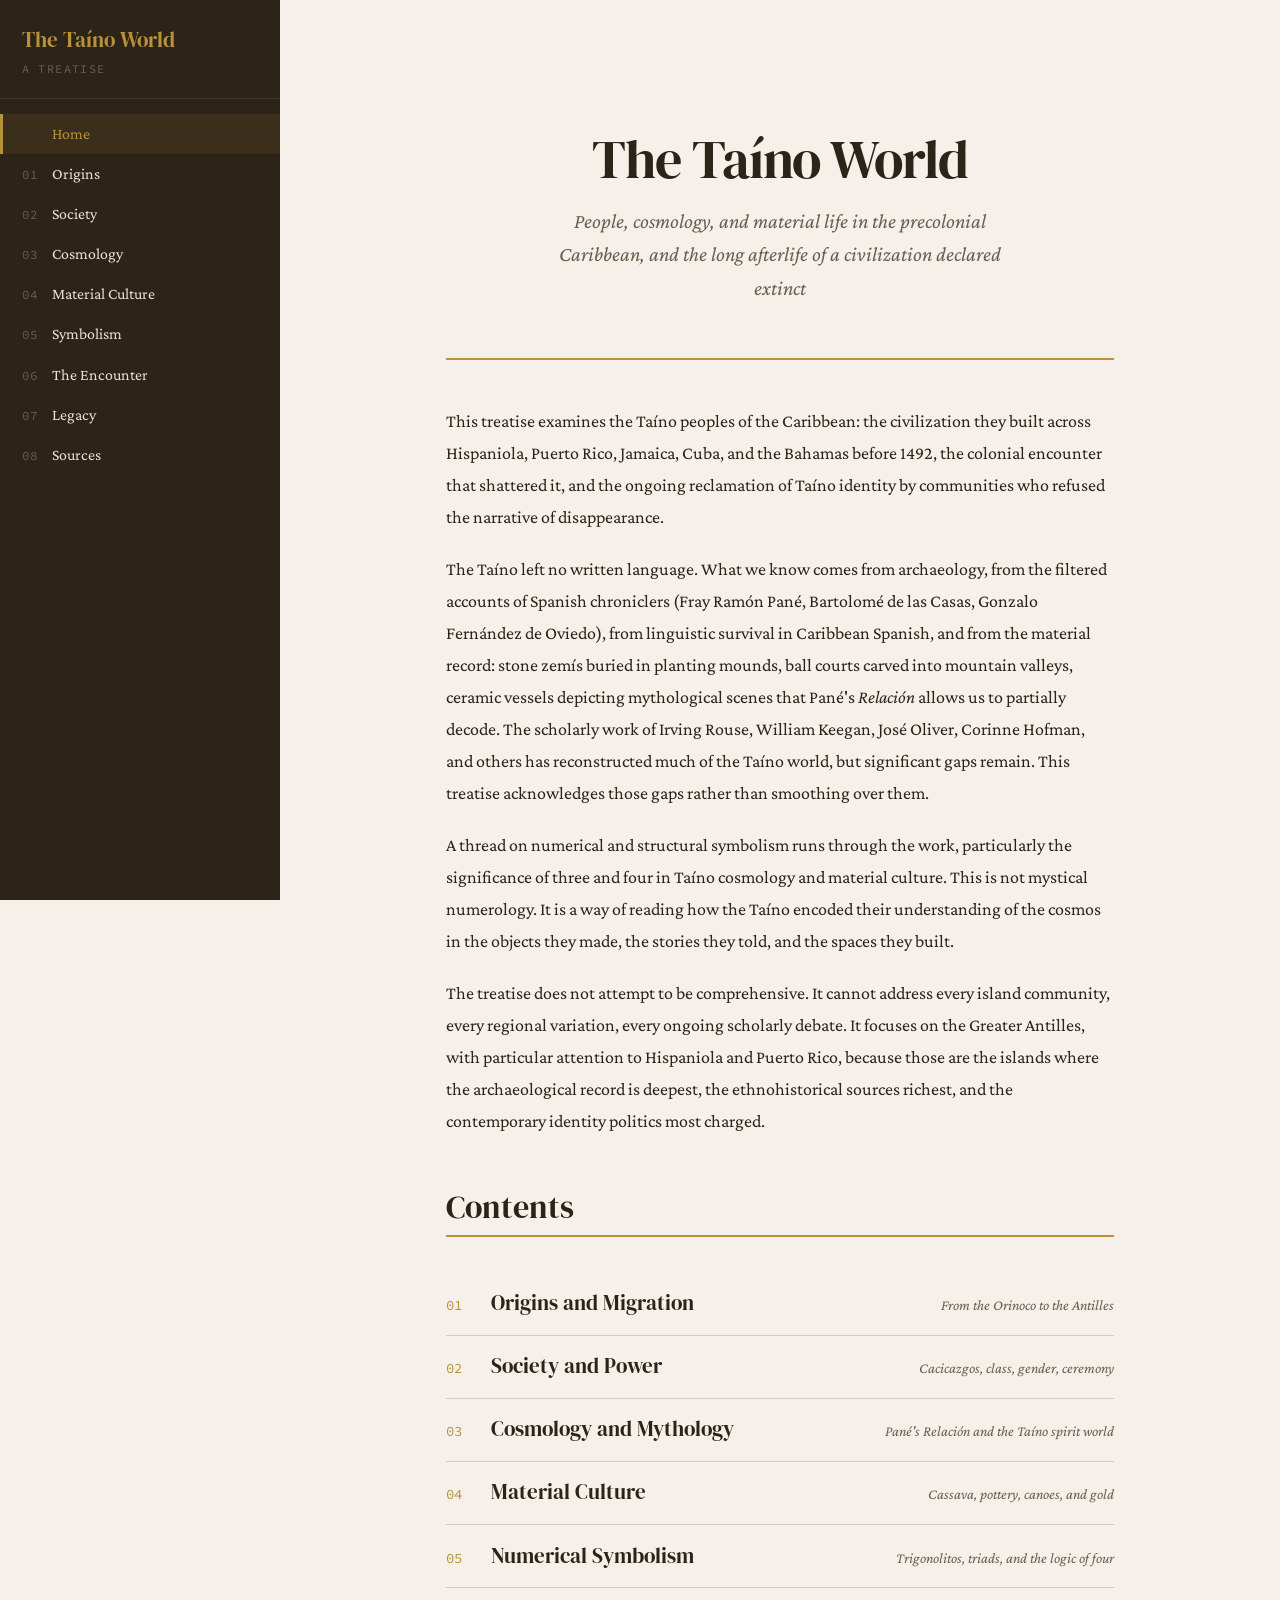
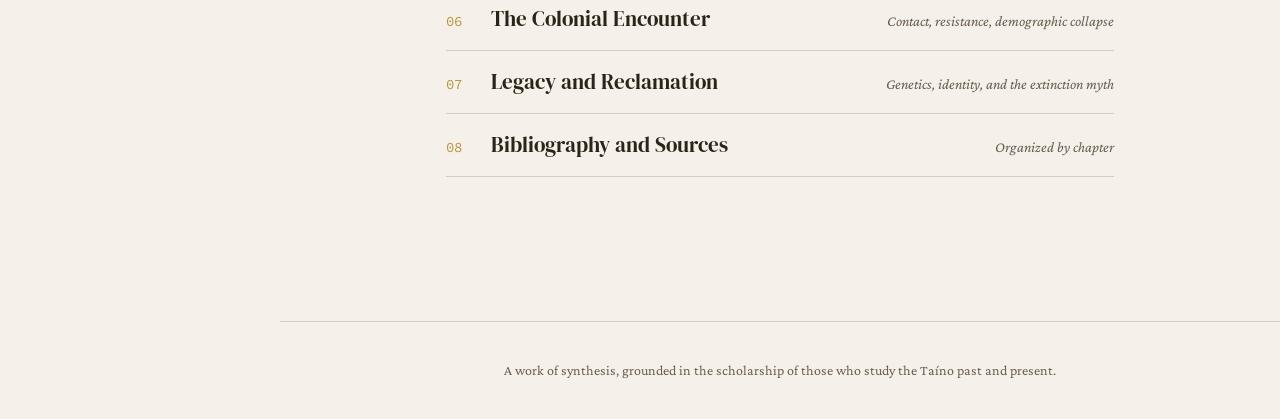
<file: index.html>
<!DOCTYPE html>
<html lang="en">
<head>
  <meta charset="UTF-8">
  <meta name="viewport" content="width=device-width, initial-scale=1.0">
  <title>The Taíno World: A Treatise</title>
  <link rel="stylesheet" href="css/style.css">
</head>
<body>

<button class="menu-toggle" aria-label="Toggle navigation">&#9776;</button>
<div class="sidebar-overlay"></div>

<div class="site-wrapper">
  <aside class="sidebar">
    <div class="sidebar-header">
      <div class="sidebar-title">The Taíno World</div>
      <div class="sidebar-subtitle">A Treatise</div>
    </div>
    <nav>
      <a href="index.html"><span class="chapter-num">&nbsp;</span> Home</a>
      <a href="chapters/01-origins.html"><span class="chapter-num">01</span> Origins</a>
      <a href="chapters/02-society.html"><span class="chapter-num">02</span> Society</a>
      <a href="chapters/03-cosmos.html"><span class="chapter-num">03</span> Cosmology</a>
      <a href="chapters/04-material.html"><span class="chapter-num">04</span> Material Culture</a>
      <a href="chapters/05-symbols.html"><span class="chapter-num">05</span> Symbolism</a>
      <a href="chapters/06-encounter.html"><span class="chapter-num">06</span> The Encounter</a>
      <a href="chapters/07-legacy.html"><span class="chapter-num">07</span> Legacy</a>
      <a href="chapters/08-sources.html"><span class="chapter-num">08</span> Sources</a>
    </nav>
  </aside>

  <main class="main-content">
    <div class="content-wrapper">
      <div class="landing-hero">
        <h1>The Taíno World</h1>
        <p class="subtitle">People, cosmology, and material life in the precolonial Caribbean, and the long afterlife of a civilization declared extinct</p>
      </div>

      <p>This treatise examines the Taíno peoples of the Caribbean: the civilization they built across Hispaniola, Puerto Rico, Jamaica, Cuba, and the Bahamas before 1492, the colonial encounter that shattered it, and the ongoing reclamation of Taíno identity by communities who refused the narrative of disappearance.</p>

      <p>The Taíno left no written language. What we know comes from archaeology, from the filtered accounts of Spanish chroniclers (Fray Ramón Pané, Bartolomé de las Casas, Gonzalo Fernández de Oviedo), from linguistic survival in Caribbean Spanish, and from the material record: stone zemís buried in planting mounds, ball courts carved into mountain valleys, ceramic vessels depicting mythological scenes that Pané's <em>Relación</em> allows us to partially decode. The scholarly work of Irving Rouse, William Keegan, José Oliver, Corinne Hofman, and others has reconstructed much of the Taíno world, but significant gaps remain. This treatise acknowledges those gaps rather than smoothing over them.</p>

      <p>A thread on numerical and structural symbolism runs through the work, particularly the significance of three and four in Taíno cosmology and material culture. This is not mystical numerology. It is a way of reading how the Taíno encoded their understanding of the cosmos in the objects they made, the stories they told, and the spaces they built.</p>

      <p>The treatise does not attempt to be comprehensive. It cannot address every island community, every regional variation, every ongoing scholarly debate. It focuses on the Greater Antilles, with particular attention to Hispaniola and Puerto Rico, because those are the islands where the archaeological record is deepest, the ethnohistorical sources richest, and the contemporary identity politics most charged.</p>

      <h2>Contents</h2>

      <div class="toc">
        <div class="toc-item">
          <a href="chapters/01-origins.html">
            <span class="toc-num">01</span>
            <span class="toc-title">Origins and Migration</span>
            <span class="toc-desc">From the Orinoco to the Antilles</span>
          </a>
        </div>
        <div class="toc-item">
          <a href="chapters/02-society.html">
            <span class="toc-num">02</span>
            <span class="toc-title">Society and Power</span>
            <span class="toc-desc">Cacicazgos, class, gender, ceremony</span>
          </a>
        </div>
        <div class="toc-item">
          <a href="chapters/03-cosmos.html">
            <span class="toc-num">03</span>
            <span class="toc-title">Cosmology and Mythology</span>
            <span class="toc-desc">Pané's Relación and the Taíno spirit world</span>
          </a>
        </div>
        <div class="toc-item">
          <a href="chapters/04-material.html">
            <span class="toc-num">04</span>
            <span class="toc-title">Material Culture</span>
            <span class="toc-desc">Cassava, pottery, canoes, and gold</span>
          </a>
        </div>
        <div class="toc-item">
          <a href="chapters/05-symbols.html">
            <span class="toc-num">05</span>
            <span class="toc-title">Numerical Symbolism</span>
            <span class="toc-desc">Trigonolitos, triads, and the logic of four</span>
          </a>
        </div>
        <div class="toc-item">
          <a href="chapters/06-encounter.html">
            <span class="toc-num">06</span>
            <span class="toc-title">The Colonial Encounter</span>
            <span class="toc-desc">Contact, resistance, demographic collapse</span>
          </a>
        </div>
        <div class="toc-item">
          <a href="chapters/07-legacy.html">
            <span class="toc-num">07</span>
            <span class="toc-title">Legacy and Reclamation</span>
            <span class="toc-desc">Genetics, identity, and the extinction myth</span>
          </a>
        </div>
        <div class="toc-item">
          <a href="chapters/08-sources.html">
            <span class="toc-num">08</span>
            <span class="toc-title">Bibliography and Sources</span>
            <span class="toc-desc">Organized by chapter</span>
          </a>
        </div>
      </div>

    </div>

    <footer class="site-footer">
      A work of synthesis, grounded in the scholarship of those who study the Taíno past and present.
    </footer>
  </main>
</div>

<script src="js/nav.js"></script>
</body>
</html>
</file>
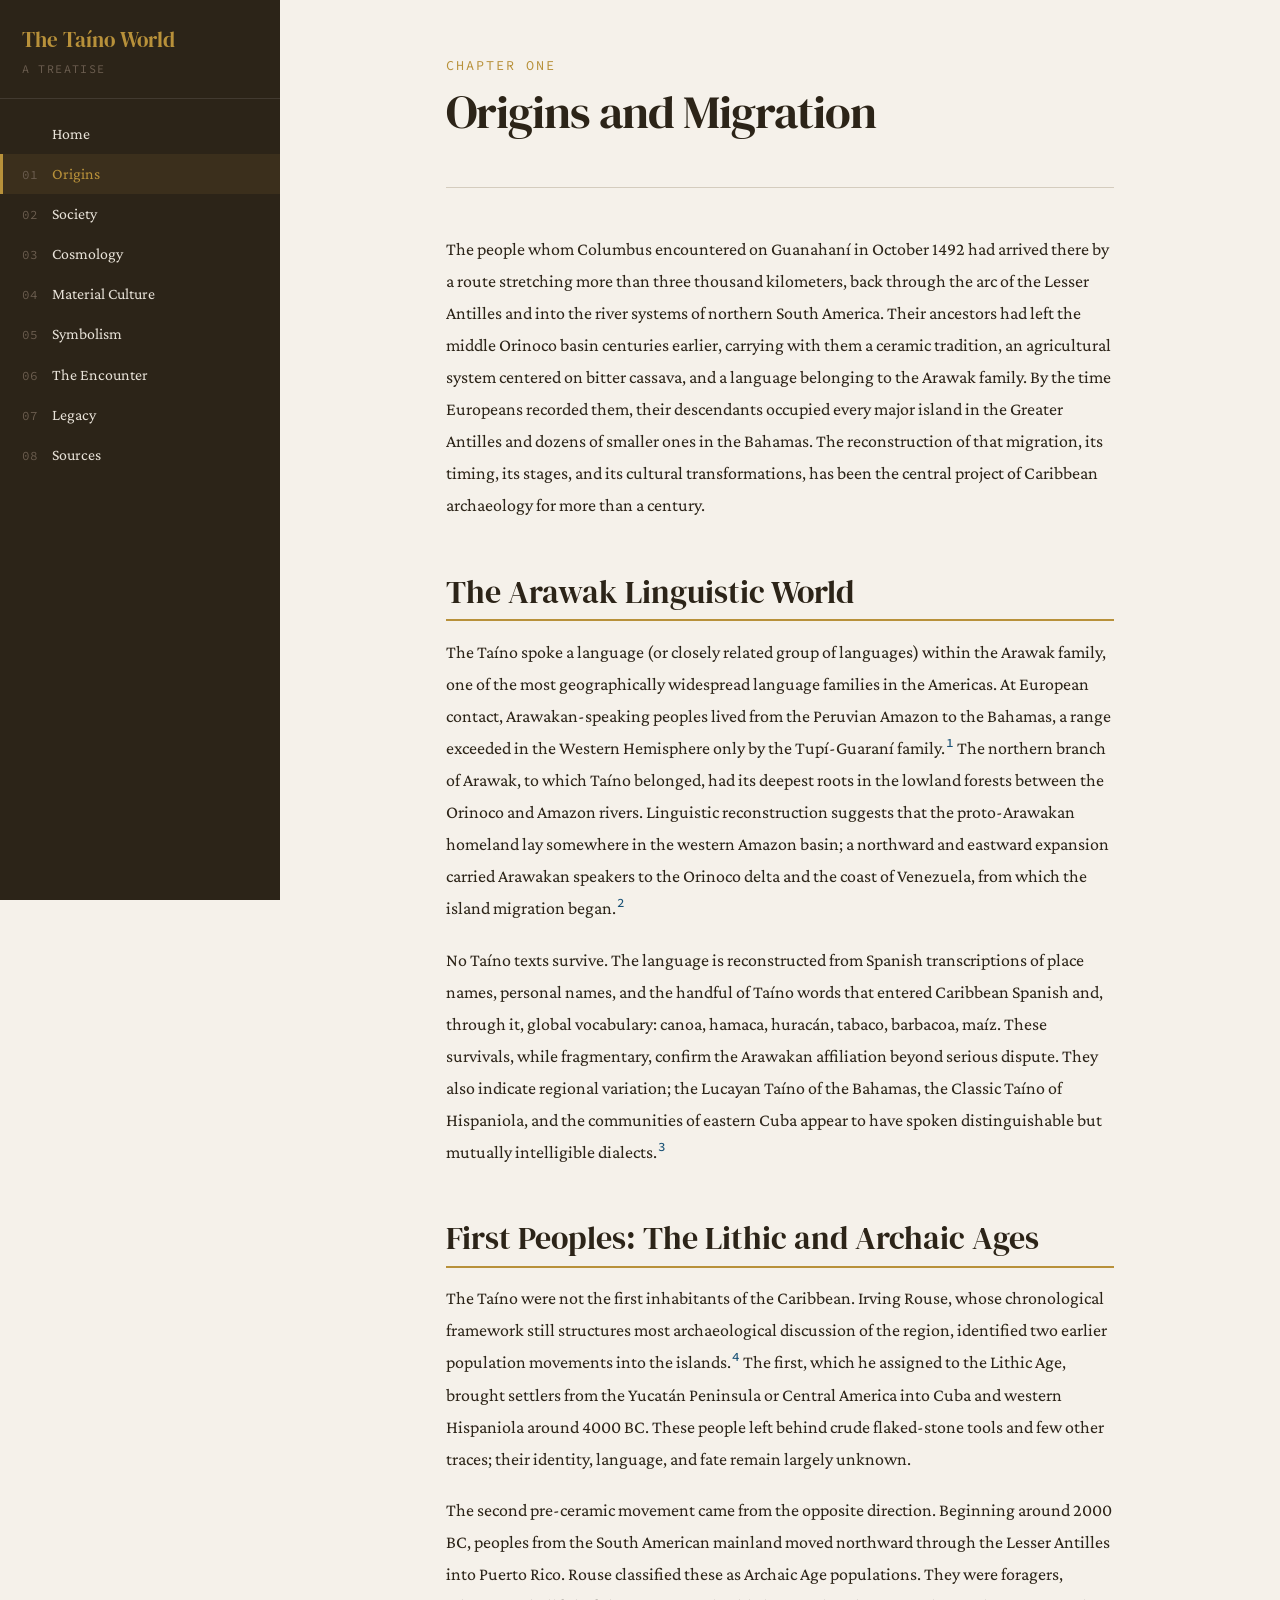
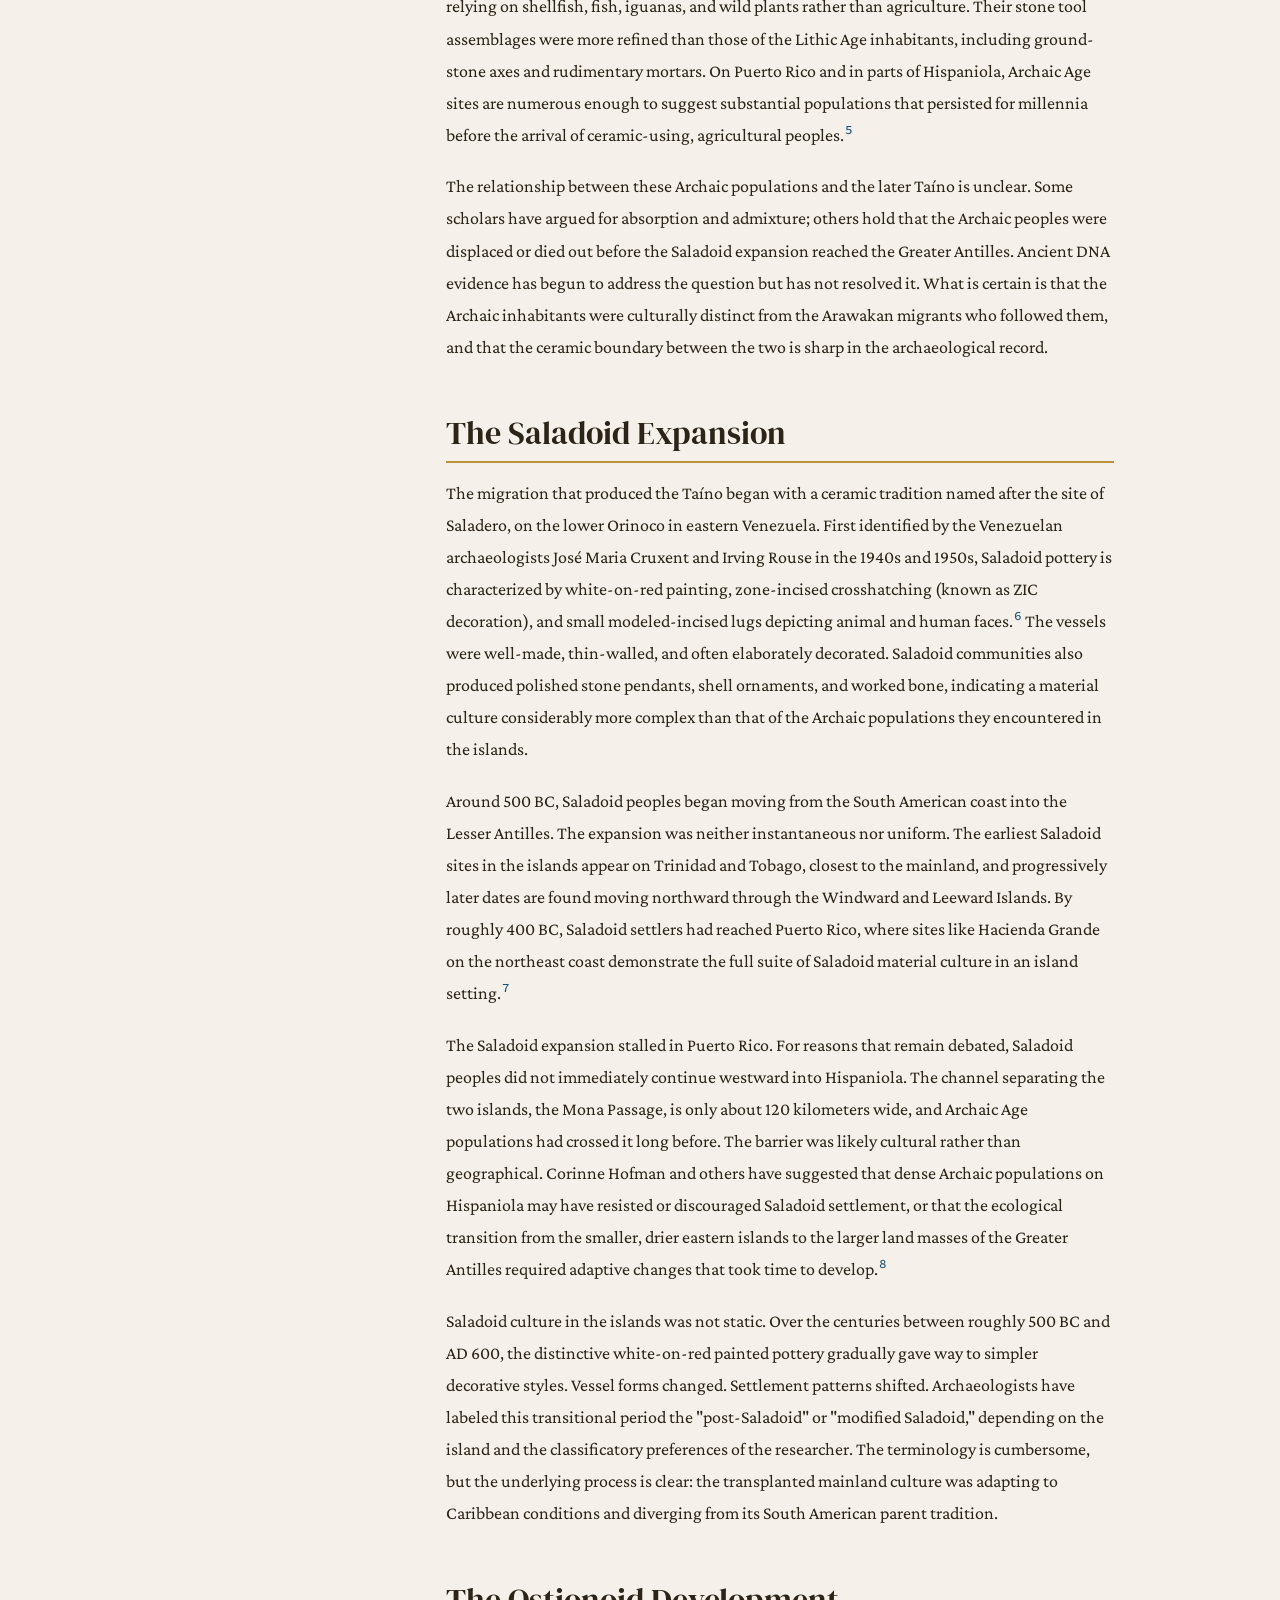
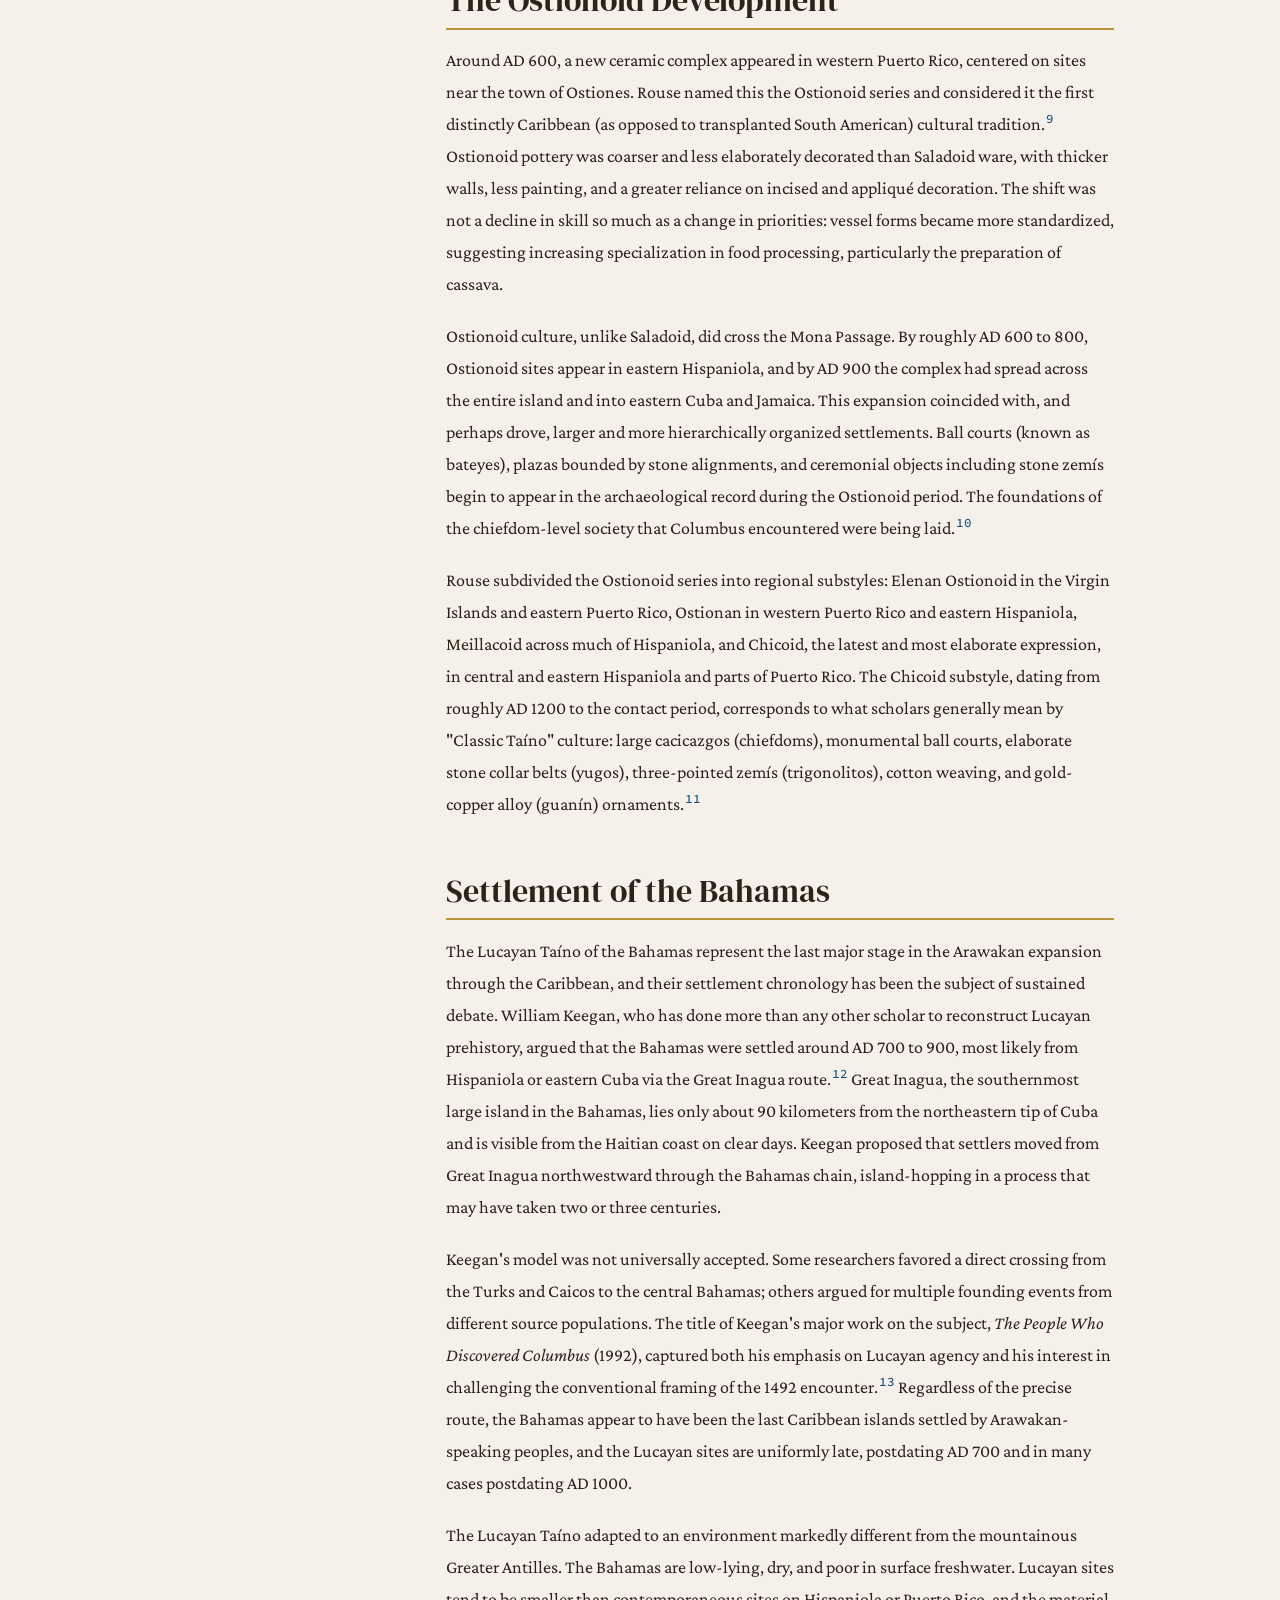
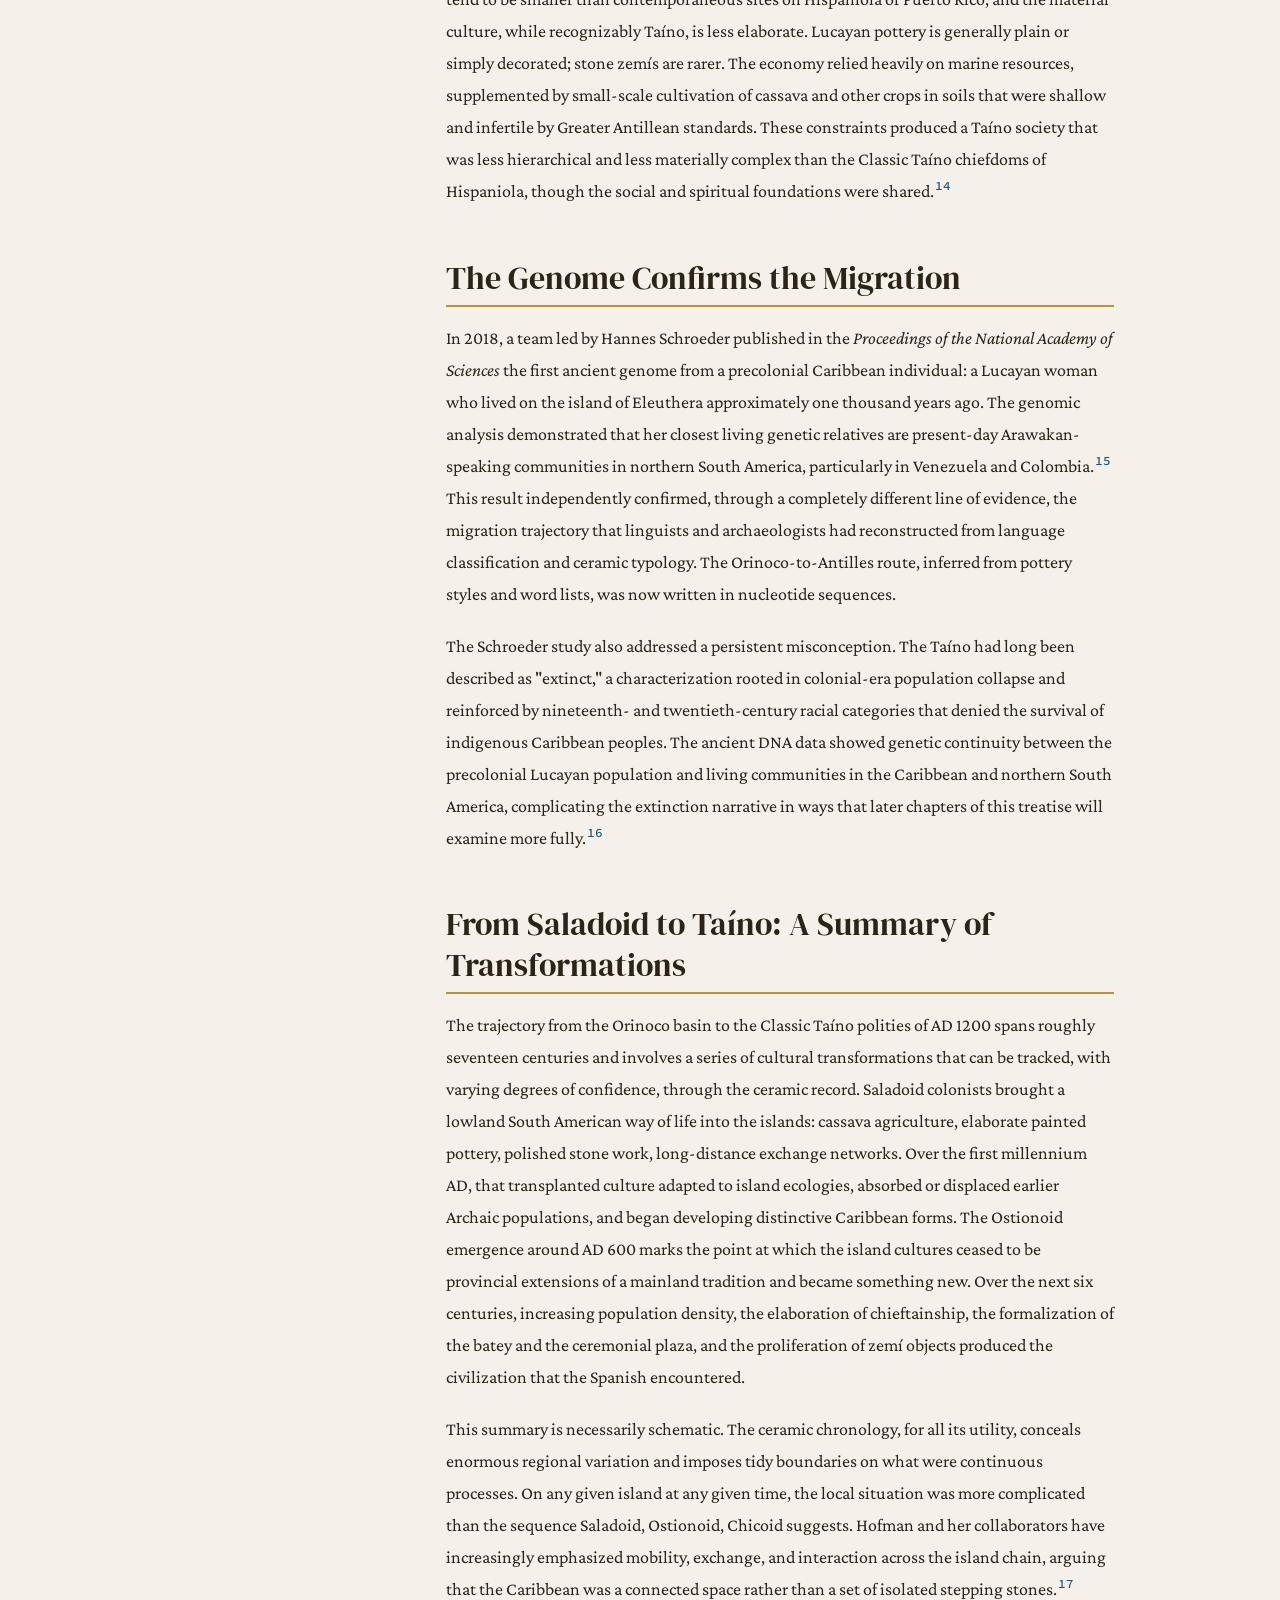
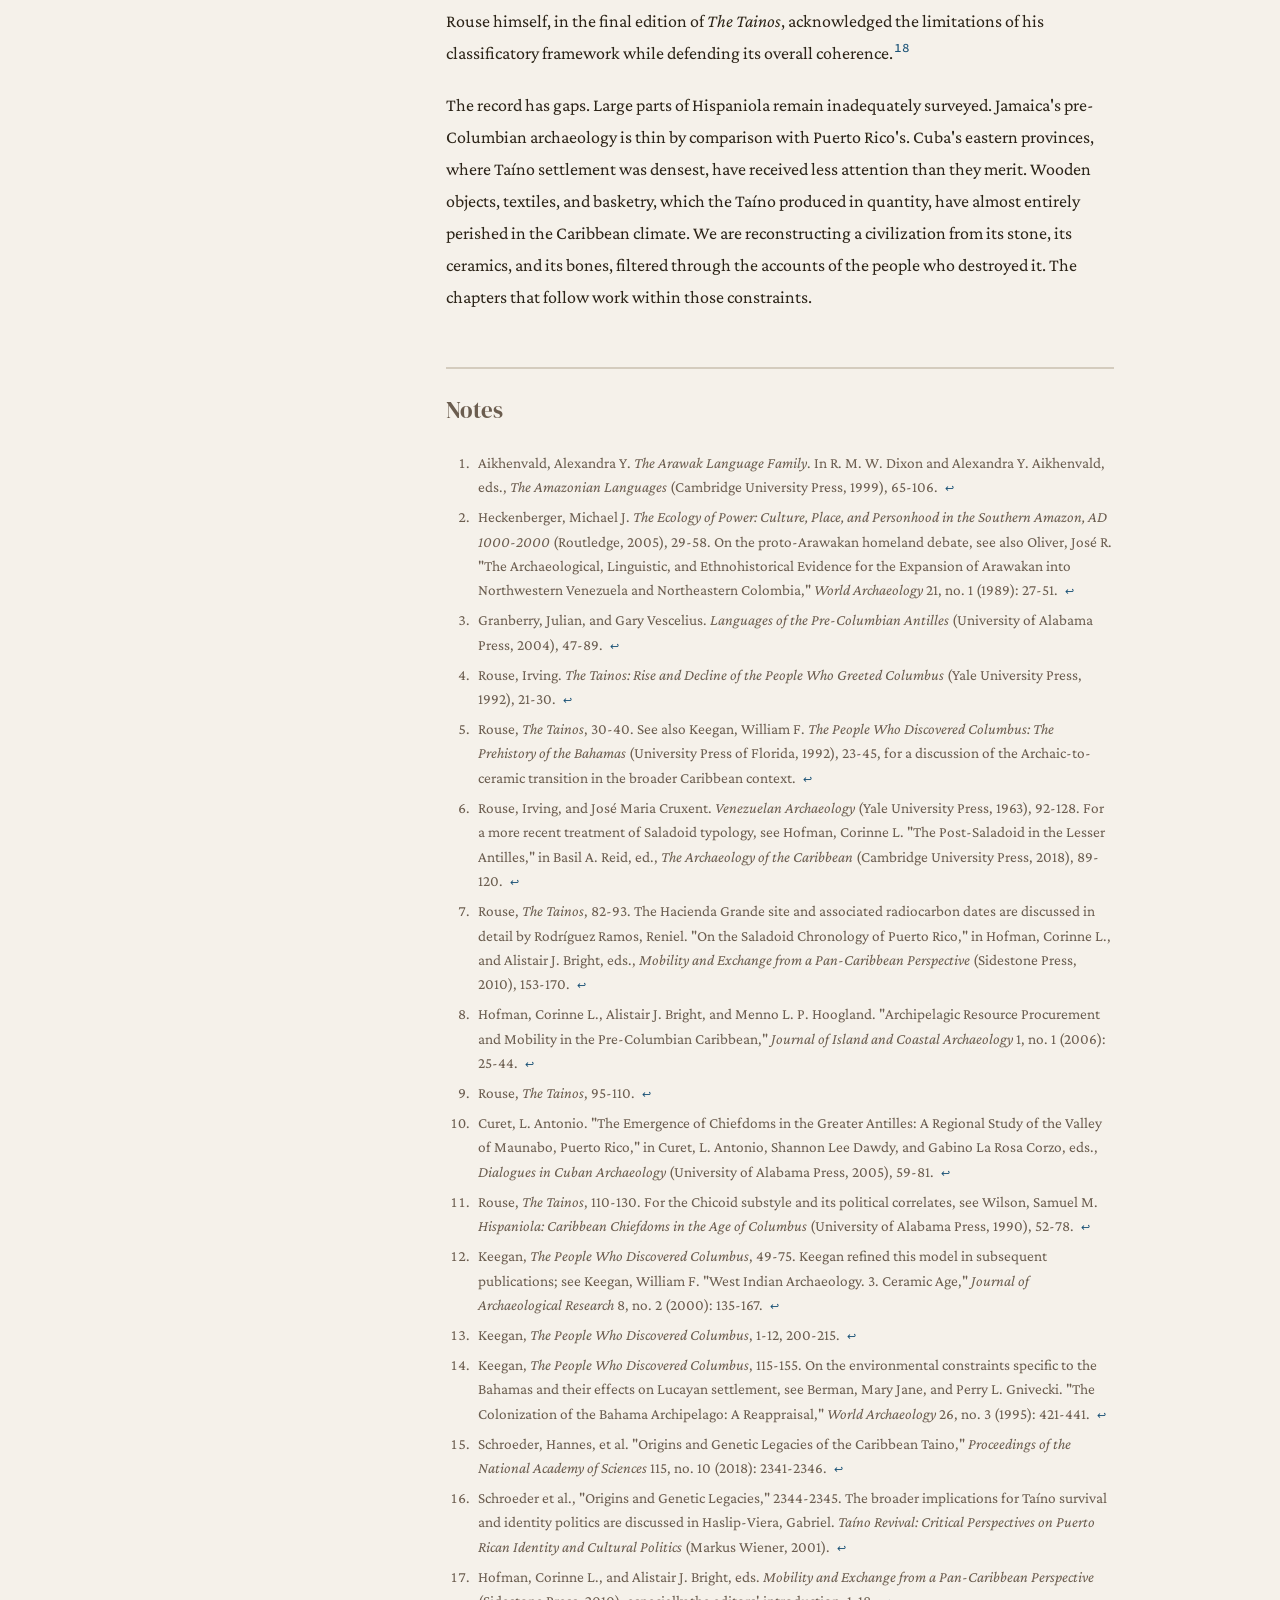
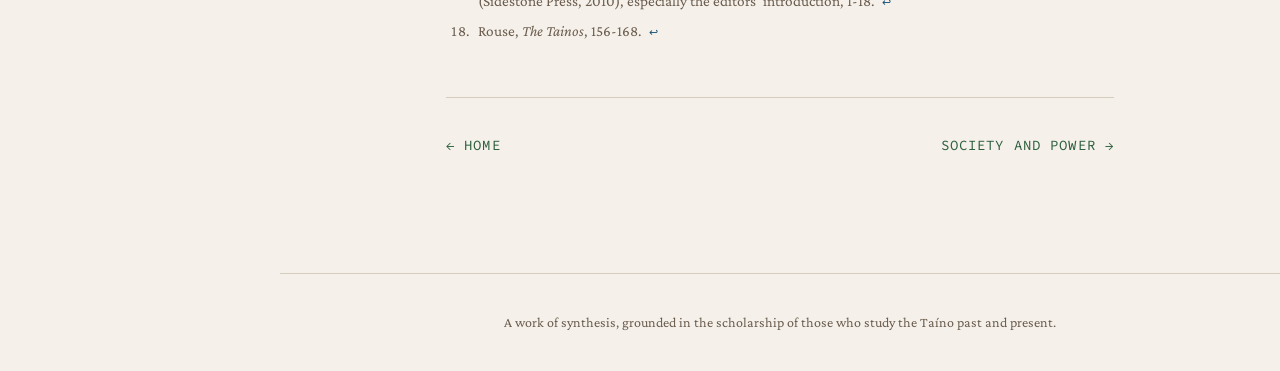
<file: chapters/01-origins.html>
<!DOCTYPE html>
<html lang="en">
<head>
  <meta charset="UTF-8">
  <meta name="viewport" content="width=device-width, initial-scale=1.0">
  <title>Origins and Migration, The Taíno World</title>
  <link rel="stylesheet" href="../css/style.css">
</head>
<body>

<button class="menu-toggle" aria-label="Toggle navigation">&#9776;</button>
<div class="sidebar-overlay"></div>

<div class="site-wrapper">
  <aside class="sidebar">
    <div class="sidebar-header">
      <div class="sidebar-title">The Taíno World</div>
      <div class="sidebar-subtitle">A Treatise</div>
    </div>
    <nav>
      <a href="../index.html"><span class="chapter-num">&nbsp;</span> Home</a>
      <a href="01-origins.html"><span class="chapter-num">01</span> Origins</a>
      <a href="02-society.html"><span class="chapter-num">02</span> Society</a>
      <a href="03-cosmos.html"><span class="chapter-num">03</span> Cosmology</a>
      <a href="04-material.html"><span class="chapter-num">04</span> Material Culture</a>
      <a href="05-symbols.html"><span class="chapter-num">05</span> Symbolism</a>
      <a href="06-encounter.html"><span class="chapter-num">06</span> The Encounter</a>
      <a href="07-legacy.html"><span class="chapter-num">07</span> Legacy</a>
      <a href="08-sources.html"><span class="chapter-num">08</span> Sources</a>
    </nav>
  </aside>

  <main class="main-content">
    <div class="content-wrapper">

      <div class="chapter-header">
        <span class="chapter-number">Chapter One</span>
        <h1>Origins and Migration</h1>
      </div>

      <p>The people whom Columbus encountered on Guanahaní in October 1492 had arrived there by a route stretching more than three thousand kilometers, back through the arc of the Lesser Antilles and into the river systems of northern South America. Their ancestors had left the middle Orinoco basin centuries earlier, carrying with them a ceramic tradition, an agricultural system centered on bitter cassava, and a language belonging to the Arawak family. By the time Europeans recorded them, their descendants occupied every major island in the Greater Antilles and dozens of smaller ones in the Bahamas. The reconstruction of that migration, its timing, its stages, and its cultural transformations, has been the central project of Caribbean archaeology for more than a century.</p>

      <h2>The Arawak Linguistic World</h2>

      <p>The Taíno spoke a language (or closely related group of languages) within the Arawak family, one of the most geographically widespread language families in the Americas. At European contact, Arawakan-speaking peoples lived from the Peruvian Amazon to the Bahamas, a range exceeded in the Western Hemisphere only by the Tupí-Guaraní family.<sup class="footnote-ref"><a href="#fn1" id="fnref1">1</a></sup> The northern branch of Arawak, to which Taíno belonged, had its deepest roots in the lowland forests between the Orinoco and Amazon rivers. Linguistic reconstruction suggests that the proto-Arawakan homeland lay somewhere in the western Amazon basin; a northward and eastward expansion carried Arawakan speakers to the Orinoco delta and the coast of Venezuela, from which the island migration began.<sup class="footnote-ref"><a href="#fn2" id="fnref2">2</a></sup></p>

      <p>No Taíno texts survive. The language is reconstructed from Spanish transcriptions of place names, personal names, and the handful of Taíno words that entered Caribbean Spanish and, through it, global vocabulary: canoa, hamaca, huracán, tabaco, barbacoa, maíz. These survivals, while fragmentary, confirm the Arawakan affiliation beyond serious dispute. They also indicate regional variation; the Lucayan Taíno of the Bahamas, the Classic Taíno of Hispaniola, and the communities of eastern Cuba appear to have spoken distinguishable but mutually intelligible dialects.<sup class="footnote-ref"><a href="#fn3" id="fnref3">3</a></sup></p>

      <h2>First Peoples: The Lithic and Archaic Ages</h2>

      <p>The Taíno were not the first inhabitants of the Caribbean. Irving Rouse, whose chronological framework still structures most archaeological discussion of the region, identified two earlier population movements into the islands.<sup class="footnote-ref"><a href="#fn4" id="fnref4">4</a></sup> The first, which he assigned to the Lithic Age, brought settlers from the Yucatán Peninsula or Central America into Cuba and western Hispaniola around 4000 BC. These people left behind crude flaked-stone tools and few other traces; their identity, language, and fate remain largely unknown.</p>

      <p>The second pre-ceramic movement came from the opposite direction. Beginning around 2000 BC, peoples from the South American mainland moved northward through the Lesser Antilles into Puerto Rico. Rouse classified these as Archaic Age populations. They were foragers, relying on shellfish, fish, iguanas, and wild plants rather than agriculture. Their stone tool assemblages were more refined than those of the Lithic Age inhabitants, including ground-stone axes and rudimentary mortars. On Puerto Rico and in parts of Hispaniola, Archaic Age sites are numerous enough to suggest substantial populations that persisted for millennia before the arrival of ceramic-using, agricultural peoples.<sup class="footnote-ref"><a href="#fn5" id="fnref5">5</a></sup></p>

      <p>The relationship between these Archaic populations and the later Taíno is unclear. Some scholars have argued for absorption and admixture; others hold that the Archaic peoples were displaced or died out before the Saladoid expansion reached the Greater Antilles. Ancient DNA evidence has begun to address the question but has not resolved it. What is certain is that the Archaic inhabitants were culturally distinct from the Arawakan migrants who followed them, and that the ceramic boundary between the two is sharp in the archaeological record.</p>

      <h2>The Saladoid Expansion</h2>

      <p>The migration that produced the Taíno began with a ceramic tradition named after the site of Saladero, on the lower Orinoco in eastern Venezuela. First identified by the Venezuelan archaeologists José Maria Cruxent and Irving Rouse in the 1940s and 1950s, Saladoid pottery is characterized by white-on-red painting, zone-incised crosshatching (known as ZIC decoration), and small modeled-incised lugs depicting animal and human faces.<sup class="footnote-ref"><a href="#fn6" id="fnref6">6</a></sup> The vessels were well-made, thin-walled, and often elaborately decorated. Saladoid communities also produced polished stone pendants, shell ornaments, and worked bone, indicating a material culture considerably more complex than that of the Archaic populations they encountered in the islands.</p>

      <p>Around 500 BC, Saladoid peoples began moving from the South American coast into the Lesser Antilles. The expansion was neither instantaneous nor uniform. The earliest Saladoid sites in the islands appear on Trinidad and Tobago, closest to the mainland, and progressively later dates are found moving northward through the Windward and Leeward Islands. By roughly 400 BC, Saladoid settlers had reached Puerto Rico, where sites like Hacienda Grande on the northeast coast demonstrate the full suite of Saladoid material culture in an island setting.<sup class="footnote-ref"><a href="#fn7" id="fnref7">7</a></sup></p>

      <p>The Saladoid expansion stalled in Puerto Rico. For reasons that remain debated, Saladoid peoples did not immediately continue westward into Hispaniola. The channel separating the two islands, the Mona Passage, is only about 120 kilometers wide, and Archaic Age populations had crossed it long before. The barrier was likely cultural rather than geographical. Corinne Hofman and others have suggested that dense Archaic populations on Hispaniola may have resisted or discouraged Saladoid settlement, or that the ecological transition from the smaller, drier eastern islands to the larger land masses of the Greater Antilles required adaptive changes that took time to develop.<sup class="footnote-ref"><a href="#fn8" id="fnref8">8</a></sup></p>

      <p>Saladoid culture in the islands was not static. Over the centuries between roughly 500 BC and AD 600, the distinctive white-on-red painted pottery gradually gave way to simpler decorative styles. Vessel forms changed. Settlement patterns shifted. Archaeologists have labeled this transitional period the "post-Saladoid" or "modified Saladoid," depending on the island and the classificatory preferences of the researcher. The terminology is cumbersome, but the underlying process is clear: the transplanted mainland culture was adapting to Caribbean conditions and diverging from its South American parent tradition.</p>

      <h2>The Ostionoid Development</h2>

      <p>Around AD 600, a new ceramic complex appeared in western Puerto Rico, centered on sites near the town of Ostiones. Rouse named this the Ostionoid series and considered it the first distinctly Caribbean (as opposed to transplanted South American) cultural tradition.<sup class="footnote-ref"><a href="#fn9" id="fnref9">9</a></sup> Ostionoid pottery was coarser and less elaborately decorated than Saladoid ware, with thicker walls, less painting, and a greater reliance on incised and appliqué decoration. The shift was not a decline in skill so much as a change in priorities: vessel forms became more standardized, suggesting increasing specialization in food processing, particularly the preparation of cassava.</p>

      <p>Ostionoid culture, unlike Saladoid, did cross the Mona Passage. By roughly AD 600 to 800, Ostionoid sites appear in eastern Hispaniola, and by AD 900 the complex had spread across the entire island and into eastern Cuba and Jamaica. This expansion coincided with, and perhaps drove, larger and more hierarchically organized settlements. Ball courts (known as bateyes), plazas bounded by stone alignments, and ceremonial objects including stone zemís begin to appear in the archaeological record during the Ostionoid period. The foundations of the chiefdom-level society that Columbus encountered were being laid.<sup class="footnote-ref"><a href="#fn10" id="fnref10">10</a></sup></p>

      <p>Rouse subdivided the Ostionoid series into regional substyles: Elenan Ostionoid in the Virgin Islands and eastern Puerto Rico, Ostionan in western Puerto Rico and eastern Hispaniola, Meillacoid across much of Hispaniola, and Chicoid, the latest and most elaborate expression, in central and eastern Hispaniola and parts of Puerto Rico. The Chicoid substyle, dating from roughly AD 1200 to the contact period, corresponds to what scholars generally mean by "Classic Taíno" culture: large cacicazgos (chiefdoms), monumental ball courts, elaborate stone collar belts (yugos), three-pointed zemís (trigonolitos), cotton weaving, and gold-copper alloy (guanín) ornaments.<sup class="footnote-ref"><a href="#fn11" id="fnref11">11</a></sup></p>

      <h2>Settlement of the Bahamas</h2>

      <p>The Lucayan Taíno of the Bahamas represent the last major stage in the Arawakan expansion through the Caribbean, and their settlement chronology has been the subject of sustained debate. William Keegan, who has done more than any other scholar to reconstruct Lucayan prehistory, argued that the Bahamas were settled around AD 700 to 900, most likely from Hispaniola or eastern Cuba via the Great Inagua route.<sup class="footnote-ref"><a href="#fn12" id="fnref12">12</a></sup> Great Inagua, the southernmost large island in the Bahamas, lies only about 90 kilometers from the northeastern tip of Cuba and is visible from the Haitian coast on clear days. Keegan proposed that settlers moved from Great Inagua northwestward through the Bahamas chain, island-hopping in a process that may have taken two or three centuries.</p>

      <p>Keegan's model was not universally accepted. Some researchers favored a direct crossing from the Turks and Caicos to the central Bahamas; others argued for multiple founding events from different source populations. The title of Keegan's major work on the subject, <em>The People Who Discovered Columbus</em> (1992), captured both his emphasis on Lucayan agency and his interest in challenging the conventional framing of the 1492 encounter.<sup class="footnote-ref"><a href="#fn13" id="fnref13">13</a></sup> Regardless of the precise route, the Bahamas appear to have been the last Caribbean islands settled by Arawakan-speaking peoples, and the Lucayan sites are uniformly late, postdating AD 700 and in many cases postdating AD 1000.</p>

      <p>The Lucayan Taíno adapted to an environment markedly different from the mountainous Greater Antilles. The Bahamas are low-lying, dry, and poor in surface freshwater. Lucayan sites tend to be smaller than contemporaneous sites on Hispaniola or Puerto Rico, and the material culture, while recognizably Taíno, is less elaborate. Lucayan pottery is generally plain or simply decorated; stone zemís are rarer. The economy relied heavily on marine resources, supplemented by small-scale cultivation of cassava and other crops in soils that were shallow and infertile by Greater Antillean standards. These constraints produced a Taíno society that was less hierarchical and less materially complex than the Classic Taíno chiefdoms of Hispaniola, though the social and spiritual foundations were shared.<sup class="footnote-ref"><a href="#fn14" id="fnref14">14</a></sup></p>

      <h2>The Genome Confirms the Migration</h2>

      <p>In 2018, a team led by Hannes Schroeder published in the <em>Proceedings of the National Academy of Sciences</em> the first ancient genome from a precolonial Caribbean individual: a Lucayan woman who lived on the island of Eleuthera approximately one thousand years ago. The genomic analysis demonstrated that her closest living genetic relatives are present-day Arawakan-speaking communities in northern South America, particularly in Venezuela and Colombia.<sup class="footnote-ref"><a href="#fn15" id="fnref15">15</a></sup> This result independently confirmed, through a completely different line of evidence, the migration trajectory that linguists and archaeologists had reconstructed from language classification and ceramic typology. The Orinoco-to-Antilles route, inferred from pottery styles and word lists, was now written in nucleotide sequences.</p>

      <p>The Schroeder study also addressed a persistent misconception. The Taíno had long been described as "extinct," a characterization rooted in colonial-era population collapse and reinforced by nineteenth- and twentieth-century racial categories that denied the survival of indigenous Caribbean peoples. The ancient DNA data showed genetic continuity between the precolonial Lucayan population and living communities in the Caribbean and northern South America, complicating the extinction narrative in ways that later chapters of this treatise will examine more fully.<sup class="footnote-ref"><a href="#fn16" id="fnref16">16</a></sup></p>

      <h2>From Saladoid to Taíno: A Summary of Transformations</h2>

      <p>The trajectory from the Orinoco basin to the Classic Taíno polities of AD 1200 spans roughly seventeen centuries and involves a series of cultural transformations that can be tracked, with varying degrees of confidence, through the ceramic record. Saladoid colonists brought a lowland South American way of life into the islands: cassava agriculture, elaborate painted pottery, polished stone work, long-distance exchange networks. Over the first millennium AD, that transplanted culture adapted to island ecologies, absorbed or displaced earlier Archaic populations, and began developing distinctive Caribbean forms. The Ostionoid emergence around AD 600 marks the point at which the island cultures ceased to be provincial extensions of a mainland tradition and became something new. Over the next six centuries, increasing population density, the elaboration of chieftainship, the formalization of the batey and the ceremonial plaza, and the proliferation of zemí objects produced the civilization that the Spanish encountered.</p>

      <p>This summary is necessarily schematic. The ceramic chronology, for all its utility, conceals enormous regional variation and imposes tidy boundaries on what were continuous processes. On any given island at any given time, the local situation was more complicated than the sequence Saladoid, Ostionoid, Chicoid suggests. Hofman and her collaborators have increasingly emphasized mobility, exchange, and interaction across the island chain, arguing that the Caribbean was a connected space rather than a set of isolated stepping stones.<sup class="footnote-ref"><a href="#fn17" id="fnref17">17</a></sup> Rouse himself, in the final edition of <em>The Tainos</em>, acknowledged the limitations of his classificatory framework while defending its overall coherence.<sup class="footnote-ref"><a href="#fn18" id="fnref18">18</a></sup></p>

      <p>The record has gaps. Large parts of Hispaniola remain inadequately surveyed. Jamaica's pre-Columbian archaeology is thin by comparison with Puerto Rico's. Cuba's eastern provinces, where Taíno settlement was densest, have received less attention than they merit. Wooden objects, textiles, and basketry, which the Taíno produced in quantity, have almost entirely perished in the Caribbean climate. We are reconstructing a civilization from its stone, its ceramics, and its bones, filtered through the accounts of the people who destroyed it. The chapters that follow work within those constraints.</p>

      <div class="endnotes">
        <h2>Notes</h2>
        <ol>
          <li id="fn1">Aikhenvald, Alexandra Y. <em>The Arawak Language Family</em>. In R. M. W. Dixon and Alexandra Y. Aikhenvald, eds., <em>The Amazonian Languages</em> (Cambridge University Press, 1999), 65-106. <a href="#fnref1" class="backref">↩</a></li>
          <li id="fn2">Heckenberger, Michael J. <em>The Ecology of Power: Culture, Place, and Personhood in the Southern Amazon, AD 1000-2000</em> (Routledge, 2005), 29-58. On the proto-Arawakan homeland debate, see also Oliver, José R. "The Archaeological, Linguistic, and Ethnohistorical Evidence for the Expansion of Arawakan into Northwestern Venezuela and Northeastern Colombia," <em>World Archaeology</em> 21, no. 1 (1989): 27-51. <a href="#fnref2" class="backref">↩</a></li>
          <li id="fn3">Granberry, Julian, and Gary Vescelius. <em>Languages of the Pre-Columbian Antilles</em> (University of Alabama Press, 2004), 47-89. <a href="#fnref3" class="backref">↩</a></li>
          <li id="fn4">Rouse, Irving. <em>The Tainos: Rise and Decline of the People Who Greeted Columbus</em> (Yale University Press, 1992), 21-30. <a href="#fnref4" class="backref">↩</a></li>
          <li id="fn5">Rouse, <em>The Tainos</em>, 30-40. See also Keegan, William F. <em>The People Who Discovered Columbus: The Prehistory of the Bahamas</em> (University Press of Florida, 1992), 23-45, for a discussion of the Archaic-to-ceramic transition in the broader Caribbean context. <a href="#fnref5" class="backref">↩</a></li>
          <li id="fn6">Rouse, Irving, and José Maria Cruxent. <em>Venezuelan Archaeology</em> (Yale University Press, 1963), 92-128. For a more recent treatment of Saladoid typology, see Hofman, Corinne L. "The Post-Saladoid in the Lesser Antilles," in Basil A. Reid, ed., <em>The Archaeology of the Caribbean</em> (Cambridge University Press, 2018), 89-120. <a href="#fnref6" class="backref">↩</a></li>
          <li id="fn7">Rouse, <em>The Tainos</em>, 82-93. The Hacienda Grande site and associated radiocarbon dates are discussed in detail by Rodríguez Ramos, Reniel. "On the Saladoid Chronology of Puerto Rico," in Hofman, Corinne L., and Alistair J. Bright, eds., <em>Mobility and Exchange from a Pan-Caribbean Perspective</em> (Sidestone Press, 2010), 153-170. <a href="#fnref7" class="backref">↩</a></li>
          <li id="fn8">Hofman, Corinne L., Alistair J. Bright, and Menno L. P. Hoogland. "Archipelagic Resource Procurement and Mobility in the Pre-Columbian Caribbean," <em>Journal of Island and Coastal Archaeology</em> 1, no. 1 (2006): 25-44. <a href="#fnref8" class="backref">↩</a></li>
          <li id="fn9">Rouse, <em>The Tainos</em>, 95-110. <a href="#fnref9" class="backref">↩</a></li>
          <li id="fn10">Curet, L. Antonio. "The Emergence of Chiefdoms in the Greater Antilles: A Regional Study of the Valley of Maunabo, Puerto Rico," in Curet, L. Antonio, Shannon Lee Dawdy, and Gabino La Rosa Corzo, eds., <em>Dialogues in Cuban Archaeology</em> (University of Alabama Press, 2005), 59-81. <a href="#fnref10" class="backref">↩</a></li>
          <li id="fn11">Rouse, <em>The Tainos</em>, 110-130. For the Chicoid substyle and its political correlates, see Wilson, Samuel M. <em>Hispaniola: Caribbean Chiefdoms in the Age of Columbus</em> (University of Alabama Press, 1990), 52-78. <a href="#fnref11" class="backref">↩</a></li>
          <li id="fn12">Keegan, <em>The People Who Discovered Columbus</em>, 49-75. Keegan refined this model in subsequent publications; see Keegan, William F. "West Indian Archaeology. 3. Ceramic Age," <em>Journal of Archaeological Research</em> 8, no. 2 (2000): 135-167. <a href="#fnref12" class="backref">↩</a></li>
          <li id="fn13">Keegan, <em>The People Who Discovered Columbus</em>, 1-12, 200-215. <a href="#fnref13" class="backref">↩</a></li>
          <li id="fn14">Keegan, <em>The People Who Discovered Columbus</em>, 115-155. On the environmental constraints specific to the Bahamas and their effects on Lucayan settlement, see Berman, Mary Jane, and Perry L. Gnivecki. "The Colonization of the Bahama Archipelago: A Reappraisal," <em>World Archaeology</em> 26, no. 3 (1995): 421-441. <a href="#fnref14" class="backref">↩</a></li>
          <li id="fn15">Schroeder, Hannes, et al. "Origins and Genetic Legacies of the Caribbean Taino," <em>Proceedings of the National Academy of Sciences</em> 115, no. 10 (2018): 2341-2346. <a href="#fnref15" class="backref">↩</a></li>
          <li id="fn16">Schroeder et al., "Origins and Genetic Legacies," 2344-2345. The broader implications for Taíno survival and identity politics are discussed in Haslip-Viera, Gabriel. <em>Taíno Revival: Critical Perspectives on Puerto Rican Identity and Cultural Politics</em> (Markus Wiener, 2001). <a href="#fnref16" class="backref">↩</a></li>
          <li id="fn17">Hofman, Corinne L., and Alistair J. Bright, eds. <em>Mobility and Exchange from a Pan-Caribbean Perspective</em> (Sidestone Press, 2010), especially the editors' introduction, 1-18. <a href="#fnref17" class="backref">↩</a></li>
          <li id="fn18">Rouse, <em>The Tainos</em>, 156-168. <a href="#fnref18" class="backref">↩</a></li>
        </ol>
      </div>

      <div class="chapter-nav">
        <a href="../index.html" class="prev">&larr; Home</a>
        <a href="02-society.html" class="next">Society and Power &rarr;</a>
      </div>

    </div>

    <footer class="site-footer">
      A work of synthesis, grounded in the scholarship of those who study the Taíno past and present.
    </footer>
  </main>
</div>

<script src="../js/nav.js"></script>
</body>
</html>
</file>
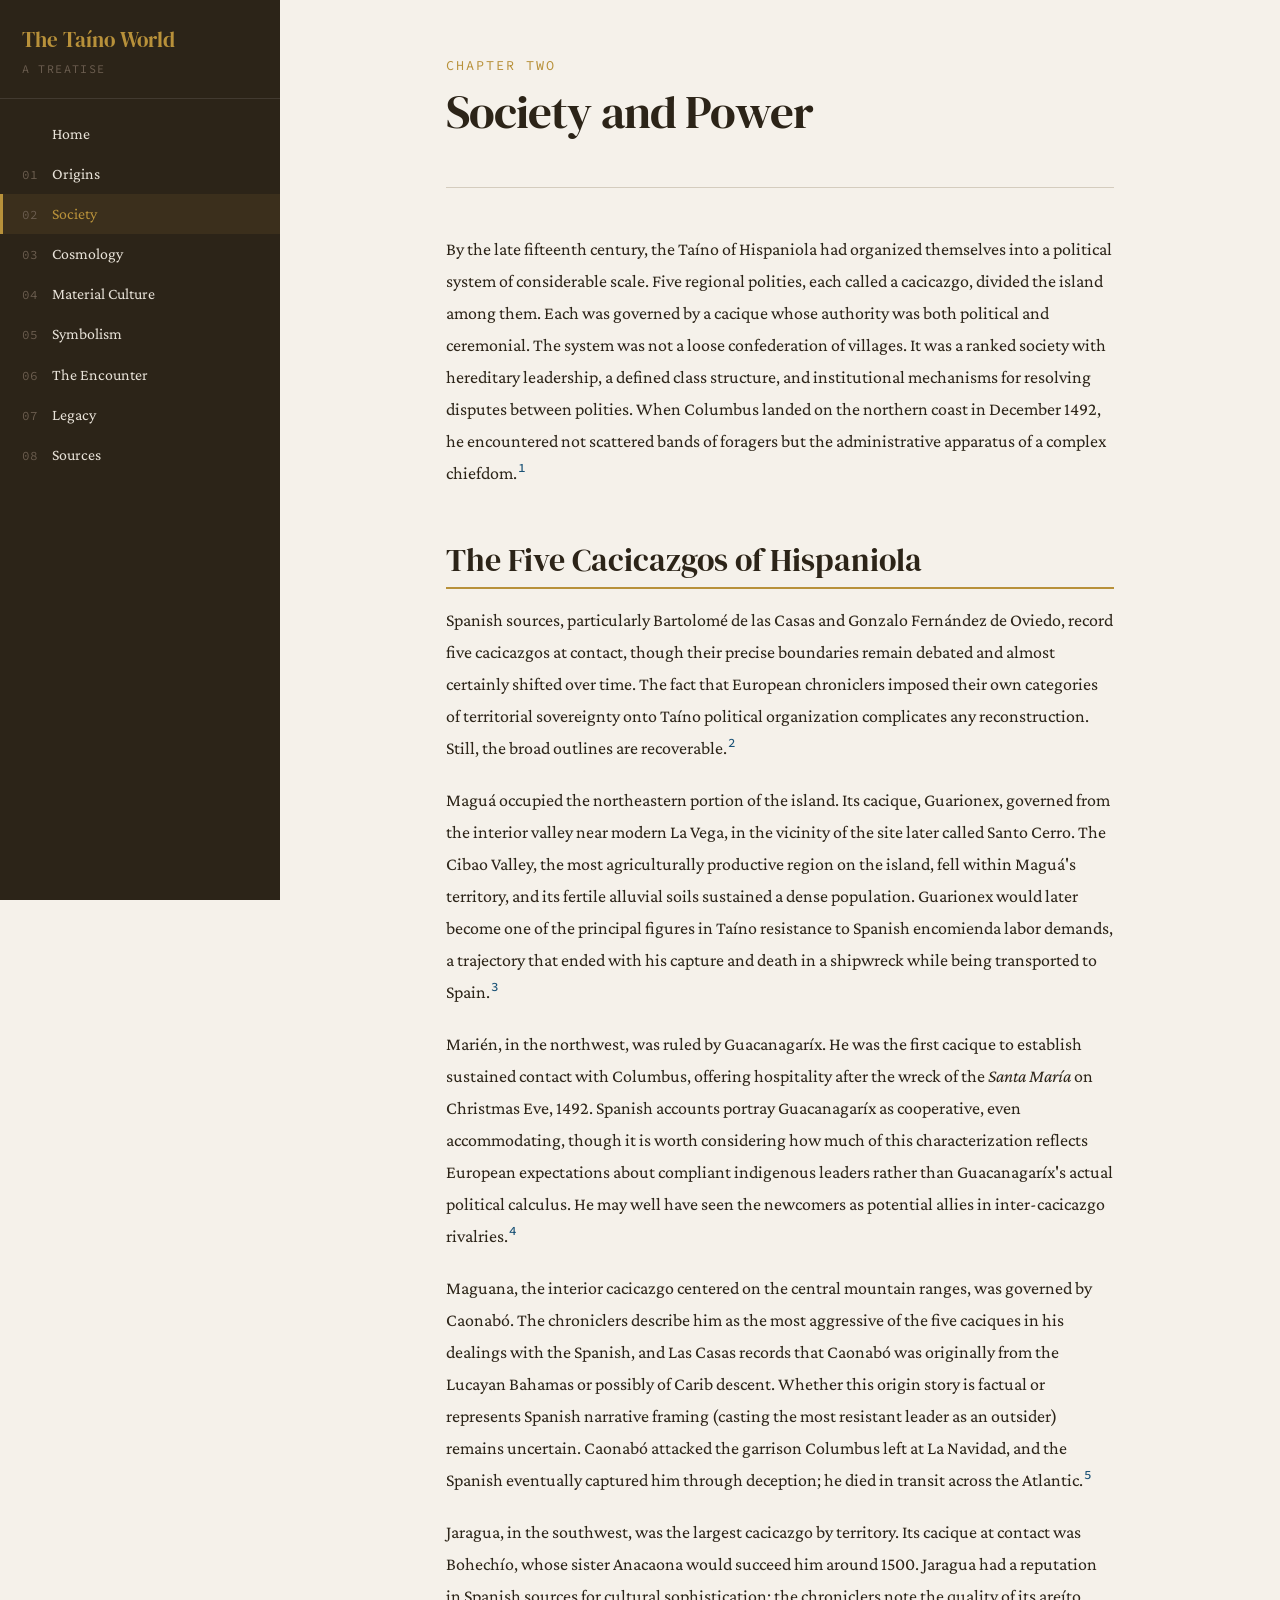
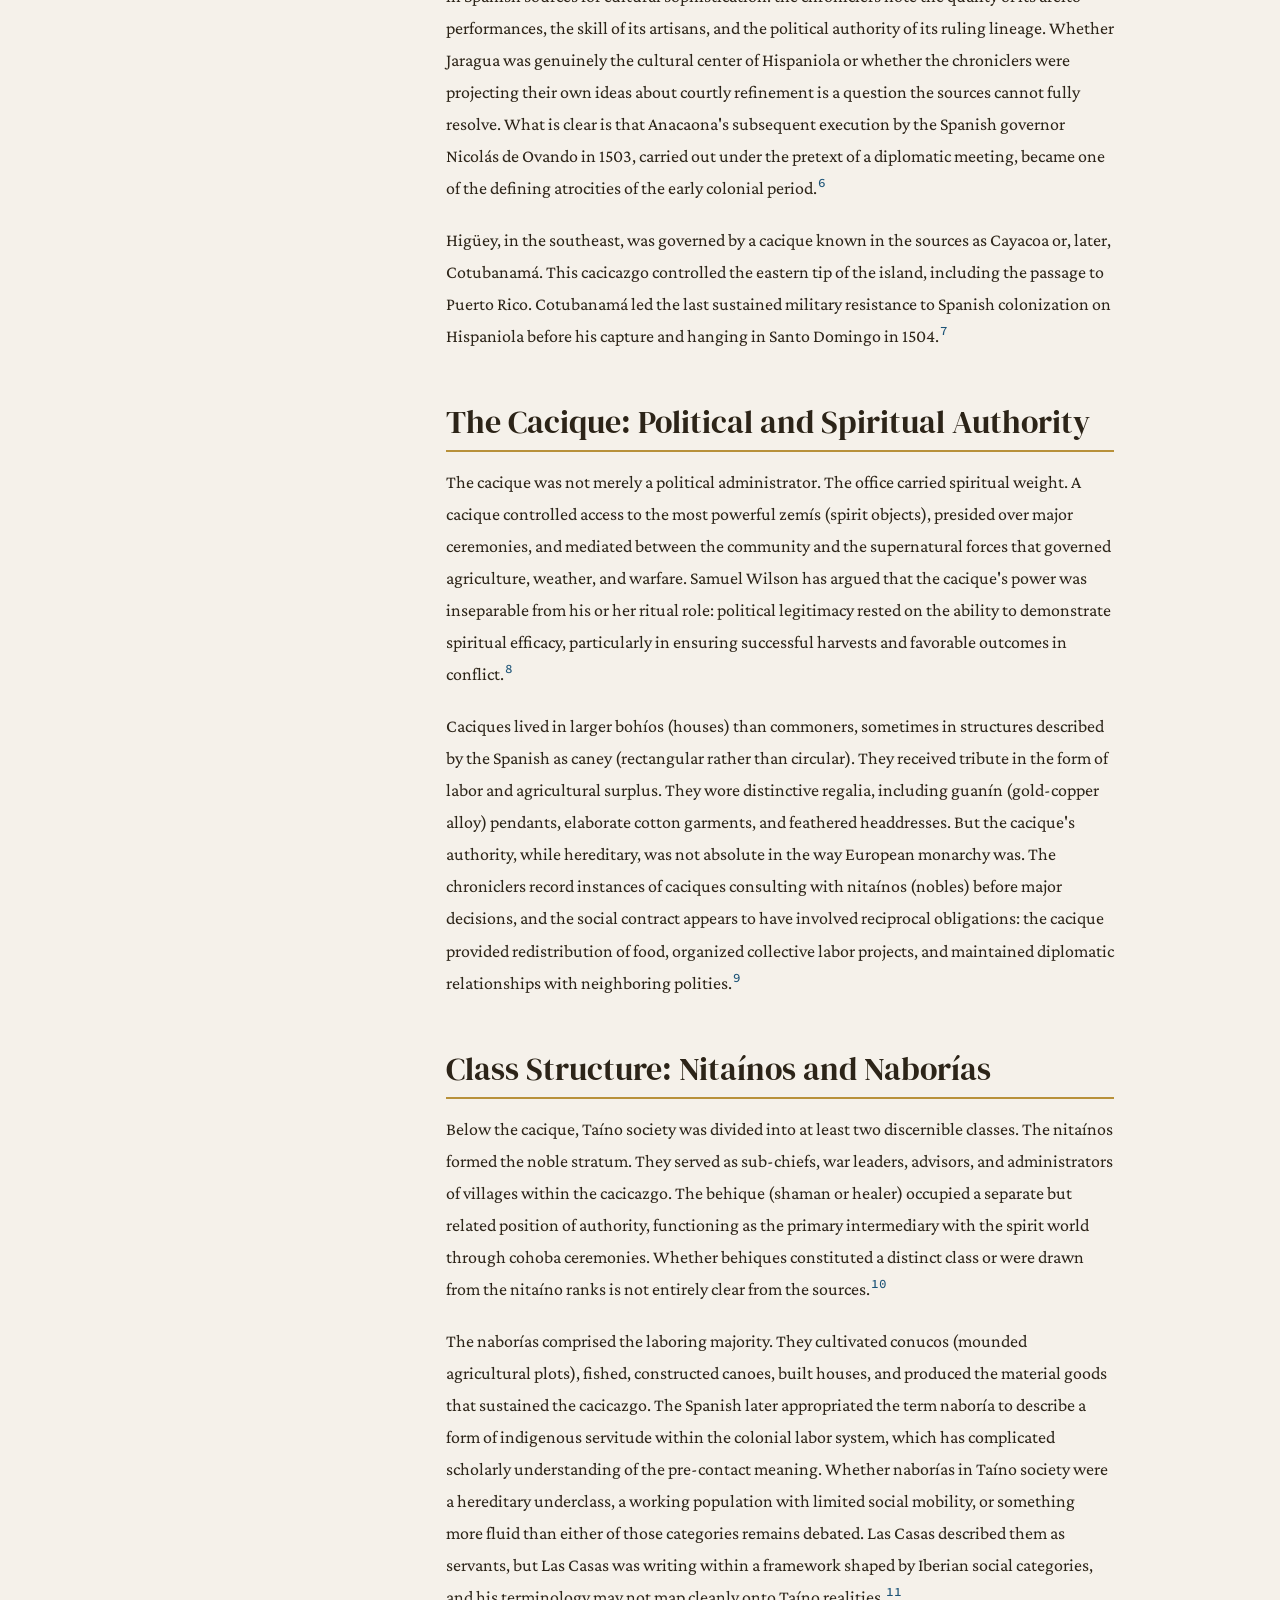
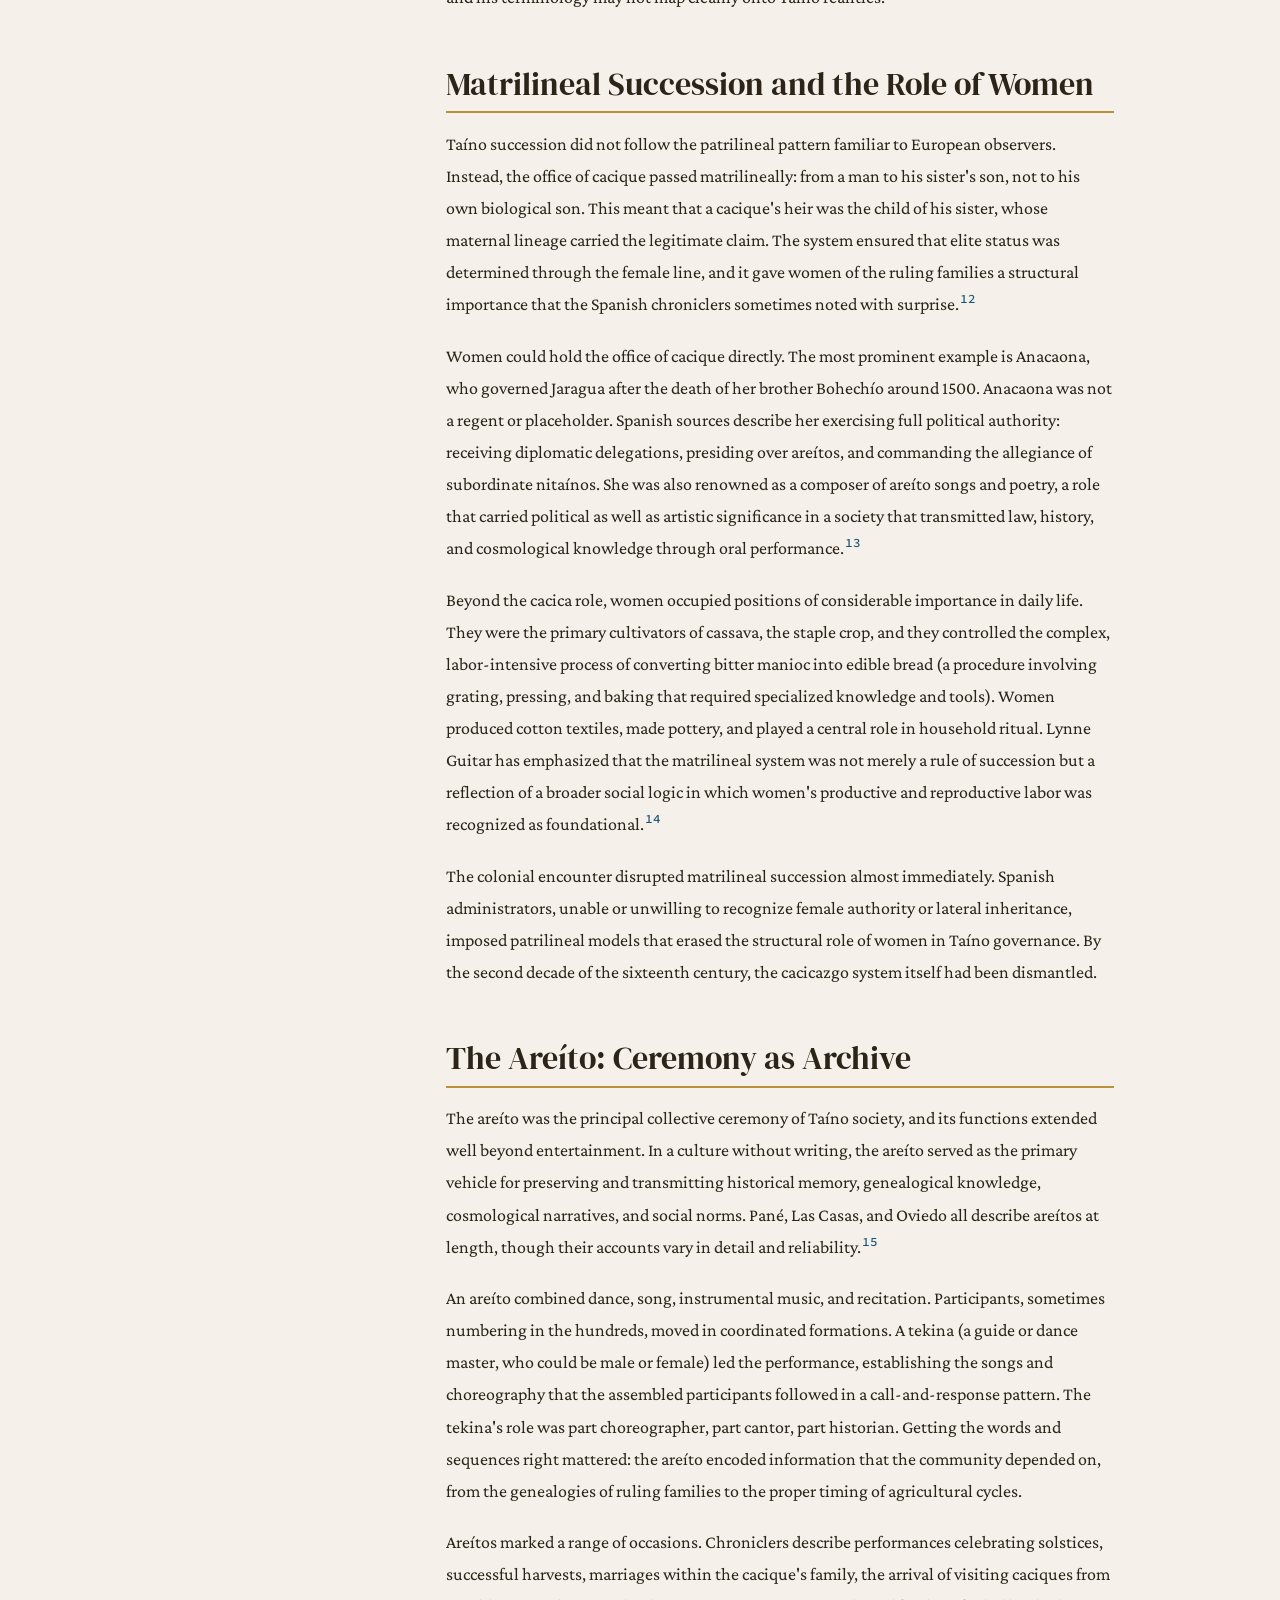
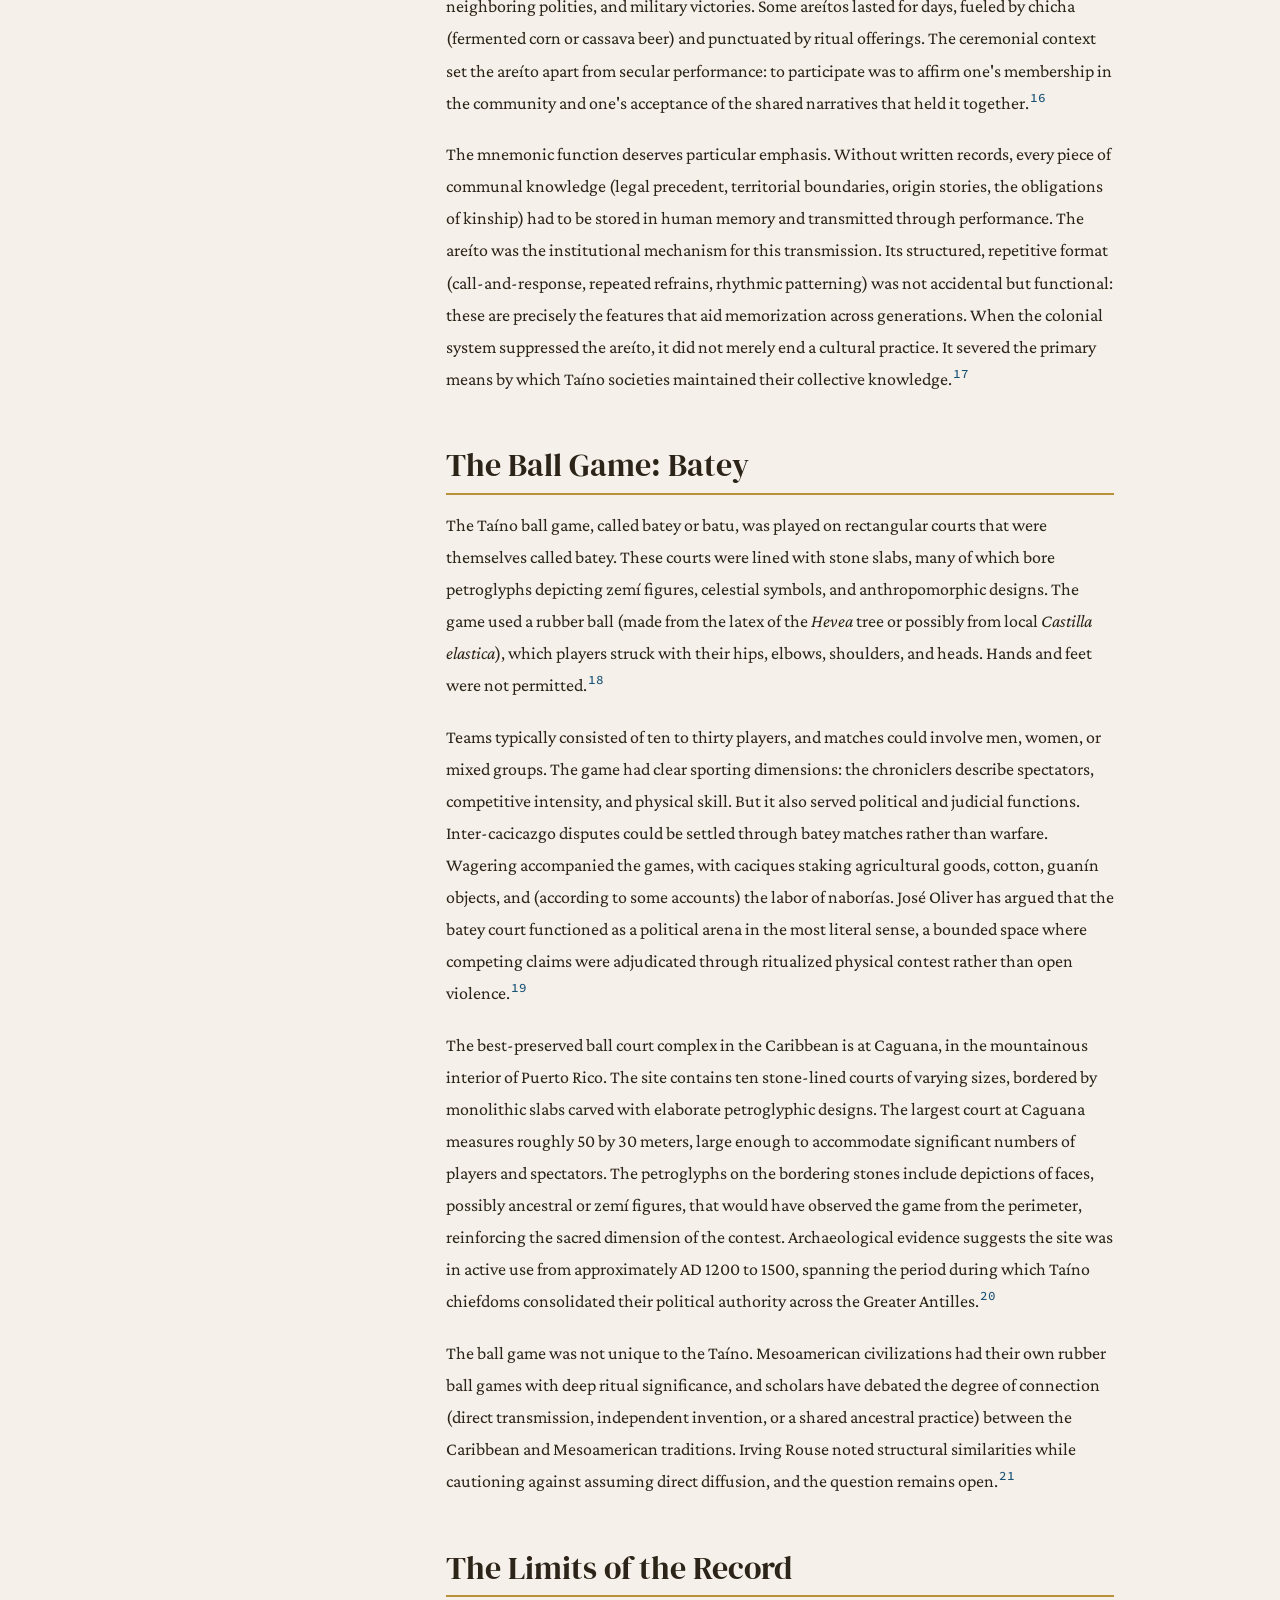
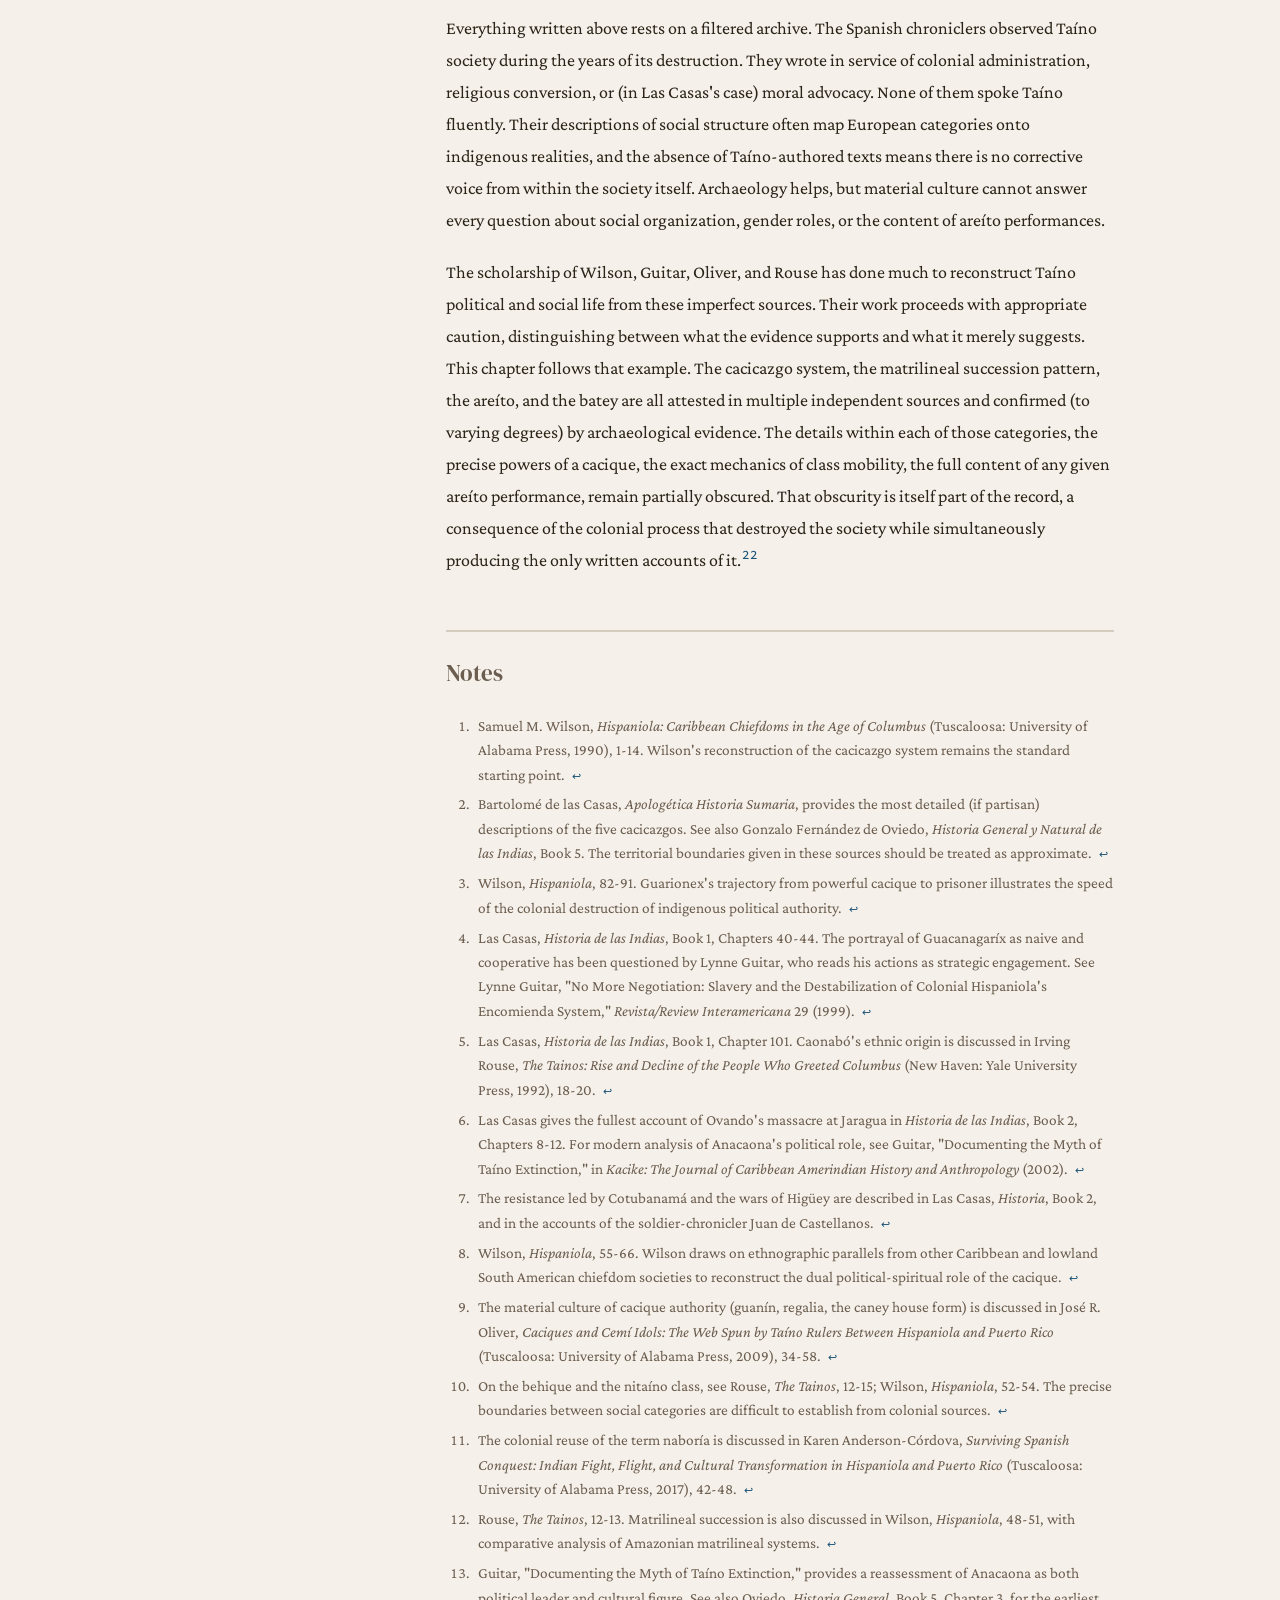
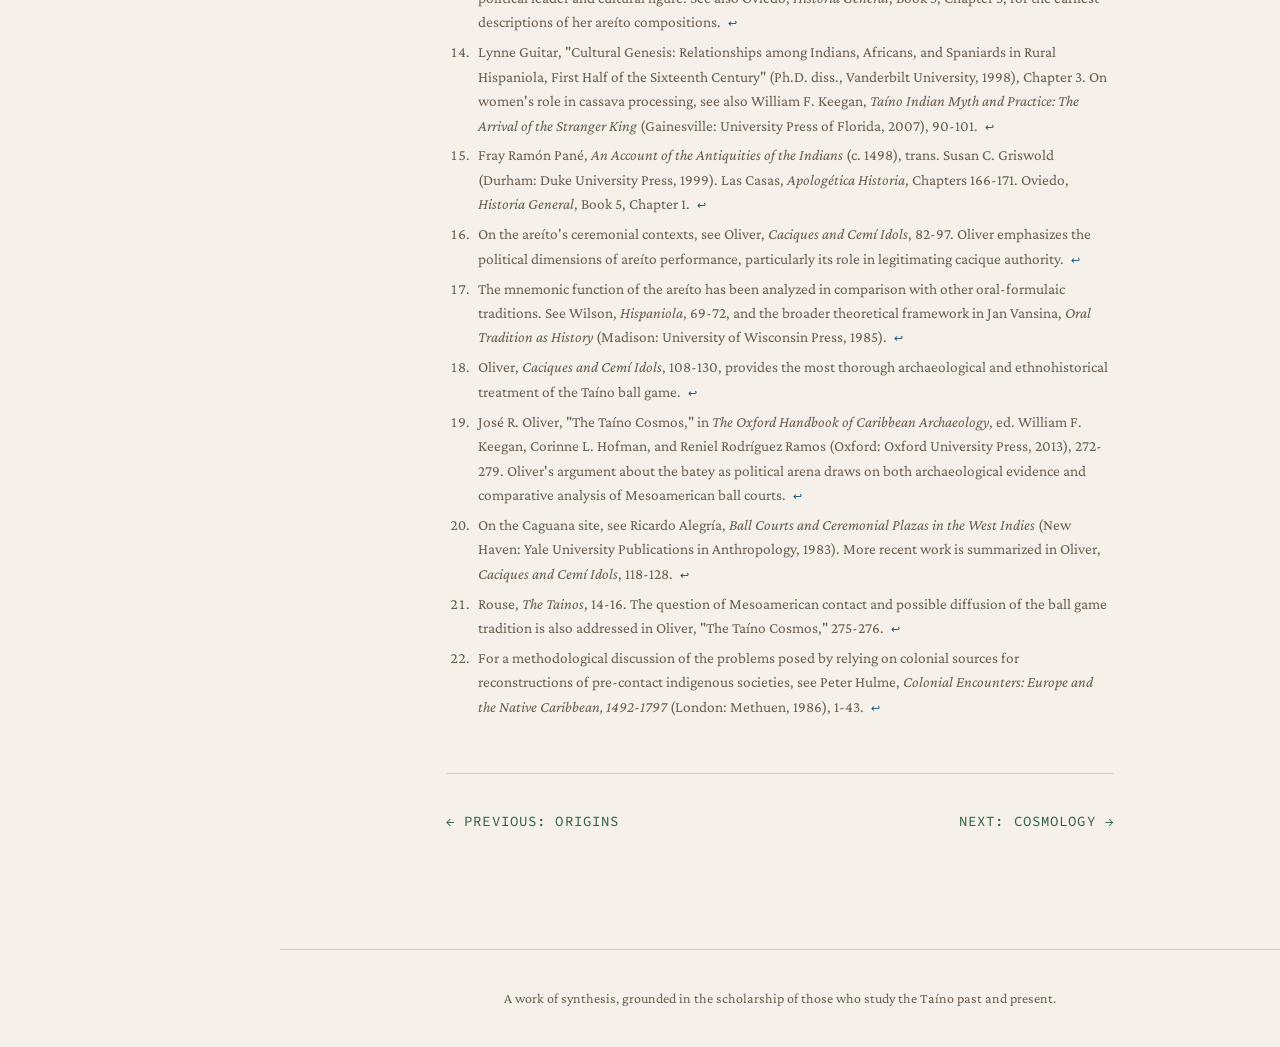
<file: chapters/02-society.html>
<!DOCTYPE html>
<html lang="en">
<head>
  <meta charset="UTF-8">
  <meta name="viewport" content="width=device-width, initial-scale=1.0">
  <title>Society and Power: The Taíno World</title>
  <link rel="stylesheet" href="../css/style.css">
</head>
<body>

<button class="menu-toggle" aria-label="Toggle navigation">&#9776;</button>
<div class="sidebar-overlay"></div>

<div class="site-wrapper">
  <aside class="sidebar">
    <div class="sidebar-header">
      <div class="sidebar-title">The Taíno World</div>
      <div class="sidebar-subtitle">A Treatise</div>
    </div>
    <nav>
      <a href="../index.html"><span class="chapter-num">&nbsp;</span> Home</a>
      <a href="01-origins.html"><span class="chapter-num">01</span> Origins</a>
      <a href="02-society.html"><span class="chapter-num">02</span> Society</a>
      <a href="03-cosmos.html"><span class="chapter-num">03</span> Cosmology</a>
      <a href="04-material.html"><span class="chapter-num">04</span> Material Culture</a>
      <a href="05-symbols.html"><span class="chapter-num">05</span> Symbolism</a>
      <a href="06-encounter.html"><span class="chapter-num">06</span> The Encounter</a>
      <a href="07-legacy.html"><span class="chapter-num">07</span> Legacy</a>
      <a href="08-sources.html"><span class="chapter-num">08</span> Sources</a>
    </nav>
  </aside>

  <main class="main-content">
    <div class="content-wrapper">

      <div class="chapter-header">
        <span class="chapter-number">Chapter Two</span>
        <h1>Society and Power</h1>
      </div>

      <p>By the late fifteenth century, the Taíno of Hispaniola had organized themselves into a political system of considerable scale. Five regional polities, each called a cacicazgo, divided the island among them. Each was governed by a cacique whose authority was both political and ceremonial. The system was not a loose confederation of villages. It was a ranked society with hereditary leadership, a defined class structure, and institutional mechanisms for resolving disputes between polities. When Columbus landed on the northern coast in December 1492, he encountered not scattered bands of foragers but the administrative apparatus of a complex chiefdom.<sup class="footnote-ref"><a href="#fn1" id="fnref1">1</a></sup></p>

      <h2>The Five Cacicazgos of Hispaniola</h2>

      <p>Spanish sources, particularly Bartolomé de las Casas and Gonzalo Fernández de Oviedo, record five cacicazgos at contact, though their precise boundaries remain debated and almost certainly shifted over time. The fact that European chroniclers imposed their own categories of territorial sovereignty onto Taíno political organization complicates any reconstruction. Still, the broad outlines are recoverable.<sup class="footnote-ref"><a href="#fn2" id="fnref2">2</a></sup></p>

      <p>Maguá occupied the northeastern portion of the island. Its cacique, Guarionex, governed from the interior valley near modern La Vega, in the vicinity of the site later called Santo Cerro. The Cibao Valley, the most agriculturally productive region on the island, fell within Maguá's territory, and its fertile alluvial soils sustained a dense population. Guarionex would later become one of the principal figures in Taíno resistance to Spanish encomienda labor demands, a trajectory that ended with his capture and death in a shipwreck while being transported to Spain.<sup class="footnote-ref"><a href="#fn3" id="fnref3">3</a></sup></p>

      <p>Marién, in the northwest, was ruled by Guacanagaríx. He was the first cacique to establish sustained contact with Columbus, offering hospitality after the wreck of the <em>Santa María</em> on Christmas Eve, 1492. Spanish accounts portray Guacanagaríx as cooperative, even accommodating, though it is worth considering how much of this characterization reflects European expectations about compliant indigenous leaders rather than Guacanagaríx's actual political calculus. He may well have seen the newcomers as potential allies in inter-cacicazgo rivalries.<sup class="footnote-ref"><a href="#fn4" id="fnref4">4</a></sup></p>

      <p>Maguana, the interior cacicazgo centered on the central mountain ranges, was governed by Caonabó. The chroniclers describe him as the most aggressive of the five caciques in his dealings with the Spanish, and Las Casas records that Caonabó was originally from the Lucayan Bahamas or possibly of Carib descent. Whether this origin story is factual or represents Spanish narrative framing (casting the most resistant leader as an outsider) remains uncertain. Caonabó attacked the garrison Columbus left at La Navidad, and the Spanish eventually captured him through deception; he died in transit across the Atlantic.<sup class="footnote-ref"><a href="#fn5" id="fnref5">5</a></sup></p>

      <p>Jaragua, in the southwest, was the largest cacicazgo by territory. Its cacique at contact was Bohechío, whose sister Anacaona would succeed him around 1500. Jaragua had a reputation in Spanish sources for cultural sophistication: the chroniclers note the quality of its areíto performances, the skill of its artisans, and the political authority of its ruling lineage. Whether Jaragua was genuinely the cultural center of Hispaniola or whether the chroniclers were projecting their own ideas about courtly refinement is a question the sources cannot fully resolve. What is clear is that Anacaona's subsequent execution by the Spanish governor Nicolás de Ovando in 1503, carried out under the pretext of a diplomatic meeting, became one of the defining atrocities of the early colonial period.<sup class="footnote-ref"><a href="#fn6" id="fnref6">6</a></sup></p>

      <p>Higüey, in the southeast, was governed by a cacique known in the sources as Cayacoa or, later, Cotubanamá. This cacicazgo controlled the eastern tip of the island, including the passage to Puerto Rico. Cotubanamá led the last sustained military resistance to Spanish colonization on Hispaniola before his capture and hanging in Santo Domingo in 1504.<sup class="footnote-ref"><a href="#fn7" id="fnref7">7</a></sup></p>

      <h2>The Cacique: Political and Spiritual Authority</h2>

      <p>The cacique was not merely a political administrator. The office carried spiritual weight. A cacique controlled access to the most powerful zemís (spirit objects), presided over major ceremonies, and mediated between the community and the supernatural forces that governed agriculture, weather, and warfare. Samuel Wilson has argued that the cacique's power was inseparable from his or her ritual role: political legitimacy rested on the ability to demonstrate spiritual efficacy, particularly in ensuring successful harvests and favorable outcomes in conflict.<sup class="footnote-ref"><a href="#fn8" id="fnref8">8</a></sup></p>

      <p>Caciques lived in larger bohíos (houses) than commoners, sometimes in structures described by the Spanish as caney (rectangular rather than circular). They received tribute in the form of labor and agricultural surplus. They wore distinctive regalia, including guanín (gold-copper alloy) pendants, elaborate cotton garments, and feathered headdresses. But the cacique's authority, while hereditary, was not absolute in the way European monarchy was. The chroniclers record instances of caciques consulting with nitaínos (nobles) before major decisions, and the social contract appears to have involved reciprocal obligations: the cacique provided redistribution of food, organized collective labor projects, and maintained diplomatic relationships with neighboring polities.<sup class="footnote-ref"><a href="#fn9" id="fnref9">9</a></sup></p>

      <h2>Class Structure: Nitaínos and Naborías</h2>

      <p>Below the cacique, Taíno society was divided into at least two discernible classes. The nitaínos formed the noble stratum. They served as sub-chiefs, war leaders, advisors, and administrators of villages within the cacicazgo. The behique (shaman or healer) occupied a separate but related position of authority, functioning as the primary intermediary with the spirit world through cohoba ceremonies. Whether behiques constituted a distinct class or were drawn from the nitaíno ranks is not entirely clear from the sources.<sup class="footnote-ref"><a href="#fn10" id="fnref10">10</a></sup></p>

      <p>The naborías comprised the laboring majority. They cultivated conucos (mounded agricultural plots), fished, constructed canoes, built houses, and produced the material goods that sustained the cacicazgo. The Spanish later appropriated the term naboría to describe a form of indigenous servitude within the colonial labor system, which has complicated scholarly understanding of the pre-contact meaning. Whether naborías in Taíno society were a hereditary underclass, a working population with limited social mobility, or something more fluid than either of those categories remains debated. Las Casas described them as servants, but Las Casas was writing within a framework shaped by Iberian social categories, and his terminology may not map cleanly onto Taíno realities.<sup class="footnote-ref"><a href="#fn11" id="fnref11">11</a></sup></p>

      <h2>Matrilineal Succession and the Role of Women</h2>

      <p>Taíno succession did not follow the patrilineal pattern familiar to European observers. Instead, the office of cacique passed matrilineally: from a man to his sister's son, not to his own biological son. This meant that a cacique's heir was the child of his sister, whose maternal lineage carried the legitimate claim. The system ensured that elite status was determined through the female line, and it gave women of the ruling families a structural importance that the Spanish chroniclers sometimes noted with surprise.<sup class="footnote-ref"><a href="#fn12" id="fnref12">12</a></sup></p>

      <p>Women could hold the office of cacique directly. The most prominent example is Anacaona, who governed Jaragua after the death of her brother Bohechío around 1500. Anacaona was not a regent or placeholder. Spanish sources describe her exercising full political authority: receiving diplomatic delegations, presiding over areítos, and commanding the allegiance of subordinate nitaínos. She was also renowned as a composer of areíto songs and poetry, a role that carried political as well as artistic significance in a society that transmitted law, history, and cosmological knowledge through oral performance.<sup class="footnote-ref"><a href="#fn13" id="fnref13">13</a></sup></p>

      <p>Beyond the cacica role, women occupied positions of considerable importance in daily life. They were the primary cultivators of cassava, the staple crop, and they controlled the complex, labor-intensive process of converting bitter manioc into edible bread (a procedure involving grating, pressing, and baking that required specialized knowledge and tools). Women produced cotton textiles, made pottery, and played a central role in household ritual. Lynne Guitar has emphasized that the matrilineal system was not merely a rule of succession but a reflection of a broader social logic in which women's productive and reproductive labor was recognized as foundational.<sup class="footnote-ref"><a href="#fn14" id="fnref14">14</a></sup></p>

      <p>The colonial encounter disrupted matrilineal succession almost immediately. Spanish administrators, unable or unwilling to recognize female authority or lateral inheritance, imposed patrilineal models that erased the structural role of women in Taíno governance. By the second decade of the sixteenth century, the cacicazgo system itself had been dismantled.</p>

      <h2>The Areíto: Ceremony as Archive</h2>

      <p>The areíto was the principal collective ceremony of Taíno society, and its functions extended well beyond entertainment. In a culture without writing, the areíto served as the primary vehicle for preserving and transmitting historical memory, genealogical knowledge, cosmological narratives, and social norms. Pané, Las Casas, and Oviedo all describe areítos at length, though their accounts vary in detail and reliability.<sup class="footnote-ref"><a href="#fn15" id="fnref15">15</a></sup></p>

      <p>An areíto combined dance, song, instrumental music, and recitation. Participants, sometimes numbering in the hundreds, moved in coordinated formations. A tekina (a guide or dance master, who could be male or female) led the performance, establishing the songs and choreography that the assembled participants followed in a call-and-response pattern. The tekina's role was part choreographer, part cantor, part historian. Getting the words and sequences right mattered: the areíto encoded information that the community depended on, from the genealogies of ruling families to the proper timing of agricultural cycles.</p>

      <p>Areítos marked a range of occasions. Chroniclers describe performances celebrating solstices, successful harvests, marriages within the cacique's family, the arrival of visiting caciques from neighboring polities, and military victories. Some areítos lasted for days, fueled by chicha (fermented corn or cassava beer) and punctuated by ritual offerings. The ceremonial context set the areíto apart from secular performance: to participate was to affirm one's membership in the community and one's acceptance of the shared narratives that held it together.<sup class="footnote-ref"><a href="#fn16" id="fnref16">16</a></sup></p>

      <p>The mnemonic function deserves particular emphasis. Without written records, every piece of communal knowledge (legal precedent, territorial boundaries, origin stories, the obligations of kinship) had to be stored in human memory and transmitted through performance. The areíto was the institutional mechanism for this transmission. Its structured, repetitive format (call-and-response, repeated refrains, rhythmic patterning) was not accidental but functional: these are precisely the features that aid memorization across generations. When the colonial system suppressed the areíto, it did not merely end a cultural practice. It severed the primary means by which Taíno societies maintained their collective knowledge.<sup class="footnote-ref"><a href="#fn17" id="fnref17">17</a></sup></p>

      <h2>The Ball Game: Batey</h2>

      <p>The Taíno ball game, called batey or batu, was played on rectangular courts that were themselves called batey. These courts were lined with stone slabs, many of which bore petroglyphs depicting zemí figures, celestial symbols, and anthropomorphic designs. The game used a rubber ball (made from the latex of the <em>Hevea</em> tree or possibly from local <em>Castilla elastica</em>), which players struck with their hips, elbows, shoulders, and heads. Hands and feet were not permitted.<sup class="footnote-ref"><a href="#fn18" id="fnref18">18</a></sup></p>

      <p>Teams typically consisted of ten to thirty players, and matches could involve men, women, or mixed groups. The game had clear sporting dimensions: the chroniclers describe spectators, competitive intensity, and physical skill. But it also served political and judicial functions. Inter-cacicazgo disputes could be settled through batey matches rather than warfare. Wagering accompanied the games, with caciques staking agricultural goods, cotton, guanín objects, and (according to some accounts) the labor of naborías. José Oliver has argued that the batey court functioned as a political arena in the most literal sense, a bounded space where competing claims were adjudicated through ritualized physical contest rather than open violence.<sup class="footnote-ref"><a href="#fn19" id="fnref19">19</a></sup></p>

      <p>The best-preserved ball court complex in the Caribbean is at Caguana, in the mountainous interior of Puerto Rico. The site contains ten stone-lined courts of varying sizes, bordered by monolithic slabs carved with elaborate petroglyphic designs. The largest court at Caguana measures roughly 50 by 30 meters, large enough to accommodate significant numbers of players and spectators. The petroglyphs on the bordering stones include depictions of faces, possibly ancestral or zemí figures, that would have observed the game from the perimeter, reinforcing the sacred dimension of the contest. Archaeological evidence suggests the site was in active use from approximately AD 1200 to 1500, spanning the period during which Taíno chiefdoms consolidated their political authority across the Greater Antilles.<sup class="footnote-ref"><a href="#fn20" id="fnref20">20</a></sup></p>

      <p>The ball game was not unique to the Taíno. Mesoamerican civilizations had their own rubber ball games with deep ritual significance, and scholars have debated the degree of connection (direct transmission, independent invention, or a shared ancestral practice) between the Caribbean and Mesoamerican traditions. Irving Rouse noted structural similarities while cautioning against assuming direct diffusion, and the question remains open.<sup class="footnote-ref"><a href="#fn21" id="fnref21">21</a></sup></p>

      <h2>The Limits of the Record</h2>

      <p>Everything written above rests on a filtered archive. The Spanish chroniclers observed Taíno society during the years of its destruction. They wrote in service of colonial administration, religious conversion, or (in Las Casas's case) moral advocacy. None of them spoke Taíno fluently. Their descriptions of social structure often map European categories onto indigenous realities, and the absence of Taíno-authored texts means there is no corrective voice from within the society itself. Archaeology helps, but material culture cannot answer every question about social organization, gender roles, or the content of areíto performances.</p>

      <p>The scholarship of Wilson, Guitar, Oliver, and Rouse has done much to reconstruct Taíno political and social life from these imperfect sources. Their work proceeds with appropriate caution, distinguishing between what the evidence supports and what it merely suggests. This chapter follows that example. The cacicazgo system, the matrilineal succession pattern, the areíto, and the batey are all attested in multiple independent sources and confirmed (to varying degrees) by archaeological evidence. The details within each of those categories, the precise powers of a cacique, the exact mechanics of class mobility, the full content of any given areíto performance, remain partially obscured. That obscurity is itself part of the record, a consequence of the colonial process that destroyed the society while simultaneously producing the only written accounts of it.<sup class="footnote-ref"><a href="#fn22" id="fnref22">22</a></sup></p>

      <div class="endnotes">
        <h2>Notes</h2>
        <ol>
          <li id="fn1">Samuel M. Wilson, <em>Hispaniola: Caribbean Chiefdoms in the Age of Columbus</em> (Tuscaloosa: University of Alabama Press, 1990), 1-14. Wilson's reconstruction of the cacicazgo system remains the standard starting point. <a href="#fnref1" class="backref">↩</a></li>
          <li id="fn2">Bartolomé de las Casas, <em>Apologética Historia Sumaria</em>, provides the most detailed (if partisan) descriptions of the five cacicazgos. See also Gonzalo Fernández de Oviedo, <em>Historia General y Natural de las Indias</em>, Book 5. The territorial boundaries given in these sources should be treated as approximate. <a href="#fnref2" class="backref">↩</a></li>
          <li id="fn3">Wilson, <em>Hispaniola</em>, 82-91. Guarionex's trajectory from powerful cacique to prisoner illustrates the speed of the colonial destruction of indigenous political authority. <a href="#fnref3" class="backref">↩</a></li>
          <li id="fn4">Las Casas, <em>Historia de las Indias</em>, Book 1, Chapters 40-44. The portrayal of Guacanagaríx as naive and cooperative has been questioned by Lynne Guitar, who reads his actions as strategic engagement. See Lynne Guitar, "No More Negotiation: Slavery and the Destabilization of Colonial Hispaniola's Encomienda System," <em>Revista/Review Interamericana</em> 29 (1999). <a href="#fnref4" class="backref">↩</a></li>
          <li id="fn5">Las Casas, <em>Historia de las Indias</em>, Book 1, Chapter 101. Caonabó's ethnic origin is discussed in Irving Rouse, <em>The Tainos: Rise and Decline of the People Who Greeted Columbus</em> (New Haven: Yale University Press, 1992), 18-20. <a href="#fnref5" class="backref">↩</a></li>
          <li id="fn6">Las Casas gives the fullest account of Ovando's massacre at Jaragua in <em>Historia de las Indias</em>, Book 2, Chapters 8-12. For modern analysis of Anacaona's political role, see Guitar, "Documenting the Myth of Taíno Extinction," in <em>Kacike: The Journal of Caribbean Amerindian History and Anthropology</em> (2002). <a href="#fnref6" class="backref">↩</a></li>
          <li id="fn7">The resistance led by Cotubanamá and the wars of Higüey are described in Las Casas, <em>Historia</em>, Book 2, and in the accounts of the soldier-chronicler Juan de Castellanos. <a href="#fnref7" class="backref">↩</a></li>
          <li id="fn8">Wilson, <em>Hispaniola</em>, 55-66. Wilson draws on ethnographic parallels from other Caribbean and lowland South American chiefdom societies to reconstruct the dual political-spiritual role of the cacique. <a href="#fnref8" class="backref">↩</a></li>
          <li id="fn9">The material culture of cacique authority (guanín, regalia, the caney house form) is discussed in José R. Oliver, <em>Caciques and Cemí Idols: The Web Spun by Taíno Rulers Between Hispaniola and Puerto Rico</em> (Tuscaloosa: University of Alabama Press, 2009), 34-58. <a href="#fnref9" class="backref">↩</a></li>
          <li id="fn10">On the behique and the nitaíno class, see Rouse, <em>The Tainos</em>, 12-15; Wilson, <em>Hispaniola</em>, 52-54. The precise boundaries between social categories are difficult to establish from colonial sources. <a href="#fnref10" class="backref">↩</a></li>
          <li id="fn11">The colonial reuse of the term naboría is discussed in Karen Anderson-Córdova, <em>Surviving Spanish Conquest: Indian Fight, Flight, and Cultural Transformation in Hispaniola and Puerto Rico</em> (Tuscaloosa: University of Alabama Press, 2017), 42-48. <a href="#fnref11" class="backref">↩</a></li>
          <li id="fn12">Rouse, <em>The Tainos</em>, 12-13. Matrilineal succession is also discussed in Wilson, <em>Hispaniola</em>, 48-51, with comparative analysis of Amazonian matrilineal systems. <a href="#fnref12" class="backref">↩</a></li>
          <li id="fn13">Guitar, "Documenting the Myth of Taíno Extinction," provides a reassessment of Anacaona as both political leader and cultural figure. See also Oviedo, <em>Historia General</em>, Book 5, Chapter 3, for the earliest descriptions of her areíto compositions. <a href="#fnref13" class="backref">↩</a></li>
          <li id="fn14">Lynne Guitar, "Cultural Genesis: Relationships among Indians, Africans, and Spaniards in Rural Hispaniola, First Half of the Sixteenth Century" (Ph.D. diss., Vanderbilt University, 1998), Chapter 3. On women's role in cassava processing, see also William F. Keegan, <em>Taíno Indian Myth and Practice: The Arrival of the Stranger King</em> (Gainesville: University Press of Florida, 2007), 90-101. <a href="#fnref14" class="backref">↩</a></li>
          <li id="fn15">Fray Ramón Pané, <em>An Account of the Antiquities of the Indians</em> (c. 1498), trans. Susan C. Griswold (Durham: Duke University Press, 1999). Las Casas, <em>Apologética Historia</em>, Chapters 166-171. Oviedo, <em>Historia General</em>, Book 5, Chapter 1. <a href="#fnref15" class="backref">↩</a></li>
          <li id="fn16">On the areíto's ceremonial contexts, see Oliver, <em>Caciques and Cemí Idols</em>, 82-97. Oliver emphasizes the political dimensions of areíto performance, particularly its role in legitimating cacique authority. <a href="#fnref16" class="backref">↩</a></li>
          <li id="fn17">The mnemonic function of the areíto has been analyzed in comparison with other oral-formulaic traditions. See Wilson, <em>Hispaniola</em>, 69-72, and the broader theoretical framework in Jan Vansina, <em>Oral Tradition as History</em> (Madison: University of Wisconsin Press, 1985). <a href="#fnref17" class="backref">↩</a></li>
          <li id="fn18">Oliver, <em>Caciques and Cemí Idols</em>, 108-130, provides the most thorough archaeological and ethnohistorical treatment of the Taíno ball game. <a href="#fnref18" class="backref">↩</a></li>
          <li id="fn19">José R. Oliver, "The Taíno Cosmos," in <em>The Oxford Handbook of Caribbean Archaeology</em>, ed. William F. Keegan, Corinne L. Hofman, and Reniel Rodríguez Ramos (Oxford: Oxford University Press, 2013), 272-279. Oliver's argument about the batey as political arena draws on both archaeological evidence and comparative analysis of Mesoamerican ball courts. <a href="#fnref19" class="backref">↩</a></li>
          <li id="fn20">On the Caguana site, see Ricardo Alegría, <em>Ball Courts and Ceremonial Plazas in the West Indies</em> (New Haven: Yale University Publications in Anthropology, 1983). More recent work is summarized in Oliver, <em>Caciques and Cemí Idols</em>, 118-128. <a href="#fnref20" class="backref">↩</a></li>
          <li id="fn21">Rouse, <em>The Tainos</em>, 14-16. The question of Mesoamerican contact and possible diffusion of the ball game tradition is also addressed in Oliver, "The Taíno Cosmos," 275-276. <a href="#fnref21" class="backref">↩</a></li>
          <li id="fn22">For a methodological discussion of the problems posed by relying on colonial sources for reconstructions of pre-contact indigenous societies, see Peter Hulme, <em>Colonial Encounters: Europe and the Native Caribbean, 1492-1797</em> (London: Methuen, 1986), 1-43. <a href="#fnref22" class="backref">↩</a></li>
        </ol>
      </div>

      <div class="chapter-nav">
        <a href="01-origins.html" class="prev">&larr; Previous: Origins</a>
        <a href="03-cosmos.html" class="next">Next: Cosmology &rarr;</a>
      </div>

    </div>

    <footer class="site-footer">
      A work of synthesis, grounded in the scholarship of those who study the Taíno past and present.
    </footer>
  </main>
</div>

<script src="../js/nav.js"></script>
</body>
</html>
</file>
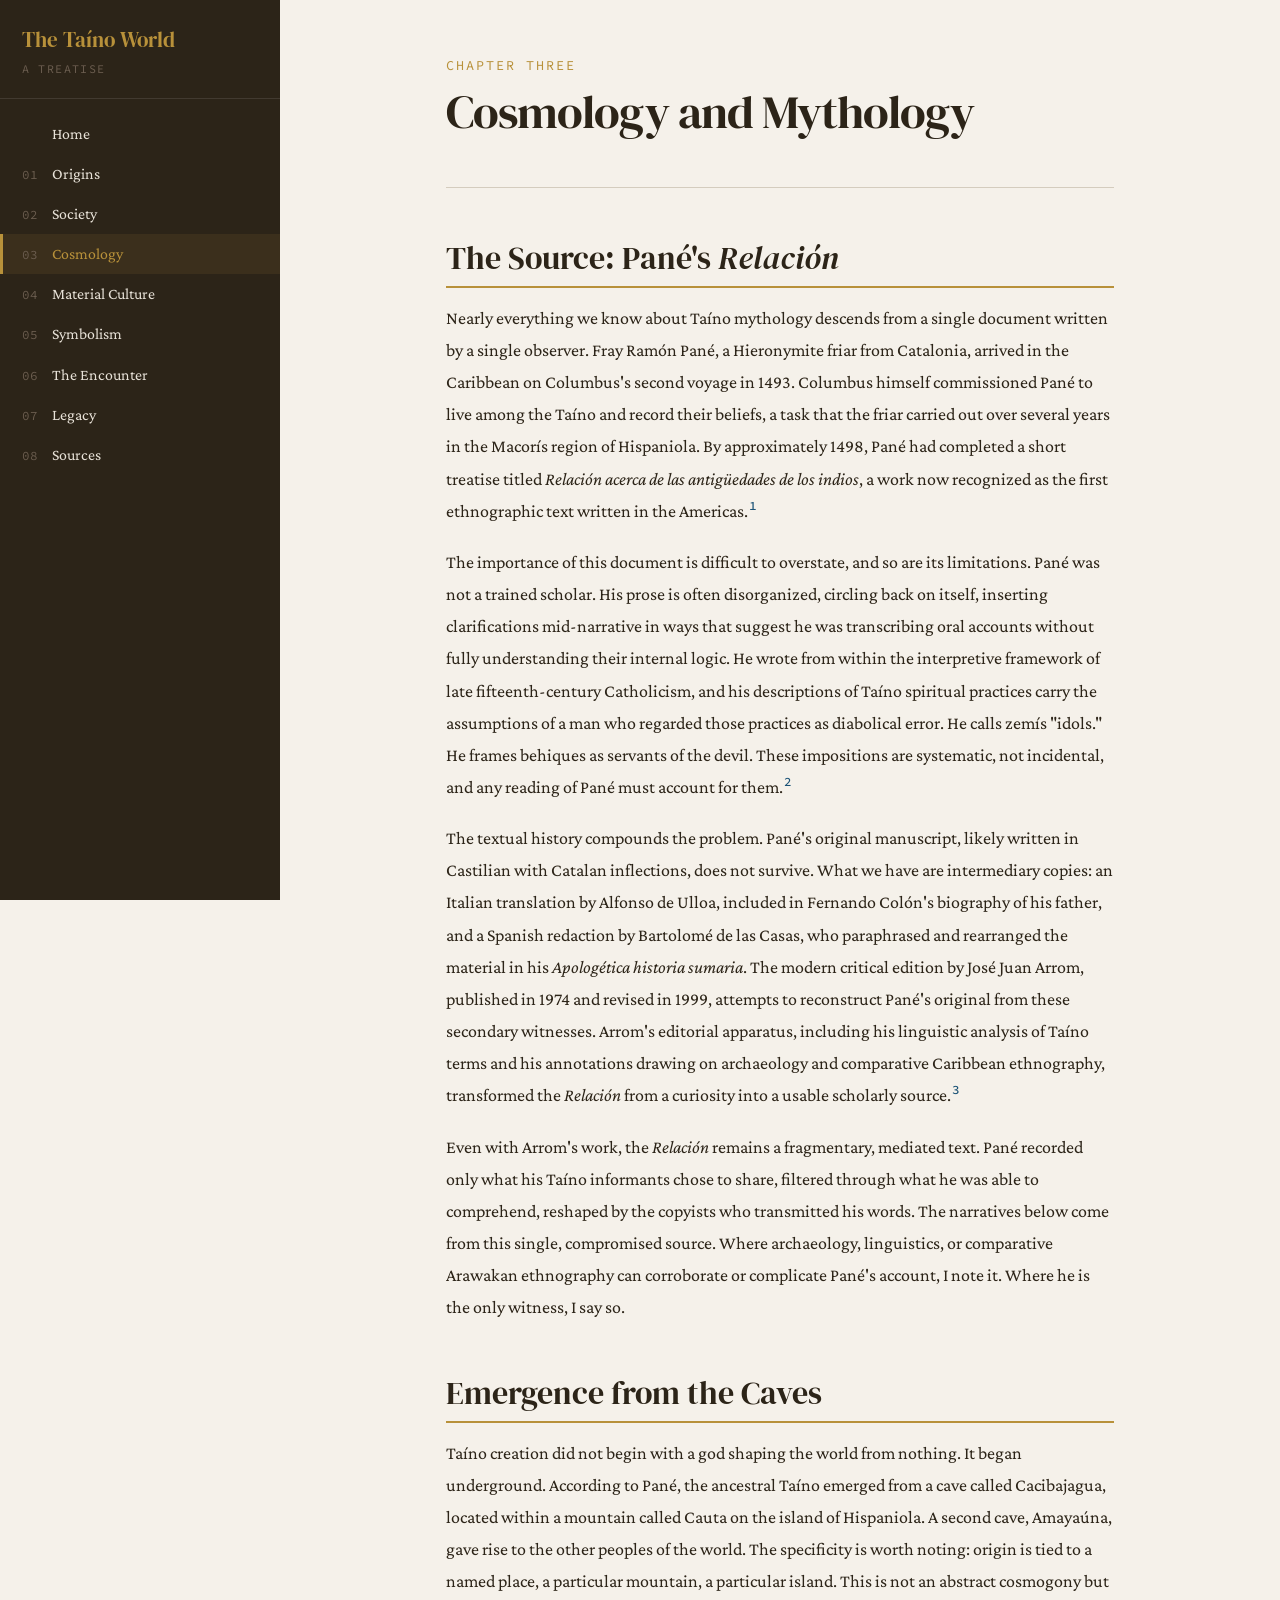
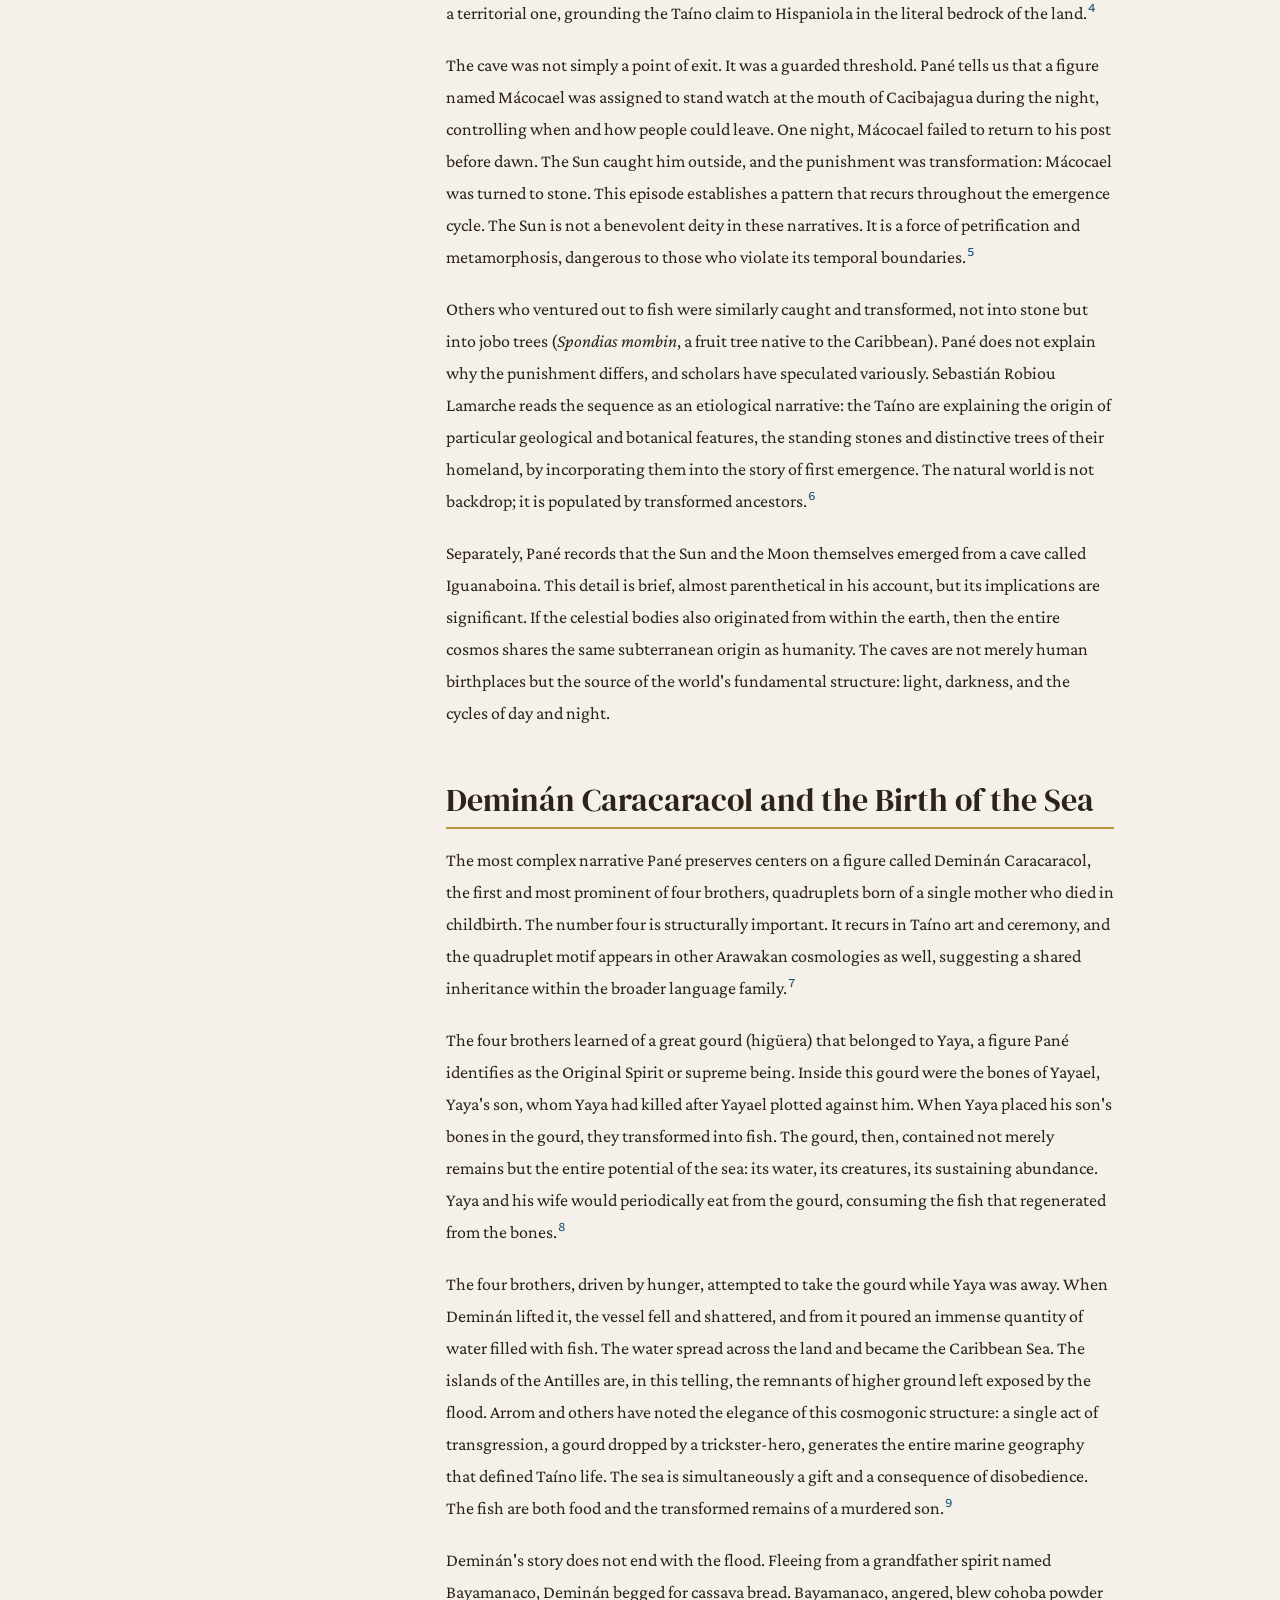
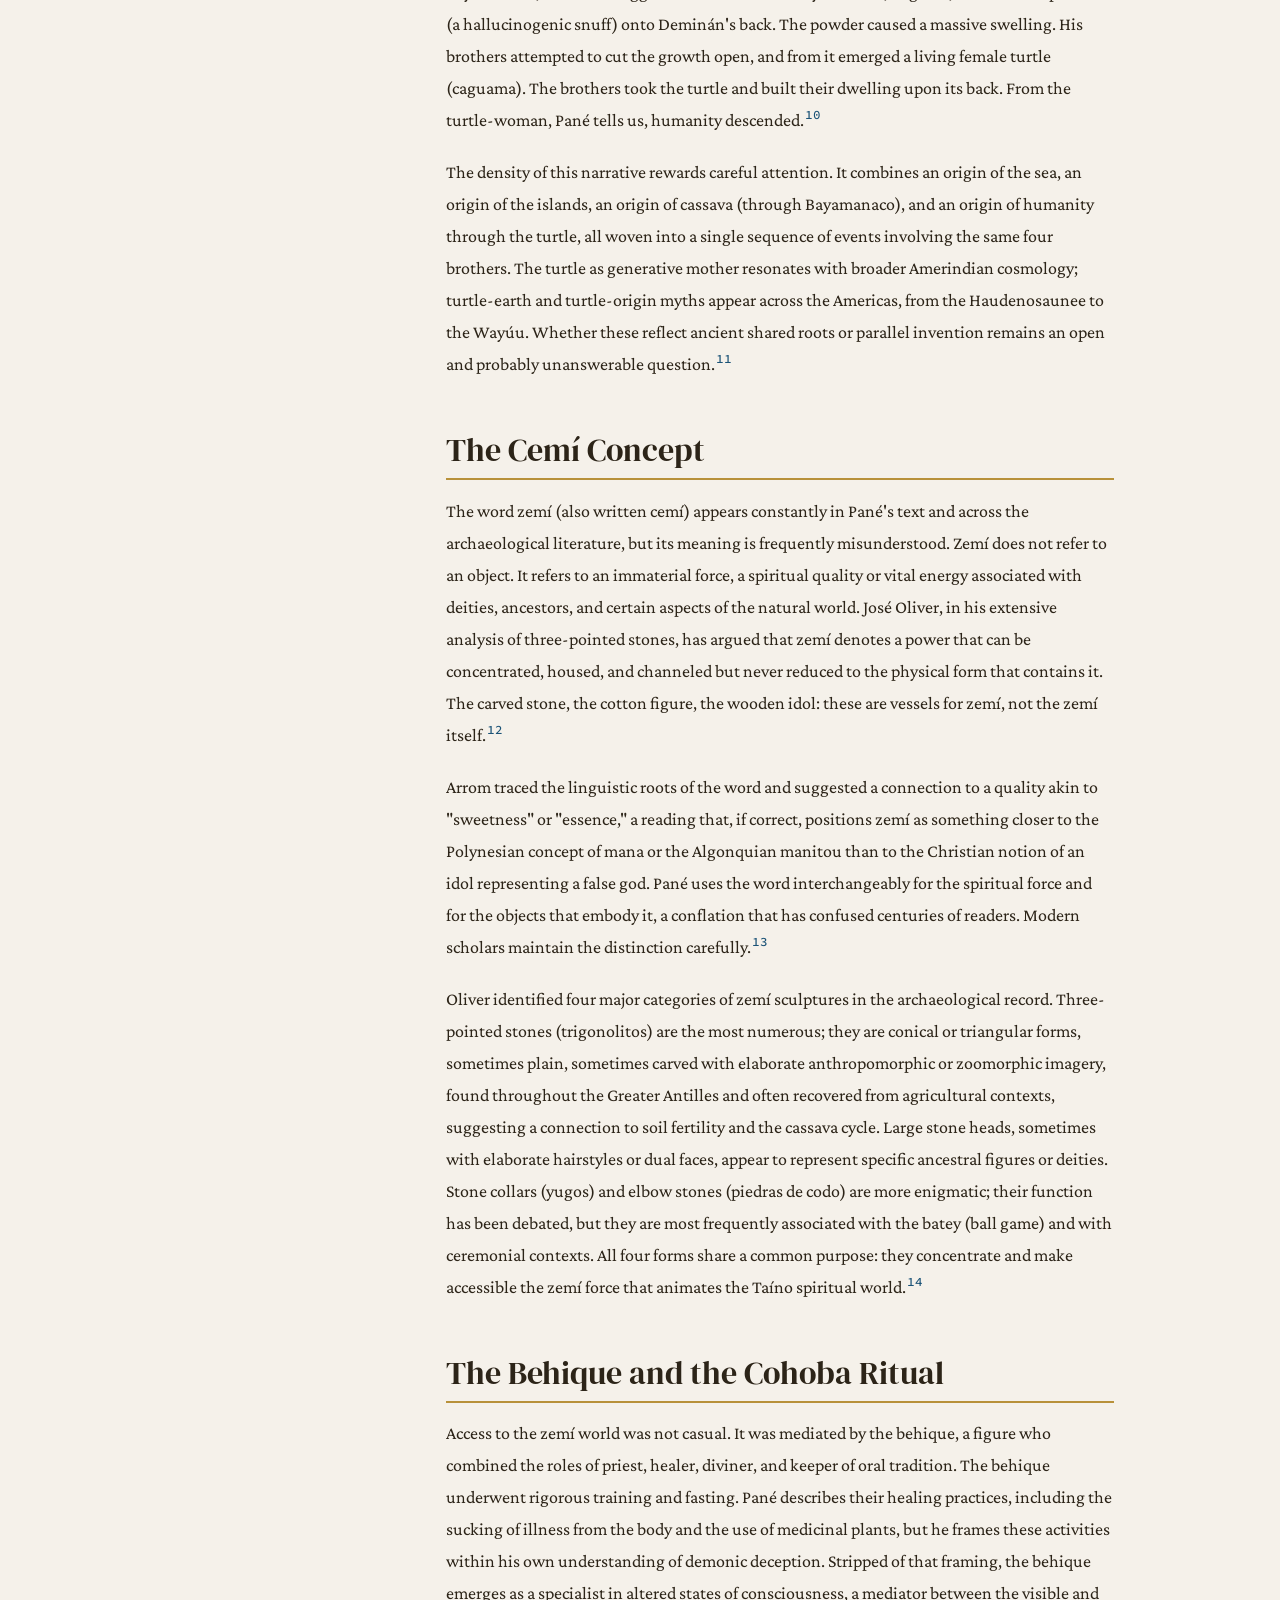
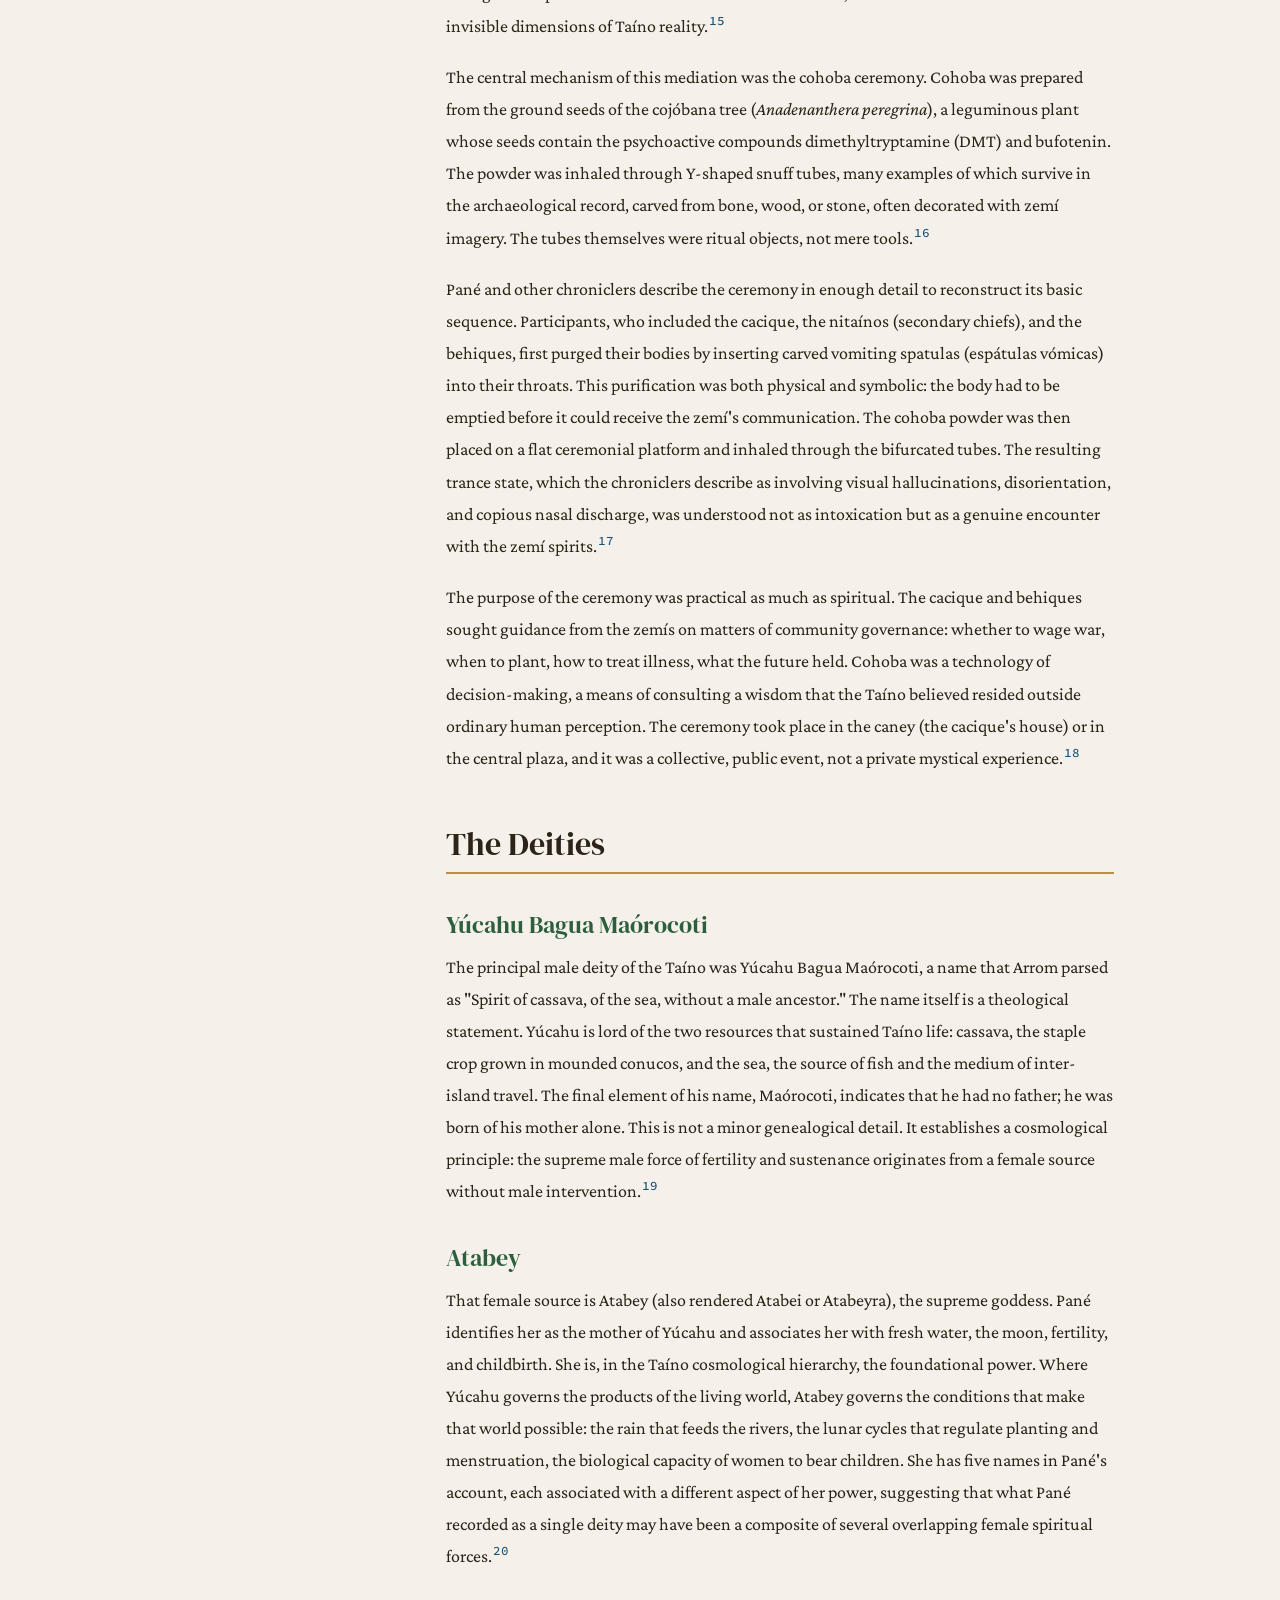
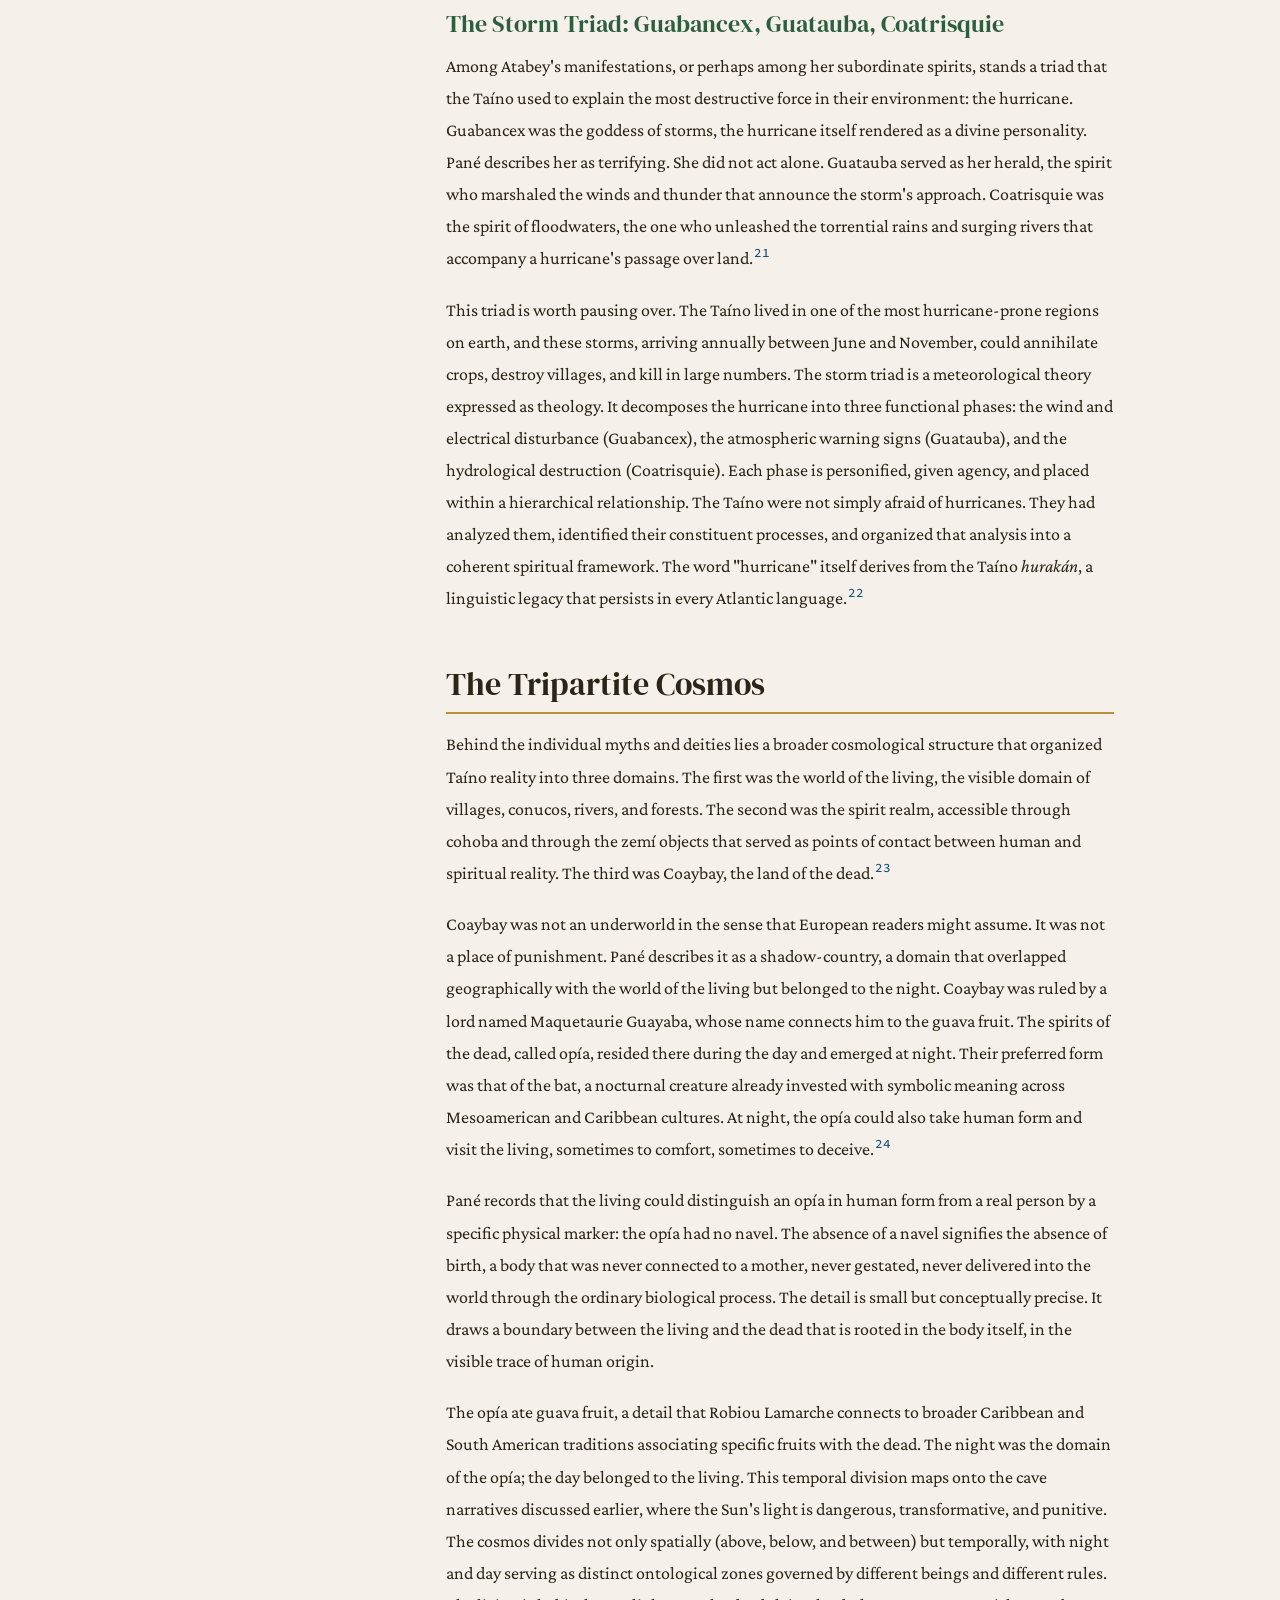
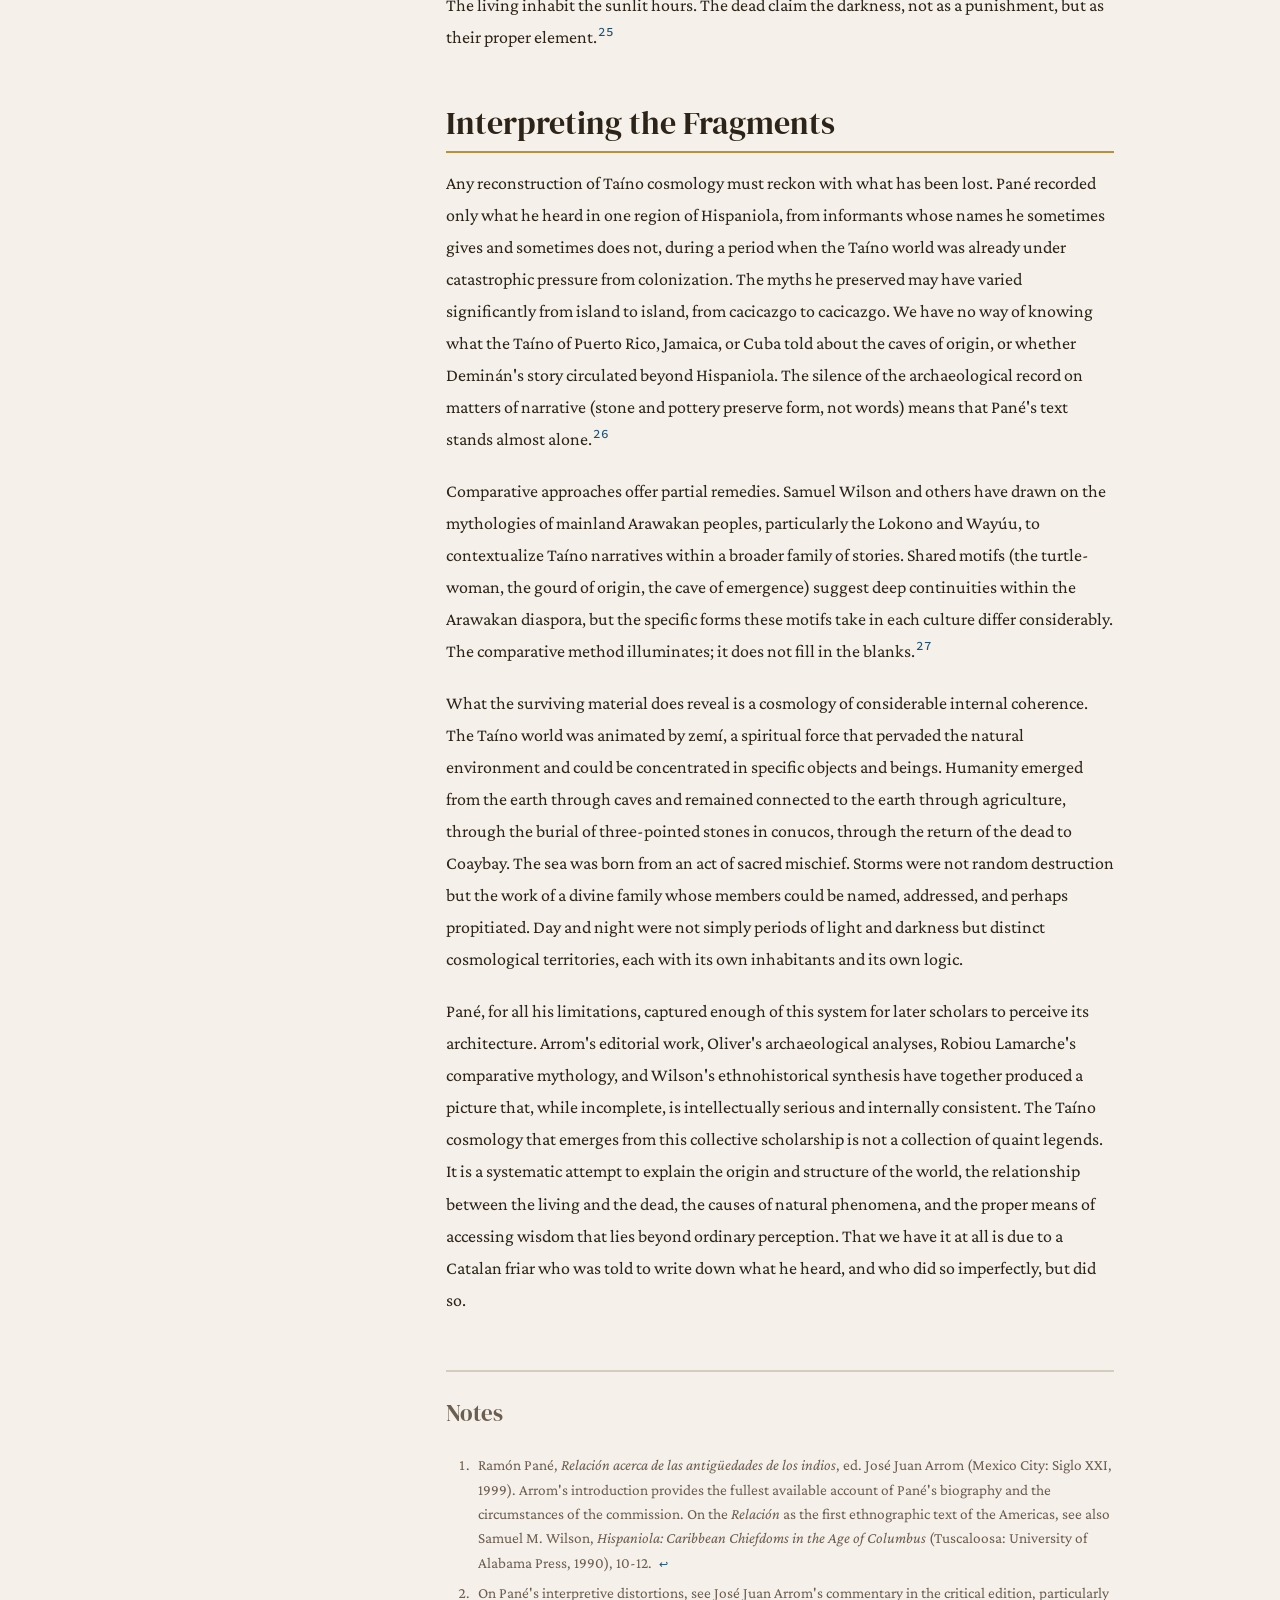
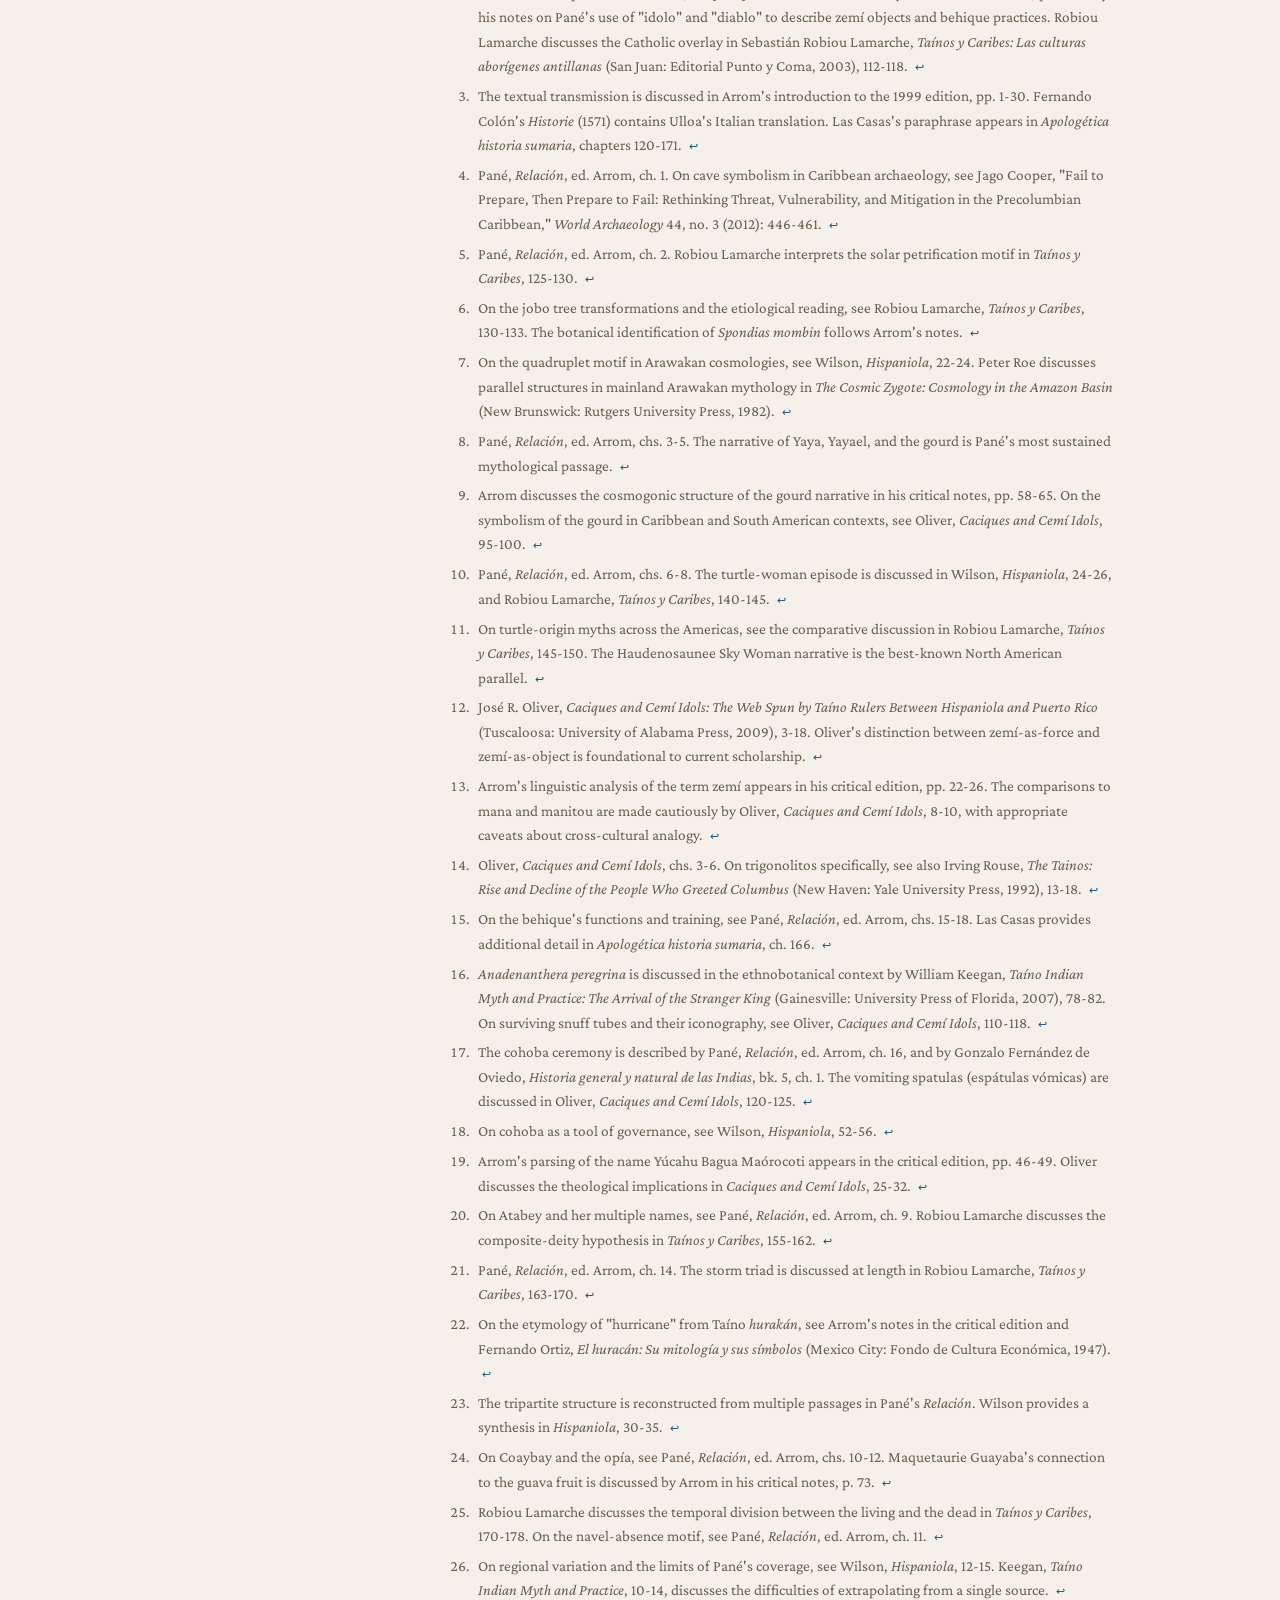
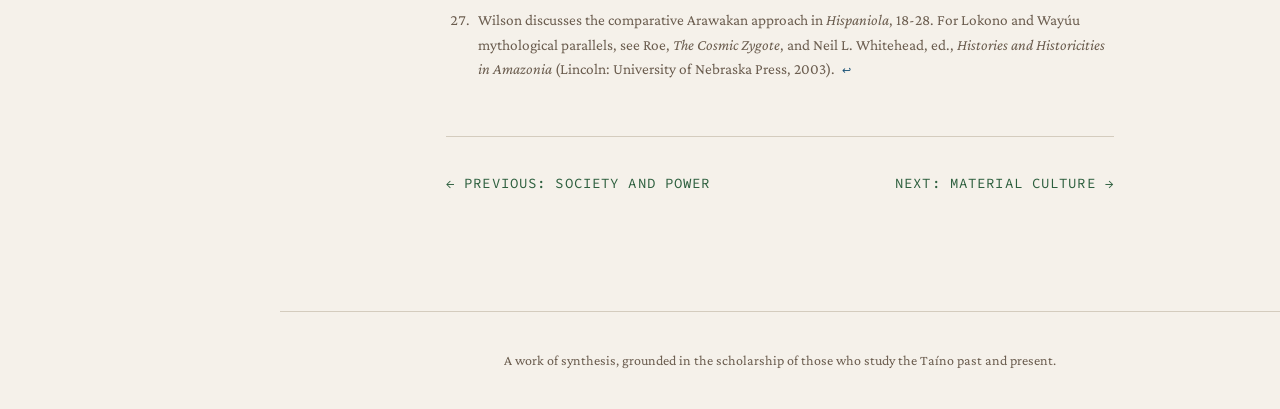
<file: chapters/03-cosmos.html>
<!DOCTYPE html>
<html lang="en">
<head>
  <meta charset="UTF-8">
  <meta name="viewport" content="width=device-width, initial-scale=1.0">
  <title>Cosmology and Mythology</title>
  <link rel="stylesheet" href="../css/style.css">
</head>
<body>

<button class="menu-toggle" aria-label="Toggle navigation">&#9776;</button>
<div class="sidebar-overlay"></div>

<div class="site-wrapper">
  <aside class="sidebar">
    <div class="sidebar-header">
      <div class="sidebar-title">The Taíno World</div>
      <div class="sidebar-subtitle">A Treatise</div>
    </div>
    <nav>
      <a href="../index.html"><span class="chapter-num">&nbsp;</span> Home</a>
      <a href="01-origins.html"><span class="chapter-num">01</span> Origins</a>
      <a href="02-society.html"><span class="chapter-num">02</span> Society</a>
      <a href="03-cosmos.html"><span class="chapter-num">03</span> Cosmology</a>
      <a href="04-material.html"><span class="chapter-num">04</span> Material Culture</a>
      <a href="05-symbols.html"><span class="chapter-num">05</span> Symbolism</a>
      <a href="06-encounter.html"><span class="chapter-num">06</span> The Encounter</a>
      <a href="07-legacy.html"><span class="chapter-num">07</span> Legacy</a>
      <a href="08-sources.html"><span class="chapter-num">08</span> Sources</a>
    </nav>
  </aside>

  <main class="main-content">
    <div class="content-wrapper">

      <div class="chapter-header">
        <span class="chapter-number">Chapter Three</span>
        <h1>Cosmology and Mythology</h1>
      </div>

      <h2>The Source: Pané's <em>Relación</em></h2>

      <p>Nearly everything we know about Taíno mythology descends from a single document written by a single observer. Fray Ramón Pané, a Hieronymite friar from Catalonia, arrived in the Caribbean on Columbus's second voyage in 1493. Columbus himself commissioned Pané to live among the Taíno and record their beliefs, a task that the friar carried out over several years in the Macorís region of Hispaniola. By approximately 1498, Pané had completed a short treatise titled <em>Relación acerca de las antigüedades de los indios</em>, a work now recognized as the first ethnographic text written in the Americas.<sup class="footnote-ref"><a href="#fn1" id="fnref1">1</a></sup></p>

      <p>The importance of this document is difficult to overstate, and so are its limitations. Pané was not a trained scholar. His prose is often disorganized, circling back on itself, inserting clarifications mid-narrative in ways that suggest he was transcribing oral accounts without fully understanding their internal logic. He wrote from within the interpretive framework of late fifteenth-century Catholicism, and his descriptions of Taíno spiritual practices carry the assumptions of a man who regarded those practices as diabolical error. He calls zemís "idols." He frames behiques as servants of the devil. These impositions are systematic, not incidental, and any reading of Pané must account for them.<sup class="footnote-ref"><a href="#fn2" id="fnref2">2</a></sup></p>

      <p>The textual history compounds the problem. Pané's original manuscript, likely written in Castilian with Catalan inflections, does not survive. What we have are intermediary copies: an Italian translation by Alfonso de Ulloa, included in Fernando Colón's biography of his father, and a Spanish redaction by Bartolomé de las Casas, who paraphrased and rearranged the material in his <em>Apologética historia sumaria</em>. The modern critical edition by José Juan Arrom, published in 1974 and revised in 1999, attempts to reconstruct Pané's original from these secondary witnesses. Arrom's editorial apparatus, including his linguistic analysis of Taíno terms and his annotations drawing on archaeology and comparative Caribbean ethnography, transformed the <em>Relación</em> from a curiosity into a usable scholarly source.<sup class="footnote-ref"><a href="#fn3" id="fnref3">3</a></sup></p>

      <p>Even with Arrom's work, the <em>Relación</em> remains a fragmentary, mediated text. Pané recorded only what his Taíno informants chose to share, filtered through what he was able to comprehend, reshaped by the copyists who transmitted his words. The narratives below come from this single, compromised source. Where archaeology, linguistics, or comparative Arawakan ethnography can corroborate or complicate Pané's account, I note it. Where he is the only witness, I say so.</p>

      <h2>Emergence from the Caves</h2>

      <p>Taíno creation did not begin with a god shaping the world from nothing. It began underground. According to Pané, the ancestral Taíno emerged from a cave called Cacibajagua, located within a mountain called Cauta on the island of Hispaniola. A second cave, Amayaúna, gave rise to the other peoples of the world. The specificity is worth noting: origin is tied to a named place, a particular mountain, a particular island. This is not an abstract cosmogony but a territorial one, grounding the Taíno claim to Hispaniola in the literal bedrock of the land.<sup class="footnote-ref"><a href="#fn4" id="fnref4">4</a></sup></p>

      <p>The cave was not simply a point of exit. It was a guarded threshold. Pané tells us that a figure named Mácocael was assigned to stand watch at the mouth of Cacibajagua during the night, controlling when and how people could leave. One night, Mácocael failed to return to his post before dawn. The Sun caught him outside, and the punishment was transformation: Mácocael was turned to stone. This episode establishes a pattern that recurs throughout the emergence cycle. The Sun is not a benevolent deity in these narratives. It is a force of petrification and metamorphosis, dangerous to those who violate its temporal boundaries.<sup class="footnote-ref"><a href="#fn5" id="fnref5">5</a></sup></p>

      <p>Others who ventured out to fish were similarly caught and transformed, not into stone but into jobo trees (<em>Spondias mombin</em>, a fruit tree native to the Caribbean). Pané does not explain why the punishment differs, and scholars have speculated variously. Sebastián Robiou Lamarche reads the sequence as an etiological narrative: the Taíno are explaining the origin of particular geological and botanical features, the standing stones and distinctive trees of their homeland, by incorporating them into the story of first emergence. The natural world is not backdrop; it is populated by transformed ancestors.<sup class="footnote-ref"><a href="#fn6" id="fnref6">6</a></sup></p>

      <p>Separately, Pané records that the Sun and the Moon themselves emerged from a cave called Iguanaboina. This detail is brief, almost parenthetical in his account, but its implications are significant. If the celestial bodies also originated from within the earth, then the entire cosmos shares the same subterranean origin as humanity. The caves are not merely human birthplaces but the source of the world's fundamental structure: light, darkness, and the cycles of day and night.</p>

      <h2>Deminán Caracaracol and the Birth of the Sea</h2>

      <p>The most complex narrative Pané preserves centers on a figure called Deminán Caracaracol, the first and most prominent of four brothers, quadruplets born of a single mother who died in childbirth. The number four is structurally important. It recurs in Taíno art and ceremony, and the quadruplet motif appears in other Arawakan cosmologies as well, suggesting a shared inheritance within the broader language family.<sup class="footnote-ref"><a href="#fn7" id="fnref7">7</a></sup></p>

      <p>The four brothers learned of a great gourd (higüera) that belonged to Yaya, a figure Pané identifies as the Original Spirit or supreme being. Inside this gourd were the bones of Yayael, Yaya's son, whom Yaya had killed after Yayael plotted against him. When Yaya placed his son's bones in the gourd, they transformed into fish. The gourd, then, contained not merely remains but the entire potential of the sea: its water, its creatures, its sustaining abundance. Yaya and his wife would periodically eat from the gourd, consuming the fish that regenerated from the bones.<sup class="footnote-ref"><a href="#fn8" id="fnref8">8</a></sup></p>

      <p>The four brothers, driven by hunger, attempted to take the gourd while Yaya was away. When Deminán lifted it, the vessel fell and shattered, and from it poured an immense quantity of water filled with fish. The water spread across the land and became the Caribbean Sea. The islands of the Antilles are, in this telling, the remnants of higher ground left exposed by the flood. Arrom and others have noted the elegance of this cosmogonic structure: a single act of transgression, a gourd dropped by a trickster-hero, generates the entire marine geography that defined Taíno life. The sea is simultaneously a gift and a consequence of disobedience. The fish are both food and the transformed remains of a murdered son.<sup class="footnote-ref"><a href="#fn9" id="fnref9">9</a></sup></p>

      <p>Deminán's story does not end with the flood. Fleeing from a grandfather spirit named Bayamanaco, Deminán begged for cassava bread. Bayamanaco, angered, blew cohoba powder (a hallucinogenic snuff) onto Deminán's back. The powder caused a massive swelling. His brothers attempted to cut the growth open, and from it emerged a living female turtle (caguama). The brothers took the turtle and built their dwelling upon its back. From the turtle-woman, Pané tells us, humanity descended.<sup class="footnote-ref"><a href="#fn10" id="fnref10">10</a></sup></p>

      <p>The density of this narrative rewards careful attention. It combines an origin of the sea, an origin of the islands, an origin of cassava (through Bayamanaco), and an origin of humanity through the turtle, all woven into a single sequence of events involving the same four brothers. The turtle as generative mother resonates with broader Amerindian cosmology; turtle-earth and turtle-origin myths appear across the Americas, from the Haudenosaunee to the Wayúu. Whether these reflect ancient shared roots or parallel invention remains an open and probably unanswerable question.<sup class="footnote-ref"><a href="#fn11" id="fnref11">11</a></sup></p>

      <h2>The Cemí Concept</h2>

      <p>The word zemí (also written cemí) appears constantly in Pané's text and across the archaeological literature, but its meaning is frequently misunderstood. Zemí does not refer to an object. It refers to an immaterial force, a spiritual quality or vital energy associated with deities, ancestors, and certain aspects of the natural world. José Oliver, in his extensive analysis of three-pointed stones, has argued that zemí denotes a power that can be concentrated, housed, and channeled but never reduced to the physical form that contains it. The carved stone, the cotton figure, the wooden idol: these are vessels for zemí, not the zemí itself.<sup class="footnote-ref"><a href="#fn12" id="fnref12">12</a></sup></p>

      <p>Arrom traced the linguistic roots of the word and suggested a connection to a quality akin to "sweetness" or "essence," a reading that, if correct, positions zemí as something closer to the Polynesian concept of mana or the Algonquian manitou than to the Christian notion of an idol representing a false god. Pané uses the word interchangeably for the spiritual force and for the objects that embody it, a conflation that has confused centuries of readers. Modern scholars maintain the distinction carefully.<sup class="footnote-ref"><a href="#fn13" id="fnref13">13</a></sup></p>

      <p>Oliver identified four major categories of zemí sculptures in the archaeological record. Three-pointed stones (trigonolitos) are the most numerous; they are conical or triangular forms, sometimes plain, sometimes carved with elaborate anthropomorphic or zoomorphic imagery, found throughout the Greater Antilles and often recovered from agricultural contexts, suggesting a connection to soil fertility and the cassava cycle. Large stone heads, sometimes with elaborate hairstyles or dual faces, appear to represent specific ancestral figures or deities. Stone collars (yugos) and elbow stones (piedras de codo) are more enigmatic; their function has been debated, but they are most frequently associated with the batey (ball game) and with ceremonial contexts. All four forms share a common purpose: they concentrate and make accessible the zemí force that animates the Taíno spiritual world.<sup class="footnote-ref"><a href="#fn14" id="fnref14">14</a></sup></p>

      <h2>The Behique and the Cohoba Ritual</h2>

      <p>Access to the zemí world was not casual. It was mediated by the behique, a figure who combined the roles of priest, healer, diviner, and keeper of oral tradition. The behique underwent rigorous training and fasting. Pané describes their healing practices, including the sucking of illness from the body and the use of medicinal plants, but he frames these activities within his own understanding of demonic deception. Stripped of that framing, the behique emerges as a specialist in altered states of consciousness, a mediator between the visible and invisible dimensions of Taíno reality.<sup class="footnote-ref"><a href="#fn15" id="fnref15">15</a></sup></p>

      <p>The central mechanism of this mediation was the cohoba ceremony. Cohoba was prepared from the ground seeds of the cojóbana tree (<em>Anadenanthera peregrina</em>), a leguminous plant whose seeds contain the psychoactive compounds dimethyltryptamine (DMT) and bufotenin. The powder was inhaled through Y-shaped snuff tubes, many examples of which survive in the archaeological record, carved from bone, wood, or stone, often decorated with zemí imagery. The tubes themselves were ritual objects, not mere tools.<sup class="footnote-ref"><a href="#fn16" id="fnref16">16</a></sup></p>

      <p>Pané and other chroniclers describe the ceremony in enough detail to reconstruct its basic sequence. Participants, who included the cacique, the nitaínos (secondary chiefs), and the behiques, first purged their bodies by inserting carved vomiting spatulas (espátulas vómicas) into their throats. This purification was both physical and symbolic: the body had to be emptied before it could receive the zemí's communication. The cohoba powder was then placed on a flat ceremonial platform and inhaled through the bifurcated tubes. The resulting trance state, which the chroniclers describe as involving visual hallucinations, disorientation, and copious nasal discharge, was understood not as intoxication but as a genuine encounter with the zemí spirits.<sup class="footnote-ref"><a href="#fn17" id="fnref17">17</a></sup></p>

      <p>The purpose of the ceremony was practical as much as spiritual. The cacique and behiques sought guidance from the zemís on matters of community governance: whether to wage war, when to plant, how to treat illness, what the future held. Cohoba was a technology of decision-making, a means of consulting a wisdom that the Taíno believed resided outside ordinary human perception. The ceremony took place in the caney (the cacique's house) or in the central plaza, and it was a collective, public event, not a private mystical experience.<sup class="footnote-ref"><a href="#fn18" id="fnref18">18</a></sup></p>

      <h2>The Deities</h2>

      <h3>Yúcahu Bagua Maórocoti</h3>

      <p>The principal male deity of the Taíno was Yúcahu Bagua Maórocoti, a name that Arrom parsed as "Spirit of cassava, of the sea, without a male ancestor." The name itself is a theological statement. Yúcahu is lord of the two resources that sustained Taíno life: cassava, the staple crop grown in mounded conucos, and the sea, the source of fish and the medium of inter-island travel. The final element of his name, Maórocoti, indicates that he had no father; he was born of his mother alone. This is not a minor genealogical detail. It establishes a cosmological principle: the supreme male force of fertility and sustenance originates from a female source without male intervention.<sup class="footnote-ref"><a href="#fn19" id="fnref19">19</a></sup></p>

      <h3>Atabey</h3>

      <p>That female source is Atabey (also rendered Atabei or Atabeyra), the supreme goddess. Pané identifies her as the mother of Yúcahu and associates her with fresh water, the moon, fertility, and childbirth. She is, in the Taíno cosmological hierarchy, the foundational power. Where Yúcahu governs the products of the living world, Atabey governs the conditions that make that world possible: the rain that feeds the rivers, the lunar cycles that regulate planting and menstruation, the biological capacity of women to bear children. She has five names in Pané's account, each associated with a different aspect of her power, suggesting that what Pané recorded as a single deity may have been a composite of several overlapping female spiritual forces.<sup class="footnote-ref"><a href="#fn20" id="fnref20">20</a></sup></p>

      <h3>The Storm Triad: Guabancex, Guatauba, Coatrisquie</h3>

      <p>Among Atabey's manifestations, or perhaps among her subordinate spirits, stands a triad that the Taíno used to explain the most destructive force in their environment: the hurricane. Guabancex was the goddess of storms, the hurricane itself rendered as a divine personality. Pané describes her as terrifying. She did not act alone. Guatauba served as her herald, the spirit who marshaled the winds and thunder that announce the storm's approach. Coatrisquie was the spirit of floodwaters, the one who unleashed the torrential rains and surging rivers that accompany a hurricane's passage over land.<sup class="footnote-ref"><a href="#fn21" id="fnref21">21</a></sup></p>

      <p>This triad is worth pausing over. The Taíno lived in one of the most hurricane-prone regions on earth, and these storms, arriving annually between June and November, could annihilate crops, destroy villages, and kill in large numbers. The storm triad is a meteorological theory expressed as theology. It decomposes the hurricane into three functional phases: the wind and electrical disturbance (Guabancex), the atmospheric warning signs (Guatauba), and the hydrological destruction (Coatrisquie). Each phase is personified, given agency, and placed within a hierarchical relationship. The Taíno were not simply afraid of hurricanes. They had analyzed them, identified their constituent processes, and organized that analysis into a coherent spiritual framework. The word "hurricane" itself derives from the Taíno <em>hurakán</em>, a linguistic legacy that persists in every Atlantic language.<sup class="footnote-ref"><a href="#fn22" id="fnref22">22</a></sup></p>

      <h2>The Tripartite Cosmos</h2>

      <p>Behind the individual myths and deities lies a broader cosmological structure that organized Taíno reality into three domains. The first was the world of the living, the visible domain of villages, conucos, rivers, and forests. The second was the spirit realm, accessible through cohoba and through the zemí objects that served as points of contact between human and spiritual reality. The third was Coaybay, the land of the dead.<sup class="footnote-ref"><a href="#fn23" id="fnref23">23</a></sup></p>

      <p>Coaybay was not an underworld in the sense that European readers might assume. It was not a place of punishment. Pané describes it as a shadow-country, a domain that overlapped geographically with the world of the living but belonged to the night. Coaybay was ruled by a lord named Maquetaurie Guayaba, whose name connects him to the guava fruit. The spirits of the dead, called opía, resided there during the day and emerged at night. Their preferred form was that of the bat, a nocturnal creature already invested with symbolic meaning across Mesoamerican and Caribbean cultures. At night, the opía could also take human form and visit the living, sometimes to comfort, sometimes to deceive.<sup class="footnote-ref"><a href="#fn24" id="fnref24">24</a></sup></p>

      <p>Pané records that the living could distinguish an opía in human form from a real person by a specific physical marker: the opía had no navel. The absence of a navel signifies the absence of birth, a body that was never connected to a mother, never gestated, never delivered into the world through the ordinary biological process. The detail is small but conceptually precise. It draws a boundary between the living and the dead that is rooted in the body itself, in the visible trace of human origin.</p>

      <p>The opía ate guava fruit, a detail that Robiou Lamarche connects to broader Caribbean and South American traditions associating specific fruits with the dead. The night was the domain of the opía; the day belonged to the living. This temporal division maps onto the cave narratives discussed earlier, where the Sun's light is dangerous, transformative, and punitive. The cosmos divides not only spatially (above, below, and between) but temporally, with night and day serving as distinct ontological zones governed by different beings and different rules. The living inhabit the sunlit hours. The dead claim the darkness, not as a punishment, but as their proper element.<sup class="footnote-ref"><a href="#fn25" id="fnref25">25</a></sup></p>

      <h2>Interpreting the Fragments</h2>

      <p>Any reconstruction of Taíno cosmology must reckon with what has been lost. Pané recorded only what he heard in one region of Hispaniola, from informants whose names he sometimes gives and sometimes does not, during a period when the Taíno world was already under catastrophic pressure from colonization. The myths he preserved may have varied significantly from island to island, from cacicazgo to cacicazgo. We have no way of knowing what the Taíno of Puerto Rico, Jamaica, or Cuba told about the caves of origin, or whether Deminán's story circulated beyond Hispaniola. The silence of the archaeological record on matters of narrative (stone and pottery preserve form, not words) means that Pané's text stands almost alone.<sup class="footnote-ref"><a href="#fn26" id="fnref26">26</a></sup></p>

      <p>Comparative approaches offer partial remedies. Samuel Wilson and others have drawn on the mythologies of mainland Arawakan peoples, particularly the Lokono and Wayúu, to contextualize Taíno narratives within a broader family of stories. Shared motifs (the turtle-woman, the gourd of origin, the cave of emergence) suggest deep continuities within the Arawakan diaspora, but the specific forms these motifs take in each culture differ considerably. The comparative method illuminates; it does not fill in the blanks.<sup class="footnote-ref"><a href="#fn27" id="fnref27">27</a></sup></p>

      <p>What the surviving material does reveal is a cosmology of considerable internal coherence. The Taíno world was animated by zemí, a spiritual force that pervaded the natural environment and could be concentrated in specific objects and beings. Humanity emerged from the earth through caves and remained connected to the earth through agriculture, through the burial of three-pointed stones in conucos, through the return of the dead to Coaybay. The sea was born from an act of sacred mischief. Storms were not random destruction but the work of a divine family whose members could be named, addressed, and perhaps propitiated. Day and night were not simply periods of light and darkness but distinct cosmological territories, each with its own inhabitants and its own logic.</p>

      <p>Pané, for all his limitations, captured enough of this system for later scholars to perceive its architecture. Arrom's editorial work, Oliver's archaeological analyses, Robiou Lamarche's comparative mythology, and Wilson's ethnohistorical synthesis have together produced a picture that, while incomplete, is intellectually serious and internally consistent. The Taíno cosmology that emerges from this collective scholarship is not a collection of quaint legends. It is a systematic attempt to explain the origin and structure of the world, the relationship between the living and the dead, the causes of natural phenomena, and the proper means of accessing wisdom that lies beyond ordinary perception. That we have it at all is due to a Catalan friar who was told to write down what he heard, and who did so imperfectly, but did so.</p>

      <div class="endnotes">
        <h2>Notes</h2>
        <ol>
          <li id="fn1">Ramón Pané, <em>Relación acerca de las antigüedades de los indios</em>, ed. José Juan Arrom (Mexico City: Siglo XXI, 1999). Arrom's introduction provides the fullest available account of Pané's biography and the circumstances of the commission. On the <em>Relación</em> as the first ethnographic text of the Americas, see also Samuel M. Wilson, <em>Hispaniola: Caribbean Chiefdoms in the Age of Columbus</em> (Tuscaloosa: University of Alabama Press, 1990), 10-12. <a href="#fnref1" class="backref">↩</a></li>
          <li id="fn2">On Pané's interpretive distortions, see José Juan Arrom's commentary in the critical edition, particularly his notes on Pané's use of "idolo" and "diablo" to describe zemí objects and behique practices. Robiou Lamarche discusses the Catholic overlay in Sebastián Robiou Lamarche, <em>Taínos y Caribes: Las culturas aborígenes antillanas</em> (San Juan: Editorial Punto y Coma, 2003), 112-118. <a href="#fnref2" class="backref">↩</a></li>
          <li id="fn3">The textual transmission is discussed in Arrom's introduction to the 1999 edition, pp. 1-30. Fernando Colón's <em>Historie</em> (1571) contains Ulloa's Italian translation. Las Casas's paraphrase appears in <em>Apologética historia sumaria</em>, chapters 120-171. <a href="#fnref3" class="backref">↩</a></li>
          <li id="fn4">Pané, <em>Relación</em>, ed. Arrom, ch. 1. On cave symbolism in Caribbean archaeology, see Jago Cooper, "Fail to Prepare, Then Prepare to Fail: Rethinking Threat, Vulnerability, and Mitigation in the Precolumbian Caribbean," <em>World Archaeology</em> 44, no. 3 (2012): 446-461. <a href="#fnref4" class="backref">↩</a></li>
          <li id="fn5">Pané, <em>Relación</em>, ed. Arrom, ch. 2. Robiou Lamarche interprets the solar petrification motif in <em>Taínos y Caribes</em>, 125-130. <a href="#fnref5" class="backref">↩</a></li>
          <li id="fn6">On the jobo tree transformations and the etiological reading, see Robiou Lamarche, <em>Taínos y Caribes</em>, 130-133. The botanical identification of <em>Spondias mombin</em> follows Arrom's notes. <a href="#fnref6" class="backref">↩</a></li>
          <li id="fn7">On the quadruplet motif in Arawakan cosmologies, see Wilson, <em>Hispaniola</em>, 22-24. Peter Roe discusses parallel structures in mainland Arawakan mythology in <em>The Cosmic Zygote: Cosmology in the Amazon Basin</em> (New Brunswick: Rutgers University Press, 1982). <a href="#fnref7" class="backref">↩</a></li>
          <li id="fn8">Pané, <em>Relación</em>, ed. Arrom, chs. 3-5. The narrative of Yaya, Yayael, and the gourd is Pané's most sustained mythological passage. <a href="#fnref8" class="backref">↩</a></li>
          <li id="fn9">Arrom discusses the cosmogonic structure of the gourd narrative in his critical notes, pp. 58-65. On the symbolism of the gourd in Caribbean and South American contexts, see Oliver, <em>Caciques and Cemí Idols</em>, 95-100. <a href="#fnref9" class="backref">↩</a></li>
          <li id="fn10">Pané, <em>Relación</em>, ed. Arrom, chs. 6-8. The turtle-woman episode is discussed in Wilson, <em>Hispaniola</em>, 24-26, and Robiou Lamarche, <em>Taínos y Caribes</em>, 140-145. <a href="#fnref10" class="backref">↩</a></li>
          <li id="fn11">On turtle-origin myths across the Americas, see the comparative discussion in Robiou Lamarche, <em>Taínos y Caribes</em>, 145-150. The Haudenosaunee Sky Woman narrative is the best-known North American parallel. <a href="#fnref11" class="backref">↩</a></li>
          <li id="fn12">José R. Oliver, <em>Caciques and Cemí Idols: The Web Spun by Taíno Rulers Between Hispaniola and Puerto Rico</em> (Tuscaloosa: University of Alabama Press, 2009), 3-18. Oliver's distinction between zemí-as-force and zemí-as-object is foundational to current scholarship. <a href="#fnref12" class="backref">↩</a></li>
          <li id="fn13">Arrom's linguistic analysis of the term zemí appears in his critical edition, pp. 22-26. The comparisons to mana and manitou are made cautiously by Oliver, <em>Caciques and Cemí Idols</em>, 8-10, with appropriate caveats about cross-cultural analogy. <a href="#fnref13" class="backref">↩</a></li>
          <li id="fn14">Oliver, <em>Caciques and Cemí Idols</em>, chs. 3-6. On trigonolitos specifically, see also Irving Rouse, <em>The Tainos: Rise and Decline of the People Who Greeted Columbus</em> (New Haven: Yale University Press, 1992), 13-18. <a href="#fnref14" class="backref">↩</a></li>
          <li id="fn15">On the behique's functions and training, see Pané, <em>Relación</em>, ed. Arrom, chs. 15-18. Las Casas provides additional detail in <em>Apologética historia sumaria</em>, ch. 166. <a href="#fnref15" class="backref">↩</a></li>
          <li id="fn16"><em>Anadenanthera peregrina</em> is discussed in the ethnobotanical context by William Keegan, <em>Taíno Indian Myth and Practice: The Arrival of the Stranger King</em> (Gainesville: University Press of Florida, 2007), 78-82. On surviving snuff tubes and their iconography, see Oliver, <em>Caciques and Cemí Idols</em>, 110-118. <a href="#fnref16" class="backref">↩</a></li>
          <li id="fn17">The cohoba ceremony is described by Pané, <em>Relación</em>, ed. Arrom, ch. 16, and by Gonzalo Fernández de Oviedo, <em>Historia general y natural de las Indias</em>, bk. 5, ch. 1. The vomiting spatulas (espátulas vómicas) are discussed in Oliver, <em>Caciques and Cemí Idols</em>, 120-125. <a href="#fnref17" class="backref">↩</a></li>
          <li id="fn18">On cohoba as a tool of governance, see Wilson, <em>Hispaniola</em>, 52-56. <a href="#fnref18" class="backref">↩</a></li>
          <li id="fn19">Arrom's parsing of the name Yúcahu Bagua Maórocoti appears in the critical edition, pp. 46-49. Oliver discusses the theological implications in <em>Caciques and Cemí Idols</em>, 25-32. <a href="#fnref19" class="backref">↩</a></li>
          <li id="fn20">On Atabey and her multiple names, see Pané, <em>Relación</em>, ed. Arrom, ch. 9. Robiou Lamarche discusses the composite-deity hypothesis in <em>Taínos y Caribes</em>, 155-162. <a href="#fnref20" class="backref">↩</a></li>
          <li id="fn21">Pané, <em>Relación</em>, ed. Arrom, ch. 14. The storm triad is discussed at length in Robiou Lamarche, <em>Taínos y Caribes</em>, 163-170. <a href="#fnref21" class="backref">↩</a></li>
          <li id="fn22">On the etymology of "hurricane" from Taíno <em>hurakán</em>, see Arrom's notes in the critical edition and Fernando Ortiz, <em>El huracán: Su mitología y sus símbolos</em> (Mexico City: Fondo de Cultura Económica, 1947). <a href="#fnref22" class="backref">↩</a></li>
          <li id="fn23">The tripartite structure is reconstructed from multiple passages in Pané's <em>Relación</em>. Wilson provides a synthesis in <em>Hispaniola</em>, 30-35. <a href="#fnref23" class="backref">↩</a></li>
          <li id="fn24">On Coaybay and the opía, see Pané, <em>Relación</em>, ed. Arrom, chs. 10-12. Maquetaurie Guayaba's connection to the guava fruit is discussed by Arrom in his critical notes, p. 73. <a href="#fnref24" class="backref">↩</a></li>
          <li id="fn25">Robiou Lamarche discusses the temporal division between the living and the dead in <em>Taínos y Caribes</em>, 170-178. On the navel-absence motif, see Pané, <em>Relación</em>, ed. Arrom, ch. 11. <a href="#fnref25" class="backref">↩</a></li>
          <li id="fn26">On regional variation and the limits of Pané's coverage, see Wilson, <em>Hispaniola</em>, 12-15. Keegan, <em>Taíno Indian Myth and Practice</em>, 10-14, discusses the difficulties of extrapolating from a single source. <a href="#fnref26" class="backref">↩</a></li>
          <li id="fn27">Wilson discusses the comparative Arawakan approach in <em>Hispaniola</em>, 18-28. For Lokono and Wayúu mythological parallels, see Roe, <em>The Cosmic Zygote</em>, and Neil L. Whitehead, ed., <em>Histories and Historicities in Amazonia</em> (Lincoln: University of Nebraska Press, 2003). <a href="#fnref27" class="backref">↩</a></li>
        </ol>
      </div>

      <div class="chapter-nav">
        <a href="02-society.html" class="prev">&larr; Previous: Society and Power</a>
        <a href="04-material.html" class="next">Next: Material Culture &rarr;</a>
      </div>

    </div>

    <footer class="site-footer">
      A work of synthesis, grounded in the scholarship of those who study the Taíno past and present.
    </footer>
  </main>
</div>

<script src="../js/nav.js"></script>
</body>
</html>
</file>
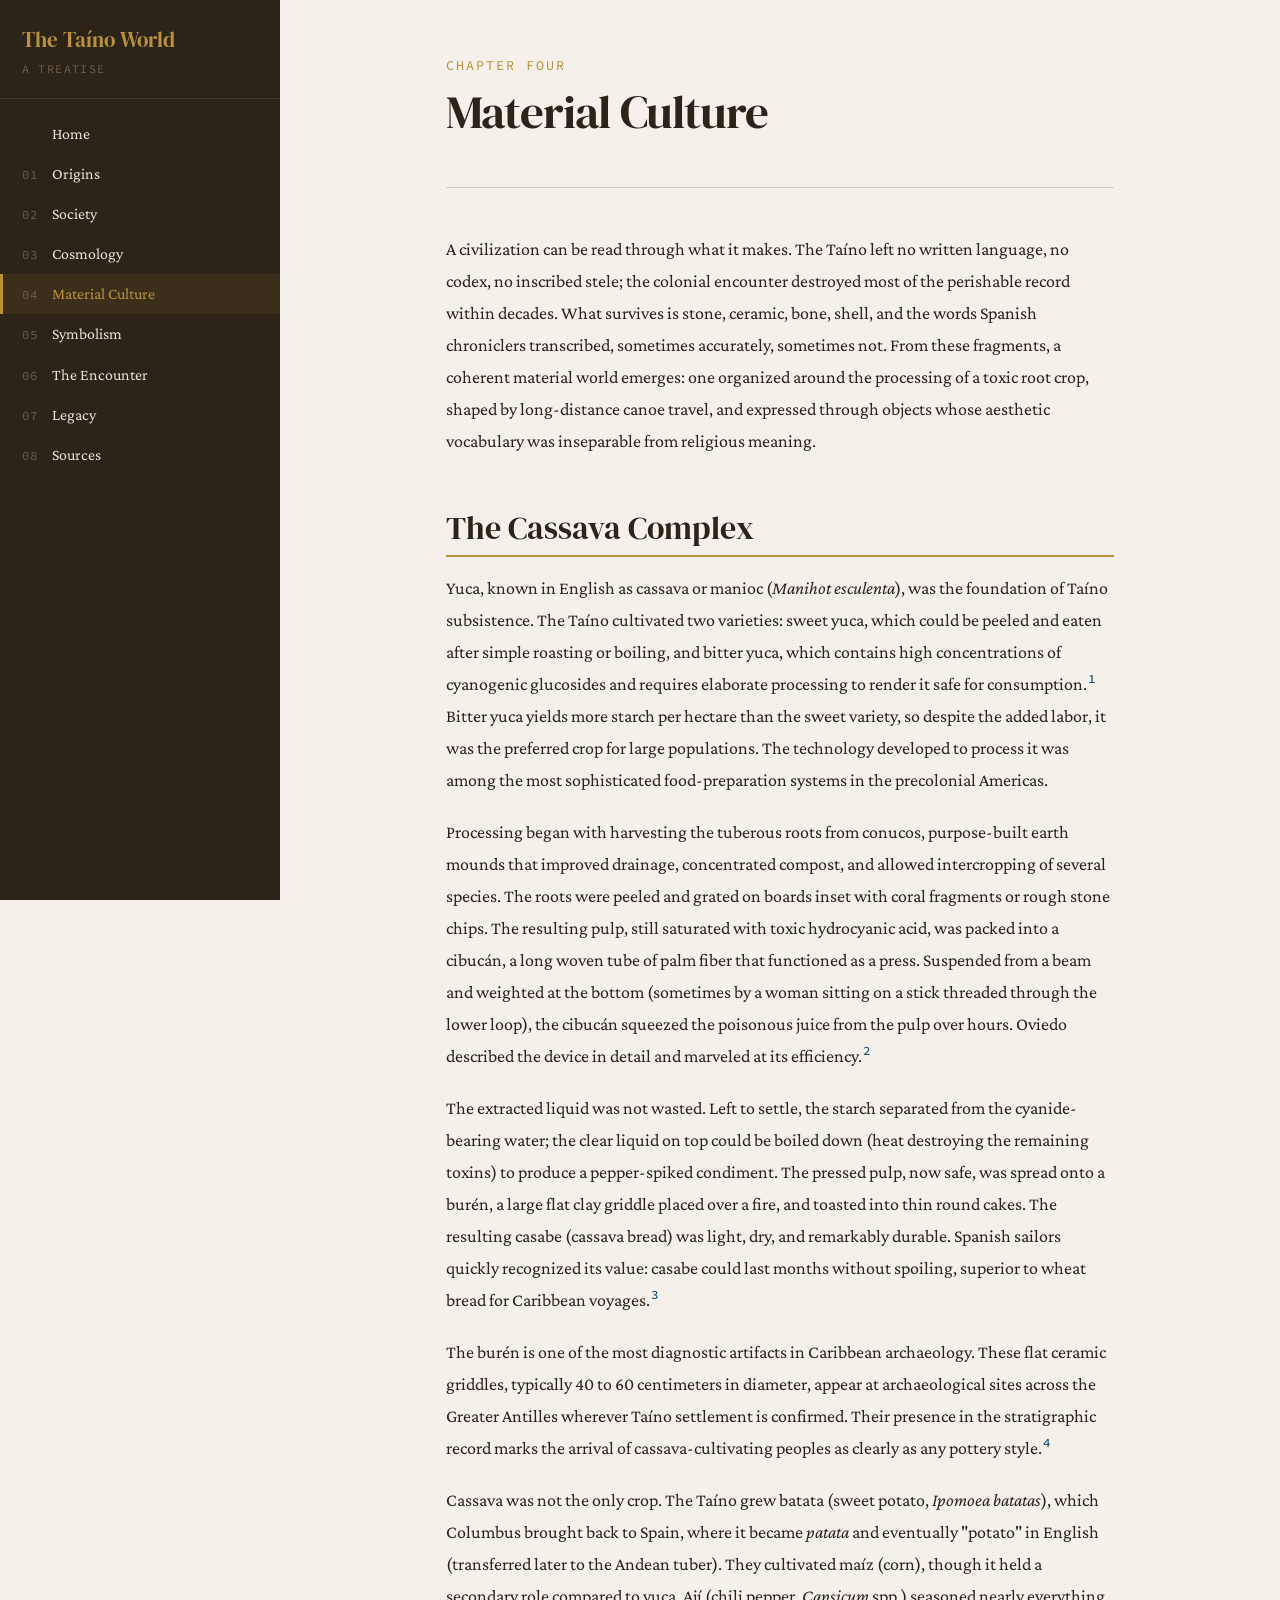
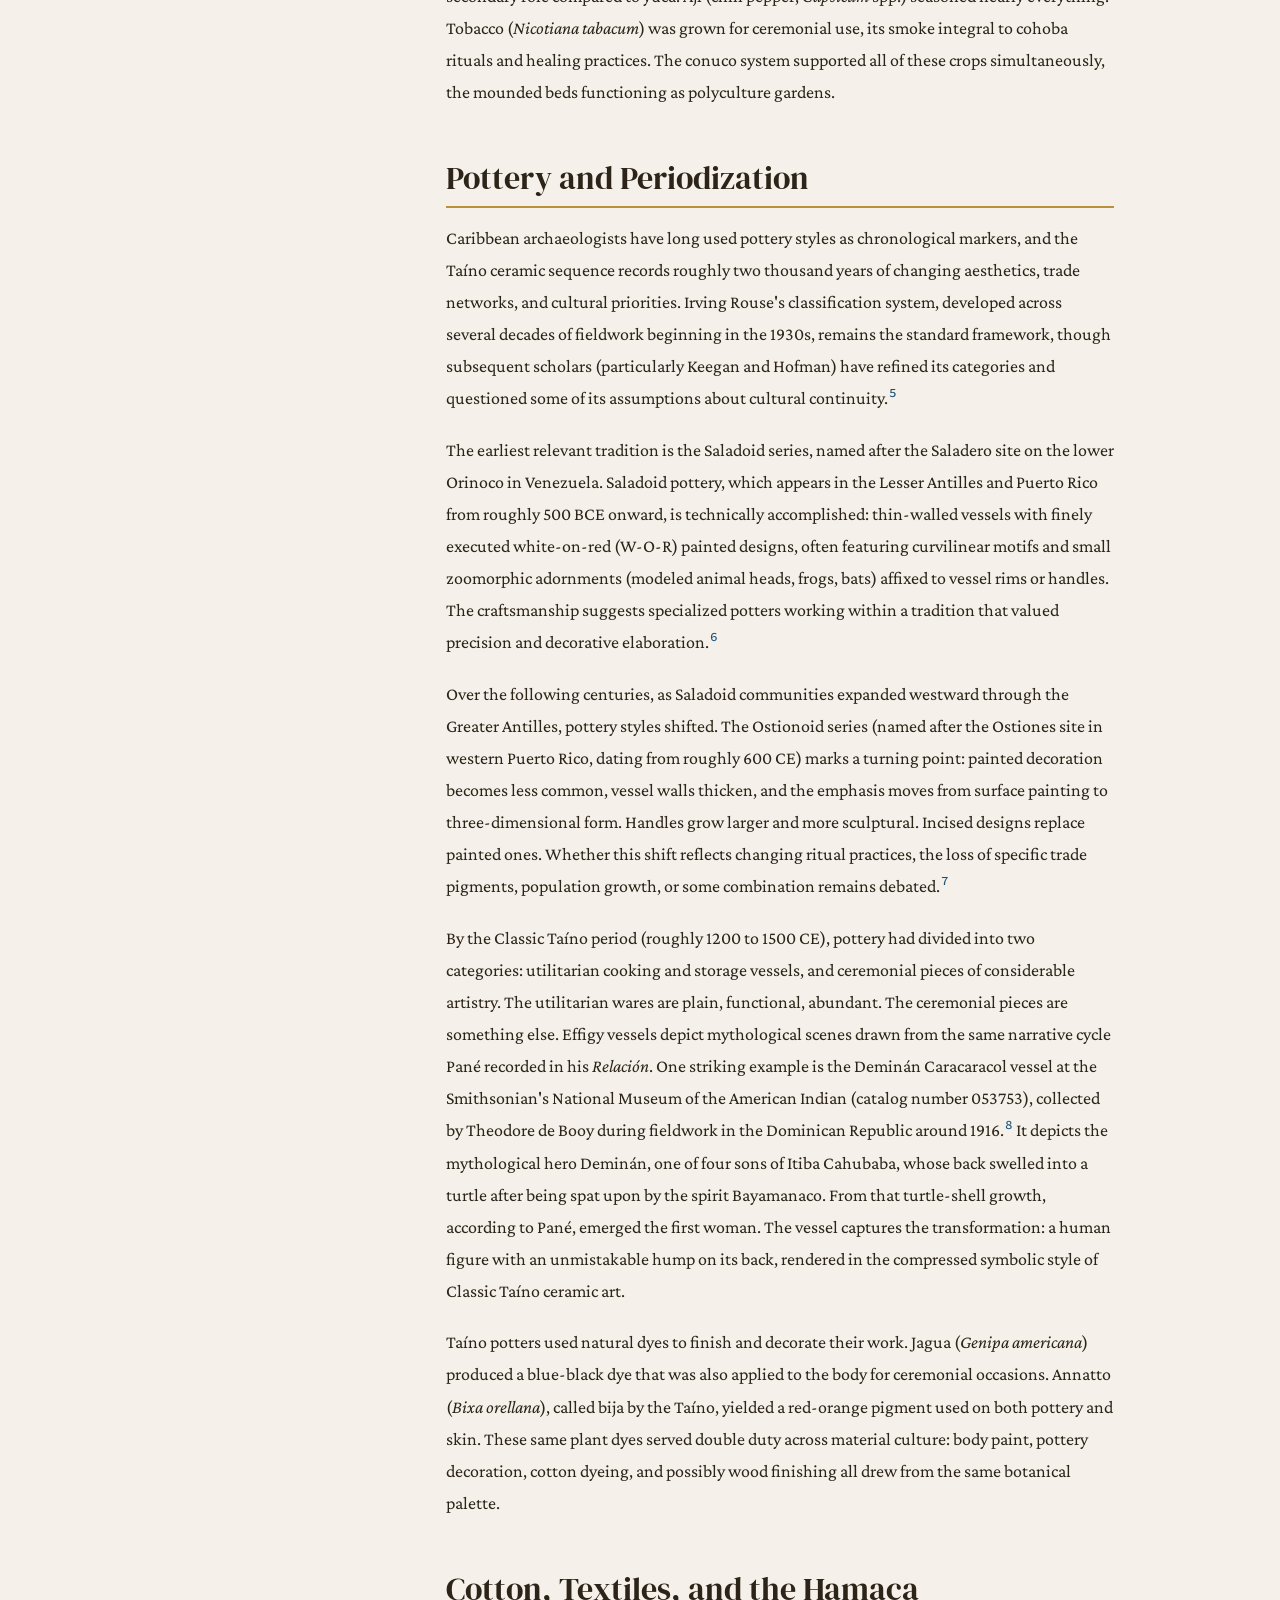
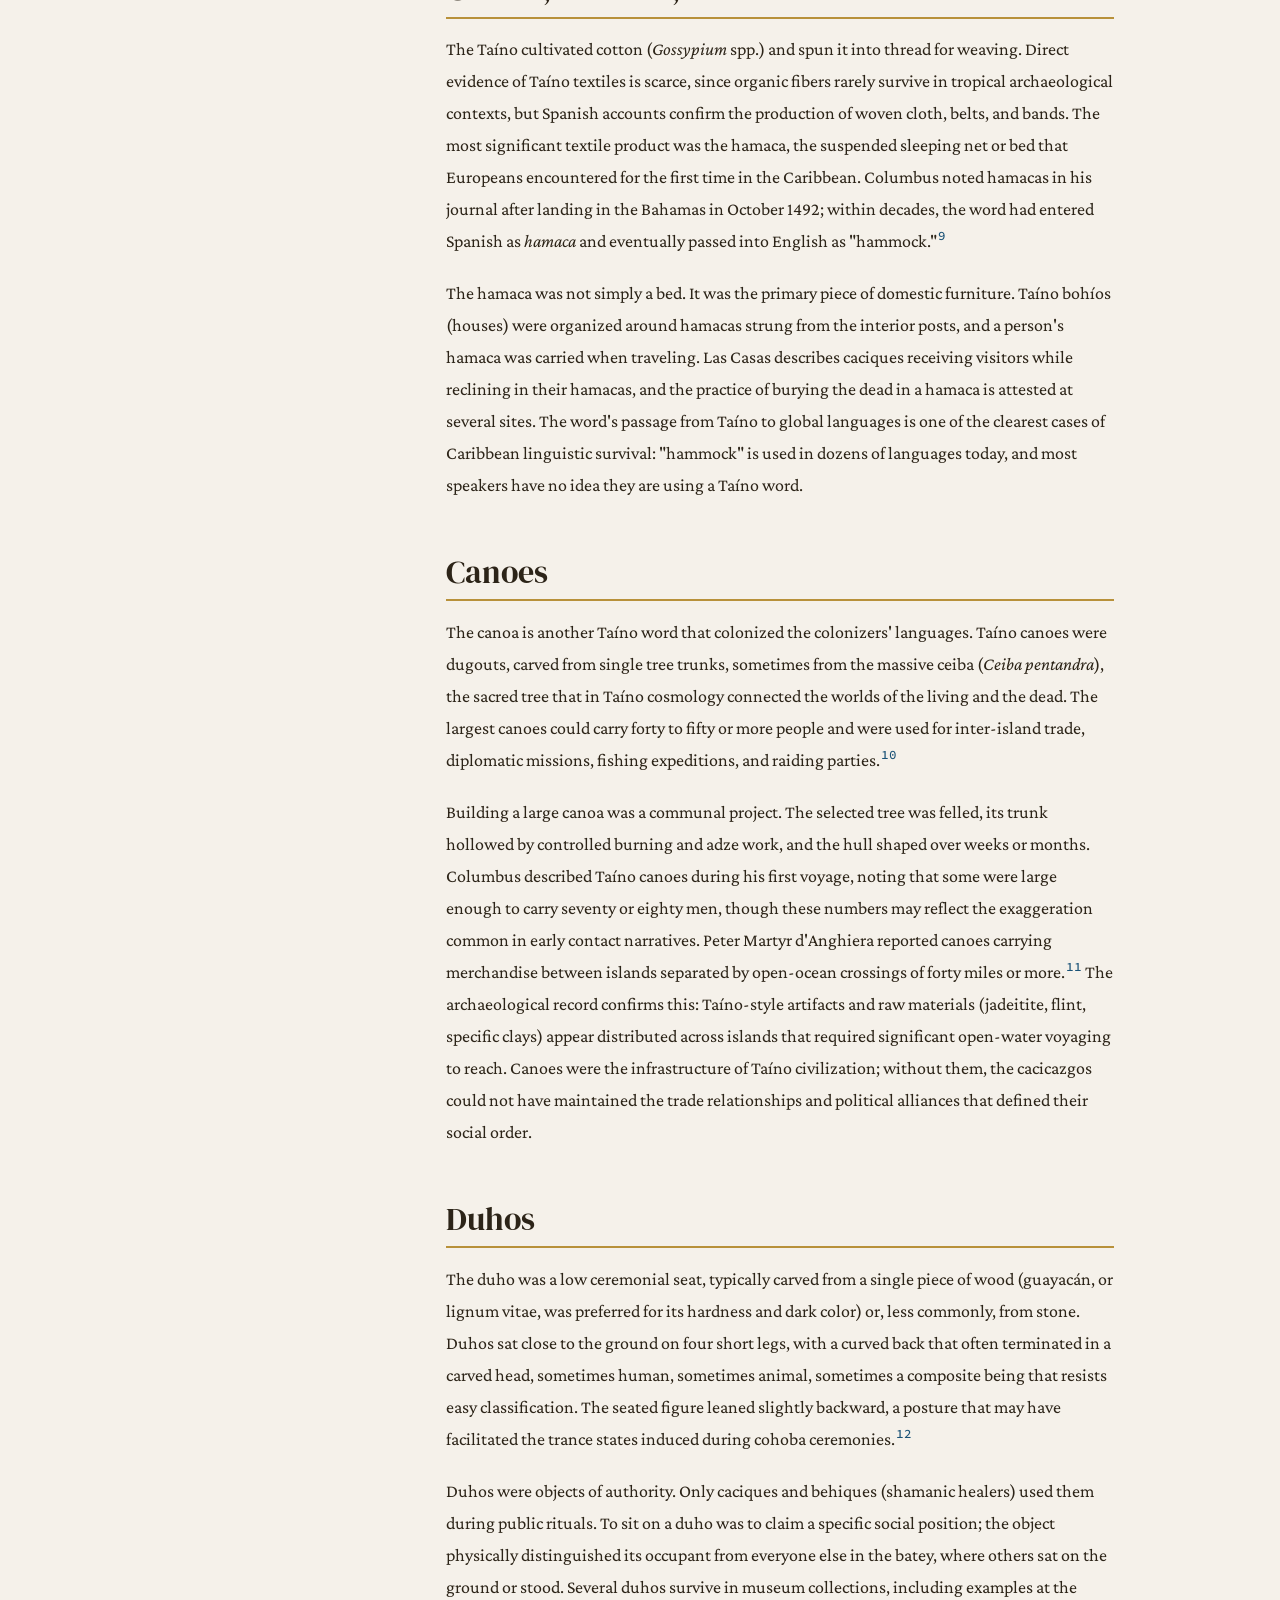
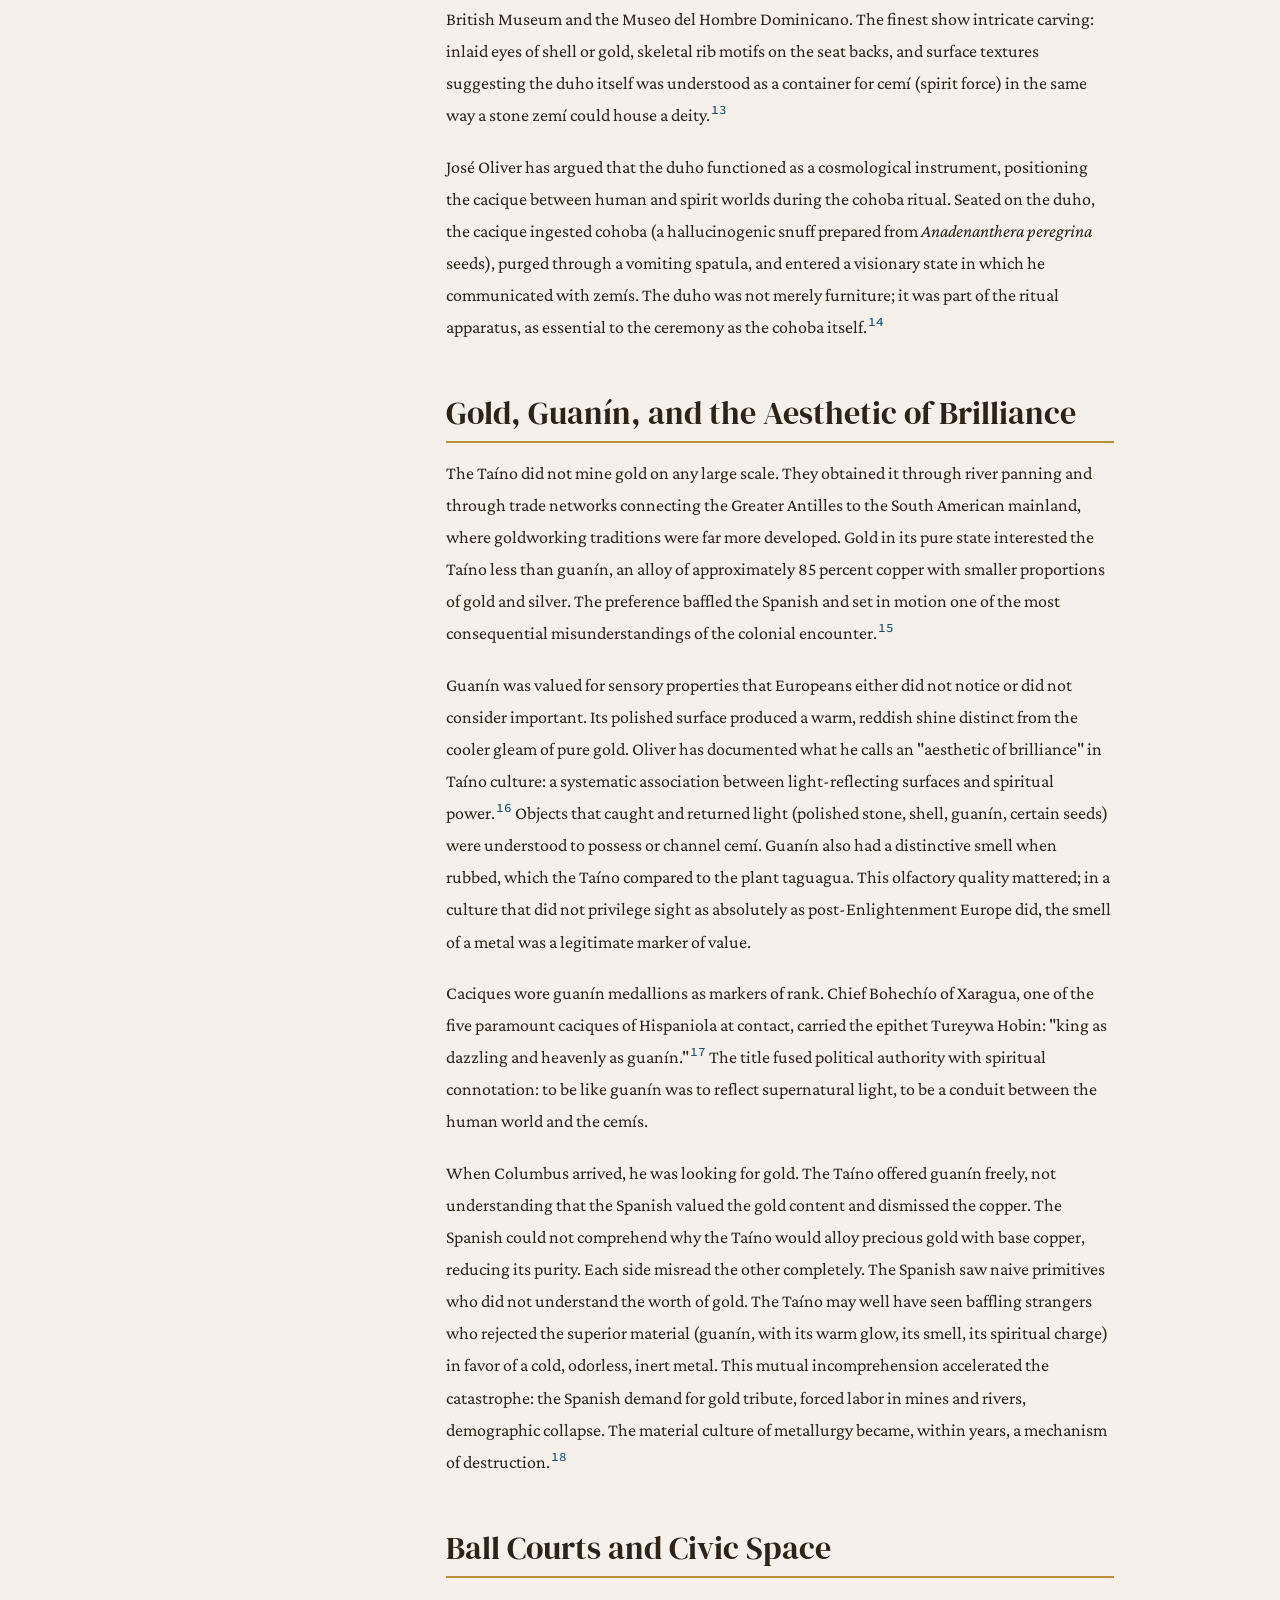
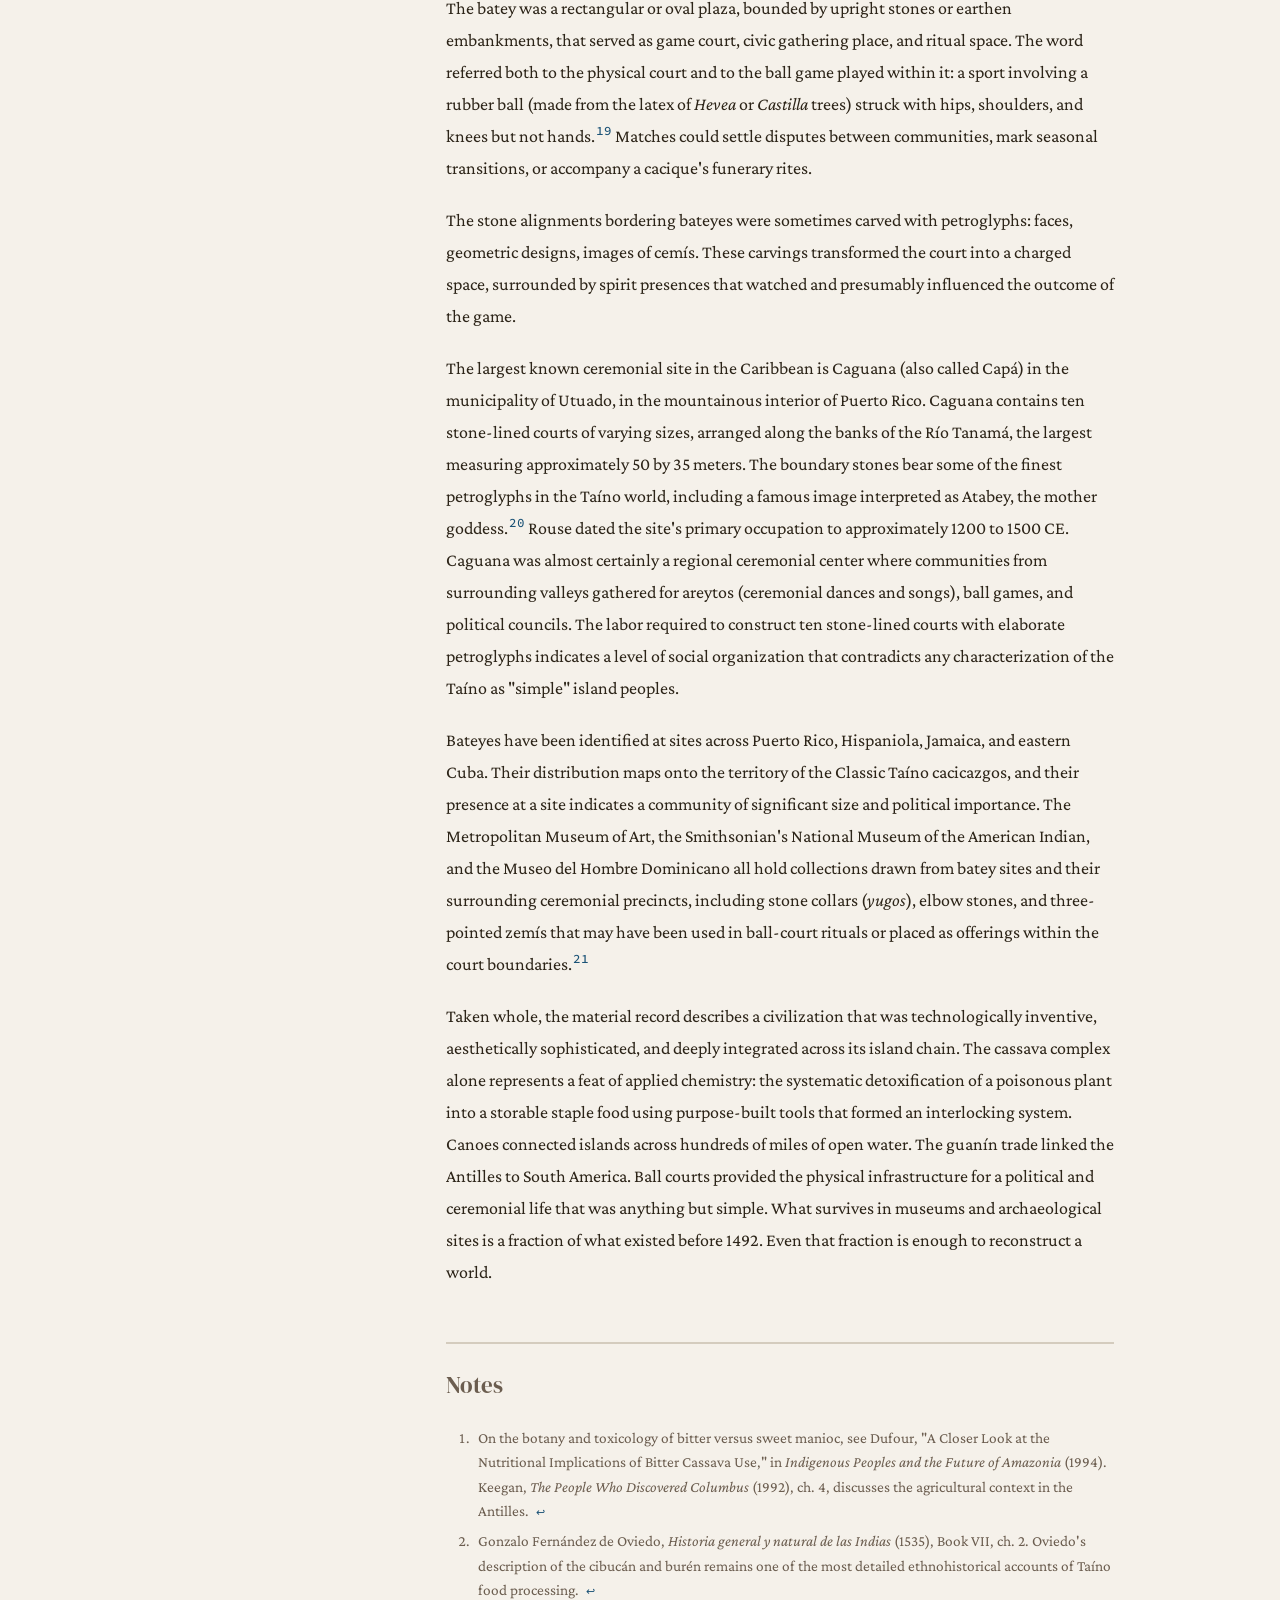
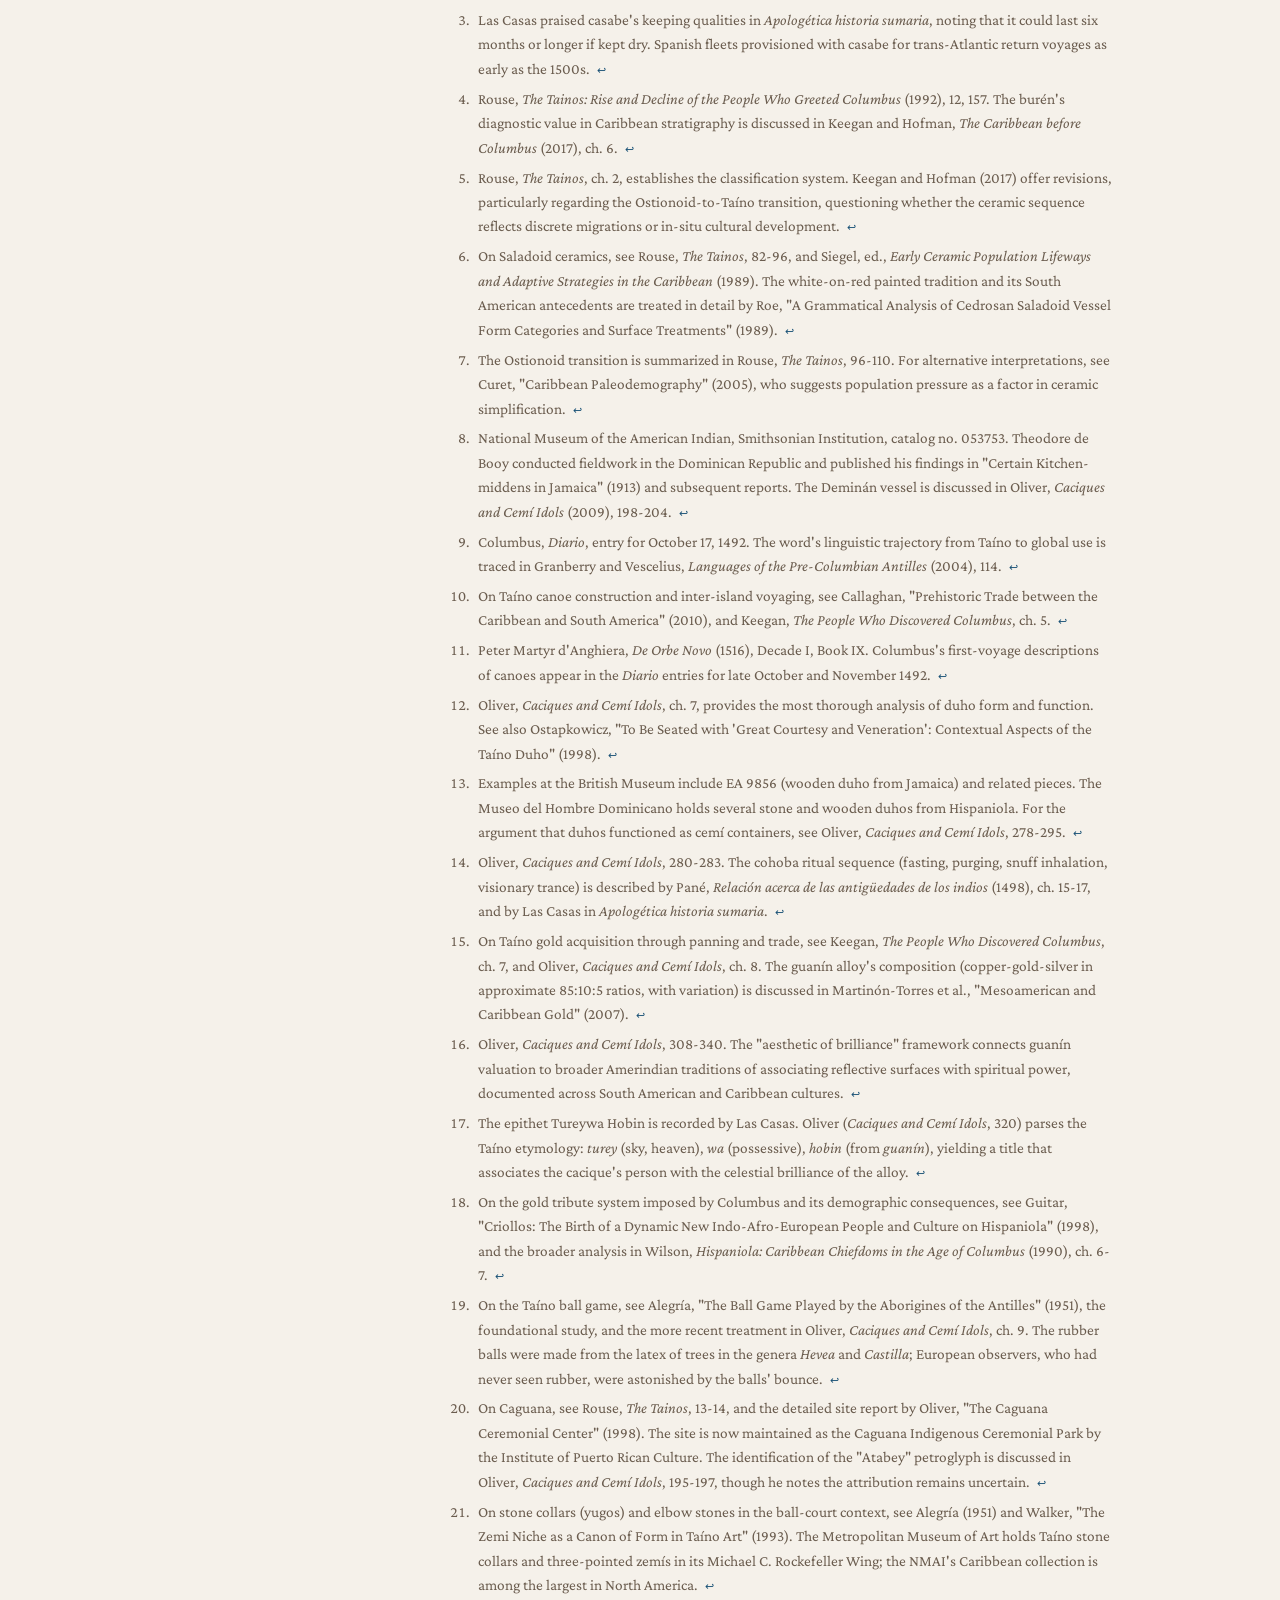
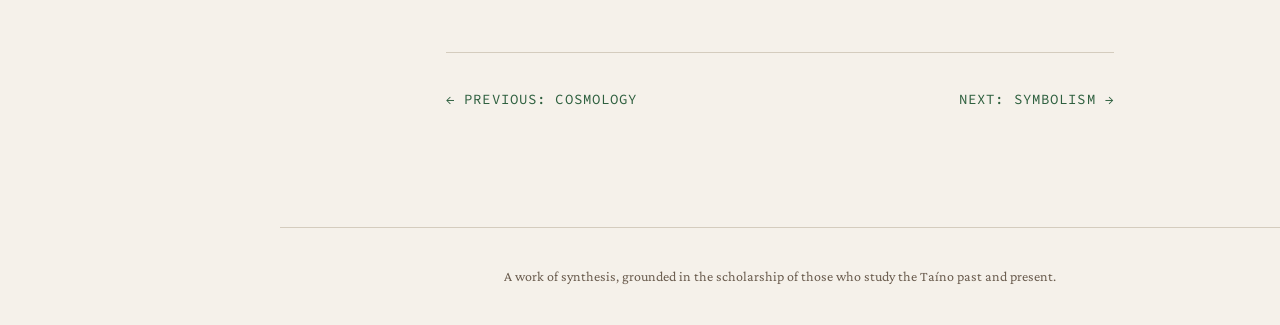
<file: chapters/04-material.html>
<!DOCTYPE html>
<html lang="en">
<head>
  <meta charset="UTF-8">
  <meta name="viewport" content="width=device-width, initial-scale=1.0">
  <title>Material Culture</title>
  <link rel="stylesheet" href="../css/style.css">
</head>
<body>

<button class="menu-toggle" aria-label="Toggle navigation">&#9776;</button>
<div class="sidebar-overlay"></div>

<div class="site-wrapper">
  <aside class="sidebar">
    <div class="sidebar-header">
      <div class="sidebar-title">The Taíno World</div>
      <div class="sidebar-subtitle">A Treatise</div>
    </div>
    <nav>
      <a href="../index.html"><span class="chapter-num">&nbsp;</span> Home</a>
      <a href="01-origins.html"><span class="chapter-num">01</span> Origins</a>
      <a href="02-society.html"><span class="chapter-num">02</span> Society</a>
      <a href="03-cosmos.html"><span class="chapter-num">03</span> Cosmology</a>
      <a href="04-material.html"><span class="chapter-num">04</span> Material Culture</a>
      <a href="05-symbols.html"><span class="chapter-num">05</span> Symbolism</a>
      <a href="06-encounter.html"><span class="chapter-num">06</span> The Encounter</a>
      <a href="07-legacy.html"><span class="chapter-num">07</span> Legacy</a>
      <a href="08-sources.html"><span class="chapter-num">08</span> Sources</a>
    </nav>
  </aside>

  <main class="main-content">
    <div class="content-wrapper">

      <div class="chapter-header">
        <span class="chapter-number">Chapter Four</span>
        <h1>Material Culture</h1>
      </div>

      <p>A civilization can be read through what it makes. The Taíno left no written language, no codex, no inscribed stele; the colonial encounter destroyed most of the perishable record within decades. What survives is stone, ceramic, bone, shell, and the words Spanish chroniclers transcribed, sometimes accurately, sometimes not. From these fragments, a coherent material world emerges: one organized around the processing of a toxic root crop, shaped by long-distance canoe travel, and expressed through objects whose aesthetic vocabulary was inseparable from religious meaning.</p>

      <h2>The Cassava Complex</h2>

      <p>Yuca, known in English as cassava or manioc (<em>Manihot esculenta</em>), was the foundation of Taíno subsistence. The Taíno cultivated two varieties: sweet yuca, which could be peeled and eaten after simple roasting or boiling, and bitter yuca, which contains high concentrations of cyanogenic glucosides and requires elaborate processing to render it safe for consumption.<sup class="footnote-ref"><a href="#fn1" id="fnref1">1</a></sup> Bitter yuca yields more starch per hectare than the sweet variety, so despite the added labor, it was the preferred crop for large populations. The technology developed to process it was among the most sophisticated food-preparation systems in the precolonial Americas.</p>

      <p>Processing began with harvesting the tuberous roots from conucos, purpose-built earth mounds that improved drainage, concentrated compost, and allowed intercropping of several species. The roots were peeled and grated on boards inset with coral fragments or rough stone chips. The resulting pulp, still saturated with toxic hydrocyanic acid, was packed into a cibucán, a long woven tube of palm fiber that functioned as a press. Suspended from a beam and weighted at the bottom (sometimes by a woman sitting on a stick threaded through the lower loop), the cibucán squeezed the poisonous juice from the pulp over hours. Oviedo described the device in detail and marveled at its efficiency.<sup class="footnote-ref"><a href="#fn2" id="fnref2">2</a></sup></p>

      <p>The extracted liquid was not wasted. Left to settle, the starch separated from the cyanide-bearing water; the clear liquid on top could be boiled down (heat destroying the remaining toxins) to produce a pepper-spiked condiment. The pressed pulp, now safe, was spread onto a burén, a large flat clay griddle placed over a fire, and toasted into thin round cakes. The resulting casabe (cassava bread) was light, dry, and remarkably durable. Spanish sailors quickly recognized its value: casabe could last months without spoiling, superior to wheat bread for Caribbean voyages.<sup class="footnote-ref"><a href="#fn3" id="fnref3">3</a></sup></p>

      <p>The burén is one of the most diagnostic artifacts in Caribbean archaeology. These flat ceramic griddles, typically 40 to 60 centimeters in diameter, appear at archaeological sites across the Greater Antilles wherever Taíno settlement is confirmed. Their presence in the stratigraphic record marks the arrival of cassava-cultivating peoples as clearly as any pottery style.<sup class="footnote-ref"><a href="#fn4" id="fnref4">4</a></sup></p>

      <p>Cassava was not the only crop. The Taíno grew batata (sweet potato, <em>Ipomoea batatas</em>), which Columbus brought back to Spain, where it became <em>patata</em> and eventually "potato" in English (transferred later to the Andean tuber). They cultivated maíz (corn), though it held a secondary role compared to yuca. Ají (chili pepper, <em>Capsicum</em> spp.) seasoned nearly everything. Tobacco (<em>Nicotiana tabacum</em>) was grown for ceremonial use, its smoke integral to cohoba rituals and healing practices. The conuco system supported all of these crops simultaneously, the mounded beds functioning as polyculture gardens.</p>

      <h2>Pottery and Periodization</h2>

      <p>Caribbean archaeologists have long used pottery styles as chronological markers, and the Taíno ceramic sequence records roughly two thousand years of changing aesthetics, trade networks, and cultural priorities. Irving Rouse's classification system, developed across several decades of fieldwork beginning in the 1930s, remains the standard framework, though subsequent scholars (particularly Keegan and Hofman) have refined its categories and questioned some of its assumptions about cultural continuity.<sup class="footnote-ref"><a href="#fn5" id="fnref5">5</a></sup></p>

      <p>The earliest relevant tradition is the Saladoid series, named after the Saladero site on the lower Orinoco in Venezuela. Saladoid pottery, which appears in the Lesser Antilles and Puerto Rico from roughly 500 BCE onward, is technically accomplished: thin-walled vessels with finely executed white-on-red (W-O-R) painted designs, often featuring curvilinear motifs and small zoomorphic adornments (modeled animal heads, frogs, bats) affixed to vessel rims or handles. The craftsmanship suggests specialized potters working within a tradition that valued precision and decorative elaboration.<sup class="footnote-ref"><a href="#fn6" id="fnref6">6</a></sup></p>

      <p>Over the following centuries, as Saladoid communities expanded westward through the Greater Antilles, pottery styles shifted. The Ostionoid series (named after the Ostiones site in western Puerto Rico, dating from roughly 600 CE) marks a turning point: painted decoration becomes less common, vessel walls thicken, and the emphasis moves from surface painting to three-dimensional form. Handles grow larger and more sculptural. Incised designs replace painted ones. Whether this shift reflects changing ritual practices, the loss of specific trade pigments, population growth, or some combination remains debated.<sup class="footnote-ref"><a href="#fn7" id="fnref7">7</a></sup></p>

      <p>By the Classic Taíno period (roughly 1200 to 1500 CE), pottery had divided into two categories: utilitarian cooking and storage vessels, and ceremonial pieces of considerable artistry. The utilitarian wares are plain, functional, abundant. The ceremonial pieces are something else. Effigy vessels depict mythological scenes drawn from the same narrative cycle Pané recorded in his <em>Relación</em>. One striking example is the Deminán Caracaracol vessel at the Smithsonian's National Museum of the American Indian (catalog number 053753), collected by Theodore de Booy during fieldwork in the Dominican Republic around 1916.<sup class="footnote-ref"><a href="#fn8" id="fnref8">8</a></sup> It depicts the mythological hero Deminán, one of four sons of Itiba Cahubaba, whose back swelled into a turtle after being spat upon by the spirit Bayamanaco. From that turtle-shell growth, according to Pané, emerged the first woman. The vessel captures the transformation: a human figure with an unmistakable hump on its back, rendered in the compressed symbolic style of Classic Taíno ceramic art.</p>

      <p>Taíno potters used natural dyes to finish and decorate their work. Jagua (<em>Genipa americana</em>) produced a blue-black dye that was also applied to the body for ceremonial occasions. Annatto (<em>Bixa orellana</em>), called bija by the Taíno, yielded a red-orange pigment used on both pottery and skin. These same plant dyes served double duty across material culture: body paint, pottery decoration, cotton dyeing, and possibly wood finishing all drew from the same botanical palette.</p>

      <h2>Cotton, Textiles, and the Hamaca</h2>

      <p>The Taíno cultivated cotton (<em>Gossypium</em> spp.) and spun it into thread for weaving. Direct evidence of Taíno textiles is scarce, since organic fibers rarely survive in tropical archaeological contexts, but Spanish accounts confirm the production of woven cloth, belts, and bands. The most significant textile product was the hamaca, the suspended sleeping net or bed that Europeans encountered for the first time in the Caribbean. Columbus noted hamacas in his journal after landing in the Bahamas in October 1492; within decades, the word had entered Spanish as <em>hamaca</em> and eventually passed into English as "hammock."<sup class="footnote-ref"><a href="#fn9" id="fnref9">9</a></sup></p>

      <p>The hamaca was not simply a bed. It was the primary piece of domestic furniture. Taíno bohíos (houses) were organized around hamacas strung from the interior posts, and a person's hamaca was carried when traveling. Las Casas describes caciques receiving visitors while reclining in their hamacas, and the practice of burying the dead in a hamaca is attested at several sites. The word's passage from Taíno to global languages is one of the clearest cases of Caribbean linguistic survival: "hammock" is used in dozens of languages today, and most speakers have no idea they are using a Taíno word.</p>

      <h2>Canoes</h2>

      <p>The canoa is another Taíno word that colonized the colonizers' languages. Taíno canoes were dugouts, carved from single tree trunks, sometimes from the massive ceiba (<em>Ceiba pentandra</em>), the sacred tree that in Taíno cosmology connected the worlds of the living and the dead. The largest canoes could carry forty to fifty or more people and were used for inter-island trade, diplomatic missions, fishing expeditions, and raiding parties.<sup class="footnote-ref"><a href="#fn10" id="fnref10">10</a></sup></p>

      <p>Building a large canoa was a communal project. The selected tree was felled, its trunk hollowed by controlled burning and adze work, and the hull shaped over weeks or months. Columbus described Taíno canoes during his first voyage, noting that some were large enough to carry seventy or eighty men, though these numbers may reflect the exaggeration common in early contact narratives. Peter Martyr d'Anghiera reported canoes carrying merchandise between islands separated by open-ocean crossings of forty miles or more.<sup class="footnote-ref"><a href="#fn11" id="fnref11">11</a></sup> The archaeological record confirms this: Taíno-style artifacts and raw materials (jadeitite, flint, specific clays) appear distributed across islands that required significant open-water voyaging to reach. Canoes were the infrastructure of Taíno civilization; without them, the cacicazgos could not have maintained the trade relationships and political alliances that defined their social order.</p>

      <h2>Duhos</h2>

      <p>The duho was a low ceremonial seat, typically carved from a single piece of wood (guayacán, or lignum vitae, was preferred for its hardness and dark color) or, less commonly, from stone. Duhos sat close to the ground on four short legs, with a curved back that often terminated in a carved head, sometimes human, sometimes animal, sometimes a composite being that resists easy classification. The seated figure leaned slightly backward, a posture that may have facilitated the trance states induced during cohoba ceremonies.<sup class="footnote-ref"><a href="#fn12" id="fnref12">12</a></sup></p>

      <p>Duhos were objects of authority. Only caciques and behiques (shamanic healers) used them during public rituals. To sit on a duho was to claim a specific social position; the object physically distinguished its occupant from everyone else in the batey, where others sat on the ground or stood. Several duhos survive in museum collections, including examples at the British Museum and the Museo del Hombre Dominicano. The finest show intricate carving: inlaid eyes of shell or gold, skeletal rib motifs on the seat backs, and surface textures suggesting the duho itself was understood as a container for cemí (spirit force) in the same way a stone zemí could house a deity.<sup class="footnote-ref"><a href="#fn13" id="fnref13">13</a></sup></p>

      <p>José Oliver has argued that the duho functioned as a cosmological instrument, positioning the cacique between human and spirit worlds during the cohoba ritual. Seated on the duho, the cacique ingested cohoba (a hallucinogenic snuff prepared from <em>Anadenanthera peregrina</em> seeds), purged through a vomiting spatula, and entered a visionary state in which he communicated with zemís. The duho was not merely furniture; it was part of the ritual apparatus, as essential to the ceremony as the cohoba itself.<sup class="footnote-ref"><a href="#fn14" id="fnref14">14</a></sup></p>

      <h2>Gold, Guanín, and the Aesthetic of Brilliance</h2>

      <p>The Taíno did not mine gold on any large scale. They obtained it through river panning and through trade networks connecting the Greater Antilles to the South American mainland, where goldworking traditions were far more developed. Gold in its pure state interested the Taíno less than guanín, an alloy of approximately 85 percent copper with smaller proportions of gold and silver. The preference baffled the Spanish and set in motion one of the most consequential misunderstandings of the colonial encounter.<sup class="footnote-ref"><a href="#fn15" id="fnref15">15</a></sup></p>

      <p>Guanín was valued for sensory properties that Europeans either did not notice or did not consider important. Its polished surface produced a warm, reddish shine distinct from the cooler gleam of pure gold. Oliver has documented what he calls an "aesthetic of brilliance" in Taíno culture: a systematic association between light-reflecting surfaces and spiritual power.<sup class="footnote-ref"><a href="#fn16" id="fnref16">16</a></sup> Objects that caught and returned light (polished stone, shell, guanín, certain seeds) were understood to possess or channel cemí. Guanín also had a distinctive smell when rubbed, which the Taíno compared to the plant taguagua. This olfactory quality mattered; in a culture that did not privilege sight as absolutely as post-Enlightenment Europe did, the smell of a metal was a legitimate marker of value.</p>

      <p>Caciques wore guanín medallions as markers of rank. Chief Bohechío of Xaragua, one of the five paramount caciques of Hispaniola at contact, carried the epithet Tureywa Hobin: "king as dazzling and heavenly as guanín."<sup class="footnote-ref"><a href="#fn17" id="fnref17">17</a></sup> The title fused political authority with spiritual connotation: to be like guanín was to reflect supernatural light, to be a conduit between the human world and the cemís.</p>

      <p>When Columbus arrived, he was looking for gold. The Taíno offered guanín freely, not understanding that the Spanish valued the gold content and dismissed the copper. The Spanish could not comprehend why the Taíno would alloy precious gold with base copper, reducing its purity. Each side misread the other completely. The Spanish saw naive primitives who did not understand the worth of gold. The Taíno may well have seen baffling strangers who rejected the superior material (guanín, with its warm glow, its smell, its spiritual charge) in favor of a cold, odorless, inert metal. This mutual incomprehension accelerated the catastrophe: the Spanish demand for gold tribute, forced labor in mines and rivers, demographic collapse. The material culture of metallurgy became, within years, a mechanism of destruction.<sup class="footnote-ref"><a href="#fn18" id="fnref18">18</a></sup></p>

      <h2>Ball Courts and Civic Space</h2>

      <p>The batey was a rectangular or oval plaza, bounded by upright stones or earthen embankments, that served as game court, civic gathering place, and ritual space. The word referred both to the physical court and to the ball game played within it: a sport involving a rubber ball (made from the latex of <em>Hevea</em> or <em>Castilla</em> trees) struck with hips, shoulders, and knees but not hands.<sup class="footnote-ref"><a href="#fn19" id="fnref19">19</a></sup> Matches could settle disputes between communities, mark seasonal transitions, or accompany a cacique's funerary rites.</p>

      <p>The stone alignments bordering bateyes were sometimes carved with petroglyphs: faces, geometric designs, images of cemís. These carvings transformed the court into a charged space, surrounded by spirit presences that watched and presumably influenced the outcome of the game.</p>

      <p>The largest known ceremonial site in the Caribbean is Caguana (also called Capá) in the municipality of Utuado, in the mountainous interior of Puerto Rico. Caguana contains ten stone-lined courts of varying sizes, arranged along the banks of the Río Tanamá, the largest measuring approximately 50 by 35 meters. The boundary stones bear some of the finest petroglyphs in the Taíno world, including a famous image interpreted as Atabey, the mother goddess.<sup class="footnote-ref"><a href="#fn20" id="fnref20">20</a></sup> Rouse dated the site's primary occupation to approximately 1200 to 1500 CE. Caguana was almost certainly a regional ceremonial center where communities from surrounding valleys gathered for areytos (ceremonial dances and songs), ball games, and political councils. The labor required to construct ten stone-lined courts with elaborate petroglyphs indicates a level of social organization that contradicts any characterization of the Taíno as "simple" island peoples.</p>

      <p>Bateyes have been identified at sites across Puerto Rico, Hispaniola, Jamaica, and eastern Cuba. Their distribution maps onto the territory of the Classic Taíno cacicazgos, and their presence at a site indicates a community of significant size and political importance. The Metropolitan Museum of Art, the Smithsonian's National Museum of the American Indian, and the Museo del Hombre Dominicano all hold collections drawn from batey sites and their surrounding ceremonial precincts, including stone collars (<em>yugos</em>), elbow stones, and three-pointed zemís that may have been used in ball-court rituals or placed as offerings within the court boundaries.<sup class="footnote-ref"><a href="#fn21" id="fnref21">21</a></sup></p>

      <p>Taken whole, the material record describes a civilization that was technologically inventive, aesthetically sophisticated, and deeply integrated across its island chain. The cassava complex alone represents a feat of applied chemistry: the systematic detoxification of a poisonous plant into a storable staple food using purpose-built tools that formed an interlocking system. Canoes connected islands across hundreds of miles of open water. The guanín trade linked the Antilles to South America. Ball courts provided the physical infrastructure for a political and ceremonial life that was anything but simple. What survives in museums and archaeological sites is a fraction of what existed before 1492. Even that fraction is enough to reconstruct a world.</p>

      <div class="endnotes">
        <h2>Notes</h2>
        <ol>
          <li id="fn1">On the botany and toxicology of bitter versus sweet manioc, see Dufour, "A Closer Look at the Nutritional Implications of Bitter Cassava Use," in <em>Indigenous Peoples and the Future of Amazonia</em> (1994). Keegan, <em>The People Who Discovered Columbus</em> (1992), ch. 4, discusses the agricultural context in the Antilles. <a href="#fnref1" class="backref">↩</a></li>
          <li id="fn2">Gonzalo Fernández de Oviedo, <em>Historia general y natural de las Indias</em> (1535), Book VII, ch. 2. Oviedo's description of the cibucán and burén remains one of the most detailed ethnohistorical accounts of Taíno food processing. <a href="#fnref2" class="backref">↩</a></li>
          <li id="fn3">Las Casas praised casabe's keeping qualities in <em>Apologética historia sumaria</em>, noting that it could last six months or longer if kept dry. Spanish fleets provisioned with casabe for trans-Atlantic return voyages as early as the 1500s. <a href="#fnref3" class="backref">↩</a></li>
          <li id="fn4">Rouse, <em>The Tainos: Rise and Decline of the People Who Greeted Columbus</em> (1992), 12, 157. The burén's diagnostic value in Caribbean stratigraphy is discussed in Keegan and Hofman, <em>The Caribbean before Columbus</em> (2017), ch. 6. <a href="#fnref4" class="backref">↩</a></li>
          <li id="fn5">Rouse, <em>The Tainos</em>, ch. 2, establishes the classification system. Keegan and Hofman (2017) offer revisions, particularly regarding the Ostionoid-to-Taíno transition, questioning whether the ceramic sequence reflects discrete migrations or in-situ cultural development. <a href="#fnref5" class="backref">↩</a></li>
          <li id="fn6">On Saladoid ceramics, see Rouse, <em>The Tainos</em>, 82-96, and Siegel, ed., <em>Early Ceramic Population Lifeways and Adaptive Strategies in the Caribbean</em> (1989). The white-on-red painted tradition and its South American antecedents are treated in detail by Roe, "A Grammatical Analysis of Cedrosan Saladoid Vessel Form Categories and Surface Treatments" (1989). <a href="#fnref6" class="backref">↩</a></li>
          <li id="fn7">The Ostionoid transition is summarized in Rouse, <em>The Tainos</em>, 96-110. For alternative interpretations, see Curet, "Caribbean Paleodemography" (2005), who suggests population pressure as a factor in ceramic simplification. <a href="#fnref7" class="backref">↩</a></li>
          <li id="fn8">National Museum of the American Indian, Smithsonian Institution, catalog no. 053753. Theodore de Booy conducted fieldwork in the Dominican Republic and published his findings in "Certain Kitchen-middens in Jamaica" (1913) and subsequent reports. The Deminán vessel is discussed in Oliver, <em>Caciques and Cemí Idols</em> (2009), 198-204. <a href="#fnref8" class="backref">↩</a></li>
          <li id="fn9">Columbus, <em>Diario</em>, entry for October 17, 1492. The word's linguistic trajectory from Taíno to global use is traced in Granberry and Vescelius, <em>Languages of the Pre-Columbian Antilles</em> (2004), 114. <a href="#fnref9" class="backref">↩</a></li>
          <li id="fn10">On Taíno canoe construction and inter-island voyaging, see Callaghan, "Prehistoric Trade between the Caribbean and South America" (2010), and Keegan, <em>The People Who Discovered Columbus</em>, ch. 5. <a href="#fnref10" class="backref">↩</a></li>
          <li id="fn11">Peter Martyr d'Anghiera, <em>De Orbe Novo</em> (1516), Decade I, Book IX. Columbus's first-voyage descriptions of canoes appear in the <em>Diario</em> entries for late October and November 1492. <a href="#fnref11" class="backref">↩</a></li>
          <li id="fn12">Oliver, <em>Caciques and Cemí Idols</em>, ch. 7, provides the most thorough analysis of duho form and function. See also Ostapkowicz, "To Be Seated with 'Great Courtesy and Veneration': Contextual Aspects of the Taíno Duho" (1998). <a href="#fnref12" class="backref">↩</a></li>
          <li id="fn13">Examples at the British Museum include EA 9856 (wooden duho from Jamaica) and related pieces. The Museo del Hombre Dominicano holds several stone and wooden duhos from Hispaniola. For the argument that duhos functioned as cemí containers, see Oliver, <em>Caciques and Cemí Idols</em>, 278-295. <a href="#fnref13" class="backref">↩</a></li>
          <li id="fn14">Oliver, <em>Caciques and Cemí Idols</em>, 280-283. The cohoba ritual sequence (fasting, purging, snuff inhalation, visionary trance) is described by Pané, <em>Relación acerca de las antigüedades de los indios</em> (1498), ch. 15-17, and by Las Casas in <em>Apologética historia sumaria</em>. <a href="#fnref14" class="backref">↩</a></li>
          <li id="fn15">On Taíno gold acquisition through panning and trade, see Keegan, <em>The People Who Discovered Columbus</em>, ch. 7, and Oliver, <em>Caciques and Cemí Idols</em>, ch. 8. The guanín alloy's composition (copper-gold-silver in approximate 85:10:5 ratios, with variation) is discussed in Martinón-Torres et al., "Mesoamerican and Caribbean Gold" (2007). <a href="#fnref15" class="backref">↩</a></li>
          <li id="fn16">Oliver, <em>Caciques and Cemí Idols</em>, 308-340. The "aesthetic of brilliance" framework connects guanín valuation to broader Amerindian traditions of associating reflective surfaces with spiritual power, documented across South American and Caribbean cultures. <a href="#fnref16" class="backref">↩</a></li>
          <li id="fn17">The epithet Tureywa Hobin is recorded by Las Casas. Oliver (<em>Caciques and Cemí Idols</em>, 320) parses the Taíno etymology: <em>turey</em> (sky, heaven), <em>wa</em> (possessive), <em>hobin</em> (from <em>guanín</em>), yielding a title that associates the cacique's person with the celestial brilliance of the alloy. <a href="#fnref17" class="backref">↩</a></li>
          <li id="fn18">On the gold tribute system imposed by Columbus and its demographic consequences, see Guitar, "Criollos: The Birth of a Dynamic New Indo-Afro-European People and Culture on Hispaniola" (1998), and the broader analysis in Wilson, <em>Hispaniola: Caribbean Chiefdoms in the Age of Columbus</em> (1990), ch. 6-7. <a href="#fnref18" class="backref">↩</a></li>
          <li id="fn19">On the Taíno ball game, see Alegría, "The Ball Game Played by the Aborigines of the Antilles" (1951), the foundational study, and the more recent treatment in Oliver, <em>Caciques and Cemí Idols</em>, ch. 9. The rubber balls were made from the latex of trees in the genera <em>Hevea</em> and <em>Castilla</em>; European observers, who had never seen rubber, were astonished by the balls' bounce. <a href="#fnref19" class="backref">↩</a></li>
          <li id="fn20">On Caguana, see Rouse, <em>The Tainos</em>, 13-14, and the detailed site report by Oliver, "The Caguana Ceremonial Center" (1998). The site is now maintained as the Caguana Indigenous Ceremonial Park by the Institute of Puerto Rican Culture. The identification of the "Atabey" petroglyph is discussed in Oliver, <em>Caciques and Cemí Idols</em>, 195-197, though he notes the attribution remains uncertain. <a href="#fnref20" class="backref">↩</a></li>
          <li id="fn21">On stone collars (yugos) and elbow stones in the ball-court context, see Alegría (1951) and Walker, "The Zemi Niche as a Canon of Form in Taíno Art" (1993). The Metropolitan Museum of Art holds Taíno stone collars and three-pointed zemís in its Michael C. Rockefeller Wing; the NMAI's Caribbean collection is among the largest in North America. <a href="#fnref21" class="backref">↩</a></li>
        </ol>
      </div>

      <div class="chapter-nav">
        <a href="03-cosmos.html" class="prev">&larr; Previous: Cosmology</a>
        <a href="05-symbols.html" class="next">Next: Symbolism &rarr;</a>
      </div>

    </div>

    <footer class="site-footer">
      A work of synthesis, grounded in the scholarship of those who study the Taíno past and present.
    </footer>
  </main>
</div>

<script src="../js/nav.js"></script>
</body>
</html>
</file>
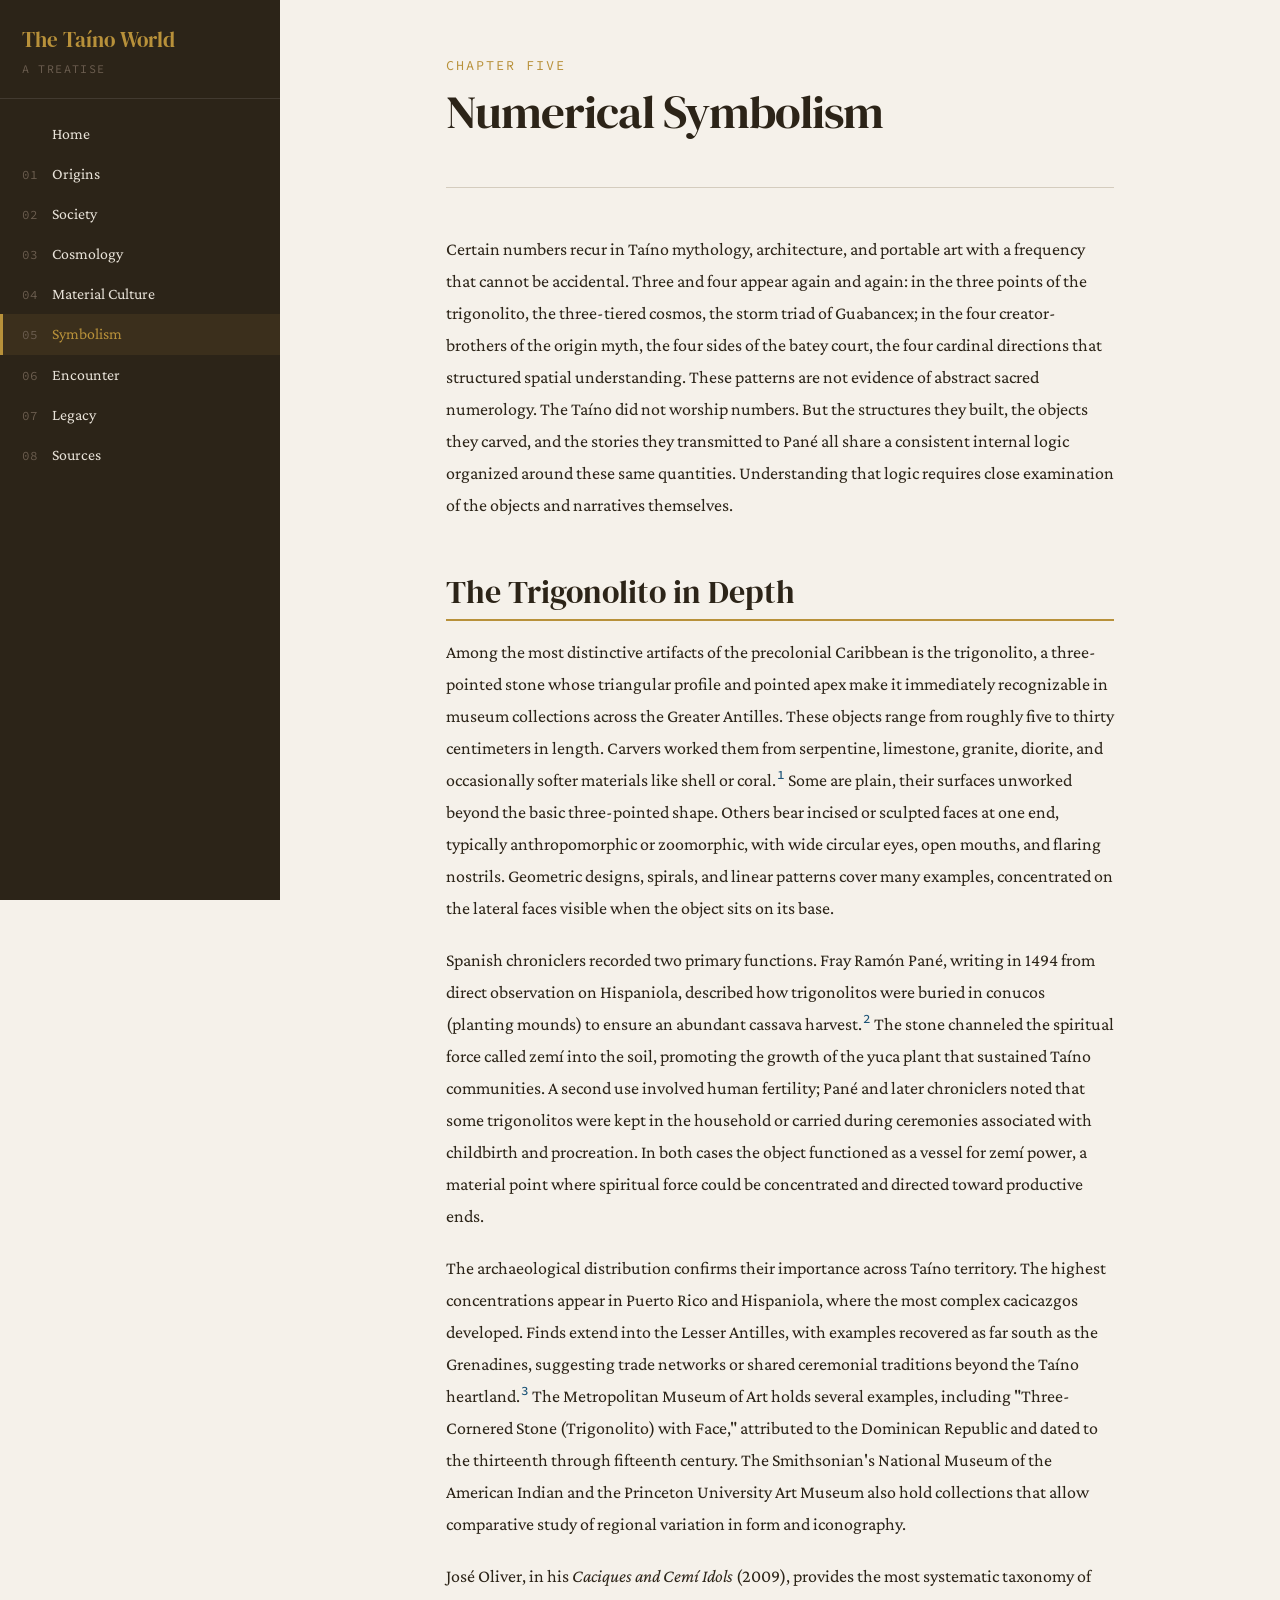
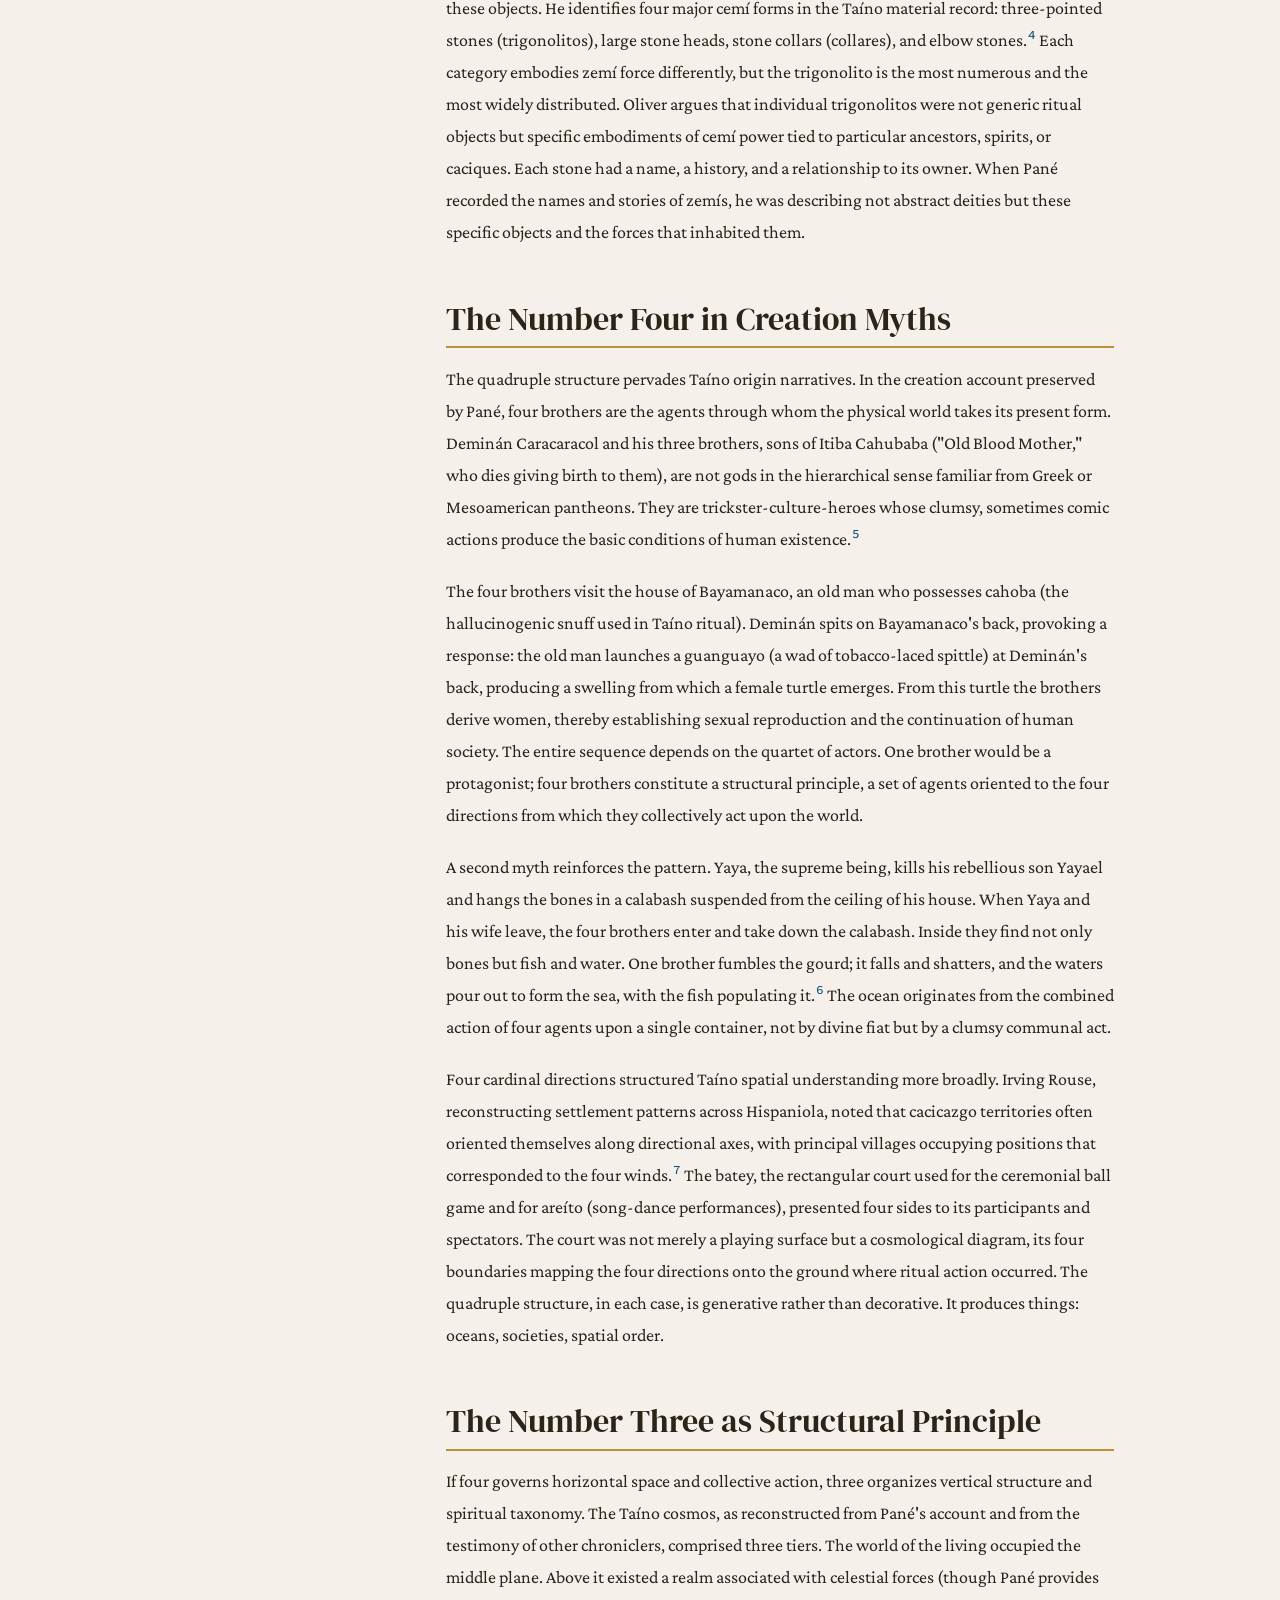
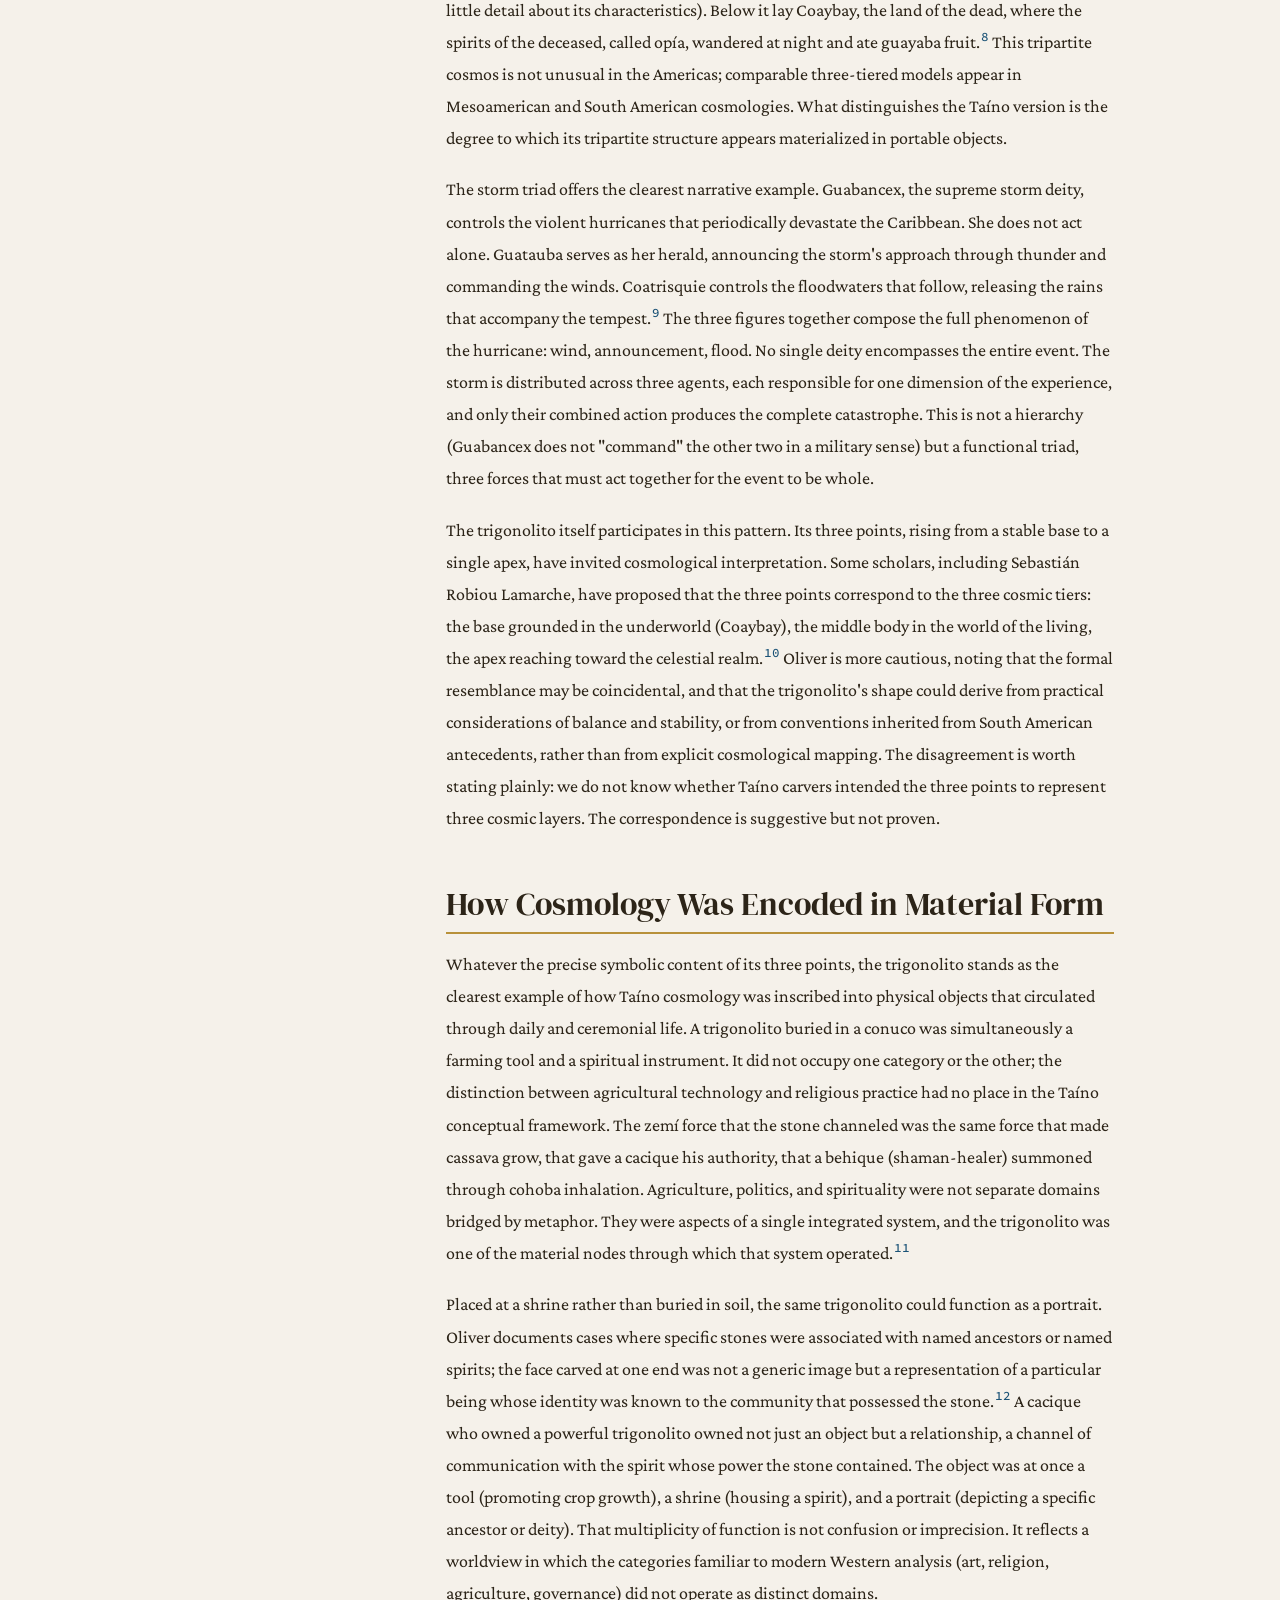
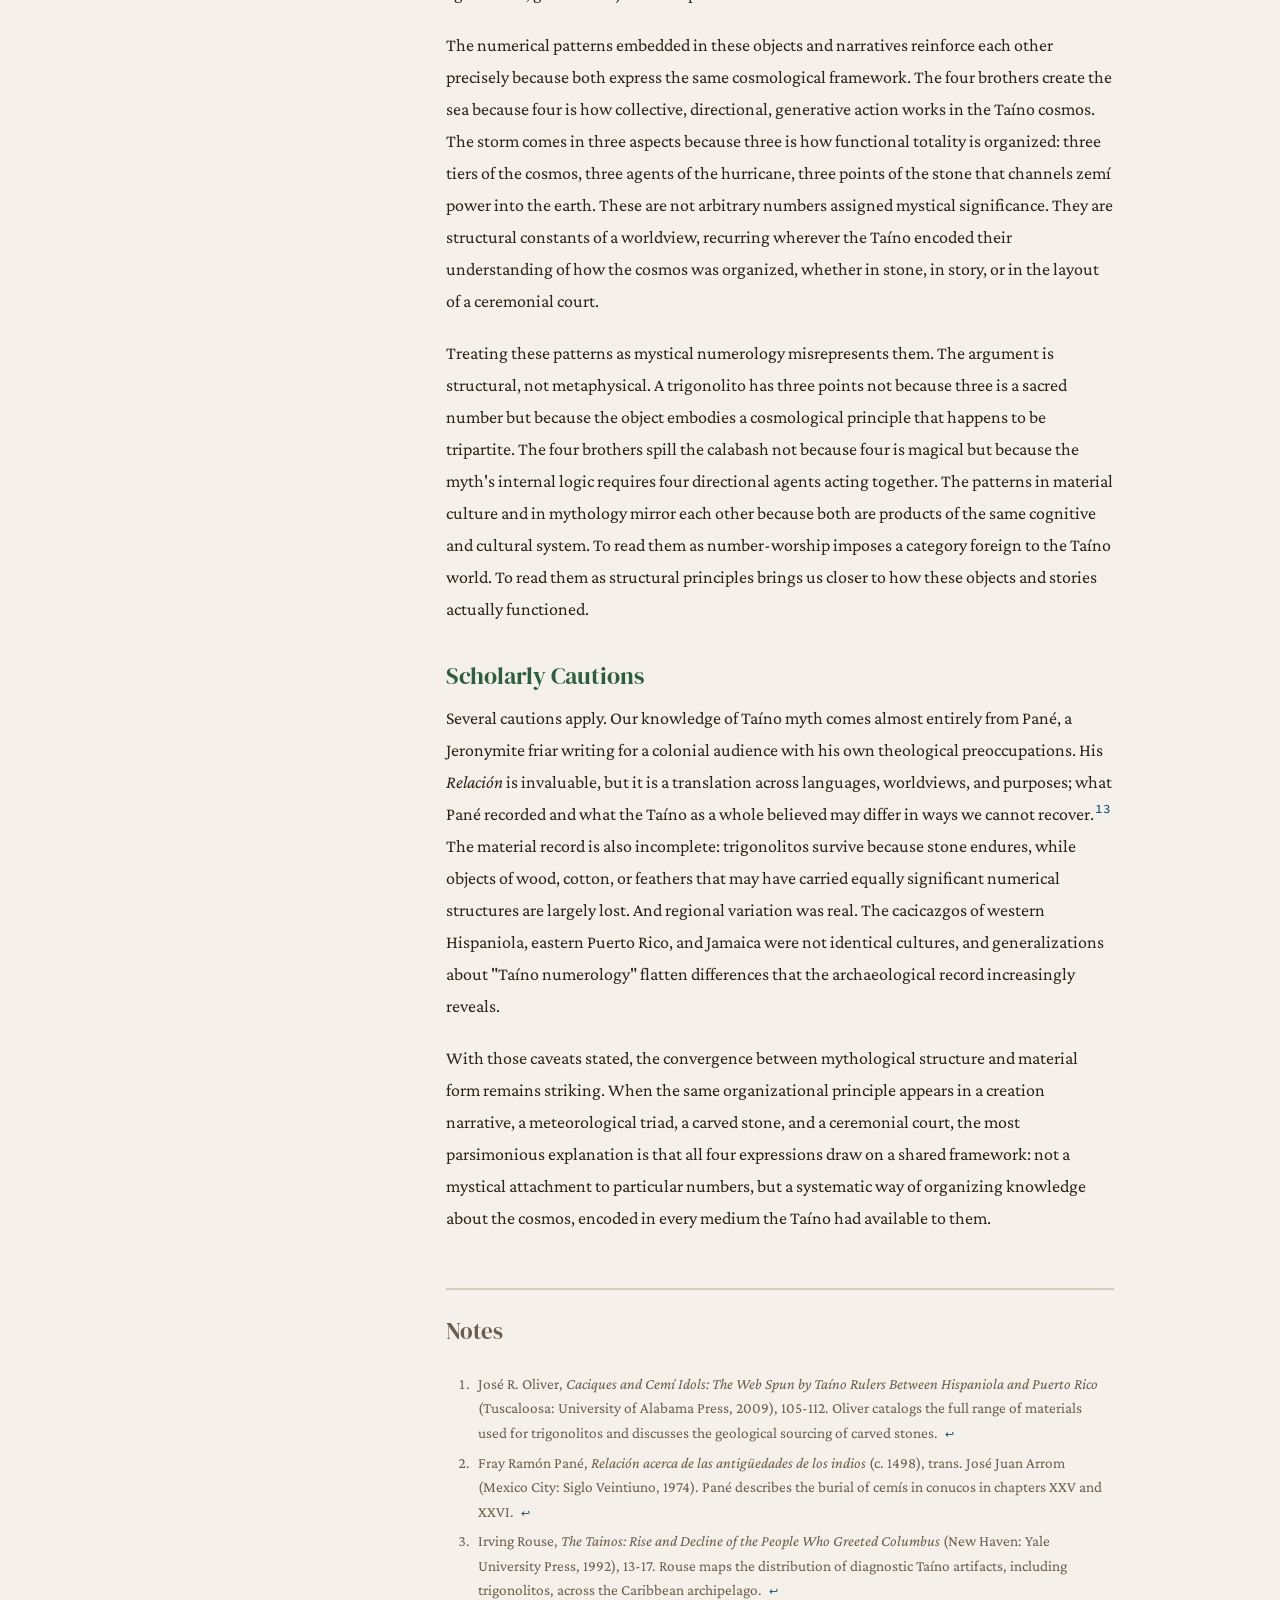
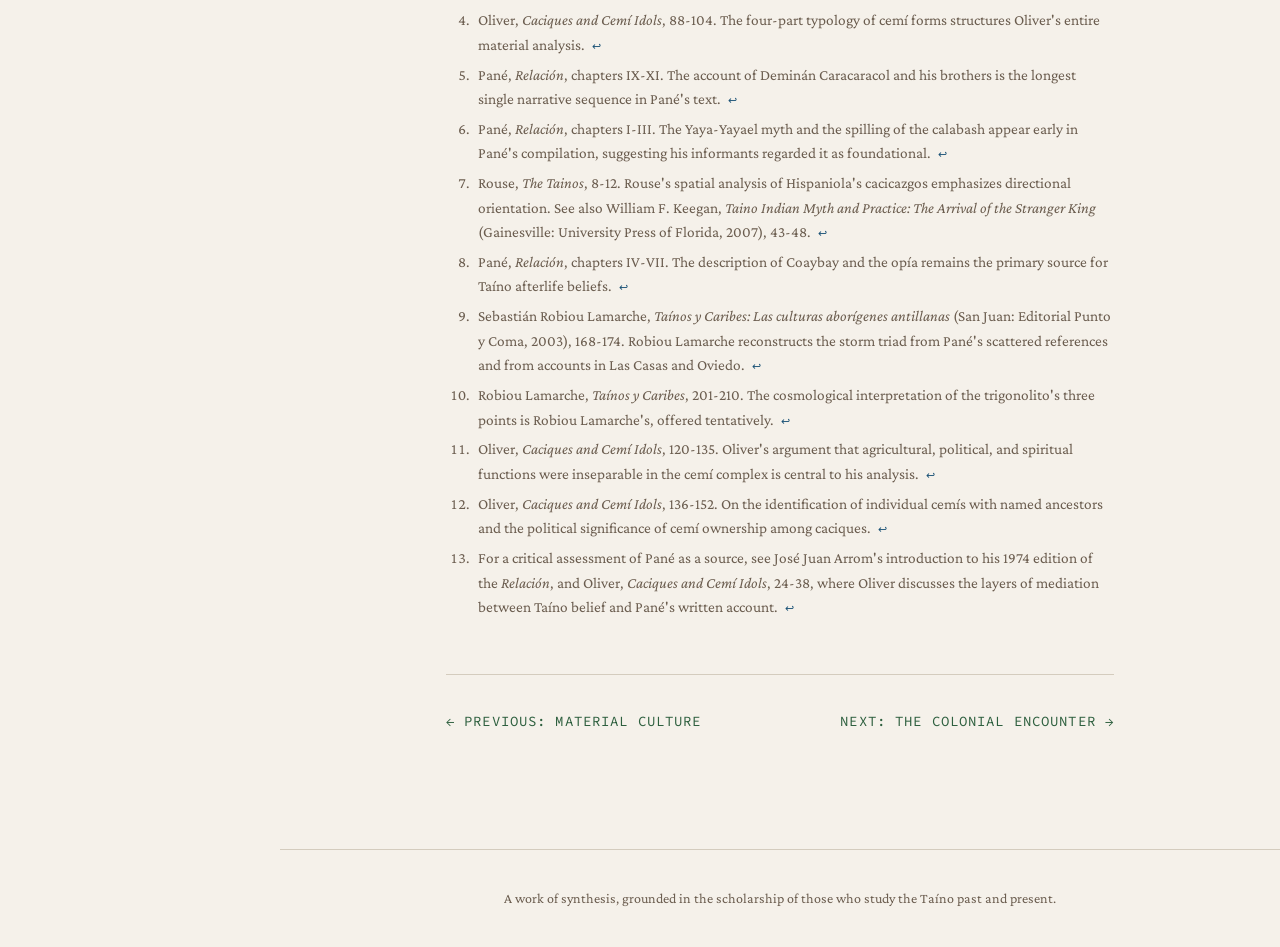
<file: chapters/05-symbols.html>
<!DOCTYPE html>
<html lang="en">
<head>
  <meta charset="UTF-8">
  <meta name="viewport" content="width=device-width, initial-scale=1.0">
  <title>Numerical Symbolism</title>
  <link rel="stylesheet" href="../css/style.css">
</head>
<body>

<button class="menu-toggle" aria-label="Toggle navigation">&#9776;</button>
<div class="sidebar-overlay"></div>

<div class="site-wrapper">
  <aside class="sidebar">
    <div class="sidebar-header">
      <div class="sidebar-title">The Taíno World</div>
      <div class="sidebar-subtitle">A Treatise</div>
    </div>
    <nav>
      <a href="../index.html"><span class="chapter-num">&nbsp;</span> Home</a>
      <a href="01-origins.html"><span class="chapter-num">01</span> Origins</a>
      <a href="02-society.html"><span class="chapter-num">02</span> Society</a>
      <a href="03-cosmos.html"><span class="chapter-num">03</span> Cosmology</a>
      <a href="04-material.html"><span class="chapter-num">04</span> Material Culture</a>
      <a href="05-symbols.html" class="active"><span class="chapter-num">05</span> Symbolism</a>
      <a href="06-encounter.html"><span class="chapter-num">06</span> Encounter</a>
      <a href="07-legacy.html"><span class="chapter-num">07</span> Legacy</a>
      <a href="08-sources.html"><span class="chapter-num">08</span> Sources</a>
    </nav>
  </aside>

  <main class="main-content">
    <div class="content-wrapper">

      <div class="chapter-header">
        <span class="chapter-number">Chapter Five</span>
        <h1>Numerical Symbolism</h1>
      </div>

      <p>Certain numbers recur in Taíno mythology, architecture, and portable art with a frequency that cannot be accidental. Three and four appear again and again: in the three points of the trigonolito, the three-tiered cosmos, the storm triad of Guabancex; in the four creator-brothers of the origin myth, the four sides of the batey court, the four cardinal directions that structured spatial understanding. These patterns are not evidence of abstract sacred numerology. The Taíno did not worship numbers. But the structures they built, the objects they carved, and the stories they transmitted to Pané all share a consistent internal logic organized around these same quantities. Understanding that logic requires close examination of the objects and narratives themselves.</p>

      <h2>The Trigonolito in Depth</h2>

      <p>Among the most distinctive artifacts of the precolonial Caribbean is the trigonolito, a three-pointed stone whose triangular profile and pointed apex make it immediately recognizable in museum collections across the Greater Antilles. These objects range from roughly five to thirty centimeters in length. Carvers worked them from serpentine, limestone, granite, diorite, and occasionally softer materials like shell or coral.<sup class="footnote-ref"><a href="#fn1" id="fnref1">1</a></sup> Some are plain, their surfaces unworked beyond the basic three-pointed shape. Others bear incised or sculpted faces at one end, typically anthropomorphic or zoomorphic, with wide circular eyes, open mouths, and flaring nostrils. Geometric designs, spirals, and linear patterns cover many examples, concentrated on the lateral faces visible when the object sits on its base.</p>

      <p>Spanish chroniclers recorded two primary functions. Fray Ramón Pané, writing in 1494 from direct observation on Hispaniola, described how trigonolitos were buried in conucos (planting mounds) to ensure an abundant cassava harvest.<sup class="footnote-ref"><a href="#fn2" id="fnref2">2</a></sup> The stone channeled the spiritual force called zemí into the soil, promoting the growth of the yuca plant that sustained Taíno communities. A second use involved human fertility; Pané and later chroniclers noted that some trigonolitos were kept in the household or carried during ceremonies associated with childbirth and procreation. In both cases the object functioned as a vessel for zemí power, a material point where spiritual force could be concentrated and directed toward productive ends.</p>

      <p>The archaeological distribution confirms their importance across Taíno territory. The highest concentrations appear in Puerto Rico and Hispaniola, where the most complex cacicazgos developed. Finds extend into the Lesser Antilles, with examples recovered as far south as the Grenadines, suggesting trade networks or shared ceremonial traditions beyond the Taíno heartland.<sup class="footnote-ref"><a href="#fn3" id="fnref3">3</a></sup> The Metropolitan Museum of Art holds several examples, including "Three-Cornered Stone (Trigonolito) with Face," attributed to the Dominican Republic and dated to the thirteenth through fifteenth century. The Smithsonian's National Museum of the American Indian and the Princeton University Art Museum also hold collections that allow comparative study of regional variation in form and iconography.</p>

      <p>José Oliver, in his <em>Caciques and Cemí Idols</em> (2009), provides the most systematic taxonomy of these objects. He identifies four major cemí forms in the Taíno material record: three-pointed stones (trigonolitos), large stone heads, stone collars (collares), and elbow stones.<sup class="footnote-ref"><a href="#fn4" id="fnref4">4</a></sup> Each category embodies zemí force differently, but the trigonolito is the most numerous and the most widely distributed. Oliver argues that individual trigonolitos were not generic ritual objects but specific embodiments of cemí power tied to particular ancestors, spirits, or caciques. Each stone had a name, a history, and a relationship to its owner. When Pané recorded the names and stories of zemís, he was describing not abstract deities but these specific objects and the forces that inhabited them.</p>

      <h2>The Number Four in Creation Myths</h2>

      <p>The quadruple structure pervades Taíno origin narratives. In the creation account preserved by Pané, four brothers are the agents through whom the physical world takes its present form. Deminán Caracaracol and his three brothers, sons of Itiba Cahubaba ("Old Blood Mother," who dies giving birth to them), are not gods in the hierarchical sense familiar from Greek or Mesoamerican pantheons. They are trickster-culture-heroes whose clumsy, sometimes comic actions produce the basic conditions of human existence.<sup class="footnote-ref"><a href="#fn5" id="fnref5">5</a></sup></p>

      <p>The four brothers visit the house of Bayamanaco, an old man who possesses cahoba (the hallucinogenic snuff used in Taíno ritual). Deminán spits on Bayamanaco's back, provoking a response: the old man launches a guanguayo (a wad of tobacco-laced spittle) at Deminán's back, producing a swelling from which a female turtle emerges. From this turtle the brothers derive women, thereby establishing sexual reproduction and the continuation of human society. The entire sequence depends on the quartet of actors. One brother would be a protagonist; four brothers constitute a structural principle, a set of agents oriented to the four directions from which they collectively act upon the world.</p>

      <p>A second myth reinforces the pattern. Yaya, the supreme being, kills his rebellious son Yayael and hangs the bones in a calabash suspended from the ceiling of his house. When Yaya and his wife leave, the four brothers enter and take down the calabash. Inside they find not only bones but fish and water. One brother fumbles the gourd; it falls and shatters, and the waters pour out to form the sea, with the fish populating it.<sup class="footnote-ref"><a href="#fn6" id="fnref6">6</a></sup> The ocean originates from the combined action of four agents upon a single container, not by divine fiat but by a clumsy communal act.</p>

      <p>Four cardinal directions structured Taíno spatial understanding more broadly. Irving Rouse, reconstructing settlement patterns across Hispaniola, noted that cacicazgo territories often oriented themselves along directional axes, with principal villages occupying positions that corresponded to the four winds.<sup class="footnote-ref"><a href="#fn7" id="fnref7">7</a></sup> The batey, the rectangular court used for the ceremonial ball game and for areíto (song-dance performances), presented four sides to its participants and spectators. The court was not merely a playing surface but a cosmological diagram, its four boundaries mapping the four directions onto the ground where ritual action occurred. The quadruple structure, in each case, is generative rather than decorative. It produces things: oceans, societies, spatial order.</p>

      <h2>The Number Three as Structural Principle</h2>

      <p>If four governs horizontal space and collective action, three organizes vertical structure and spiritual taxonomy. The Taíno cosmos, as reconstructed from Pané's account and from the testimony of other chroniclers, comprised three tiers. The world of the living occupied the middle plane. Above it existed a realm associated with celestial forces (though Pané provides little detail about its characteristics). Below it lay Coaybay, the land of the dead, where the spirits of the deceased, called opía, wandered at night and ate guayaba fruit.<sup class="footnote-ref"><a href="#fn8" id="fnref8">8</a></sup> This tripartite cosmos is not unusual in the Americas; comparable three-tiered models appear in Mesoamerican and South American cosmologies. What distinguishes the Taíno version is the degree to which its tripartite structure appears materialized in portable objects.</p>

      <p>The storm triad offers the clearest narrative example. Guabancex, the supreme storm deity, controls the violent hurricanes that periodically devastate the Caribbean. She does not act alone. Guatauba serves as her herald, announcing the storm's approach through thunder and commanding the winds. Coatrisquie controls the floodwaters that follow, releasing the rains that accompany the tempest.<sup class="footnote-ref"><a href="#fn9" id="fnref9">9</a></sup> The three figures together compose the full phenomenon of the hurricane: wind, announcement, flood. No single deity encompasses the entire event. The storm is distributed across three agents, each responsible for one dimension of the experience, and only their combined action produces the complete catastrophe. This is not a hierarchy (Guabancex does not "command" the other two in a military sense) but a functional triad, three forces that must act together for the event to be whole.</p>

      <p>The trigonolito itself participates in this pattern. Its three points, rising from a stable base to a single apex, have invited cosmological interpretation. Some scholars, including Sebastián Robiou Lamarche, have proposed that the three points correspond to the three cosmic tiers: the base grounded in the underworld (Coaybay), the middle body in the world of the living, the apex reaching toward the celestial realm.<sup class="footnote-ref"><a href="#fn10" id="fnref10">10</a></sup> Oliver is more cautious, noting that the formal resemblance may be coincidental, and that the trigonolito's shape could derive from practical considerations of balance and stability, or from conventions inherited from South American antecedents, rather than from explicit cosmological mapping. The disagreement is worth stating plainly: we do not know whether Taíno carvers intended the three points to represent three cosmic layers. The correspondence is suggestive but not proven.</p>

      <h2>How Cosmology Was Encoded in Material Form</h2>

      <p>Whatever the precise symbolic content of its three points, the trigonolito stands as the clearest example of how Taíno cosmology was inscribed into physical objects that circulated through daily and ceremonial life. A trigonolito buried in a conuco was simultaneously a farming tool and a spiritual instrument. It did not occupy one category or the other; the distinction between agricultural technology and religious practice had no place in the Taíno conceptual framework. The zemí force that the stone channeled was the same force that made cassava grow, that gave a cacique his authority, that a behique (shaman-healer) summoned through cohoba inhalation. Agriculture, politics, and spirituality were not separate domains bridged by metaphor. They were aspects of a single integrated system, and the trigonolito was one of the material nodes through which that system operated.<sup class="footnote-ref"><a href="#fn11" id="fnref11">11</a></sup></p>

      <p>Placed at a shrine rather than buried in soil, the same trigonolito could function as a portrait. Oliver documents cases where specific stones were associated with named ancestors or named spirits; the face carved at one end was not a generic image but a representation of a particular being whose identity was known to the community that possessed the stone.<sup class="footnote-ref"><a href="#fn12" id="fnref12">12</a></sup> A cacique who owned a powerful trigonolito owned not just an object but a relationship, a channel of communication with the spirit whose power the stone contained. The object was at once a tool (promoting crop growth), a shrine (housing a spirit), and a portrait (depicting a specific ancestor or deity). That multiplicity of function is not confusion or imprecision. It reflects a worldview in which the categories familiar to modern Western analysis (art, religion, agriculture, governance) did not operate as distinct domains.</p>

      <p>The numerical patterns embedded in these objects and narratives reinforce each other precisely because both express the same cosmological framework. The four brothers create the sea because four is how collective, directional, generative action works in the Taíno cosmos. The storm comes in three aspects because three is how functional totality is organized: three tiers of the cosmos, three agents of the hurricane, three points of the stone that channels zemí power into the earth. These are not arbitrary numbers assigned mystical significance. They are structural constants of a worldview, recurring wherever the Taíno encoded their understanding of how the cosmos was organized, whether in stone, in story, or in the layout of a ceremonial court.</p>

      <p>Treating these patterns as mystical numerology misrepresents them. The argument is structural, not metaphysical. A trigonolito has three points not because three is a sacred number but because the object embodies a cosmological principle that happens to be tripartite. The four brothers spill the calabash not because four is magical but because the myth's internal logic requires four directional agents acting together. The patterns in material culture and in mythology mirror each other because both are products of the same cognitive and cultural system. To read them as number-worship imposes a category foreign to the Taíno world. To read them as structural principles brings us closer to how these objects and stories actually functioned.</p>

      <h3>Scholarly Cautions</h3>

      <p>Several cautions apply. Our knowledge of Taíno myth comes almost entirely from Pané, a Jeronymite friar writing for a colonial audience with his own theological preoccupations. His <em>Relación</em> is invaluable, but it is a translation across languages, worldviews, and purposes; what Pané recorded and what the Taíno as a whole believed may differ in ways we cannot recover.<sup class="footnote-ref"><a href="#fn13" id="fnref13">13</a></sup> The material record is also incomplete: trigonolitos survive because stone endures, while objects of wood, cotton, or feathers that may have carried equally significant numerical structures are largely lost. And regional variation was real. The cacicazgos of western Hispaniola, eastern Puerto Rico, and Jamaica were not identical cultures, and generalizations about "Taíno numerology" flatten differences that the archaeological record increasingly reveals.</p>

      <p>With those caveats stated, the convergence between mythological structure and material form remains striking. When the same organizational principle appears in a creation narrative, a meteorological triad, a carved stone, and a ceremonial court, the most parsimonious explanation is that all four expressions draw on a shared framework: not a mystical attachment to particular numbers, but a systematic way of organizing knowledge about the cosmos, encoded in every medium the Taíno had available to them.</p>

      <div class="endnotes">
        <h2>Notes</h2>
        <ol>
          <li id="fn1">José R. Oliver, <em>Caciques and Cemí Idols: The Web Spun by Taíno Rulers Between Hispaniola and Puerto Rico</em> (Tuscaloosa: University of Alabama Press, 2009), 105-112. Oliver catalogs the full range of materials used for trigonolitos and discusses the geological sourcing of carved stones. <a href="#fnref1" class="backref">↩</a></li>
          <li id="fn2">Fray Ramón Pané, <em>Relación acerca de las antigüedades de los indios</em> (c. 1498), trans. José Juan Arrom (Mexico City: Siglo Veintiuno, 1974). Pané describes the burial of cemís in conucos in chapters XXV and XXVI. <a href="#fnref2" class="backref">↩</a></li>
          <li id="fn3">Irving Rouse, <em>The Tainos: Rise and Decline of the People Who Greeted Columbus</em> (New Haven: Yale University Press, 1992), 13-17. Rouse maps the distribution of diagnostic Taíno artifacts, including trigonolitos, across the Caribbean archipelago. <a href="#fnref3" class="backref">↩</a></li>
          <li id="fn4">Oliver, <em>Caciques and Cemí Idols</em>, 88-104. The four-part typology of cemí forms structures Oliver's entire material analysis. <a href="#fnref4" class="backref">↩</a></li>
          <li id="fn5">Pané, <em>Relación</em>, chapters IX-XI. The account of Deminán Caracaracol and his brothers is the longest single narrative sequence in Pané's text. <a href="#fnref5" class="backref">↩</a></li>
          <li id="fn6">Pané, <em>Relación</em>, chapters I-III. The Yaya-Yayael myth and the spilling of the calabash appear early in Pané's compilation, suggesting his informants regarded it as foundational. <a href="#fnref6" class="backref">↩</a></li>
          <li id="fn7">Rouse, <em>The Tainos</em>, 8-12. Rouse's spatial analysis of Hispaniola's cacicazgos emphasizes directional orientation. See also William F. Keegan, <em>Taino Indian Myth and Practice: The Arrival of the Stranger King</em> (Gainesville: University Press of Florida, 2007), 43-48. <a href="#fnref7" class="backref">↩</a></li>
          <li id="fn8">Pané, <em>Relación</em>, chapters IV-VII. The description of Coaybay and the opía remains the primary source for Taíno afterlife beliefs. <a href="#fnref8" class="backref">↩</a></li>
          <li id="fn9">Sebastián Robiou Lamarche, <em>Taínos y Caribes: Las culturas aborígenes antillanas</em> (San Juan: Editorial Punto y Coma, 2003), 168-174. Robiou Lamarche reconstructs the storm triad from Pané's scattered references and from accounts in Las Casas and Oviedo. <a href="#fnref9" class="backref">↩</a></li>
          <li id="fn10">Robiou Lamarche, <em>Taínos y Caribes</em>, 201-210. The cosmological interpretation of the trigonolito's three points is Robiou Lamarche's, offered tentatively. <a href="#fnref10" class="backref">↩</a></li>
          <li id="fn11">Oliver, <em>Caciques and Cemí Idols</em>, 120-135. Oliver's argument that agricultural, political, and spiritual functions were inseparable in the cemí complex is central to his analysis. <a href="#fnref11" class="backref">↩</a></li>
          <li id="fn12">Oliver, <em>Caciques and Cemí Idols</em>, 136-152. On the identification of individual cemís with named ancestors and the political significance of cemí ownership among caciques. <a href="#fnref12" class="backref">↩</a></li>
          <li id="fn13">For a critical assessment of Pané as a source, see José Juan Arrom's introduction to his 1974 edition of the <em>Relación</em>, and Oliver, <em>Caciques and Cemí Idols</em>, 24-38, where Oliver discusses the layers of mediation between Taíno belief and Pané's written account. <a href="#fnref13" class="backref">↩</a></li>
        </ol>
      </div>

      <div class="chapter-nav">
        <a href="04-material.html" class="prev">&larr; Previous: Material Culture</a>
        <a href="06-encounter.html" class="next">Next: The Colonial Encounter &rarr;</a>
      </div>

    </div>

    <footer class="site-footer">
      A work of synthesis, grounded in the scholarship of those who study the Taíno past and present.
    </footer>
  </main>
</div>

<script src="../js/nav.js"></script>
</body>
</html>
</file>
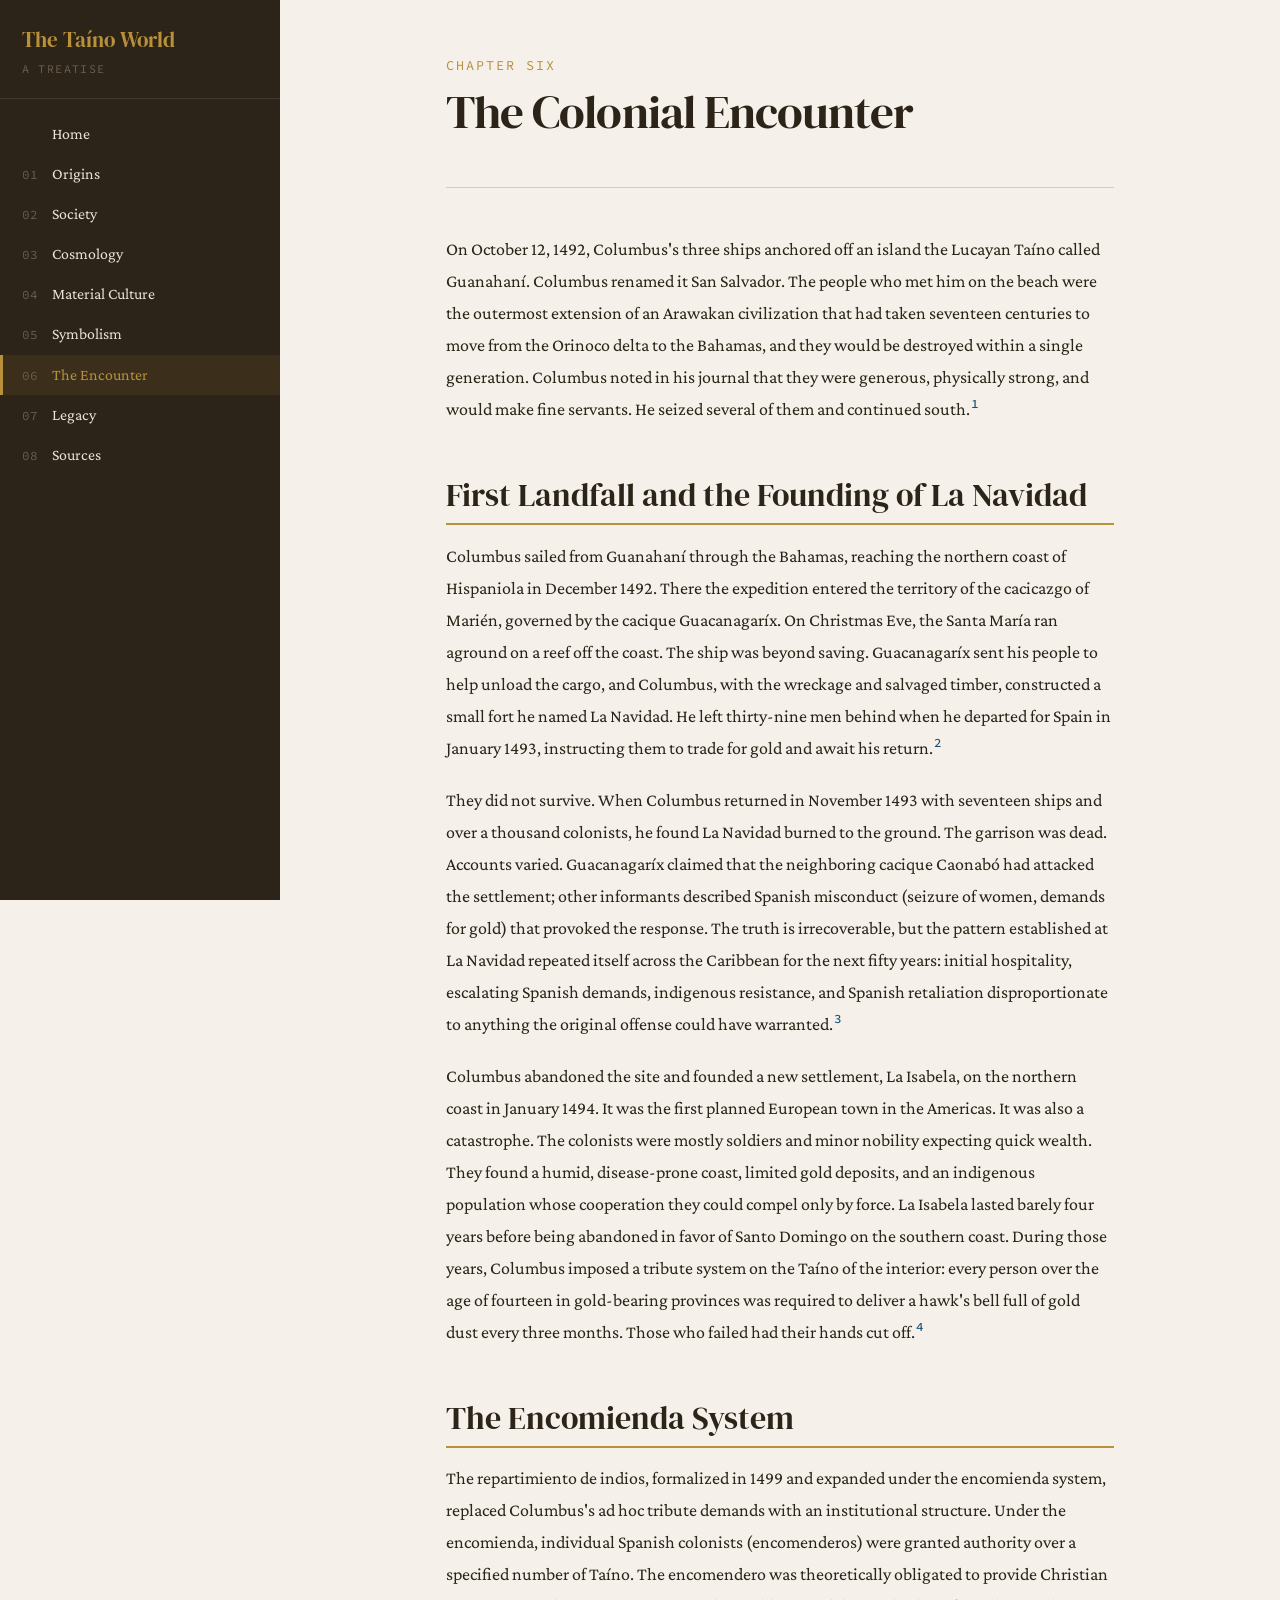
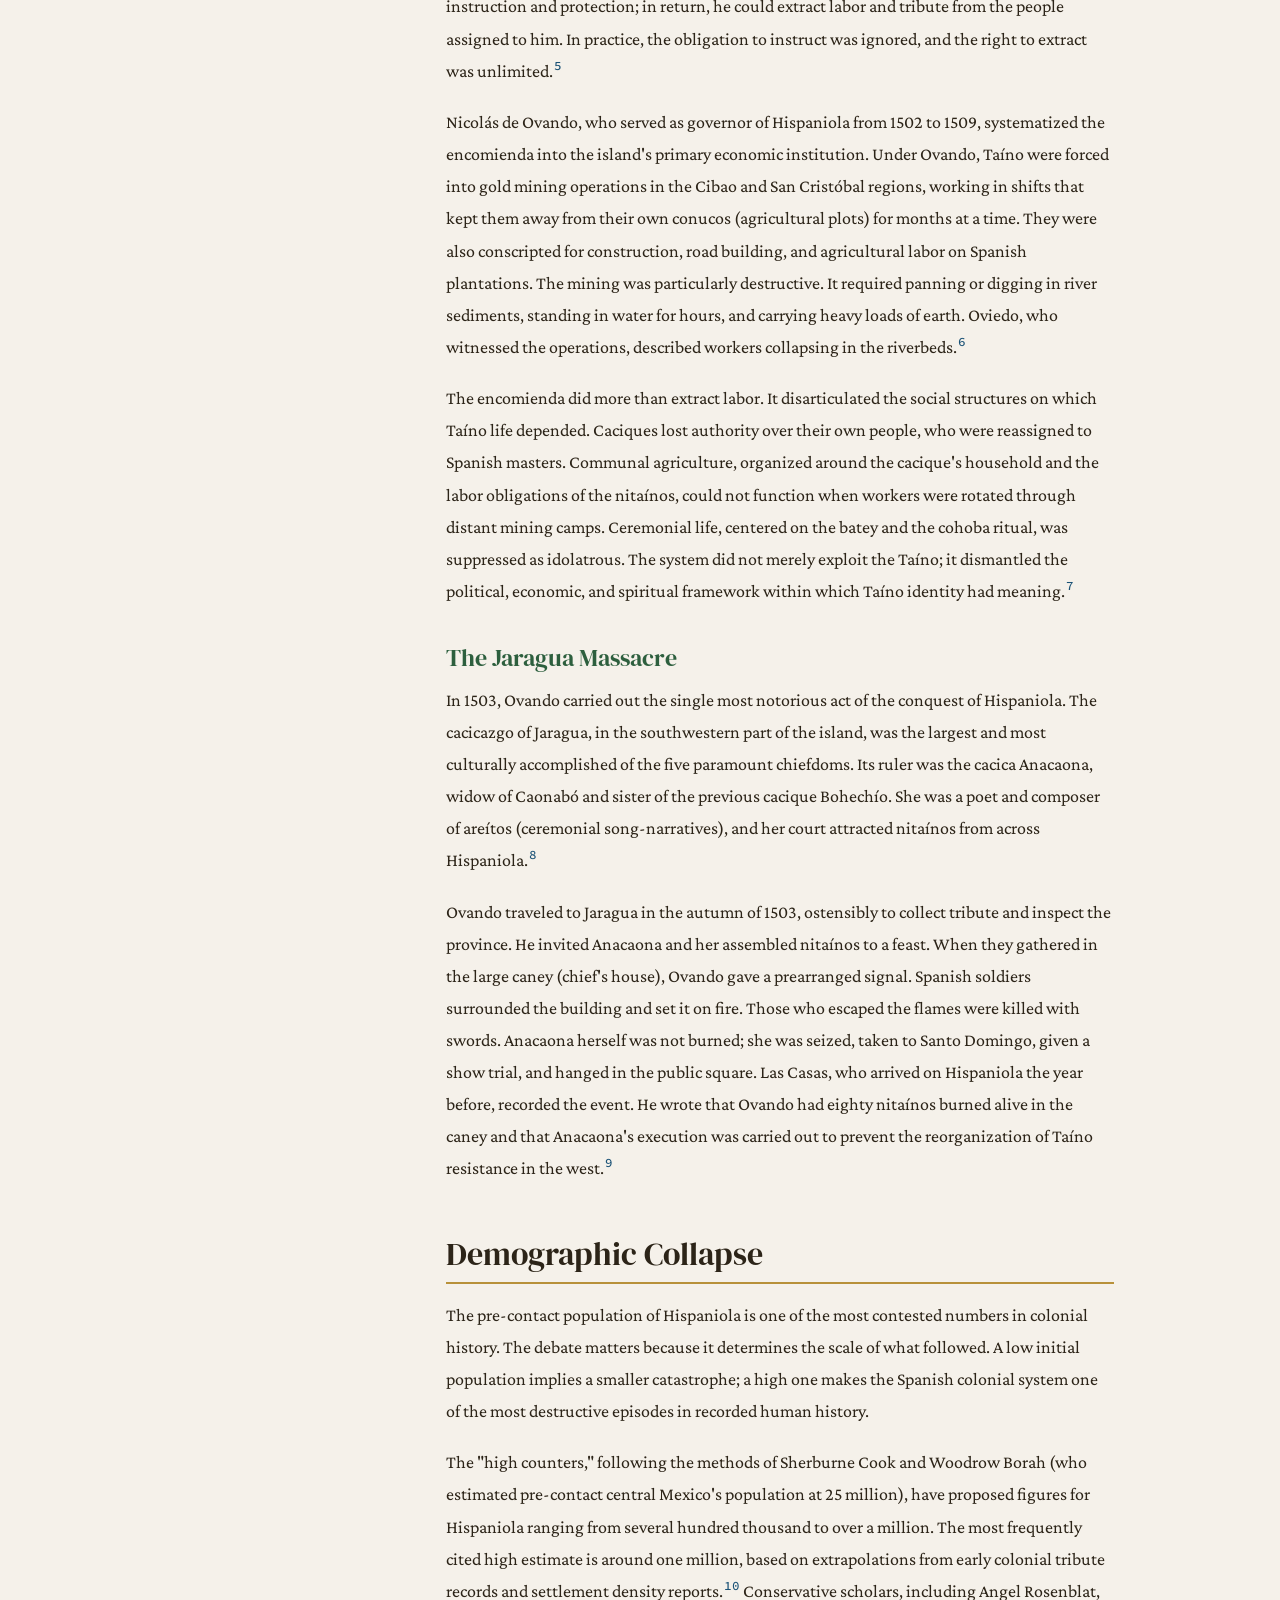
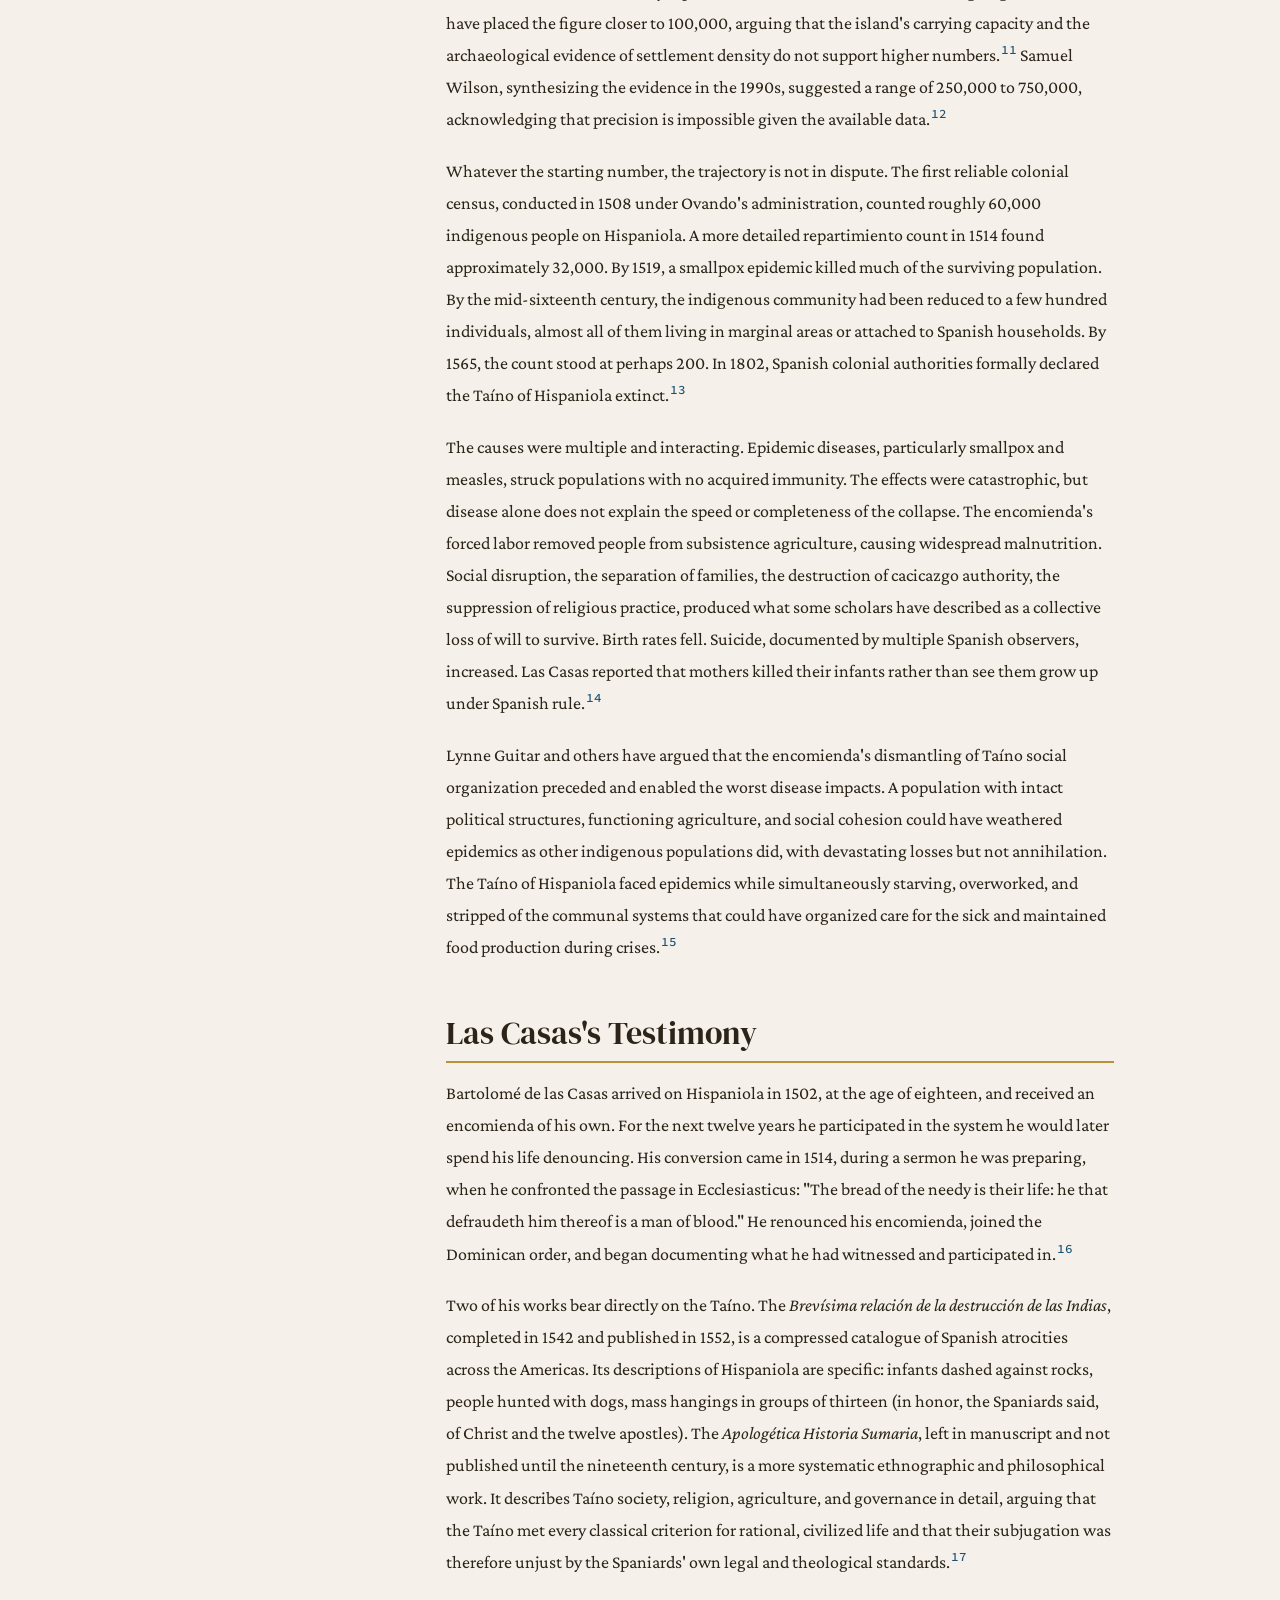
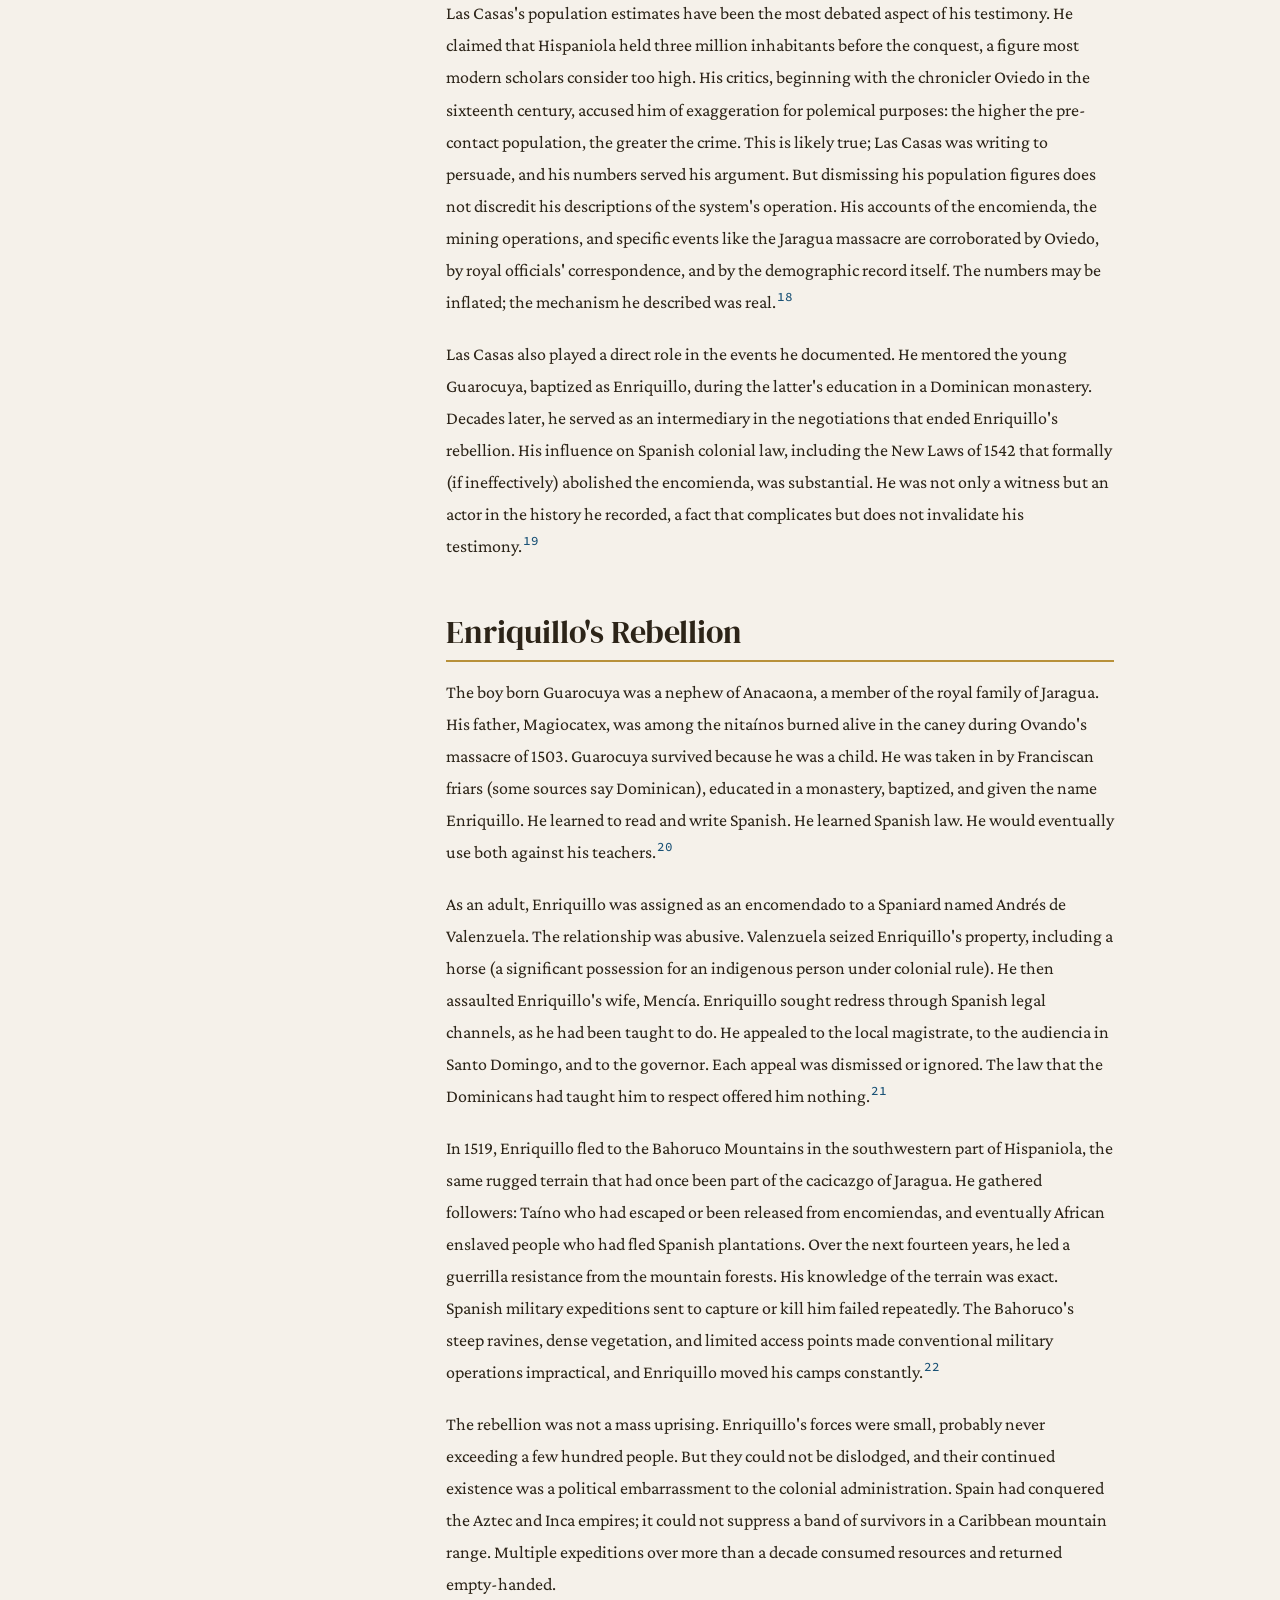
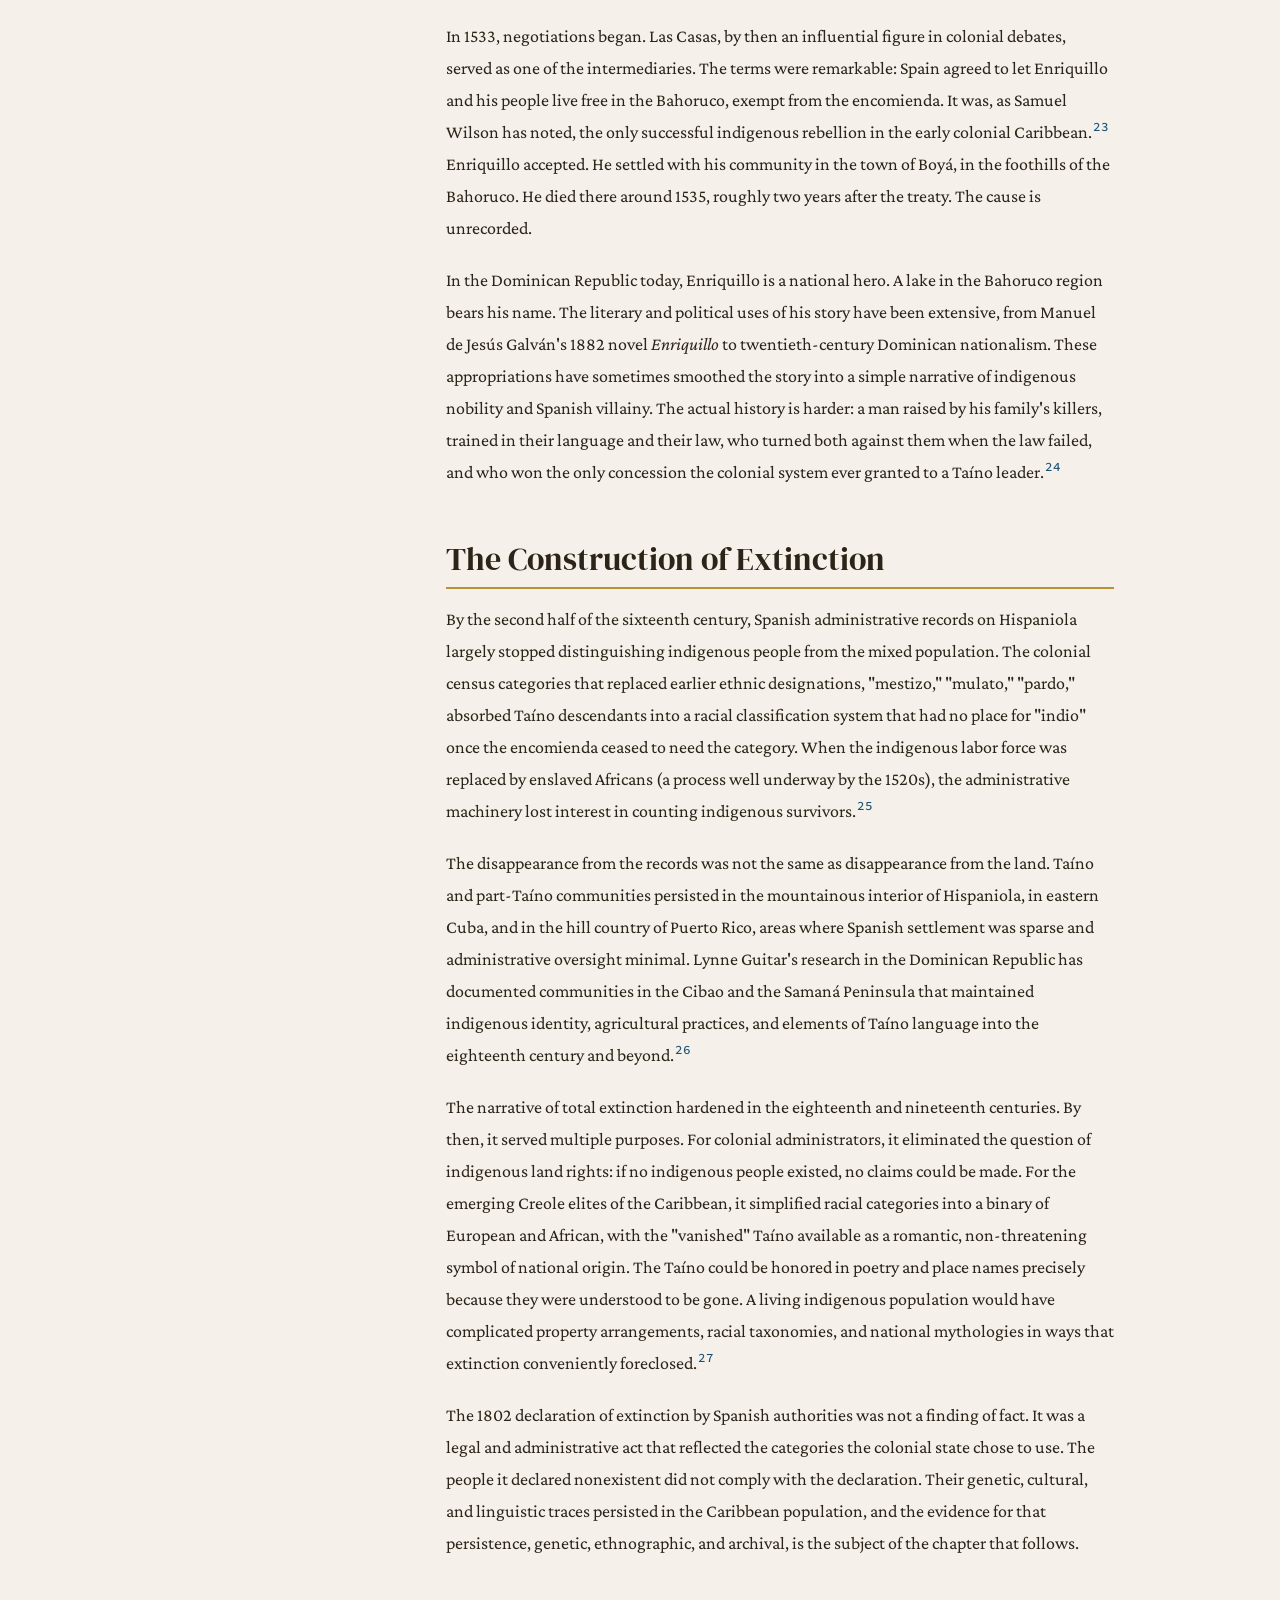
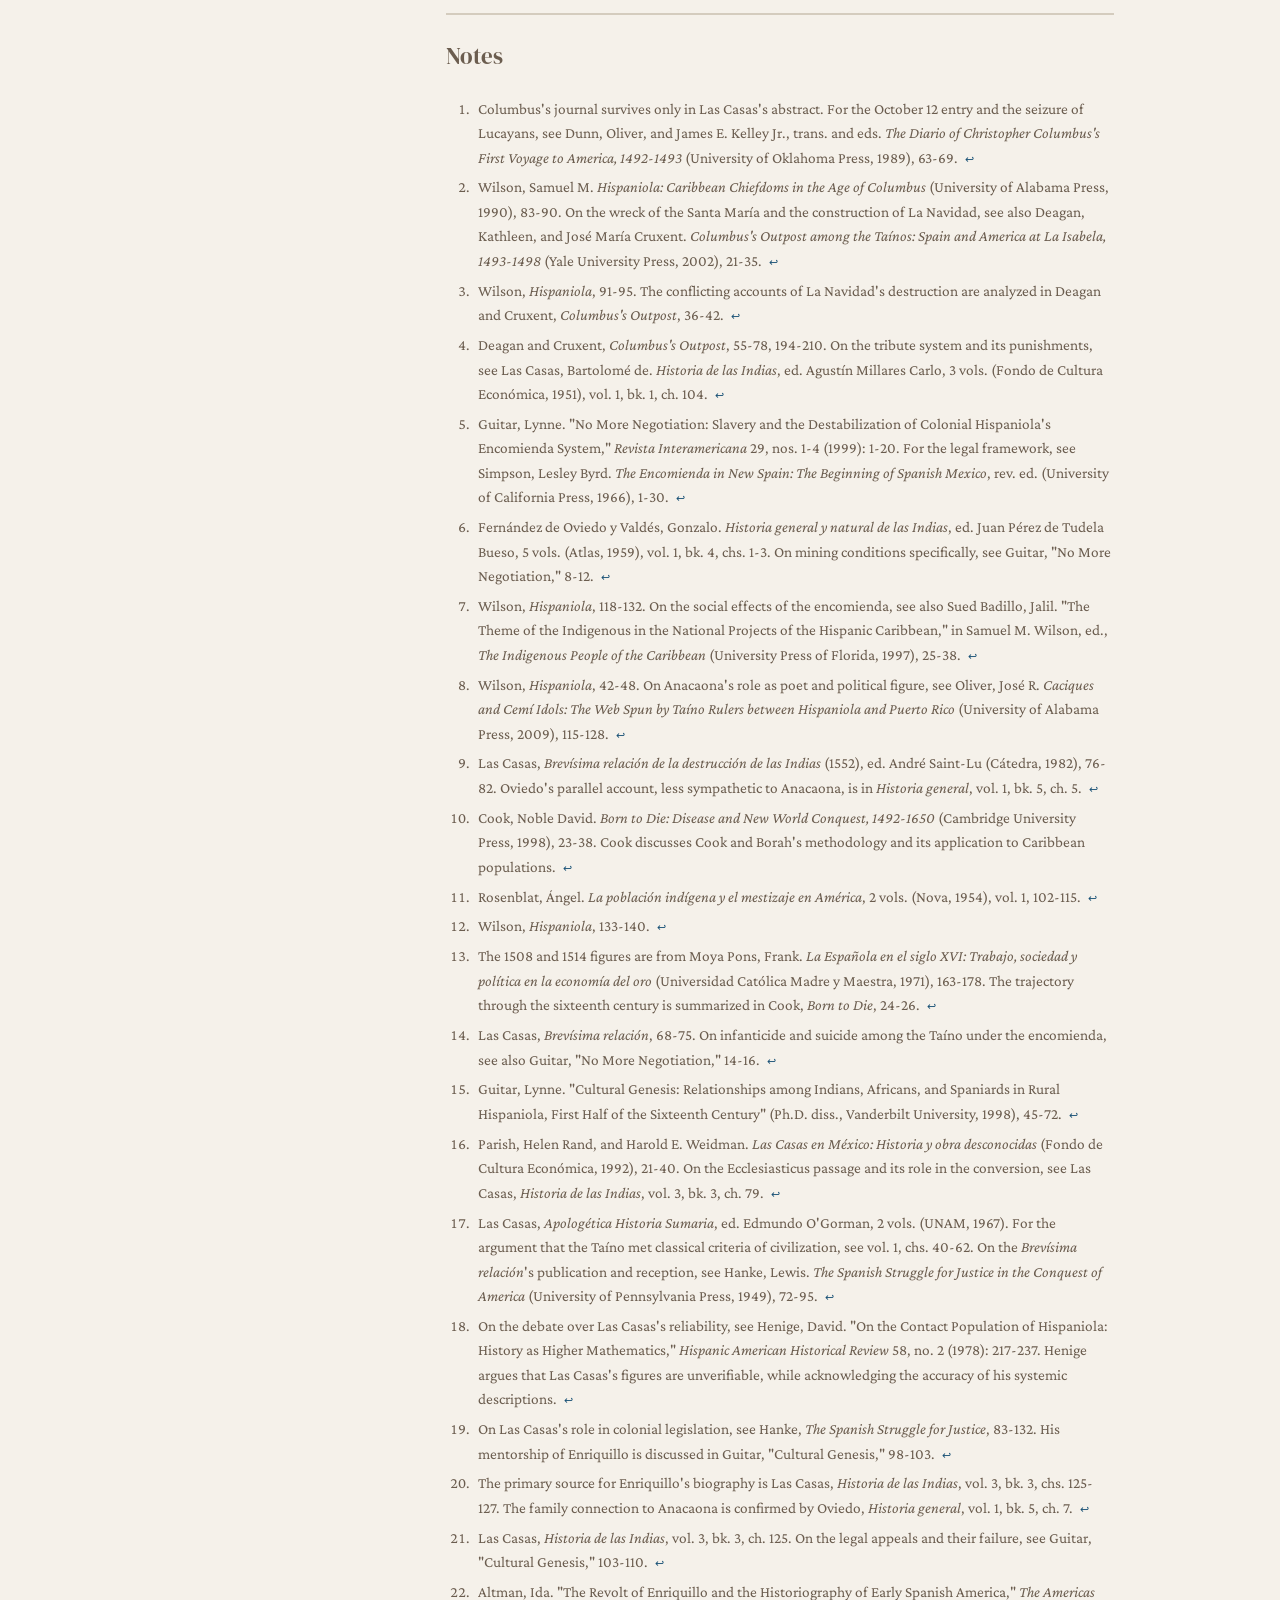
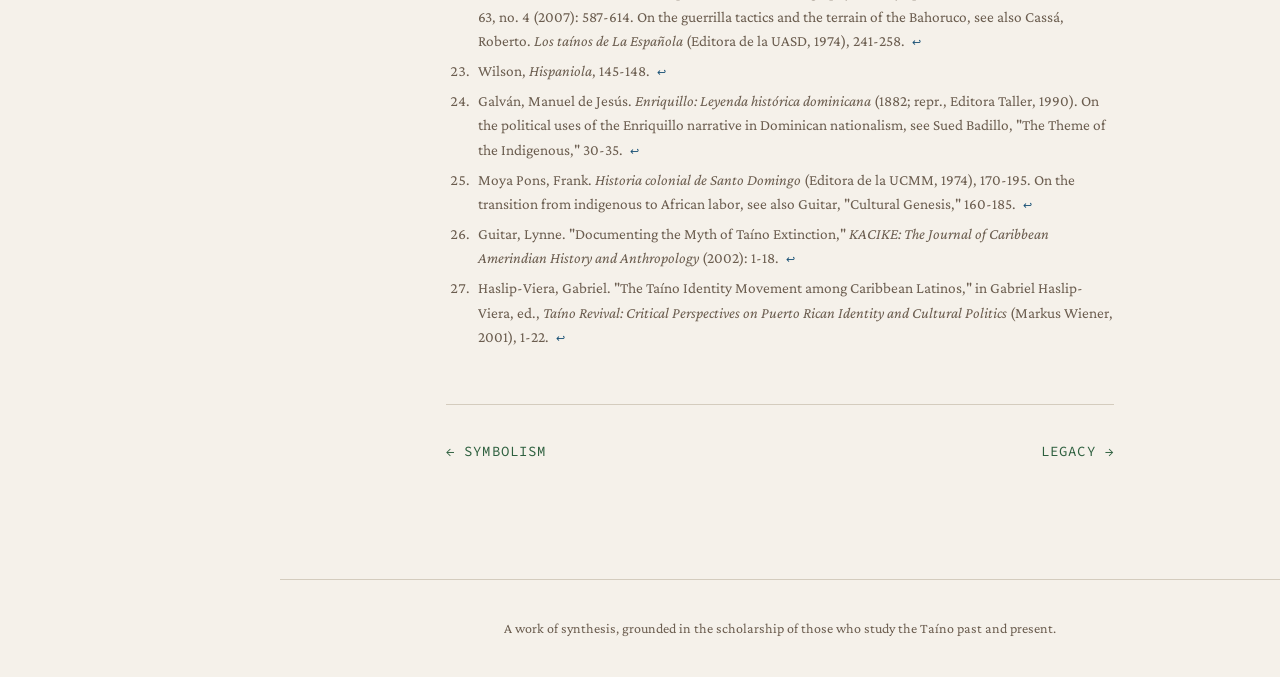
<file: chapters/06-encounter.html>
<!DOCTYPE html>
<html lang="en">
<head>
  <meta charset="UTF-8">
  <meta name="viewport" content="width=device-width, initial-scale=1.0">
  <title>The Colonial Encounter, The Taíno World</title>
  <link rel="stylesheet" href="../css/style.css">
</head>
<body>

<button class="menu-toggle" aria-label="Toggle navigation">&#9776;</button>
<div class="sidebar-overlay"></div>

<div class="site-wrapper">
  <aside class="sidebar">
    <div class="sidebar-header">
      <div class="sidebar-title">The Taíno World</div>
      <div class="sidebar-subtitle">A Treatise</div>
    </div>
    <nav>
      <a href="../index.html"><span class="chapter-num">&nbsp;</span> Home</a>
      <a href="01-origins.html"><span class="chapter-num">01</span> Origins</a>
      <a href="02-society.html"><span class="chapter-num">02</span> Society</a>
      <a href="03-cosmos.html"><span class="chapter-num">03</span> Cosmology</a>
      <a href="04-material.html"><span class="chapter-num">04</span> Material Culture</a>
      <a href="05-symbols.html"><span class="chapter-num">05</span> Symbolism</a>
      <a href="06-encounter.html"><span class="chapter-num">06</span> The Encounter</a>
      <a href="07-legacy.html"><span class="chapter-num">07</span> Legacy</a>
      <a href="08-sources.html"><span class="chapter-num">08</span> Sources</a>
    </nav>
  </aside>

  <main class="main-content">
    <div class="content-wrapper">

      <div class="chapter-header">
        <span class="chapter-number">Chapter Six</span>
        <h1>The Colonial Encounter</h1>
      </div>

      <p>On October 12, 1492, Columbus's three ships anchored off an island the Lucayan Taíno called Guanahaní. Columbus renamed it San Salvador. The people who met him on the beach were the outermost extension of an Arawakan civilization that had taken seventeen centuries to move from the Orinoco delta to the Bahamas, and they would be destroyed within a single generation. Columbus noted in his journal that they were generous, physically strong, and would make fine servants. He seized several of them and continued south.<sup class="footnote-ref"><a href="#fn1" id="fnref1">1</a></sup></p>

      <h2>First Landfall and the Founding of La Navidad</h2>

      <p>Columbus sailed from Guanahaní through the Bahamas, reaching the northern coast of Hispaniola in December 1492. There the expedition entered the territory of the cacicazgo of Marién, governed by the cacique Guacanagaríx. On Christmas Eve, the Santa María ran aground on a reef off the coast. The ship was beyond saving. Guacanagaríx sent his people to help unload the cargo, and Columbus, with the wreckage and salvaged timber, constructed a small fort he named La Navidad. He left thirty-nine men behind when he departed for Spain in January 1493, instructing them to trade for gold and await his return.<sup class="footnote-ref"><a href="#fn2" id="fnref2">2</a></sup></p>

      <p>They did not survive. When Columbus returned in November 1493 with seventeen ships and over a thousand colonists, he found La Navidad burned to the ground. The garrison was dead. Accounts varied. Guacanagaríx claimed that the neighboring cacique Caonabó had attacked the settlement; other informants described Spanish misconduct (seizure of women, demands for gold) that provoked the response. The truth is irrecoverable, but the pattern established at La Navidad repeated itself across the Caribbean for the next fifty years: initial hospitality, escalating Spanish demands, indigenous resistance, and Spanish retaliation disproportionate to anything the original offense could have warranted.<sup class="footnote-ref"><a href="#fn3" id="fnref3">3</a></sup></p>

      <p>Columbus abandoned the site and founded a new settlement, La Isabela, on the northern coast in January 1494. It was the first planned European town in the Americas. It was also a catastrophe. The colonists were mostly soldiers and minor nobility expecting quick wealth. They found a humid, disease-prone coast, limited gold deposits, and an indigenous population whose cooperation they could compel only by force. La Isabela lasted barely four years before being abandoned in favor of Santo Domingo on the southern coast. During those years, Columbus imposed a tribute system on the Taíno of the interior: every person over the age of fourteen in gold-bearing provinces was required to deliver a hawk's bell full of gold dust every three months. Those who failed had their hands cut off.<sup class="footnote-ref"><a href="#fn4" id="fnref4">4</a></sup></p>

      <h2>The Encomienda System</h2>

      <p>The repartimiento de indios, formalized in 1499 and expanded under the encomienda system, replaced Columbus's ad hoc tribute demands with an institutional structure. Under the encomienda, individual Spanish colonists (encomenderos) were granted authority over a specified number of Taíno. The encomendero was theoretically obligated to provide Christian instruction and protection; in return, he could extract labor and tribute from the people assigned to him. In practice, the obligation to instruct was ignored, and the right to extract was unlimited.<sup class="footnote-ref"><a href="#fn5" id="fnref5">5</a></sup></p>

      <p>Nicolás de Ovando, who served as governor of Hispaniola from 1502 to 1509, systematized the encomienda into the island's primary economic institution. Under Ovando, Taíno were forced into gold mining operations in the Cibao and San Cristóbal regions, working in shifts that kept them away from their own conucos (agricultural plots) for months at a time. They were also conscripted for construction, road building, and agricultural labor on Spanish plantations. The mining was particularly destructive. It required panning or digging in river sediments, standing in water for hours, and carrying heavy loads of earth. Oviedo, who witnessed the operations, described workers collapsing in the riverbeds.<sup class="footnote-ref"><a href="#fn6" id="fnref6">6</a></sup></p>

      <p>The encomienda did more than extract labor. It disarticulated the social structures on which Taíno life depended. Caciques lost authority over their own people, who were reassigned to Spanish masters. Communal agriculture, organized around the cacique's household and the labor obligations of the nitaínos, could not function when workers were rotated through distant mining camps. Ceremonial life, centered on the batey and the cohoba ritual, was suppressed as idolatrous. The system did not merely exploit the Taíno; it dismantled the political, economic, and spiritual framework within which Taíno identity had meaning.<sup class="footnote-ref"><a href="#fn7" id="fnref7">7</a></sup></p>

      <h3>The Jaragua Massacre</h3>

      <p>In 1503, Ovando carried out the single most notorious act of the conquest of Hispaniola. The cacicazgo of Jaragua, in the southwestern part of the island, was the largest and most culturally accomplished of the five paramount chiefdoms. Its ruler was the cacica Anacaona, widow of Caonabó and sister of the previous cacique Bohechío. She was a poet and composer of areítos (ceremonial song-narratives), and her court attracted nitaínos from across Hispaniola.<sup class="footnote-ref"><a href="#fn8" id="fnref8">8</a></sup></p>

      <p>Ovando traveled to Jaragua in the autumn of 1503, ostensibly to collect tribute and inspect the province. He invited Anacaona and her assembled nitaínos to a feast. When they gathered in the large caney (chief's house), Ovando gave a prearranged signal. Spanish soldiers surrounded the building and set it on fire. Those who escaped the flames were killed with swords. Anacaona herself was not burned; she was seized, taken to Santo Domingo, given a show trial, and hanged in the public square. Las Casas, who arrived on Hispaniola the year before, recorded the event. He wrote that Ovando had eighty nitaínos burned alive in the caney and that Anacaona's execution was carried out to prevent the reorganization of Taíno resistance in the west.<sup class="footnote-ref"><a href="#fn9" id="fnref9">9</a></sup></p>

      <h2>Demographic Collapse</h2>

      <p>The pre-contact population of Hispaniola is one of the most contested numbers in colonial history. The debate matters because it determines the scale of what followed. A low initial population implies a smaller catastrophe; a high one makes the Spanish colonial system one of the most destructive episodes in recorded human history.</p>

      <p>The "high counters," following the methods of Sherburne Cook and Woodrow Borah (who estimated pre-contact central Mexico's population at 25 million), have proposed figures for Hispaniola ranging from several hundred thousand to over a million. The most frequently cited high estimate is around one million, based on extrapolations from early colonial tribute records and settlement density reports.<sup class="footnote-ref"><a href="#fn10" id="fnref10">10</a></sup> Conservative scholars, including Angel Rosenblat, have placed the figure closer to 100,000, arguing that the island's carrying capacity and the archaeological evidence of settlement density do not support higher numbers.<sup class="footnote-ref"><a href="#fn11" id="fnref11">11</a></sup> Samuel Wilson, synthesizing the evidence in the 1990s, suggested a range of 250,000 to 750,000, acknowledging that precision is impossible given the available data.<sup class="footnote-ref"><a href="#fn12" id="fnref12">12</a></sup></p>

      <p>Whatever the starting number, the trajectory is not in dispute. The first reliable colonial census, conducted in 1508 under Ovando's administration, counted roughly 60,000 indigenous people on Hispaniola. A more detailed repartimiento count in 1514 found approximately 32,000. By 1519, a smallpox epidemic killed much of the surviving population. By the mid-sixteenth century, the indigenous community had been reduced to a few hundred individuals, almost all of them living in marginal areas or attached to Spanish households. By 1565, the count stood at perhaps 200. In 1802, Spanish colonial authorities formally declared the Taíno of Hispaniola extinct.<sup class="footnote-ref"><a href="#fn13" id="fnref13">13</a></sup></p>

      <p>The causes were multiple and interacting. Epidemic diseases, particularly smallpox and measles, struck populations with no acquired immunity. The effects were catastrophic, but disease alone does not explain the speed or completeness of the collapse. The encomienda's forced labor removed people from subsistence agriculture, causing widespread malnutrition. Social disruption, the separation of families, the destruction of cacicazgo authority, the suppression of religious practice, produced what some scholars have described as a collective loss of will to survive. Birth rates fell. Suicide, documented by multiple Spanish observers, increased. Las Casas reported that mothers killed their infants rather than see them grow up under Spanish rule.<sup class="footnote-ref"><a href="#fn14" id="fnref14">14</a></sup></p>

      <p>Lynne Guitar and others have argued that the encomienda's dismantling of Taíno social organization preceded and enabled the worst disease impacts. A population with intact political structures, functioning agriculture, and social cohesion could have weathered epidemics as other indigenous populations did, with devastating losses but not annihilation. The Taíno of Hispaniola faced epidemics while simultaneously starving, overworked, and stripped of the communal systems that could have organized care for the sick and maintained food production during crises.<sup class="footnote-ref"><a href="#fn15" id="fnref15">15</a></sup></p>

      <h2>Las Casas's Testimony</h2>

      <p>Bartolomé de las Casas arrived on Hispaniola in 1502, at the age of eighteen, and received an encomienda of his own. For the next twelve years he participated in the system he would later spend his life denouncing. His conversion came in 1514, during a sermon he was preparing, when he confronted the passage in Ecclesiasticus: "The bread of the needy is their life: he that defraudeth him thereof is a man of blood." He renounced his encomienda, joined the Dominican order, and began documenting what he had witnessed and participated in.<sup class="footnote-ref"><a href="#fn16" id="fnref16">16</a></sup></p>

      <p>Two of his works bear directly on the Taíno. The <em>Brevísima relación de la destrucción de las Indias</em>, completed in 1542 and published in 1552, is a compressed catalogue of Spanish atrocities across the Americas. Its descriptions of Hispaniola are specific: infants dashed against rocks, people hunted with dogs, mass hangings in groups of thirteen (in honor, the Spaniards said, of Christ and the twelve apostles). The <em>Apologética Historia Sumaria</em>, left in manuscript and not published until the nineteenth century, is a more systematic ethnographic and philosophical work. It describes Taíno society, religion, agriculture, and governance in detail, arguing that the Taíno met every classical criterion for rational, civilized life and that their subjugation was therefore unjust by the Spaniards' own legal and theological standards.<sup class="footnote-ref"><a href="#fn17" id="fnref17">17</a></sup></p>

      <p>Las Casas's population estimates have been the most debated aspect of his testimony. He claimed that Hispaniola held three million inhabitants before the conquest, a figure most modern scholars consider too high. His critics, beginning with the chronicler Oviedo in the sixteenth century, accused him of exaggeration for polemical purposes: the higher the pre-contact population, the greater the crime. This is likely true; Las Casas was writing to persuade, and his numbers served his argument. But dismissing his population figures does not discredit his descriptions of the system's operation. His accounts of the encomienda, the mining operations, and specific events like the Jaragua massacre are corroborated by Oviedo, by royal officials' correspondence, and by the demographic record itself. The numbers may be inflated; the mechanism he described was real.<sup class="footnote-ref"><a href="#fn18" id="fnref18">18</a></sup></p>

      <p>Las Casas also played a direct role in the events he documented. He mentored the young Guarocuya, baptized as Enriquillo, during the latter's education in a Dominican monastery. Decades later, he served as an intermediary in the negotiations that ended Enriquillo's rebellion. His influence on Spanish colonial law, including the New Laws of 1542 that formally (if ineffectively) abolished the encomienda, was substantial. He was not only a witness but an actor in the history he recorded, a fact that complicates but does not invalidate his testimony.<sup class="footnote-ref"><a href="#fn19" id="fnref19">19</a></sup></p>

      <h2>Enriquillo's Rebellion</h2>

      <p>The boy born Guarocuya was a nephew of Anacaona, a member of the royal family of Jaragua. His father, Magiocatex, was among the nitaínos burned alive in the caney during Ovando's massacre of 1503. Guarocuya survived because he was a child. He was taken in by Franciscan friars (some sources say Dominican), educated in a monastery, baptized, and given the name Enriquillo. He learned to read and write Spanish. He learned Spanish law. He would eventually use both against his teachers.<sup class="footnote-ref"><a href="#fn20" id="fnref20">20</a></sup></p>

      <p>As an adult, Enriquillo was assigned as an encomendado to a Spaniard named Andrés de Valenzuela. The relationship was abusive. Valenzuela seized Enriquillo's property, including a horse (a significant possession for an indigenous person under colonial rule). He then assaulted Enriquillo's wife, Mencía. Enriquillo sought redress through Spanish legal channels, as he had been taught to do. He appealed to the local magistrate, to the audiencia in Santo Domingo, and to the governor. Each appeal was dismissed or ignored. The law that the Dominicans had taught him to respect offered him nothing.<sup class="footnote-ref"><a href="#fn21" id="fnref21">21</a></sup></p>

      <p>In 1519, Enriquillo fled to the Bahoruco Mountains in the southwestern part of Hispaniola, the same rugged terrain that had once been part of the cacicazgo of Jaragua. He gathered followers: Taíno who had escaped or been released from encomiendas, and eventually African enslaved people who had fled Spanish plantations. Over the next fourteen years, he led a guerrilla resistance from the mountain forests. His knowledge of the terrain was exact. Spanish military expeditions sent to capture or kill him failed repeatedly. The Bahoruco's steep ravines, dense vegetation, and limited access points made conventional military operations impractical, and Enriquillo moved his camps constantly.<sup class="footnote-ref"><a href="#fn22" id="fnref22">22</a></sup></p>

      <p>The rebellion was not a mass uprising. Enriquillo's forces were small, probably never exceeding a few hundred people. But they could not be dislodged, and their continued existence was a political embarrassment to the colonial administration. Spain had conquered the Aztec and Inca empires; it could not suppress a band of survivors in a Caribbean mountain range. Multiple expeditions over more than a decade consumed resources and returned empty-handed.</p>

      <p>In 1533, negotiations began. Las Casas, by then an influential figure in colonial debates, served as one of the intermediaries. The terms were remarkable: Spain agreed to let Enriquillo and his people live free in the Bahoruco, exempt from the encomienda. It was, as Samuel Wilson has noted, the only successful indigenous rebellion in the early colonial Caribbean.<sup class="footnote-ref"><a href="#fn23" id="fnref23">23</a></sup> Enriquillo accepted. He settled with his community in the town of Boyá, in the foothills of the Bahoruco. He died there around 1535, roughly two years after the treaty. The cause is unrecorded.</p>

      <p>In the Dominican Republic today, Enriquillo is a national hero. A lake in the Bahoruco region bears his name. The literary and political uses of his story have been extensive, from Manuel de Jesús Galván's 1882 novel <em>Enriquillo</em> to twentieth-century Dominican nationalism. These appropriations have sometimes smoothed the story into a simple narrative of indigenous nobility and Spanish villainy. The actual history is harder: a man raised by his family's killers, trained in their language and their law, who turned both against them when the law failed, and who won the only concession the colonial system ever granted to a Taíno leader.<sup class="footnote-ref"><a href="#fn24" id="fnref24">24</a></sup></p>

      <h2>The Construction of Extinction</h2>

      <p>By the second half of the sixteenth century, Spanish administrative records on Hispaniola largely stopped distinguishing indigenous people from the mixed population. The colonial census categories that replaced earlier ethnic designations, "mestizo," "mulato," "pardo," absorbed Taíno descendants into a racial classification system that had no place for "indio" once the encomienda ceased to need the category. When the indigenous labor force was replaced by enslaved Africans (a process well underway by the 1520s), the administrative machinery lost interest in counting indigenous survivors.<sup class="footnote-ref"><a href="#fn25" id="fnref25">25</a></sup></p>

      <p>The disappearance from the records was not the same as disappearance from the land. Taíno and part-Taíno communities persisted in the mountainous interior of Hispaniola, in eastern Cuba, and in the hill country of Puerto Rico, areas where Spanish settlement was sparse and administrative oversight minimal. Lynne Guitar's research in the Dominican Republic has documented communities in the Cibao and the Samaná Peninsula that maintained indigenous identity, agricultural practices, and elements of Taíno language into the eighteenth century and beyond.<sup class="footnote-ref"><a href="#fn26" id="fnref26">26</a></sup></p>

      <p>The narrative of total extinction hardened in the eighteenth and nineteenth centuries. By then, it served multiple purposes. For colonial administrators, it eliminated the question of indigenous land rights: if no indigenous people existed, no claims could be made. For the emerging Creole elites of the Caribbean, it simplified racial categories into a binary of European and African, with the "vanished" Taíno available as a romantic, non-threatening symbol of national origin. The Taíno could be honored in poetry and place names precisely because they were understood to be gone. A living indigenous population would have complicated property arrangements, racial taxonomies, and national mythologies in ways that extinction conveniently foreclosed.<sup class="footnote-ref"><a href="#fn27" id="fnref27">27</a></sup></p>

      <p>The 1802 declaration of extinction by Spanish authorities was not a finding of fact. It was a legal and administrative act that reflected the categories the colonial state chose to use. The people it declared nonexistent did not comply with the declaration. Their genetic, cultural, and linguistic traces persisted in the Caribbean population, and the evidence for that persistence, genetic, ethnographic, and archival, is the subject of the chapter that follows.</p>

      <div class="endnotes">
        <h2>Notes</h2>
        <ol>
          <li id="fn1">Columbus's journal survives only in Las Casas's abstract. For the October 12 entry and the seizure of Lucayans, see Dunn, Oliver, and James E. Kelley Jr., trans. and eds. <em>The Diario of Christopher Columbus's First Voyage to America, 1492-1493</em> (University of Oklahoma Press, 1989), 63-69. <a href="#fnref1" class="backref">↩</a></li>
          <li id="fn2">Wilson, Samuel M. <em>Hispaniola: Caribbean Chiefdoms in the Age of Columbus</em> (University of Alabama Press, 1990), 83-90. On the wreck of the Santa María and the construction of La Navidad, see also Deagan, Kathleen, and José María Cruxent. <em>Columbus's Outpost among the Taínos: Spain and America at La Isabela, 1493-1498</em> (Yale University Press, 2002), 21-35. <a href="#fnref2" class="backref">↩</a></li>
          <li id="fn3">Wilson, <em>Hispaniola</em>, 91-95. The conflicting accounts of La Navidad's destruction are analyzed in Deagan and Cruxent, <em>Columbus's Outpost</em>, 36-42. <a href="#fnref3" class="backref">↩</a></li>
          <li id="fn4">Deagan and Cruxent, <em>Columbus's Outpost</em>, 55-78, 194-210. On the tribute system and its punishments, see Las Casas, Bartolomé de. <em>Historia de las Indias</em>, ed. Agustín Millares Carlo, 3 vols. (Fondo de Cultura Económica, 1951), vol. 1, bk. 1, ch. 104. <a href="#fnref4" class="backref">↩</a></li>
          <li id="fn5">Guitar, Lynne. "No More Negotiation: Slavery and the Destabilization of Colonial Hispaniola's Encomienda System," <em>Revista Interamericana</em> 29, nos. 1-4 (1999): 1-20. For the legal framework, see Simpson, Lesley Byrd. <em>The Encomienda in New Spain: The Beginning of Spanish Mexico</em>, rev. ed. (University of California Press, 1966), 1-30. <a href="#fnref5" class="backref">↩</a></li>
          <li id="fn6">Fernández de Oviedo y Valdés, Gonzalo. <em>Historia general y natural de las Indias</em>, ed. Juan Pérez de Tudela Bueso, 5 vols. (Atlas, 1959), vol. 1, bk. 4, chs. 1-3. On mining conditions specifically, see Guitar, "No More Negotiation," 8-12. <a href="#fnref6" class="backref">↩</a></li>
          <li id="fn7">Wilson, <em>Hispaniola</em>, 118-132. On the social effects of the encomienda, see also Sued Badillo, Jalil. "The Theme of the Indigenous in the National Projects of the Hispanic Caribbean," in Samuel M. Wilson, ed., <em>The Indigenous People of the Caribbean</em> (University Press of Florida, 1997), 25-38. <a href="#fnref7" class="backref">↩</a></li>
          <li id="fn8">Wilson, <em>Hispaniola</em>, 42-48. On Anacaona's role as poet and political figure, see Oliver, José R. <em>Caciques and Cemí Idols: The Web Spun by Taíno Rulers between Hispaniola and Puerto Rico</em> (University of Alabama Press, 2009), 115-128. <a href="#fnref8" class="backref">↩</a></li>
          <li id="fn9">Las Casas, <em>Brevísima relación de la destrucción de las Indias</em> (1552), ed. André Saint-Lu (Cátedra, 1982), 76-82. Oviedo's parallel account, less sympathetic to Anacaona, is in <em>Historia general</em>, vol. 1, bk. 5, ch. 5. <a href="#fnref9" class="backref">↩</a></li>
          <li id="fn10">Cook, Noble David. <em>Born to Die: Disease and New World Conquest, 1492-1650</em> (Cambridge University Press, 1998), 23-38. Cook discusses Cook and Borah's methodology and its application to Caribbean populations. <a href="#fnref10" class="backref">↩</a></li>
          <li id="fn11">Rosenblat, Ángel. <em>La población indígena y el mestizaje en América</em>, 2 vols. (Nova, 1954), vol. 1, 102-115. <a href="#fnref11" class="backref">↩</a></li>
          <li id="fn12">Wilson, <em>Hispaniola</em>, 133-140. <a href="#fnref12" class="backref">↩</a></li>
          <li id="fn13">The 1508 and 1514 figures are from Moya Pons, Frank. <em>La Española en el siglo XVI: Trabajo, sociedad y política en la economía del oro</em> (Universidad Católica Madre y Maestra, 1971), 163-178. The trajectory through the sixteenth century is summarized in Cook, <em>Born to Die</em>, 24-26. <a href="#fnref13" class="backref">↩</a></li>
          <li id="fn14">Las Casas, <em>Brevísima relación</em>, 68-75. On infanticide and suicide among the Taíno under the encomienda, see also Guitar, "No More Negotiation," 14-16. <a href="#fnref14" class="backref">↩</a></li>
          <li id="fn15">Guitar, Lynne. "Cultural Genesis: Relationships among Indians, Africans, and Spaniards in Rural Hispaniola, First Half of the Sixteenth Century" (Ph.D. diss., Vanderbilt University, 1998), 45-72. <a href="#fnref15" class="backref">↩</a></li>
          <li id="fn16">Parish, Helen Rand, and Harold E. Weidman. <em>Las Casas en México: Historia y obra desconocidas</em> (Fondo de Cultura Económica, 1992), 21-40. On the Ecclesiasticus passage and its role in the conversion, see Las Casas, <em>Historia de las Indias</em>, vol. 3, bk. 3, ch. 79. <a href="#fnref16" class="backref">↩</a></li>
          <li id="fn17">Las Casas, <em>Apologética Historia Sumaria</em>, ed. Edmundo O'Gorman, 2 vols. (UNAM, 1967). For the argument that the Taíno met classical criteria of civilization, see vol. 1, chs. 40-62. On the <em>Brevísima relación</em>'s publication and reception, see Hanke, Lewis. <em>The Spanish Struggle for Justice in the Conquest of America</em> (University of Pennsylvania Press, 1949), 72-95. <a href="#fnref17" class="backref">↩</a></li>
          <li id="fn18">On the debate over Las Casas's reliability, see Henige, David. "On the Contact Population of Hispaniola: History as Higher Mathematics," <em>Hispanic American Historical Review</em> 58, no. 2 (1978): 217-237. Henige argues that Las Casas's figures are unverifiable, while acknowledging the accuracy of his systemic descriptions. <a href="#fnref18" class="backref">↩</a></li>
          <li id="fn19">On Las Casas's role in colonial legislation, see Hanke, <em>The Spanish Struggle for Justice</em>, 83-132. His mentorship of Enriquillo is discussed in Guitar, "Cultural Genesis," 98-103. <a href="#fnref19" class="backref">↩</a></li>
          <li id="fn20">The primary source for Enriquillo's biography is Las Casas, <em>Historia de las Indias</em>, vol. 3, bk. 3, chs. 125-127. The family connection to Anacaona is confirmed by Oviedo, <em>Historia general</em>, vol. 1, bk. 5, ch. 7. <a href="#fnref20" class="backref">↩</a></li>
          <li id="fn21">Las Casas, <em>Historia de las Indias</em>, vol. 3, bk. 3, ch. 125. On the legal appeals and their failure, see Guitar, "Cultural Genesis," 103-110. <a href="#fnref21" class="backref">↩</a></li>
          <li id="fn22">Altman, Ida. "The Revolt of Enriquillo and the Historiography of Early Spanish America," <em>The Americas</em> 63, no. 4 (2007): 587-614. On the guerrilla tactics and the terrain of the Bahoruco, see also Cassá, Roberto. <em>Los taínos de La Española</em> (Editora de la UASD, 1974), 241-258. <a href="#fnref22" class="backref">↩</a></li>
          <li id="fn23">Wilson, <em>Hispaniola</em>, 145-148. <a href="#fnref23" class="backref">↩</a></li>
          <li id="fn24">Galván, Manuel de Jesús. <em>Enriquillo: Leyenda histórica dominicana</em> (1882; repr., Editora Taller, 1990). On the political uses of the Enriquillo narrative in Dominican nationalism, see Sued Badillo, "The Theme of the Indigenous," 30-35. <a href="#fnref24" class="backref">↩</a></li>
          <li id="fn25">Moya Pons, Frank. <em>Historia colonial de Santo Domingo</em> (Editora de la UCMM, 1974), 170-195. On the transition from indigenous to African labor, see also Guitar, "Cultural Genesis," 160-185. <a href="#fnref25" class="backref">↩</a></li>
          <li id="fn26">Guitar, Lynne. "Documenting the Myth of Taíno Extinction," <em>KACIKE: The Journal of Caribbean Amerindian History and Anthropology</em> (2002): 1-18. <a href="#fnref26" class="backref">↩</a></li>
          <li id="fn27">Haslip-Viera, Gabriel. "The Taíno Identity Movement among Caribbean Latinos," in Gabriel Haslip-Viera, ed., <em>Taíno Revival: Critical Perspectives on Puerto Rican Identity and Cultural Politics</em> (Markus Wiener, 2001), 1-22. <a href="#fnref27" class="backref">↩</a></li>
        </ol>
      </div>

      <div class="chapter-nav">
        <a href="05-symbols.html" class="prev">&larr; Symbolism</a>
        <a href="07-legacy.html" class="next">Legacy &rarr;</a>
      </div>

    </div>

    <footer class="site-footer">
      A work of synthesis, grounded in the scholarship of those who study the Taíno past and present.
    </footer>
  </main>
</div>

<script src="../js/nav.js"></script>
</body>
</html>
</file>
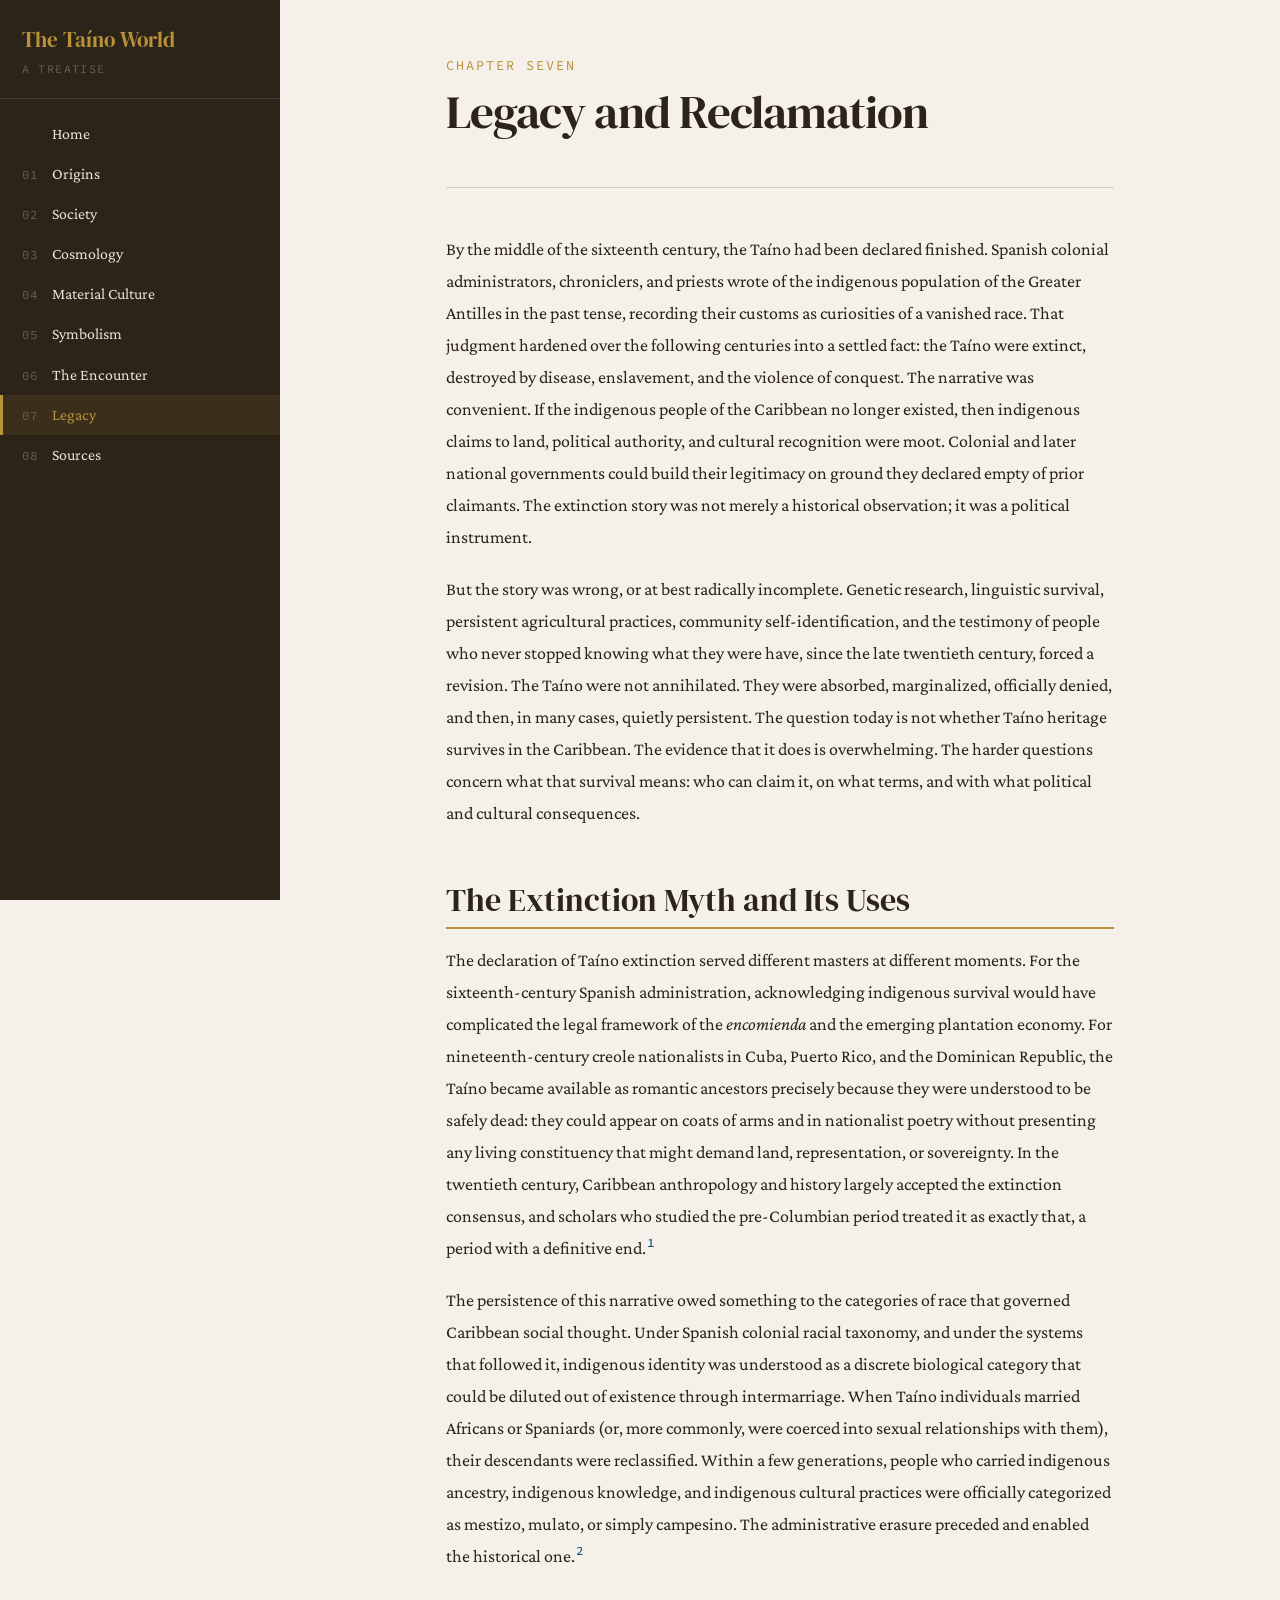
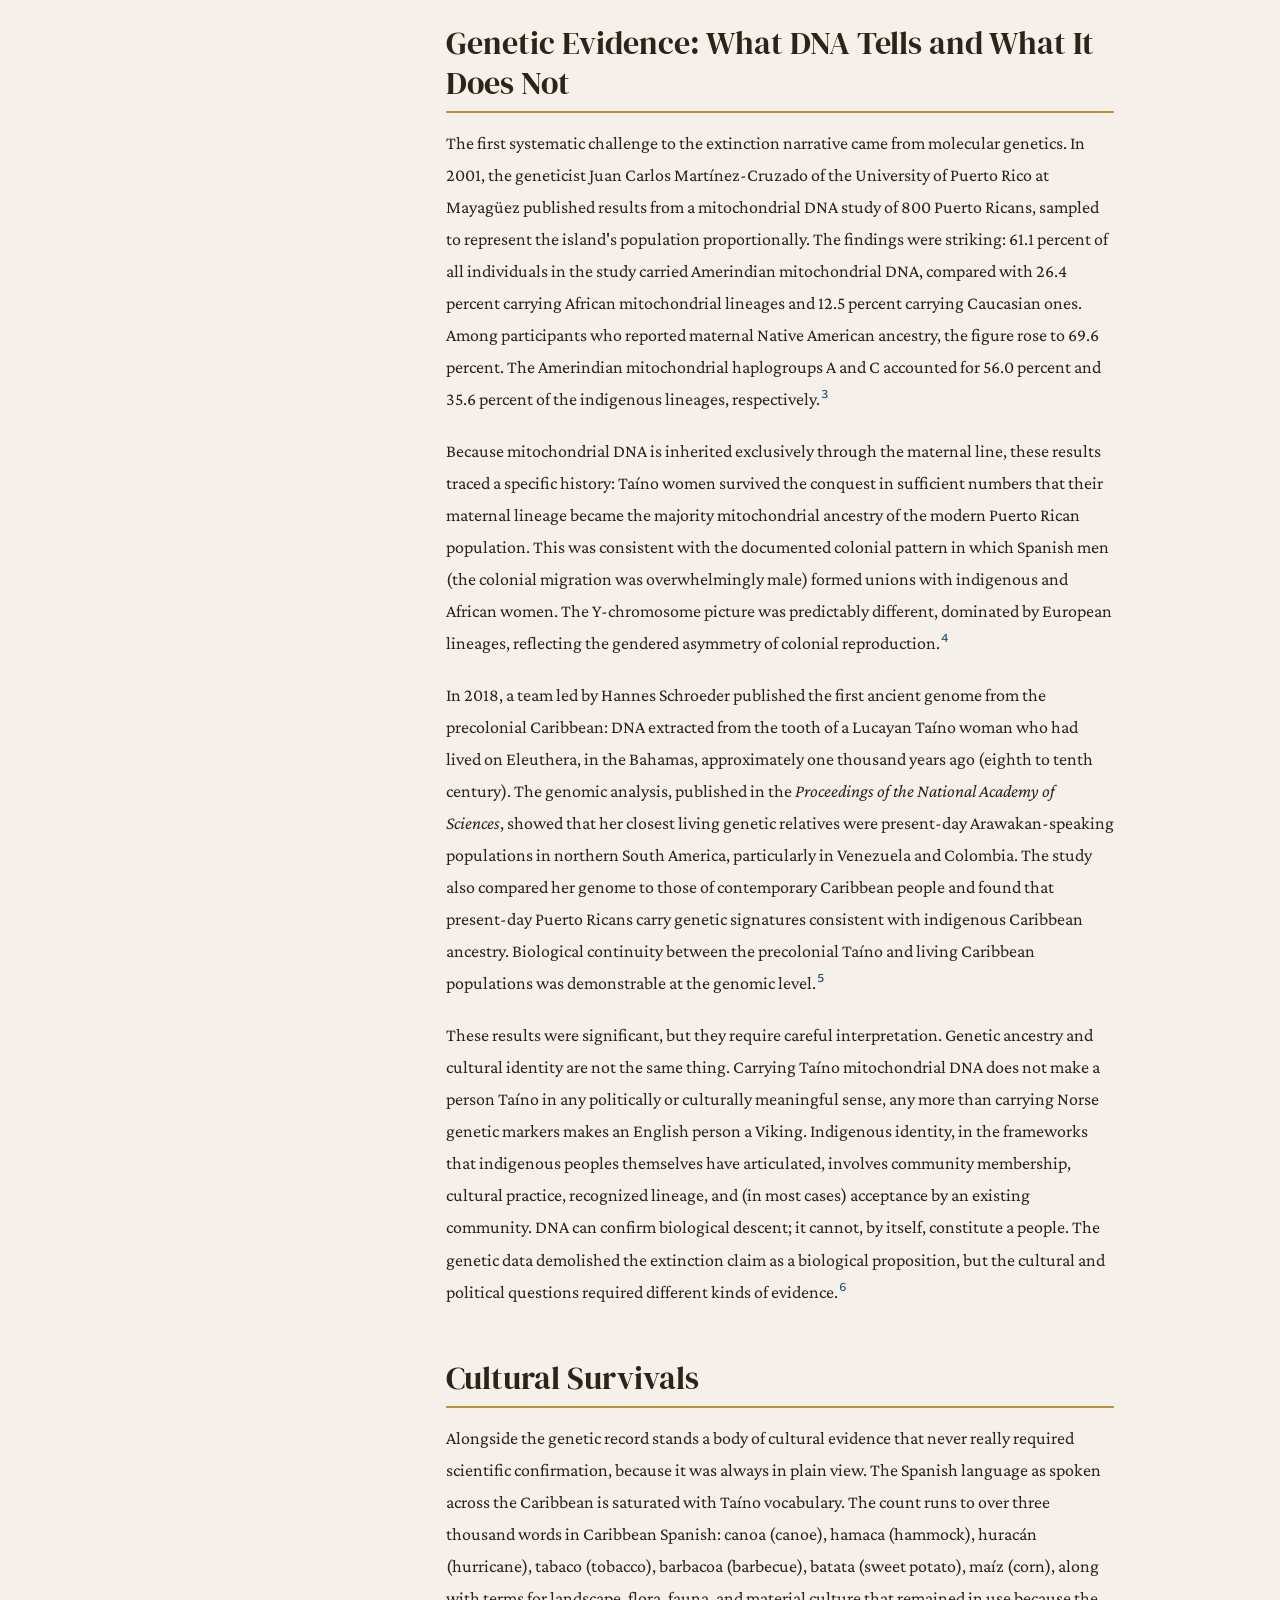
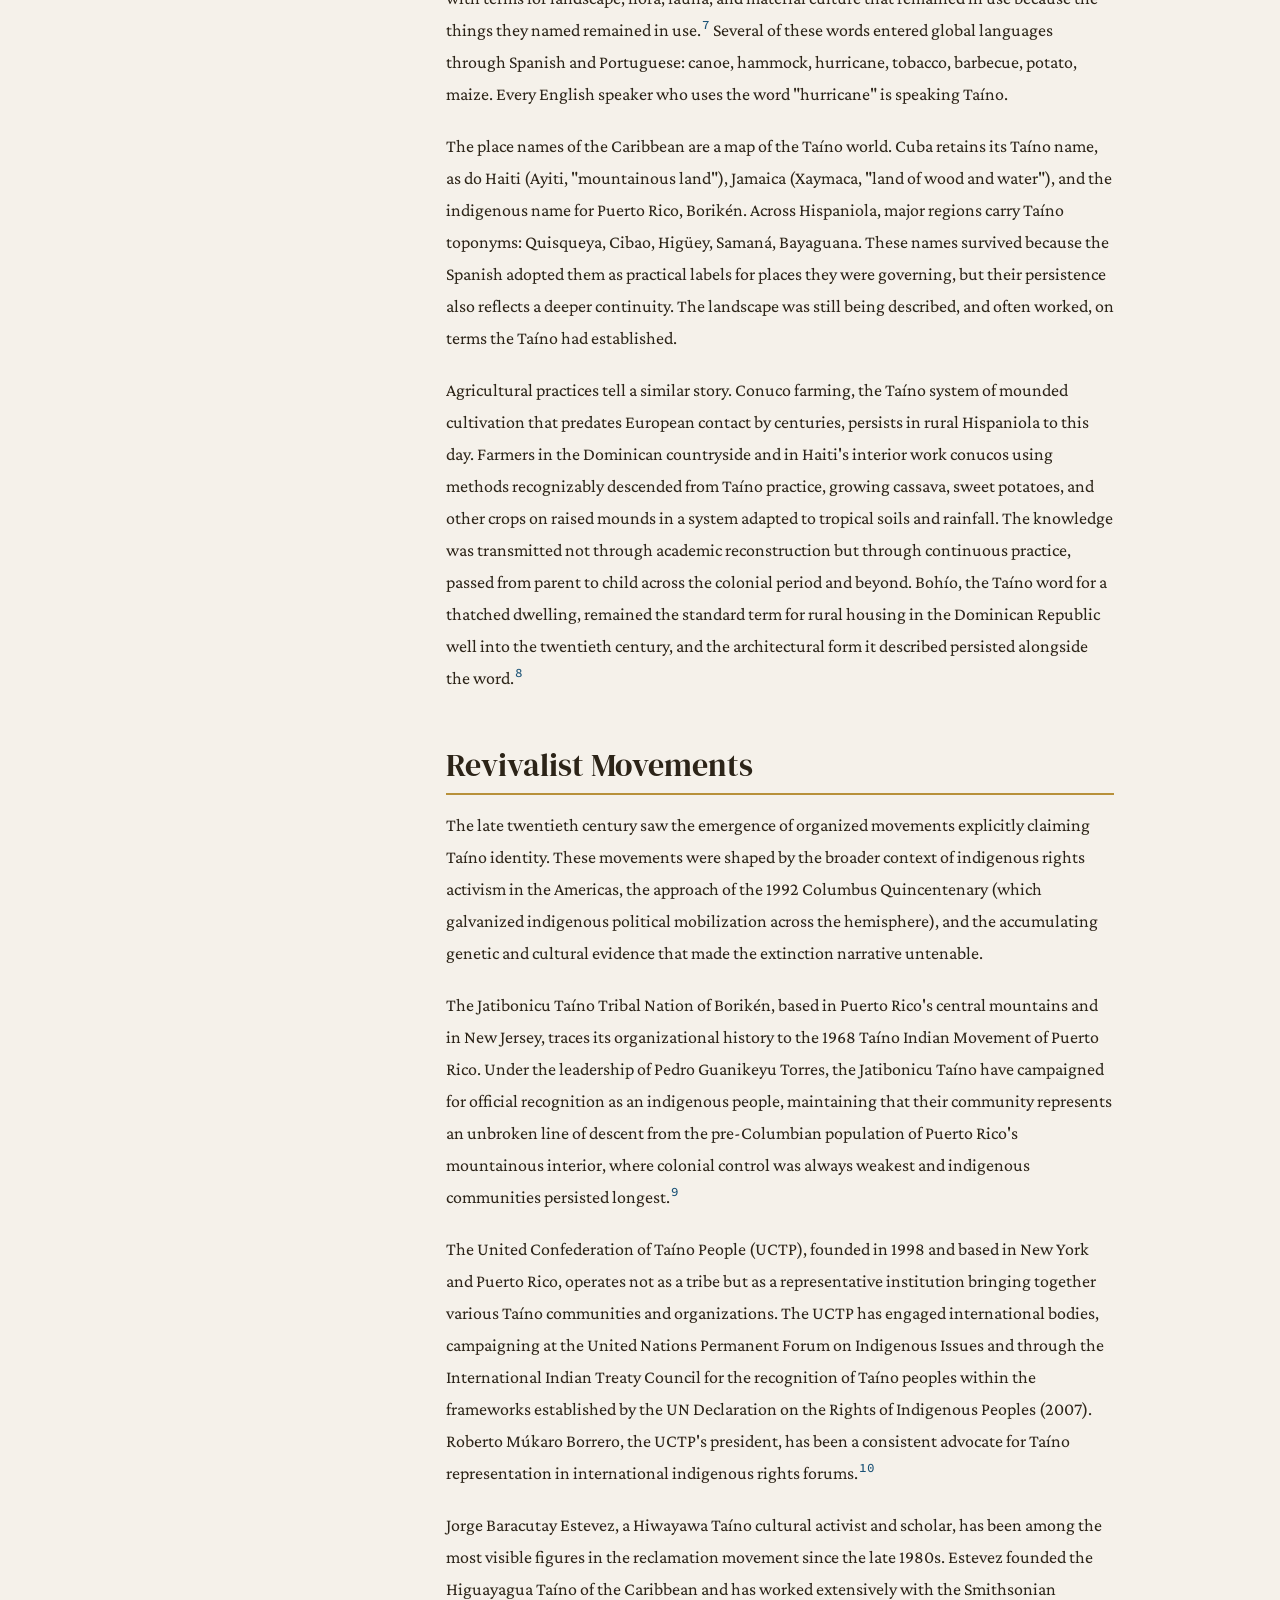
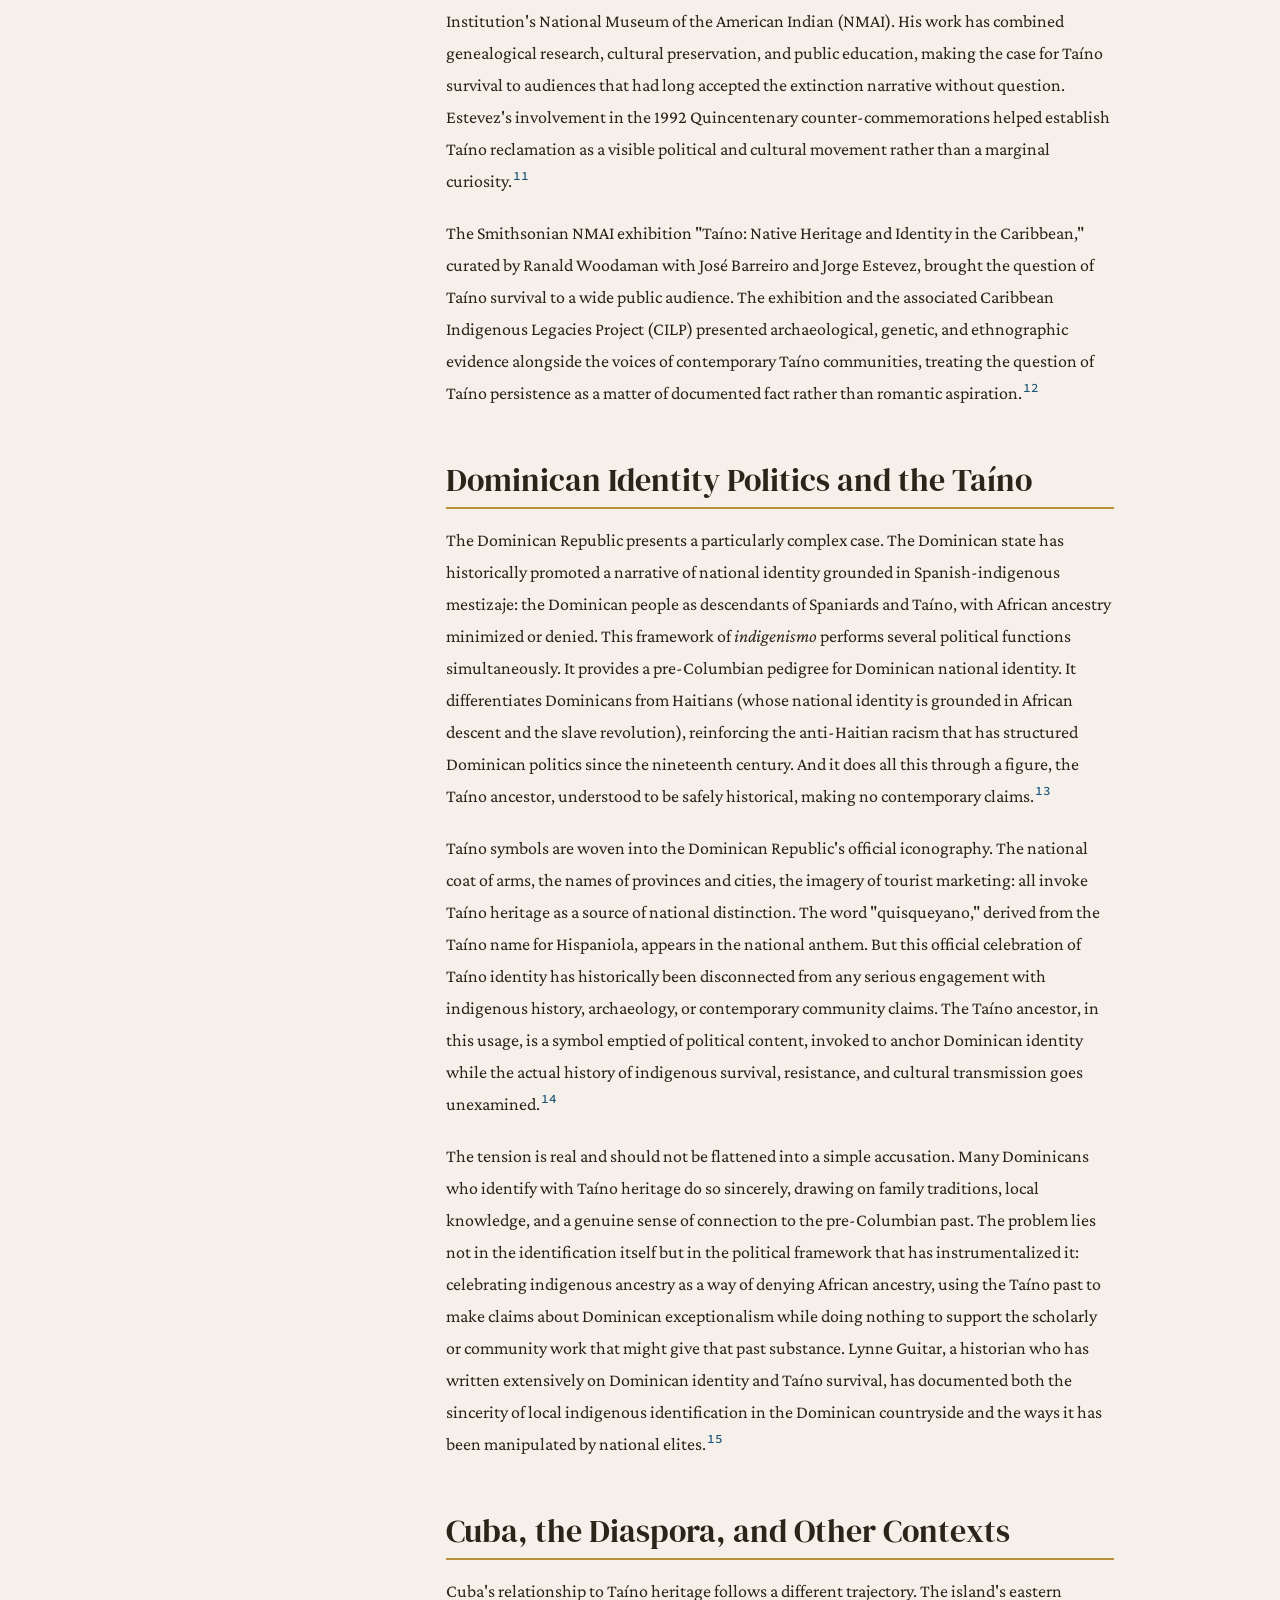
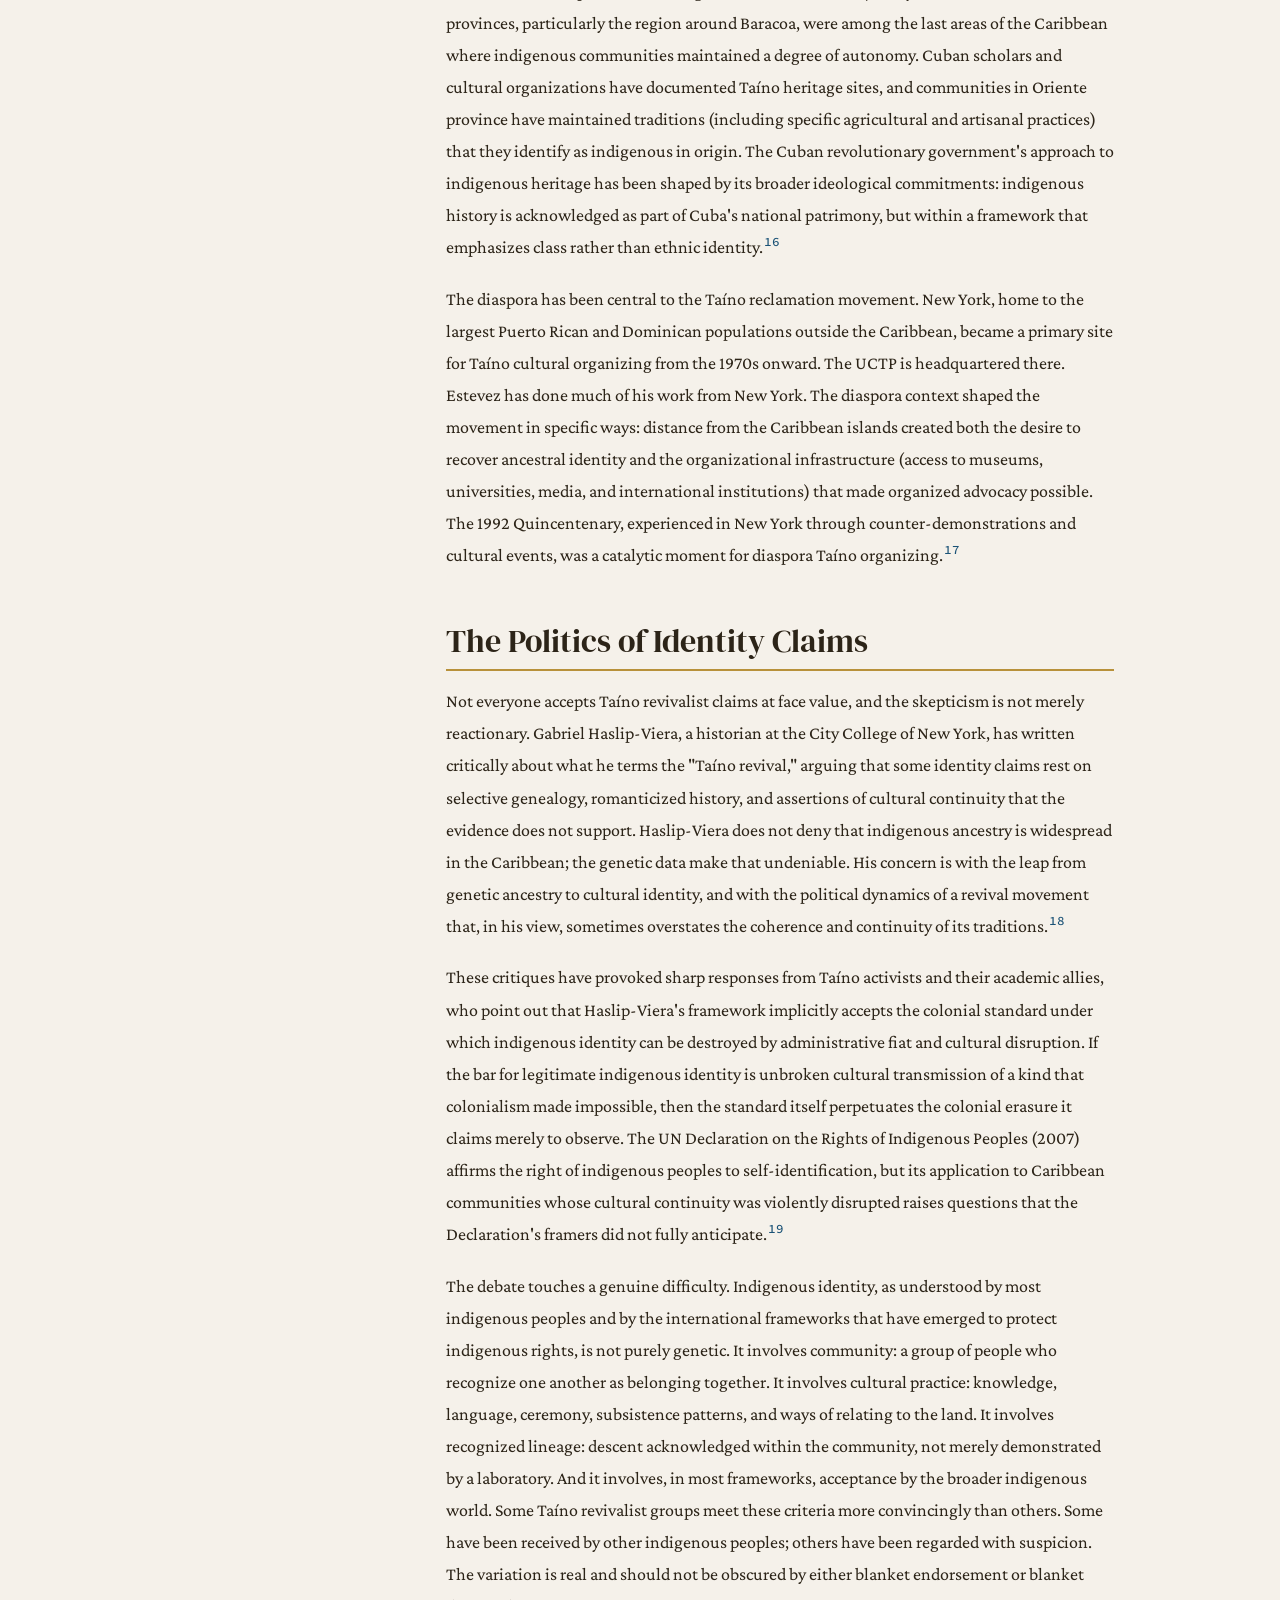
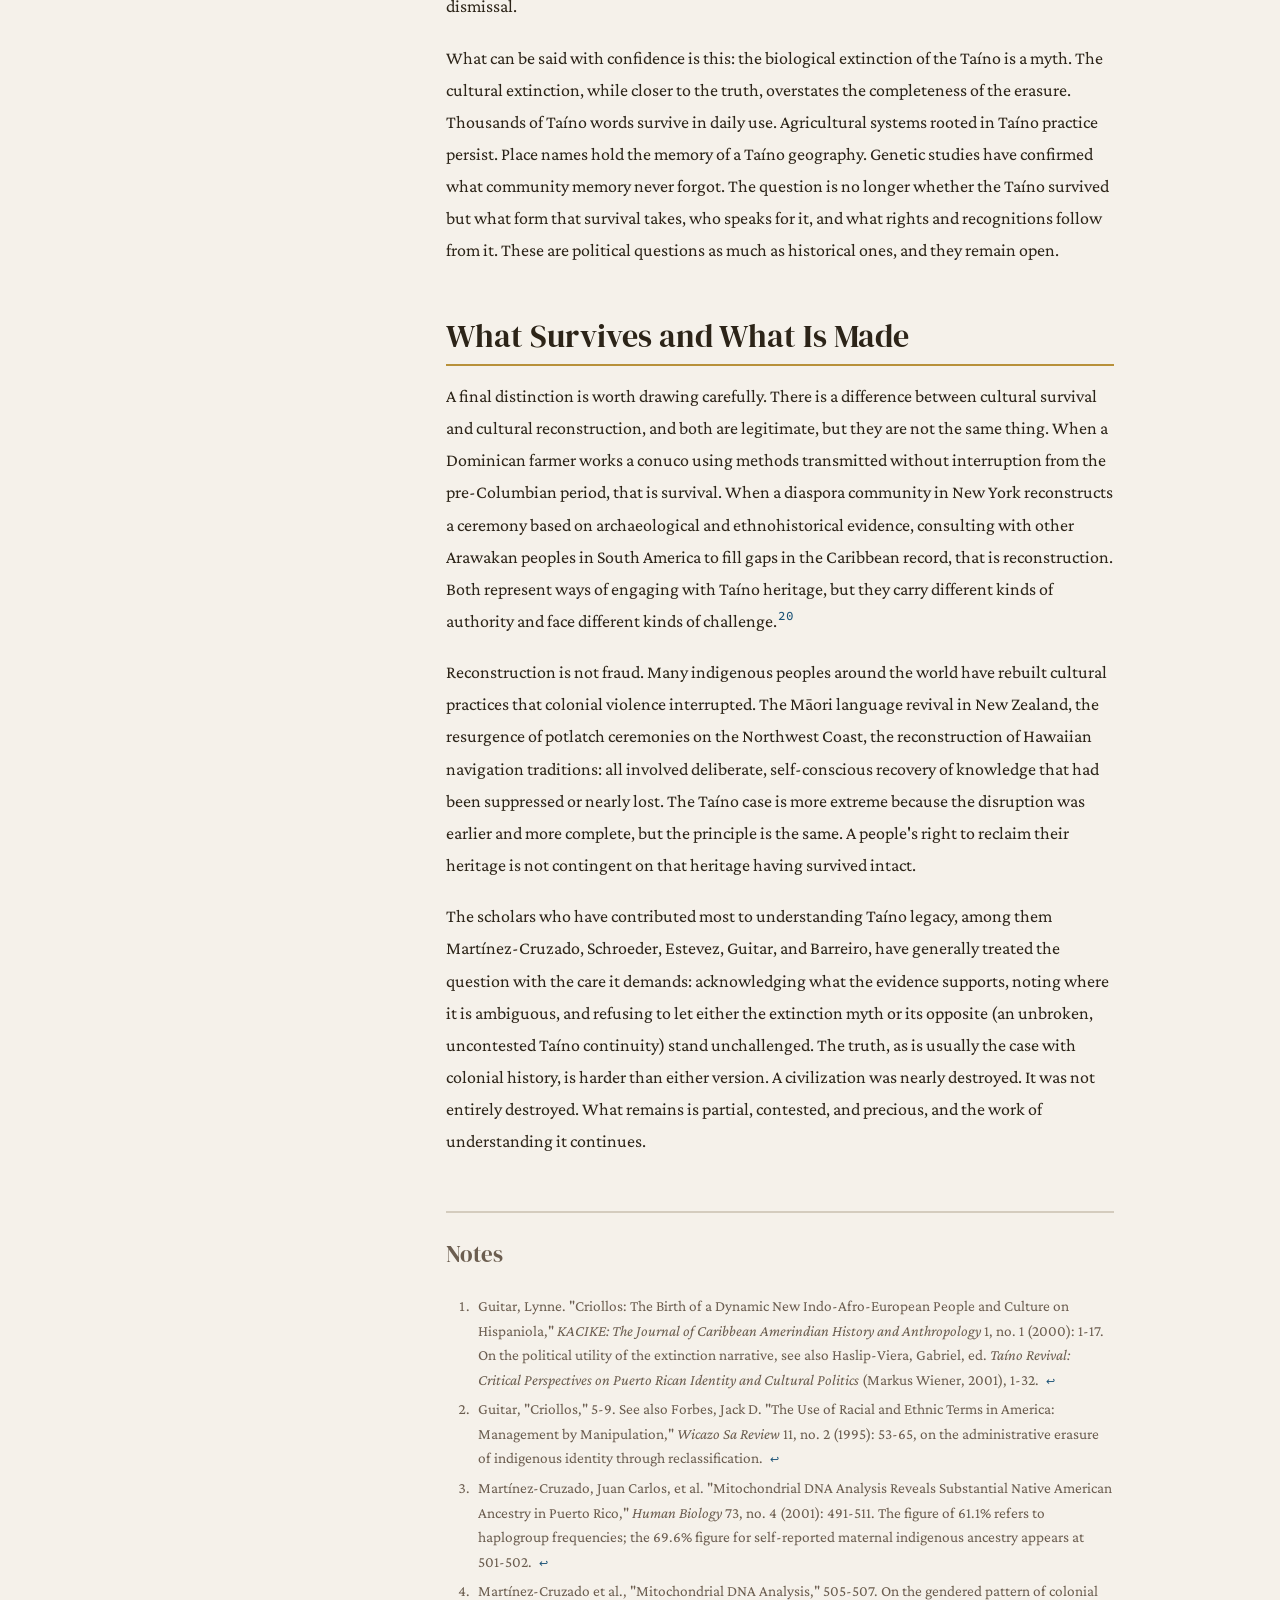
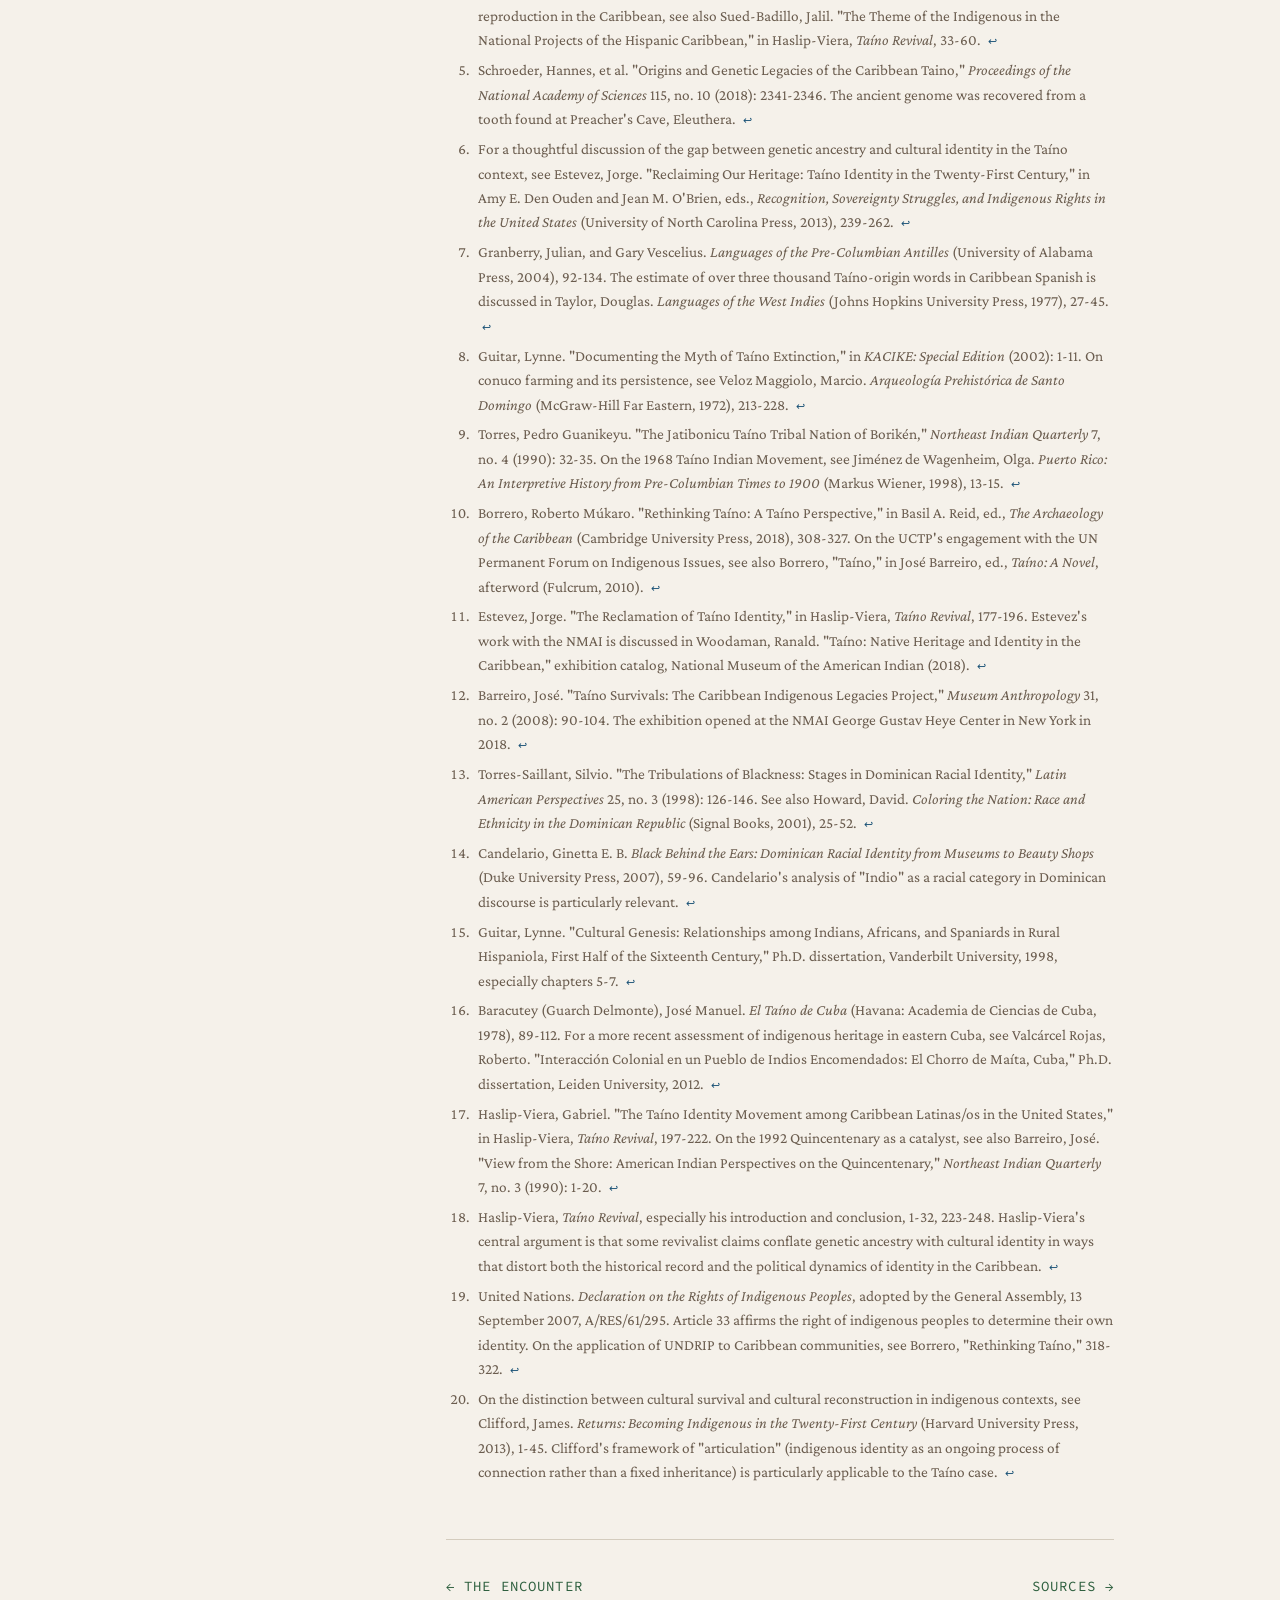
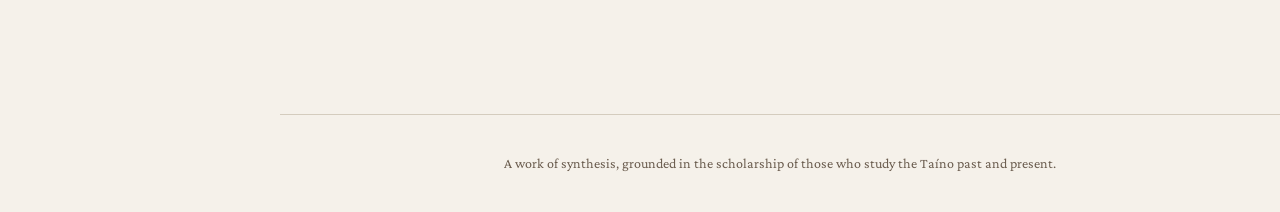
<file: chapters/07-legacy.html>
<!DOCTYPE html>
<html lang="en">
<head>
  <meta charset="UTF-8">
  <meta name="viewport" content="width=device-width, initial-scale=1.0">
  <title>Legacy and Reclamation, The Taíno World</title>
  <link rel="stylesheet" href="../css/style.css">
</head>
<body>

<button class="menu-toggle" aria-label="Toggle navigation">&#9776;</button>
<div class="sidebar-overlay"></div>

<div class="site-wrapper">
  <aside class="sidebar">
    <div class="sidebar-header">
      <div class="sidebar-title">The Taíno World</div>
      <div class="sidebar-subtitle">A Treatise</div>
    </div>
    <nav>
      <a href="../index.html"><span class="chapter-num">&nbsp;</span> Home</a>
      <a href="01-origins.html"><span class="chapter-num">01</span> Origins</a>
      <a href="02-society.html"><span class="chapter-num">02</span> Society</a>
      <a href="03-cosmos.html"><span class="chapter-num">03</span> Cosmology</a>
      <a href="04-material.html"><span class="chapter-num">04</span> Material Culture</a>
      <a href="05-symbols.html"><span class="chapter-num">05</span> Symbolism</a>
      <a href="06-encounter.html"><span class="chapter-num">06</span> The Encounter</a>
      <a href="07-legacy.html"><span class="chapter-num">07</span> Legacy</a>
      <a href="08-sources.html"><span class="chapter-num">08</span> Sources</a>
    </nav>
  </aside>

  <main class="main-content">
    <div class="content-wrapper">

      <div class="chapter-header">
        <span class="chapter-number">Chapter Seven</span>
        <h1>Legacy and Reclamation</h1>
      </div>

      <p>By the middle of the sixteenth century, the Taíno had been declared finished. Spanish colonial administrators, chroniclers, and priests wrote of the indigenous population of the Greater Antilles in the past tense, recording their customs as curiosities of a vanished race. That judgment hardened over the following centuries into a settled fact: the Taíno were extinct, destroyed by disease, enslavement, and the violence of conquest. The narrative was convenient. If the indigenous people of the Caribbean no longer existed, then indigenous claims to land, political authority, and cultural recognition were moot. Colonial and later national governments could build their legitimacy on ground they declared empty of prior claimants. The extinction story was not merely a historical observation; it was a political instrument.</p>

      <p>But the story was wrong, or at best radically incomplete. Genetic research, linguistic survival, persistent agricultural practices, community self-identification, and the testimony of people who never stopped knowing what they were have, since the late twentieth century, forced a revision. The Taíno were not annihilated. They were absorbed, marginalized, officially denied, and then, in many cases, quietly persistent. The question today is not whether Taíno heritage survives in the Caribbean. The evidence that it does is overwhelming. The harder questions concern what that survival means: who can claim it, on what terms, and with what political and cultural consequences.</p>

      <h2>The Extinction Myth and Its Uses</h2>

      <p>The declaration of Taíno extinction served different masters at different moments. For the sixteenth-century Spanish administration, acknowledging indigenous survival would have complicated the legal framework of the <em>encomienda</em> and the emerging plantation economy. For nineteenth-century creole nationalists in Cuba, Puerto Rico, and the Dominican Republic, the Taíno became available as romantic ancestors precisely because they were understood to be safely dead: they could appear on coats of arms and in nationalist poetry without presenting any living constituency that might demand land, representation, or sovereignty. In the twentieth century, Caribbean anthropology and history largely accepted the extinction consensus, and scholars who studied the pre-Columbian period treated it as exactly that, a period with a definitive end.<sup class="footnote-ref"><a href="#fn1" id="fnref1">1</a></sup></p>

      <p>The persistence of this narrative owed something to the categories of race that governed Caribbean social thought. Under Spanish colonial racial taxonomy, and under the systems that followed it, indigenous identity was understood as a discrete biological category that could be diluted out of existence through intermarriage. When Taíno individuals married Africans or Spaniards (or, more commonly, were coerced into sexual relationships with them), their descendants were reclassified. Within a few generations, people who carried indigenous ancestry, indigenous knowledge, and indigenous cultural practices were officially categorized as mestizo, mulato, or simply campesino. The administrative erasure preceded and enabled the historical one.<sup class="footnote-ref"><a href="#fn2" id="fnref2">2</a></sup></p>

      <h2>Genetic Evidence: What DNA Tells and What It Does Not</h2>

      <p>The first systematic challenge to the extinction narrative came from molecular genetics. In 2001, the geneticist Juan Carlos Martínez-Cruzado of the University of Puerto Rico at Mayagüez published results from a mitochondrial DNA study of 800 Puerto Ricans, sampled to represent the island's population proportionally. The findings were striking: 61.1 percent of all individuals in the study carried Amerindian mitochondrial DNA, compared with 26.4 percent carrying African mitochondrial lineages and 12.5 percent carrying Caucasian ones. Among participants who reported maternal Native American ancestry, the figure rose to 69.6 percent. The Amerindian mitochondrial haplogroups A and C accounted for 56.0 percent and 35.6 percent of the indigenous lineages, respectively.<sup class="footnote-ref"><a href="#fn3" id="fnref3">3</a></sup></p>

      <p>Because mitochondrial DNA is inherited exclusively through the maternal line, these results traced a specific history: Taíno women survived the conquest in sufficient numbers that their maternal lineage became the majority mitochondrial ancestry of the modern Puerto Rican population. This was consistent with the documented colonial pattern in which Spanish men (the colonial migration was overwhelmingly male) formed unions with indigenous and African women. The Y-chromosome picture was predictably different, dominated by European lineages, reflecting the gendered asymmetry of colonial reproduction.<sup class="footnote-ref"><a href="#fn4" id="fnref4">4</a></sup></p>

      <p>In 2018, a team led by Hannes Schroeder published the first ancient genome from the precolonial Caribbean: DNA extracted from the tooth of a Lucayan Taíno woman who had lived on Eleuthera, in the Bahamas, approximately one thousand years ago (eighth to tenth century). The genomic analysis, published in the <em>Proceedings of the National Academy of Sciences</em>, showed that her closest living genetic relatives were present-day Arawakan-speaking populations in northern South America, particularly in Venezuela and Colombia. The study also compared her genome to those of contemporary Caribbean people and found that present-day Puerto Ricans carry genetic signatures consistent with indigenous Caribbean ancestry. Biological continuity between the precolonial Taíno and living Caribbean populations was demonstrable at the genomic level.<sup class="footnote-ref"><a href="#fn5" id="fnref5">5</a></sup></p>

      <p>These results were significant, but they require careful interpretation. Genetic ancestry and cultural identity are not the same thing. Carrying Taíno mitochondrial DNA does not make a person Taíno in any politically or culturally meaningful sense, any more than carrying Norse genetic markers makes an English person a Viking. Indigenous identity, in the frameworks that indigenous peoples themselves have articulated, involves community membership, cultural practice, recognized lineage, and (in most cases) acceptance by an existing community. DNA can confirm biological descent; it cannot, by itself, constitute a people. The genetic data demolished the extinction claim as a biological proposition, but the cultural and political questions required different kinds of evidence.<sup class="footnote-ref"><a href="#fn6" id="fnref6">6</a></sup></p>

      <h2>Cultural Survivals</h2>

      <p>Alongside the genetic record stands a body of cultural evidence that never really required scientific confirmation, because it was always in plain view. The Spanish language as spoken across the Caribbean is saturated with Taíno vocabulary. The count runs to over three thousand words in Caribbean Spanish: canoa (canoe), hamaca (hammock), huracán (hurricane), tabaco (tobacco), barbacoa (barbecue), batata (sweet potato), maíz (corn), along with terms for landscape, flora, fauna, and material culture that remained in use because the things they named remained in use.<sup class="footnote-ref"><a href="#fn7" id="fnref7">7</a></sup> Several of these words entered global languages through Spanish and Portuguese: canoe, hammock, hurricane, tobacco, barbecue, potato, maize. Every English speaker who uses the word "hurricane" is speaking Taíno.</p>

      <p>The place names of the Caribbean are a map of the Taíno world. Cuba retains its Taíno name, as do Haiti (Ayiti, "mountainous land"), Jamaica (Xaymaca, "land of wood and water"), and the indigenous name for Puerto Rico, Borikén. Across Hispaniola, major regions carry Taíno toponyms: Quisqueya, Cibao, Higüey, Samaná, Bayaguana. These names survived because the Spanish adopted them as practical labels for places they were governing, but their persistence also reflects a deeper continuity. The landscape was still being described, and often worked, on terms the Taíno had established.</p>

      <p>Agricultural practices tell a similar story. Conuco farming, the Taíno system of mounded cultivation that predates European contact by centuries, persists in rural Hispaniola to this day. Farmers in the Dominican countryside and in Haiti's interior work conucos using methods recognizably descended from Taíno practice, growing cassava, sweet potatoes, and other crops on raised mounds in a system adapted to tropical soils and rainfall. The knowledge was transmitted not through academic reconstruction but through continuous practice, passed from parent to child across the colonial period and beyond. Bohío, the Taíno word for a thatched dwelling, remained the standard term for rural housing in the Dominican Republic well into the twentieth century, and the architectural form it described persisted alongside the word.<sup class="footnote-ref"><a href="#fn8" id="fnref8">8</a></sup></p>

      <h2>Revivalist Movements</h2>

      <p>The late twentieth century saw the emergence of organized movements explicitly claiming Taíno identity. These movements were shaped by the broader context of indigenous rights activism in the Americas, the approach of the 1992 Columbus Quincentenary (which galvanized indigenous political mobilization across the hemisphere), and the accumulating genetic and cultural evidence that made the extinction narrative untenable.</p>

      <p>The Jatibonicu Taíno Tribal Nation of Borikén, based in Puerto Rico's central mountains and in New Jersey, traces its organizational history to the 1968 Taíno Indian Movement of Puerto Rico. Under the leadership of Pedro Guanikeyu Torres, the Jatibonicu Taíno have campaigned for official recognition as an indigenous people, maintaining that their community represents an unbroken line of descent from the pre-Columbian population of Puerto Rico's mountainous interior, where colonial control was always weakest and indigenous communities persisted longest.<sup class="footnote-ref"><a href="#fn9" id="fnref9">9</a></sup></p>

      <p>The United Confederation of Taíno People (UCTP), founded in 1998 and based in New York and Puerto Rico, operates not as a tribe but as a representative institution bringing together various Taíno communities and organizations. The UCTP has engaged international bodies, campaigning at the United Nations Permanent Forum on Indigenous Issues and through the International Indian Treaty Council for the recognition of Taíno peoples within the frameworks established by the UN Declaration on the Rights of Indigenous Peoples (2007). Roberto Múkaro Borrero, the UCTP's president, has been a consistent advocate for Taíno representation in international indigenous rights forums.<sup class="footnote-ref"><a href="#fn10" id="fnref10">10</a></sup></p>

      <p>Jorge Baracutay Estevez, a Hiwayawa Taíno cultural activist and scholar, has been among the most visible figures in the reclamation movement since the late 1980s. Estevez founded the Higuayagua Taíno of the Caribbean and has worked extensively with the Smithsonian Institution's National Museum of the American Indian (NMAI). His work has combined genealogical research, cultural preservation, and public education, making the case for Taíno survival to audiences that had long accepted the extinction narrative without question. Estevez's involvement in the 1992 Quincentenary counter-commemorations helped establish Taíno reclamation as a visible political and cultural movement rather than a marginal curiosity.<sup class="footnote-ref"><a href="#fn11" id="fnref11">11</a></sup></p>

      <p>The Smithsonian NMAI exhibition "Taíno: Native Heritage and Identity in the Caribbean," curated by Ranald Woodaman with José Barreiro and Jorge Estevez, brought the question of Taíno survival to a wide public audience. The exhibition and the associated Caribbean Indigenous Legacies Project (CILP) presented archaeological, genetic, and ethnographic evidence alongside the voices of contemporary Taíno communities, treating the question of Taíno persistence as a matter of documented fact rather than romantic aspiration.<sup class="footnote-ref"><a href="#fn12" id="fnref12">12</a></sup></p>

      <h2>Dominican Identity Politics and the Taíno</h2>

      <p>The Dominican Republic presents a particularly complex case. The Dominican state has historically promoted a narrative of national identity grounded in Spanish-indigenous mestizaje: the Dominican people as descendants of Spaniards and Taíno, with African ancestry minimized or denied. This framework of <em>indigenismo</em> performs several political functions simultaneously. It provides a pre-Columbian pedigree for Dominican national identity. It differentiates Dominicans from Haitians (whose national identity is grounded in African descent and the slave revolution), reinforcing the anti-Haitian racism that has structured Dominican politics since the nineteenth century. And it does all this through a figure, the Taíno ancestor, understood to be safely historical, making no contemporary claims.<sup class="footnote-ref"><a href="#fn13" id="fnref13">13</a></sup></p>

      <p>Taíno symbols are woven into the Dominican Republic's official iconography. The national coat of arms, the names of provinces and cities, the imagery of tourist marketing: all invoke Taíno heritage as a source of national distinction. The word "quisqueyano," derived from the Taíno name for Hispaniola, appears in the national anthem. But this official celebration of Taíno identity has historically been disconnected from any serious engagement with indigenous history, archaeology, or contemporary community claims. The Taíno ancestor, in this usage, is a symbol emptied of political content, invoked to anchor Dominican identity while the actual history of indigenous survival, resistance, and cultural transmission goes unexamined.<sup class="footnote-ref"><a href="#fn14" id="fnref14">14</a></sup></p>

      <p>The tension is real and should not be flattened into a simple accusation. Many Dominicans who identify with Taíno heritage do so sincerely, drawing on family traditions, local knowledge, and a genuine sense of connection to the pre-Columbian past. The problem lies not in the identification itself but in the political framework that has instrumentalized it: celebrating indigenous ancestry as a way of denying African ancestry, using the Taíno past to make claims about Dominican exceptionalism while doing nothing to support the scholarly or community work that might give that past substance. Lynne Guitar, a historian who has written extensively on Dominican identity and Taíno survival, has documented both the sincerity of local indigenous identification in the Dominican countryside and the ways it has been manipulated by national elites.<sup class="footnote-ref"><a href="#fn15" id="fnref15">15</a></sup></p>

      <h2>Cuba, the Diaspora, and Other Contexts</h2>

      <p>Cuba's relationship to Taíno heritage follows a different trajectory. The island's eastern provinces, particularly the region around Baracoa, were among the last areas of the Caribbean where indigenous communities maintained a degree of autonomy. Cuban scholars and cultural organizations have documented Taíno heritage sites, and communities in Oriente province have maintained traditions (including specific agricultural and artisanal practices) that they identify as indigenous in origin. The Cuban revolutionary government's approach to indigenous heritage has been shaped by its broader ideological commitments: indigenous history is acknowledged as part of Cuba's national patrimony, but within a framework that emphasizes class rather than ethnic identity.<sup class="footnote-ref"><a href="#fn16" id="fnref16">16</a></sup></p>

      <p>The diaspora has been central to the Taíno reclamation movement. New York, home to the largest Puerto Rican and Dominican populations outside the Caribbean, became a primary site for Taíno cultural organizing from the 1970s onward. The UCTP is headquartered there. Estevez has done much of his work from New York. The diaspora context shaped the movement in specific ways: distance from the Caribbean islands created both the desire to recover ancestral identity and the organizational infrastructure (access to museums, universities, media, and international institutions) that made organized advocacy possible. The 1992 Quincentenary, experienced in New York through counter-demonstrations and cultural events, was a catalytic moment for diaspora Taíno organizing.<sup class="footnote-ref"><a href="#fn17" id="fnref17">17</a></sup></p>

      <h2>The Politics of Identity Claims</h2>

      <p>Not everyone accepts Taíno revivalist claims at face value, and the skepticism is not merely reactionary. Gabriel Haslip-Viera, a historian at the City College of New York, has written critically about what he terms the "Taíno revival," arguing that some identity claims rest on selective genealogy, romanticized history, and assertions of cultural continuity that the evidence does not support. Haslip-Viera does not deny that indigenous ancestry is widespread in the Caribbean; the genetic data make that undeniable. His concern is with the leap from genetic ancestry to cultural identity, and with the political dynamics of a revival movement that, in his view, sometimes overstates the coherence and continuity of its traditions.<sup class="footnote-ref"><a href="#fn18" id="fnref18">18</a></sup></p>

      <p>These critiques have provoked sharp responses from Taíno activists and their academic allies, who point out that Haslip-Viera's framework implicitly accepts the colonial standard under which indigenous identity can be destroyed by administrative fiat and cultural disruption. If the bar for legitimate indigenous identity is unbroken cultural transmission of a kind that colonialism made impossible, then the standard itself perpetuates the colonial erasure it claims merely to observe. The UN Declaration on the Rights of Indigenous Peoples (2007) affirms the right of indigenous peoples to self-identification, but its application to Caribbean communities whose cultural continuity was violently disrupted raises questions that the Declaration's framers did not fully anticipate.<sup class="footnote-ref"><a href="#fn19" id="fnref19">19</a></sup></p>

      <p>The debate touches a genuine difficulty. Indigenous identity, as understood by most indigenous peoples and by the international frameworks that have emerged to protect indigenous rights, is not purely genetic. It involves community: a group of people who recognize one another as belonging together. It involves cultural practice: knowledge, language, ceremony, subsistence patterns, and ways of relating to the land. It involves recognized lineage: descent acknowledged within the community, not merely demonstrated by a laboratory. And it involves, in most frameworks, acceptance by the broader indigenous world. Some Taíno revivalist groups meet these criteria more convincingly than others. Some have been received by other indigenous peoples; others have been regarded with suspicion. The variation is real and should not be obscured by either blanket endorsement or blanket dismissal.</p>

      <p>What can be said with confidence is this: the biological extinction of the Taíno is a myth. The cultural extinction, while closer to the truth, overstates the completeness of the erasure. Thousands of Taíno words survive in daily use. Agricultural systems rooted in Taíno practice persist. Place names hold the memory of a Taíno geography. Genetic studies have confirmed what community memory never forgot. The question is no longer whether the Taíno survived but what form that survival takes, who speaks for it, and what rights and recognitions follow from it. These are political questions as much as historical ones, and they remain open.</p>

      <h2>What Survives and What Is Made</h2>

      <p>A final distinction is worth drawing carefully. There is a difference between cultural survival and cultural reconstruction, and both are legitimate, but they are not the same thing. When a Dominican farmer works a conuco using methods transmitted without interruption from the pre-Columbian period, that is survival. When a diaspora community in New York reconstructs a ceremony based on archaeological and ethnohistorical evidence, consulting with other Arawakan peoples in South America to fill gaps in the Caribbean record, that is reconstruction. Both represent ways of engaging with Taíno heritage, but they carry different kinds of authority and face different kinds of challenge.<sup class="footnote-ref"><a href="#fn20" id="fnref20">20</a></sup></p>

      <p>Reconstruction is not fraud. Many indigenous peoples around the world have rebuilt cultural practices that colonial violence interrupted. The Māori language revival in New Zealand, the resurgence of potlatch ceremonies on the Northwest Coast, the reconstruction of Hawaiian navigation traditions: all involved deliberate, self-conscious recovery of knowledge that had been suppressed or nearly lost. The Taíno case is more extreme because the disruption was earlier and more complete, but the principle is the same. A people's right to reclaim their heritage is not contingent on that heritage having survived intact.</p>

      <p>The scholars who have contributed most to understanding Taíno legacy, among them Martínez-Cruzado, Schroeder, Estevez, Guitar, and Barreiro, have generally treated the question with the care it demands: acknowledging what the evidence supports, noting where it is ambiguous, and refusing to let either the extinction myth or its opposite (an unbroken, uncontested Taíno continuity) stand unchallenged. The truth, as is usually the case with colonial history, is harder than either version. A civilization was nearly destroyed. It was not entirely destroyed. What remains is partial, contested, and precious, and the work of understanding it continues.</p>

      <div class="endnotes">
        <h2>Notes</h2>
        <ol>
          <li id="fn1">Guitar, Lynne. "Criollos: The Birth of a Dynamic New Indo-Afro-European People and Culture on Hispaniola," <em>KACIKE: The Journal of Caribbean Amerindian History and Anthropology</em> 1, no. 1 (2000): 1-17. On the political utility of the extinction narrative, see also Haslip-Viera, Gabriel, ed. <em>Taíno Revival: Critical Perspectives on Puerto Rican Identity and Cultural Politics</em> (Markus Wiener, 2001), 1-32. <a href="#fnref1" class="backref">↩</a></li>
          <li id="fn2">Guitar, "Criollos," 5-9. See also Forbes, Jack D. "The Use of Racial and Ethnic Terms in America: Management by Manipulation," <em>Wicazo Sa Review</em> 11, no. 2 (1995): 53-65, on the administrative erasure of indigenous identity through reclassification. <a href="#fnref2" class="backref">↩</a></li>
          <li id="fn3">Martínez-Cruzado, Juan Carlos, et al. "Mitochondrial DNA Analysis Reveals Substantial Native American Ancestry in Puerto Rico," <em>Human Biology</em> 73, no. 4 (2001): 491-511. The figure of 61.1% refers to haplogroup frequencies; the 69.6% figure for self-reported maternal indigenous ancestry appears at 501-502. <a href="#fnref3" class="backref">↩</a></li>
          <li id="fn4">Martínez-Cruzado et al., "Mitochondrial DNA Analysis," 505-507. On the gendered pattern of colonial reproduction in the Caribbean, see also Sued-Badillo, Jalil. "The Theme of the Indigenous in the National Projects of the Hispanic Caribbean," in Haslip-Viera, <em>Taíno Revival</em>, 33-60. <a href="#fnref4" class="backref">↩</a></li>
          <li id="fn5">Schroeder, Hannes, et al. "Origins and Genetic Legacies of the Caribbean Taino," <em>Proceedings of the National Academy of Sciences</em> 115, no. 10 (2018): 2341-2346. The ancient genome was recovered from a tooth found at Preacher's Cave, Eleuthera. <a href="#fnref5" class="backref">↩</a></li>
          <li id="fn6">For a thoughtful discussion of the gap between genetic ancestry and cultural identity in the Taíno context, see Estevez, Jorge. "Reclaiming Our Heritage: Taíno Identity in the Twenty-First Century," in Amy E. Den Ouden and Jean M. O'Brien, eds., <em>Recognition, Sovereignty Struggles, and Indigenous Rights in the United States</em> (University of North Carolina Press, 2013), 239-262. <a href="#fnref6" class="backref">↩</a></li>
          <li id="fn7">Granberry, Julian, and Gary Vescelius. <em>Languages of the Pre-Columbian Antilles</em> (University of Alabama Press, 2004), 92-134. The estimate of over three thousand Taíno-origin words in Caribbean Spanish is discussed in Taylor, Douglas. <em>Languages of the West Indies</em> (Johns Hopkins University Press, 1977), 27-45. <a href="#fnref7" class="backref">↩</a></li>
          <li id="fn8">Guitar, Lynne. "Documenting the Myth of Taíno Extinction," in <em>KACIKE: Special Edition</em> (2002): 1-11. On conuco farming and its persistence, see Veloz Maggiolo, Marcio. <em>Arqueología Prehistórica de Santo Domingo</em> (McGraw-Hill Far Eastern, 1972), 213-228. <a href="#fnref8" class="backref">↩</a></li>
          <li id="fn9">Torres, Pedro Guanikeyu. "The Jatibonicu Taíno Tribal Nation of Borikén," <em>Northeast Indian Quarterly</em> 7, no. 4 (1990): 32-35. On the 1968 Taíno Indian Movement, see Jiménez de Wagenheim, Olga. <em>Puerto Rico: An Interpretive History from Pre-Columbian Times to 1900</em> (Markus Wiener, 1998), 13-15. <a href="#fnref9" class="backref">↩</a></li>
          <li id="fn10">Borrero, Roberto Múkaro. "Rethinking Taíno: A Taíno Perspective," in Basil A. Reid, ed., <em>The Archaeology of the Caribbean</em> (Cambridge University Press, 2018), 308-327. On the UCTP's engagement with the UN Permanent Forum on Indigenous Issues, see also Borrero, "Taíno," in José Barreiro, ed., <em>Taíno: A Novel</em>, afterword (Fulcrum, 2010). <a href="#fnref10" class="backref">↩</a></li>
          <li id="fn11">Estevez, Jorge. "The Reclamation of Taíno Identity," in Haslip-Viera, <em>Taíno Revival</em>, 177-196. Estevez's work with the NMAI is discussed in Woodaman, Ranald. "Taíno: Native Heritage and Identity in the Caribbean," exhibition catalog, National Museum of the American Indian (2018). <a href="#fnref11" class="backref">↩</a></li>
          <li id="fn12">Barreiro, José. "Taíno Survivals: The Caribbean Indigenous Legacies Project," <em>Museum Anthropology</em> 31, no. 2 (2008): 90-104. The exhibition opened at the NMAI George Gustav Heye Center in New York in 2018. <a href="#fnref12" class="backref">↩</a></li>
          <li id="fn13">Torres-Saillant, Silvio. "The Tribulations of Blackness: Stages in Dominican Racial Identity," <em>Latin American Perspectives</em> 25, no. 3 (1998): 126-146. See also Howard, David. <em>Coloring the Nation: Race and Ethnicity in the Dominican Republic</em> (Signal Books, 2001), 25-52. <a href="#fnref13" class="backref">↩</a></li>
          <li id="fn14">Candelario, Ginetta E. B. <em>Black Behind the Ears: Dominican Racial Identity from Museums to Beauty Shops</em> (Duke University Press, 2007), 59-96. Candelario's analysis of "Indio" as a racial category in Dominican discourse is particularly relevant. <a href="#fnref14" class="backref">↩</a></li>
          <li id="fn15">Guitar, Lynne. "Cultural Genesis: Relationships among Indians, Africans, and Spaniards in Rural Hispaniola, First Half of the Sixteenth Century," Ph.D. dissertation, Vanderbilt University, 1998, especially chapters 5-7. <a href="#fnref15" class="backref">↩</a></li>
          <li id="fn16">Baracutey (Guarch Delmonte), José Manuel. <em>El Taíno de Cuba</em> (Havana: Academia de Ciencias de Cuba, 1978), 89-112. For a more recent assessment of indigenous heritage in eastern Cuba, see Valcárcel Rojas, Roberto. "Interacción Colonial en un Pueblo de Indios Encomendados: El Chorro de Maíta, Cuba," Ph.D. dissertation, Leiden University, 2012. <a href="#fnref16" class="backref">↩</a></li>
          <li id="fn17">Haslip-Viera, Gabriel. "The Taíno Identity Movement among Caribbean Latinas/os in the United States," in Haslip-Viera, <em>Taíno Revival</em>, 197-222. On the 1992 Quincentenary as a catalyst, see also Barreiro, José. "View from the Shore: American Indian Perspectives on the Quincentenary," <em>Northeast Indian Quarterly</em> 7, no. 3 (1990): 1-20. <a href="#fnref17" class="backref">↩</a></li>
          <li id="fn18">Haslip-Viera, <em>Taíno Revival</em>, especially his introduction and conclusion, 1-32, 223-248. Haslip-Viera's central argument is that some revivalist claims conflate genetic ancestry with cultural identity in ways that distort both the historical record and the political dynamics of identity in the Caribbean. <a href="#fnref18" class="backref">↩</a></li>
          <li id="fn19">United Nations. <em>Declaration on the Rights of Indigenous Peoples</em>, adopted by the General Assembly, 13 September 2007, A/RES/61/295. Article 33 affirms the right of indigenous peoples to determine their own identity. On the application of UNDRIP to Caribbean communities, see Borrero, "Rethinking Taíno," 318-322. <a href="#fnref19" class="backref">↩</a></li>
          <li id="fn20">On the distinction between cultural survival and cultural reconstruction in indigenous contexts, see Clifford, James. <em>Returns: Becoming Indigenous in the Twenty-First Century</em> (Harvard University Press, 2013), 1-45. Clifford's framework of "articulation" (indigenous identity as an ongoing process of connection rather than a fixed inheritance) is particularly applicable to the Taíno case. <a href="#fnref20" class="backref">↩</a></li>
        </ol>
      </div>

      <div class="chapter-nav">
        <a href="06-encounter.html" class="prev">&larr; The Encounter</a>
        <a href="08-sources.html" class="next">Sources &rarr;</a>
      </div>

    </div>

    <footer class="site-footer">
      A work of synthesis, grounded in the scholarship of those who study the Taíno past and present.
    </footer>
  </main>
</div>

<script src="../js/nav.js"></script>
</body>
</html>
</file>
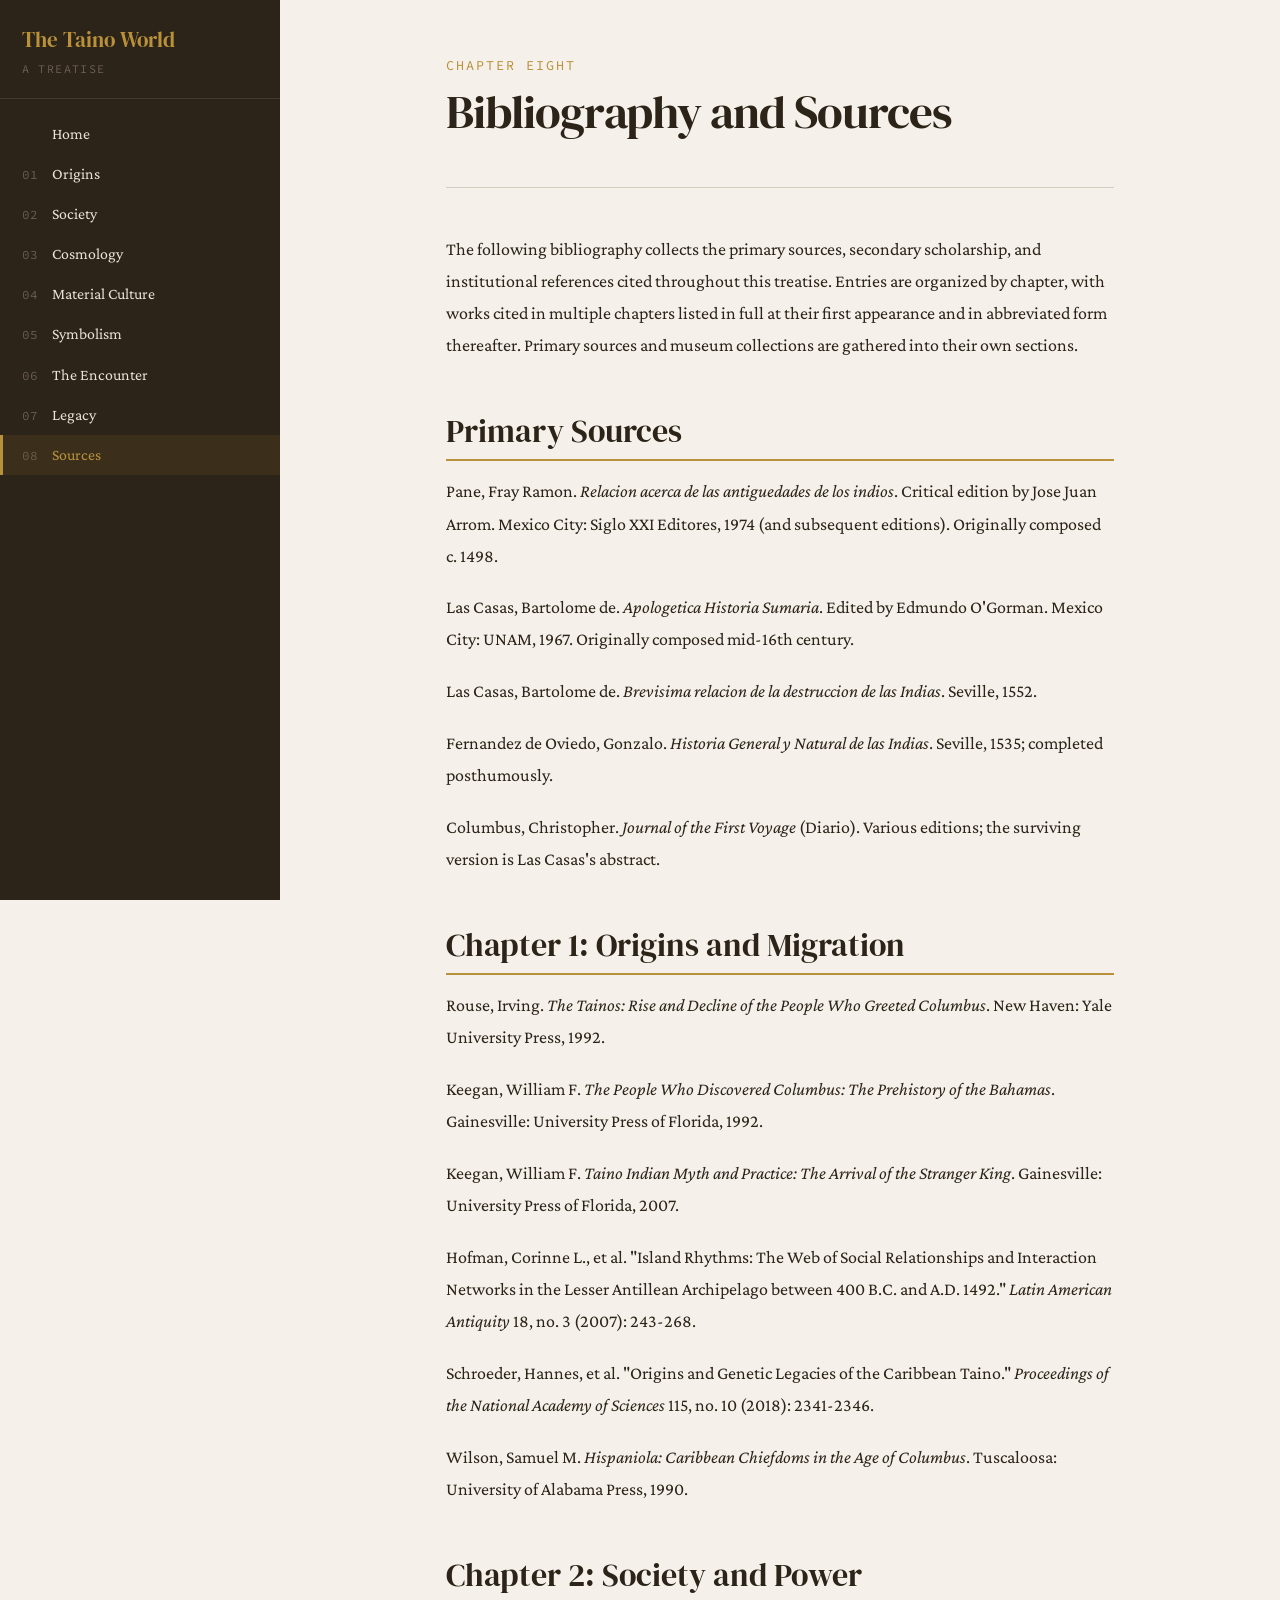
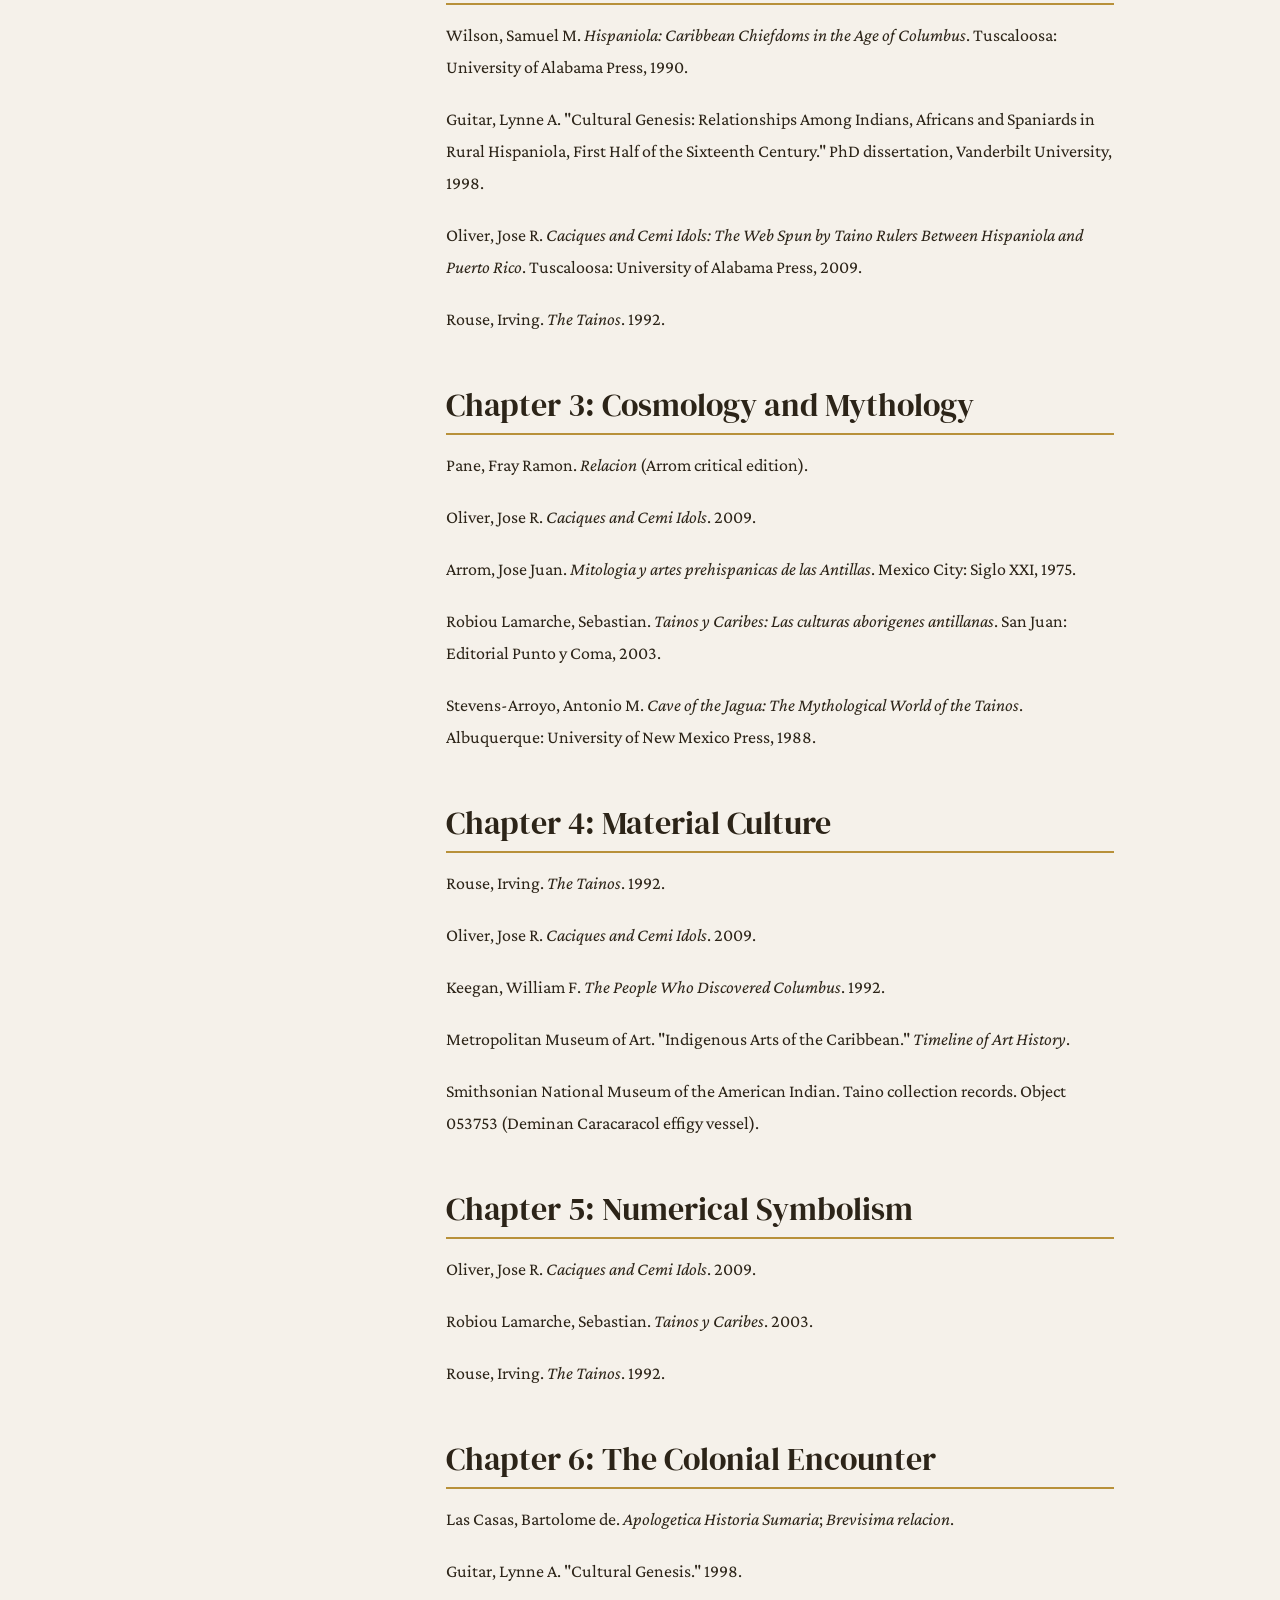
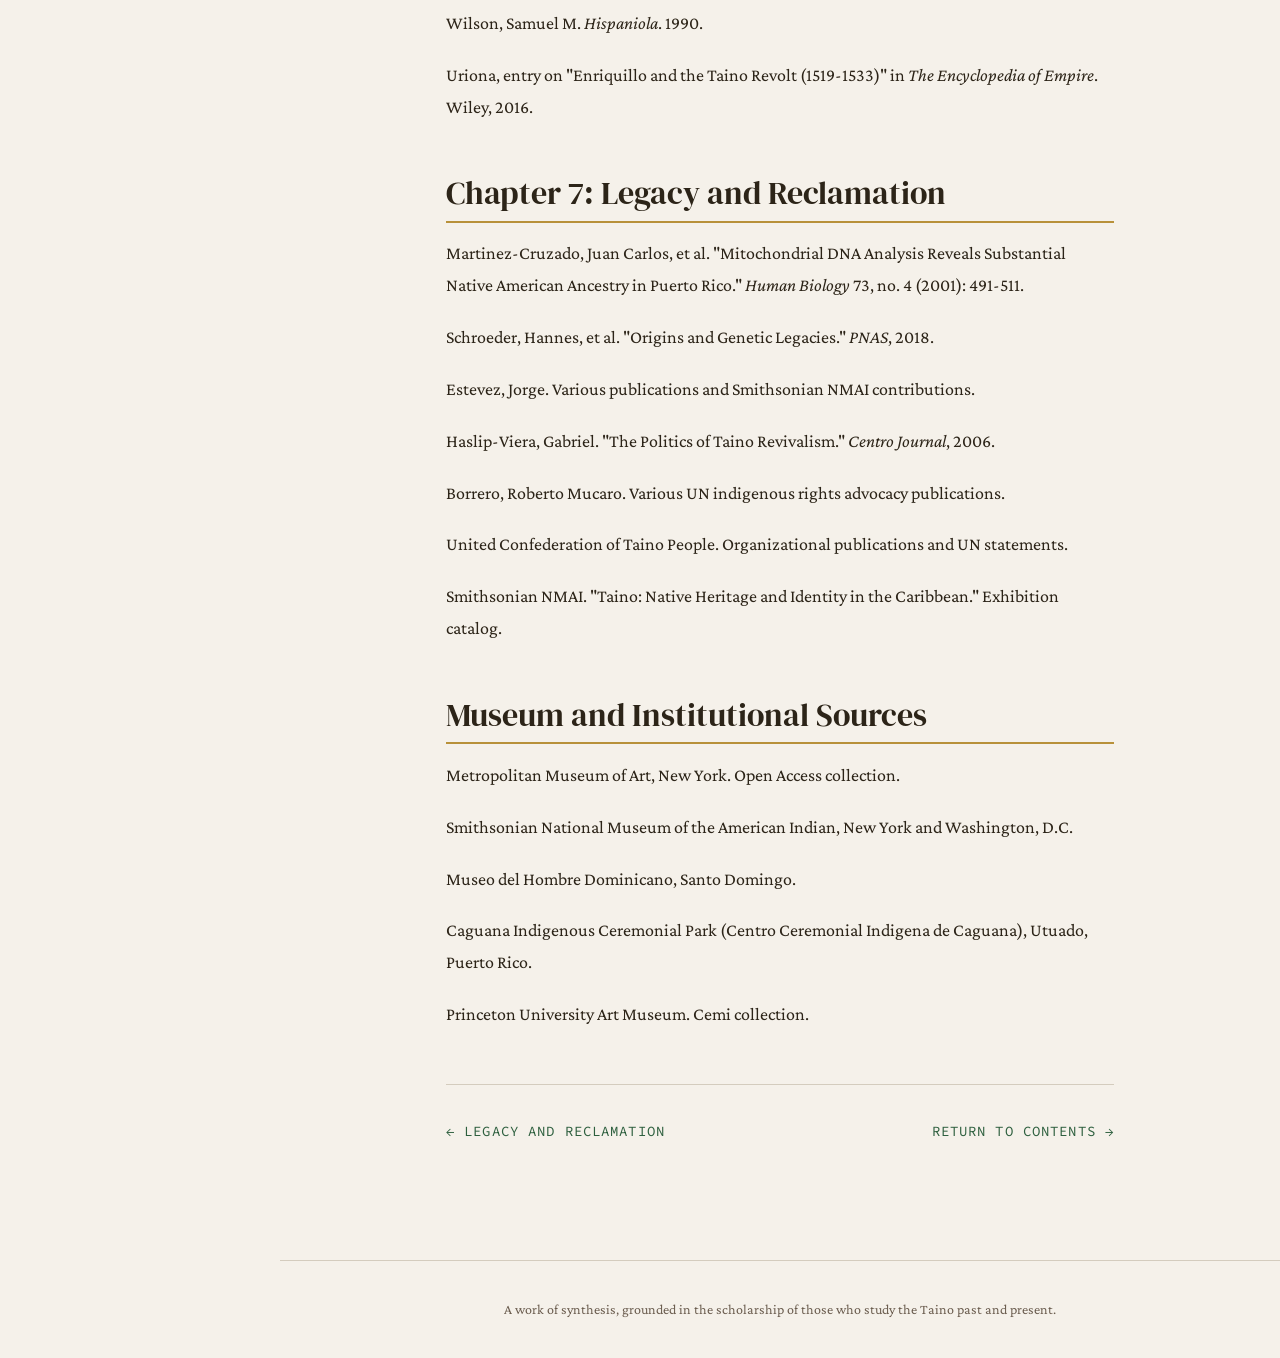
<file: chapters/08-sources.html>
<!DOCTYPE html>
<html lang="en">
<head>
  <meta charset="UTF-8">
  <meta name="viewport" content="width=device-width, initial-scale=1.0">
  <title>Bibliography and Sources, The Taino World</title>
  <link rel="stylesheet" href="../css/style.css">
</head>
<body>

<button class="menu-toggle" aria-label="Toggle navigation">&#9776;</button>
<div class="sidebar-overlay"></div>

<div class="site-wrapper">
  <aside class="sidebar">
    <div class="sidebar-header">
      <div class="sidebar-title">The Taino World</div>
      <div class="sidebar-subtitle">A Treatise</div>
    </div>
    <nav>
      <a href="../index.html"><span class="chapter-num">&nbsp;</span> Home</a>
      <a href="01-origins.html"><span class="chapter-num">01</span> Origins</a>
      <a href="02-society.html"><span class="chapter-num">02</span> Society</a>
      <a href="03-cosmos.html"><span class="chapter-num">03</span> Cosmology</a>
      <a href="04-material.html"><span class="chapter-num">04</span> Material Culture</a>
      <a href="05-symbols.html"><span class="chapter-num">05</span> Symbolism</a>
      <a href="06-encounter.html"><span class="chapter-num">06</span> The Encounter</a>
      <a href="07-legacy.html"><span class="chapter-num">07</span> Legacy</a>
      <a href="08-sources.html"><span class="chapter-num">08</span> Sources</a>
    </nav>
  </aside>

  <main class="main-content">
    <div class="content-wrapper">

      <div class="chapter-header">
        <span class="chapter-number">Chapter Eight</span>
        <h1>Bibliography and Sources</h1>
      </div>

      <p>The following bibliography collects the primary sources, secondary scholarship, and institutional references cited throughout this treatise. Entries are organized by chapter, with works cited in multiple chapters listed in full at their first appearance and in abbreviated form thereafter. Primary sources and museum collections are gathered into their own sections.</p>

      <h2>Primary Sources</h2>

      <p>Pane, Fray Ramon. <em>Relacion acerca de las antiguedades de los indios</em>. Critical edition by Jose Juan Arrom. Mexico City: Siglo XXI Editores, 1974 (and subsequent editions). Originally composed c. 1498.</p>

      <p>Las Casas, Bartolome de. <em>Apologetica Historia Sumaria</em>. Edited by Edmundo O'Gorman. Mexico City: UNAM, 1967. Originally composed mid-16th century.</p>

      <p>Las Casas, Bartolome de. <em>Brevisima relacion de la destruccion de las Indias</em>. Seville, 1552.</p>

      <p>Fernandez de Oviedo, Gonzalo. <em>Historia General y Natural de las Indias</em>. Seville, 1535; completed posthumously.</p>

      <p>Columbus, Christopher. <em>Journal of the First Voyage</em> (Diario). Various editions; the surviving version is Las Casas's abstract.</p>

      <h2>Chapter 1: Origins and Migration</h2>

      <p>Rouse, Irving. <em>The Tainos: Rise and Decline of the People Who Greeted Columbus</em>. New Haven: Yale University Press, 1992.</p>

      <p>Keegan, William F. <em>The People Who Discovered Columbus: The Prehistory of the Bahamas</em>. Gainesville: University Press of Florida, 1992.</p>

      <p>Keegan, William F. <em>Taino Indian Myth and Practice: The Arrival of the Stranger King</em>. Gainesville: University Press of Florida, 2007.</p>

      <p>Hofman, Corinne L., et al. "Island Rhythms: The Web of Social Relationships and Interaction Networks in the Lesser Antillean Archipelago between 400 B.C. and A.D. 1492." <em>Latin American Antiquity</em> 18, no. 3 (2007): 243-268.</p>

      <p>Schroeder, Hannes, et al. "Origins and Genetic Legacies of the Caribbean Taino." <em>Proceedings of the National Academy of Sciences</em> 115, no. 10 (2018): 2341-2346.</p>

      <p>Wilson, Samuel M. <em>Hispaniola: Caribbean Chiefdoms in the Age of Columbus</em>. Tuscaloosa: University of Alabama Press, 1990.</p>

      <h2>Chapter 2: Society and Power</h2>

      <p>Wilson, Samuel M. <em>Hispaniola: Caribbean Chiefdoms in the Age of Columbus</em>. Tuscaloosa: University of Alabama Press, 1990.</p>

      <p>Guitar, Lynne A. "Cultural Genesis: Relationships Among Indians, Africans and Spaniards in Rural Hispaniola, First Half of the Sixteenth Century." PhD dissertation, Vanderbilt University, 1998.</p>

      <p>Oliver, Jose R. <em>Caciques and Cemi Idols: The Web Spun by Taino Rulers Between Hispaniola and Puerto Rico</em>. Tuscaloosa: University of Alabama Press, 2009.</p>

      <p>Rouse, Irving. <em>The Tainos</em>. 1992.</p>

      <h2>Chapter 3: Cosmology and Mythology</h2>

      <p>Pane, Fray Ramon. <em>Relacion</em> (Arrom critical edition).</p>

      <p>Oliver, Jose R. <em>Caciques and Cemi Idols</em>. 2009.</p>

      <p>Arrom, Jose Juan. <em>Mitologia y artes prehispanicas de las Antillas</em>. Mexico City: Siglo XXI, 1975.</p>

      <p>Robiou Lamarche, Sebastian. <em>Tainos y Caribes: Las culturas aborigenes antillanas</em>. San Juan: Editorial Punto y Coma, 2003.</p>

      <p>Stevens-Arroyo, Antonio M. <em>Cave of the Jagua: The Mythological World of the Tainos</em>. Albuquerque: University of New Mexico Press, 1988.</p>

      <h2>Chapter 4: Material Culture</h2>

      <p>Rouse, Irving. <em>The Tainos</em>. 1992.</p>

      <p>Oliver, Jose R. <em>Caciques and Cemi Idols</em>. 2009.</p>

      <p>Keegan, William F. <em>The People Who Discovered Columbus</em>. 1992.</p>

      <p>Metropolitan Museum of Art. "Indigenous Arts of the Caribbean." <em>Timeline of Art History</em>.</p>

      <p>Smithsonian National Museum of the American Indian. Taino collection records. Object 053753 (Deminan Caracaracol effigy vessel).</p>

      <h2>Chapter 5: Numerical Symbolism</h2>

      <p>Oliver, Jose R. <em>Caciques and Cemi Idols</em>. 2009.</p>

      <p>Robiou Lamarche, Sebastian. <em>Tainos y Caribes</em>. 2003.</p>

      <p>Rouse, Irving. <em>The Tainos</em>. 1992.</p>

      <h2>Chapter 6: The Colonial Encounter</h2>

      <p>Las Casas, Bartolome de. <em>Apologetica Historia Sumaria</em>; <em>Brevisima relacion</em>.</p>

      <p>Guitar, Lynne A. "Cultural Genesis." 1998.</p>

      <p>Wilson, Samuel M. <em>Hispaniola</em>. 1990.</p>

      <p>Uriona, entry on "Enriquillo and the Taino Revolt (1519-1533)" in <em>The Encyclopedia of Empire</em>. Wiley, 2016.</p>

      <h2>Chapter 7: Legacy and Reclamation</h2>

      <p>Martinez-Cruzado, Juan Carlos, et al. "Mitochondrial DNA Analysis Reveals Substantial Native American Ancestry in Puerto Rico." <em>Human Biology</em> 73, no. 4 (2001): 491-511.</p>

      <p>Schroeder, Hannes, et al. "Origins and Genetic Legacies." <em>PNAS</em>, 2018.</p>

      <p>Estevez, Jorge. Various publications and Smithsonian NMAI contributions.</p>

      <p>Haslip-Viera, Gabriel. "The Politics of Taino Revivalism." <em>Centro Journal</em>, 2006.</p>

      <p>Borrero, Roberto Mucaro. Various UN indigenous rights advocacy publications.</p>

      <p>United Confederation of Taino People. Organizational publications and UN statements.</p>

      <p>Smithsonian NMAI. "Taino: Native Heritage and Identity in the Caribbean." Exhibition catalog.</p>

      <h2>Museum and Institutional Sources</h2>

      <p>Metropolitan Museum of Art, New York. Open Access collection.</p>

      <p>Smithsonian National Museum of the American Indian, New York and Washington, D.C.</p>

      <p>Museo del Hombre Dominicano, Santo Domingo.</p>

      <p>Caguana Indigenous Ceremonial Park (Centro Ceremonial Indigena de Caguana), Utuado, Puerto Rico.</p>

      <p>Princeton University Art Museum. Cemi collection.</p>

      <div class="chapter-nav">
        <a href="07-legacy.html" class="prev">&larr; Legacy and Reclamation</a>
        <a href="../index.html" class="next">Return to Contents &rarr;</a>
      </div>

    </div>

    <footer class="site-footer">
      A work of synthesis, grounded in the scholarship of those who study the Taino past and present.
    </footer>
  </main>
</div>

<script src="../js/nav.js"></script>
</body>
</html>
</file>
<file: css/style.css>
/* ============================================================
   Taíno Culture Treatise — Stylesheet
   ============================================================ */

@import url('https://fonts.googleapis.com/css2?family=Crimson+Pro:ital,wght@0,400;0,600;0,700;1,400;1,600&family=DM+Serif+Display&family=Source+Code+Pro:wght@400;500&display=swap');

/* --- CSS Reset & Base --- */
*, *::before, *::after {
  box-sizing: border-box;
  margin: 0;
  padding: 0;
}

:root {
  --bg:          #F5F1EA;
  --bg-offset:   #ECE7DD;
  --text:        #2C2418;
  --text-muted:  #6B5D4F;
  --accent:      #2D5F3E;
  --accent-light:#3A7A50;
  --gold:        #B8913A;
  --gold-light:  #D4A94A;
  --teal:        #1A5276;
  --teal-light:  #23699A;
  --border:      #D4CCBE;
  --footnote-bg: #EDE8E0;
  --nav-bg:      #2C2418;
  --nav-text:    #E8E2D8;
  --nav-hover:   #B8913A;
  --link:        #1A5276;
  --link-hover:  #23699A;
  --serif:       'Crimson Pro', Georgia, 'Times New Roman', serif;
  --display:     'DM Serif Display', Georgia, serif;
  --mono:        'Source Code Pro', 'Courier New', monospace;
}

@media (prefers-color-scheme: dark) {
  :root:not([data-theme="light"]) {
    --bg:          #1A1612;
    --bg-offset:   #241F19;
    --text:        #E0D8CC;
    --text-muted:  #A89B8A;
    --accent:      #4DA66A;
    --accent-light:#5FBF7E;
    --gold:        #D4A94A;
    --gold-light:  #E0BC60;
    --teal:        #3A9FD4;
    --teal-light:  #4DB8E8;
    --border:      #3D352A;
    --footnote-bg: #241F19;
    --nav-bg:      #141110;
    --nav-text:    #E0D8CC;
    --nav-hover:   #D4A94A;
    --link:        #3A9FD4;
    --link-hover:  #4DB8E8;
  }
}

:root[data-theme="dark"] {
  --bg:          #1A1612;
  --bg-offset:   #241F19;
  --text:        #E0D8CC;
  --text-muted:  #A89B8A;
  --accent:      #4DA66A;
  --accent-light:#5FBF7E;
  --gold:        #D4A94A;
  --gold-light:  #E0BC60;
  --teal:        #3A9FD4;
  --teal-light:  #4DB8E8;
  --border:      #3D352A;
  --footnote-bg: #241F19;
  --nav-bg:      #141110;
  --nav-text:    #E0D8CC;
  --nav-hover:   #D4A94A;
  --link:        #3A9FD4;
  --link-hover:  #4DB8E8;
}

html {
  font-size: 18px;
  scroll-behavior: smooth;
}

body {
  font-family: var(--serif);
  color: var(--text);
  background: var(--bg);
  line-height: 1.78;
  -webkit-font-smoothing: antialiased;
  -moz-osx-font-smoothing: grayscale;
}

/* --- Typography --- */
h1, h2, h3, h4 {
  font-family: var(--display);
  font-weight: 400;
  line-height: 1.25;
  color: var(--text);
}

h1 {
  font-size: 2.6rem;
  margin-bottom: 1rem;
  letter-spacing: -0.02em;
}

h2 {
  font-size: 1.8rem;
  margin-top: 2.8rem;
  margin-bottom: 0.8rem;
  padding-bottom: 0.4rem;
  border-bottom: 2px solid var(--gold);
}

h3 {
  font-size: 1.35rem;
  margin-top: 2rem;
  margin-bottom: 0.6rem;
  color: var(--accent);
}

h4 {
  font-size: 1.1rem;
  margin-top: 1.5rem;
  margin-bottom: 0.5rem;
  font-family: var(--serif);
  font-weight: 700;
}

p {
  margin-bottom: 1.1rem;
}

a {
  color: var(--link);
  text-decoration: none;
  border-bottom: 1px solid transparent;
  transition: border-color 0.2s, color 0.2s;
}

a:hover {
  color: var(--link-hover);
  border-bottom-color: var(--link-hover);
}

blockquote {
  margin: 1.5rem 0;
  padding: 1rem 1.5rem;
  border-left: 4px solid var(--teal);
  background: var(--bg-offset);
  font-style: italic;
  color: var(--text-muted);
}

blockquote cite {
  display: block;
  margin-top: 0.5rem;
  font-style: normal;
  font-size: 0.85rem;
  color: var(--text-muted);
}

/* --- Layout --- */
.site-wrapper {
  display: flex;
  min-height: 100vh;
}

.sidebar {
  position: fixed;
  top: 0;
  left: 0;
  width: 280px;
  height: 100vh;
  background: var(--nav-bg);
  color: var(--nav-text);
  overflow-y: auto;
  z-index: 100;
  transition: transform 0.3s ease;
  display: flex;
  flex-direction: column;
}

.sidebar-header {
  padding: 1.5rem 1.2rem 1rem;
  border-bottom: 1px solid rgba(255,255,255,0.1);
}

.sidebar-title {
  font-family: var(--display);
  font-size: 1.15rem;
  color: var(--gold);
  line-height: 1.3;
}

.sidebar-subtitle {
  font-family: var(--mono);
  font-size: 0.65rem;
  text-transform: uppercase;
  letter-spacing: 0.12em;
  color: var(--text-muted);
  margin-top: 0.3rem;
}

.sidebar nav {
  padding: 0.8rem 0;
  flex: 1;
}

.sidebar nav a {
  display: block;
  padding: 0.5rem 1.2rem;
  font-family: var(--serif);
  font-size: 0.88rem;
  color: var(--nav-text);
  border-bottom: none;
  transition: background 0.15s, color 0.15s;
  line-height: 1.4;
}

.sidebar nav a:hover {
  background: rgba(255,255,255,0.06);
  color: var(--nav-hover);
}

.sidebar nav a.active {
  color: var(--gold);
  background: rgba(184,145,58,0.1);
  border-left: 3px solid var(--gold);
  padding-left: calc(1.2rem - 3px);
}

.sidebar nav .chapter-num {
  font-family: var(--mono);
  font-size: 0.7rem;
  color: var(--text-muted);
  margin-right: 0.5rem;
  display: inline-block;
  width: 1.5em;
}

.main-content {
  margin-left: 280px;
  flex: 1;
  min-height: 100vh;
}

.content-wrapper {
  max-width: 740px;
  margin: 0 auto;
  padding: 3rem 2rem 4rem;
}

/* --- Chapter Header --- */
.chapter-header {
  margin-bottom: 2.5rem;
  padding-bottom: 1.5rem;
  border-bottom: 1px solid var(--border);
}

.chapter-number {
  font-family: var(--mono);
  font-size: 0.75rem;
  text-transform: uppercase;
  letter-spacing: 0.15em;
  color: var(--gold);
  display: block;
  margin-bottom: 0.3rem;
}

/* --- Landing Page --- */
.landing-hero {
  text-align: center;
  padding: 4rem 0 3rem;
  border-bottom: 2px solid var(--gold);
  margin-bottom: 2.5rem;
}

.landing-hero h1 {
  font-size: 3rem;
  margin-bottom: 0.6rem;
  color: var(--text);
}

.landing-hero .subtitle {
  font-family: var(--serif);
  font-size: 1.15rem;
  font-style: italic;
  color: var(--text-muted);
  max-width: 480px;
  margin: 0 auto;
  line-height: 1.6;
}

.toc {
  margin: 2rem 0;
}

.toc-item {
  display: flex;
  align-items: baseline;
  padding: 0.7rem 0;
  border-bottom: 1px solid var(--border);
  transition: background 0.15s;
}

.toc-item:hover {
  background: var(--bg-offset);
}

.toc-item a {
  display: flex;
  align-items: baseline;
  width: 100%;
  color: var(--text);
  border-bottom: none;
}

.toc-num {
  font-family: var(--mono);
  font-size: 0.78rem;
  color: var(--gold);
  min-width: 2.5rem;
  flex-shrink: 0;
}

.toc-title {
  font-family: var(--display);
  font-size: 1.15rem;
  flex: 1;
}

.toc-desc {
  font-size: 0.82rem;
  color: var(--text-muted);
  font-style: italic;
  margin-left: auto;
  text-align: right;
  max-width: 40%;
}

/* --- Footnotes --- */
.footnote-ref {
  font-size: 0.7em;
  vertical-align: super;
  line-height: 0;
  margin-left: 1px;
}

.footnote-ref a {
  color: var(--teal);
  font-family: var(--mono);
  font-weight: 500;
  border-bottom: none;
}

.footnote-ref a:hover {
  color: var(--teal-light);
}

.endnotes {
  margin-top: 3rem;
  padding-top: 1.5rem;
  border-top: 2px solid var(--border);
}

.endnotes h2 {
  font-size: 1.3rem;
  border-bottom: none;
  margin-top: 0;
  margin-bottom: 1rem;
  color: var(--text-muted);
}

.endnotes ol {
  padding-left: 1.8rem;
  font-size: 0.85rem;
  line-height: 1.6;
  color: var(--text-muted);
}

.endnotes li {
  margin-bottom: 0.5rem;
  padding-left: 0.3rem;
}

.endnotes li:target {
  background: var(--footnote-bg);
  padding: 0.3rem;
  border-radius: 3px;
}

.backref {
  font-family: var(--mono);
  font-size: 0.75em;
  margin-left: 0.3em;
  color: var(--teal);
  border-bottom: none;
}

/* --- Images & Figures --- */
figure {
  margin: 2rem 0;
  text-align: center;
}

figure img {
  max-width: 100%;
  height: auto;
  border-radius: 4px;
  border: 1px solid var(--border);
}

figcaption {
  font-size: 0.82rem;
  color: var(--text-muted);
  margin-top: 0.6rem;
  font-style: italic;
  line-height: 1.5;
  max-width: 560px;
  margin-left: auto;
  margin-right: auto;
}

/* --- Chapter Navigation --- */
.chapter-nav {
  display: flex;
  justify-content: space-between;
  margin-top: 3rem;
  padding-top: 1.5rem;
  border-top: 1px solid var(--border);
  gap: 1rem;
}

.chapter-nav a {
  font-family: var(--mono);
  font-size: 0.78rem;
  text-transform: uppercase;
  letter-spacing: 0.08em;
  color: var(--accent);
  border-bottom: none;
  padding: 0.4rem 0;
}

.chapter-nav a:hover {
  color: var(--accent-light);
}

.chapter-nav .next {
  margin-left: auto;
  text-align: right;
}

/* --- Mobile Toggle --- */
.menu-toggle {
  display: none;
  position: fixed;
  top: 1rem;
  left: 1rem;
  z-index: 200;
  background: var(--nav-bg);
  color: var(--nav-text);
  border: none;
  padding: 0.5rem 0.7rem;
  font-size: 1.2rem;
  cursor: pointer;
  border-radius: 4px;
  line-height: 1;
}

/* --- Footer --- */
.site-footer {
  padding: 2rem;
  text-align: center;
  font-size: 0.78rem;
  color: var(--text-muted);
  border-top: 1px solid var(--border);
  margin-top: 2rem;
}

/* --- Responsive --- */
@media (max-width: 900px) {
  .sidebar {
    transform: translateX(-100%);
  }

  .sidebar.open {
    transform: translateX(0);
  }

  .menu-toggle {
    display: block;
  }

  .main-content {
    margin-left: 0;
  }

  .content-wrapper {
    padding: 2rem 1.2rem 3rem;
  }

  .landing-hero h1 {
    font-size: 2.2rem;
  }

  .toc-desc {
    display: none;
  }

  h1 { font-size: 2rem; }
  h2 { font-size: 1.5rem; }
}

@media (max-width: 600px) {
  html {
    font-size: 16px;
  }

  .content-wrapper {
    padding: 1.5rem 1rem 2.5rem;
  }

  .chapter-nav {
    flex-direction: column;
    gap: 0.5rem;
  }

  .chapter-nav .next {
    margin-left: 0;
    text-align: left;
  }
}

/* --- Overlay for mobile sidebar --- */
.sidebar-overlay {
  display: none;
  position: fixed;
  top: 0;
  left: 0;
  width: 100%;
  height: 100%;
  background: rgba(0,0,0,0.5);
  z-index: 99;
}

.sidebar-overlay.active {
  display: block;
}

/* --- Tables --- */
table {
  width: 100%;
  border-collapse: collapse;
  margin: 1.5rem 0;
  font-size: 0.9rem;
  overflow-x: auto;
  display: block;
}

th, td {
  padding: 0.5rem 0.8rem;
  text-align: left;
  border-bottom: 1px solid var(--border);
}

th {
  font-family: var(--mono);
  font-size: 0.75rem;
  text-transform: uppercase;
  letter-spacing: 0.08em;
  color: var(--text-muted);
  font-weight: 500;
}

/* --- Lists within prose --- */
.content-wrapper ul,
.content-wrapper ol {
  margin-bottom: 1.1rem;
  padding-left: 1.5rem;
}

.content-wrapper li {
  margin-bottom: 0.3rem;
}
</file>
